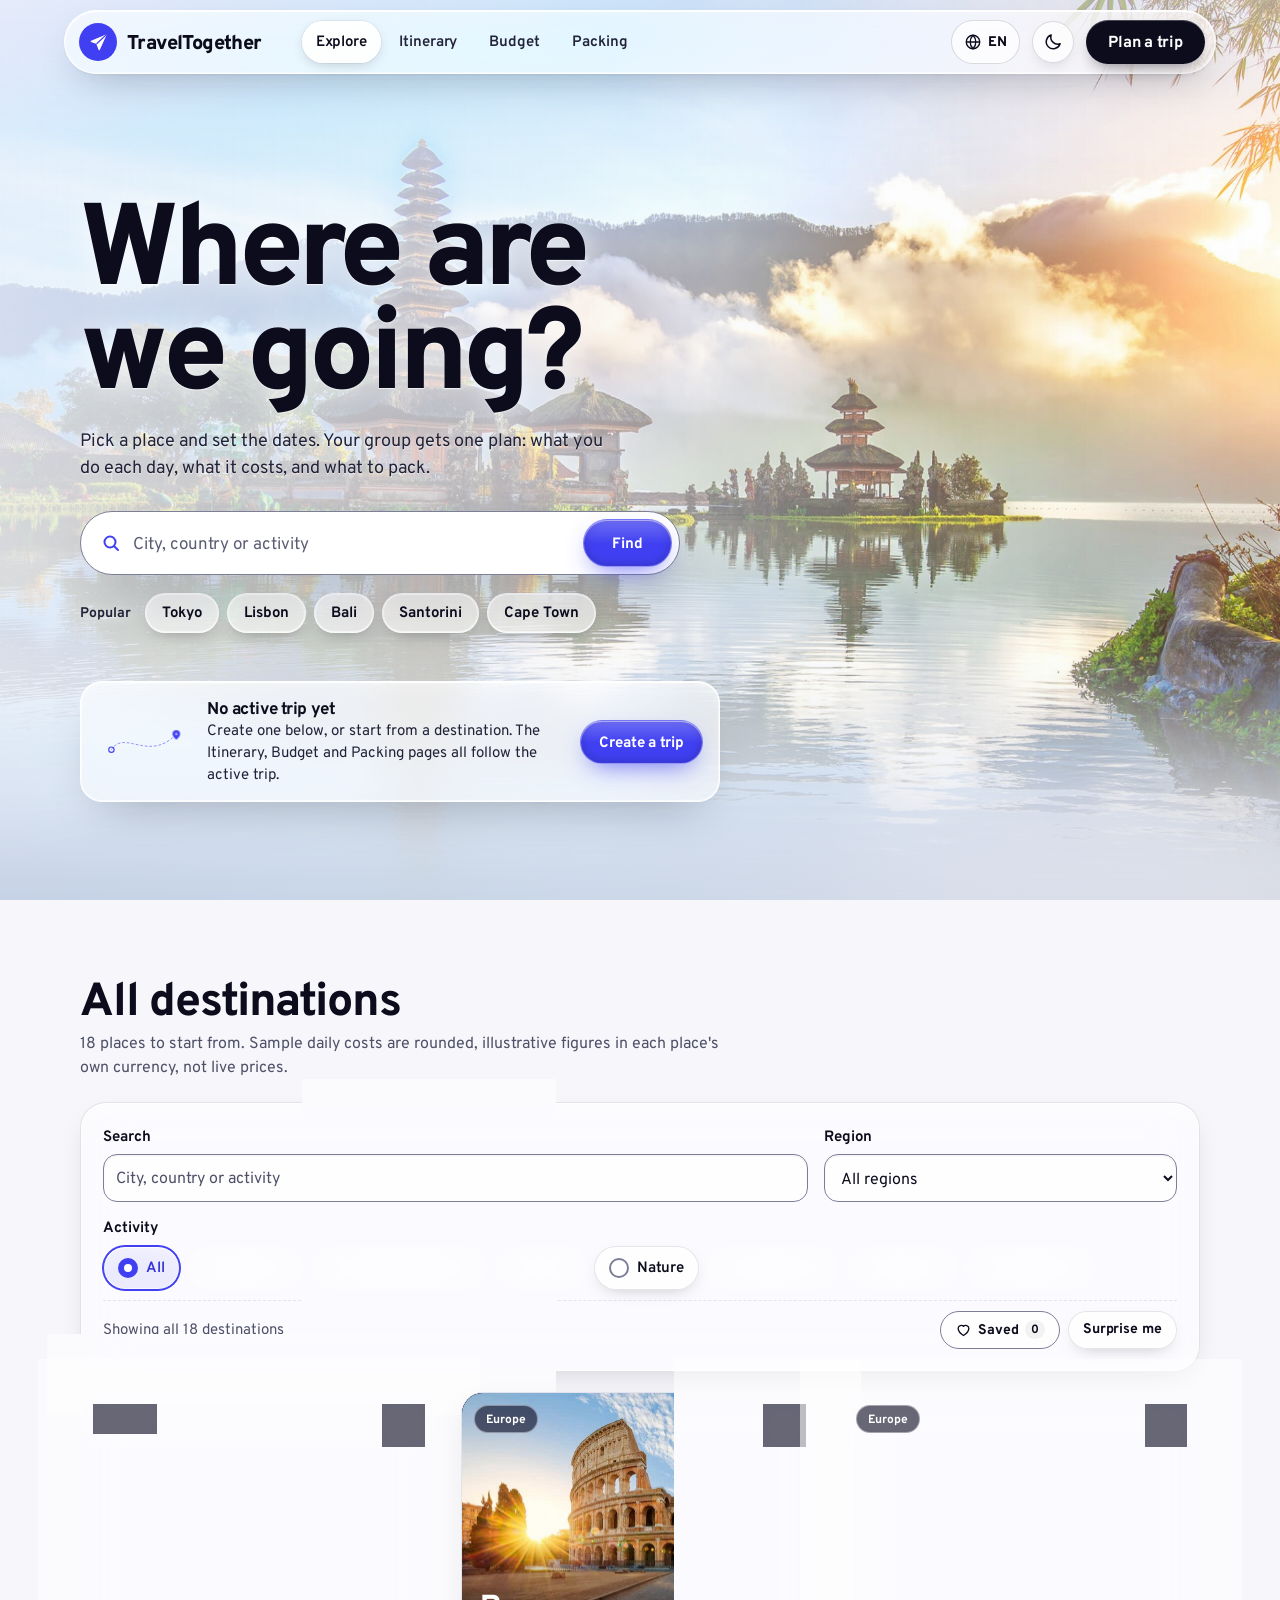
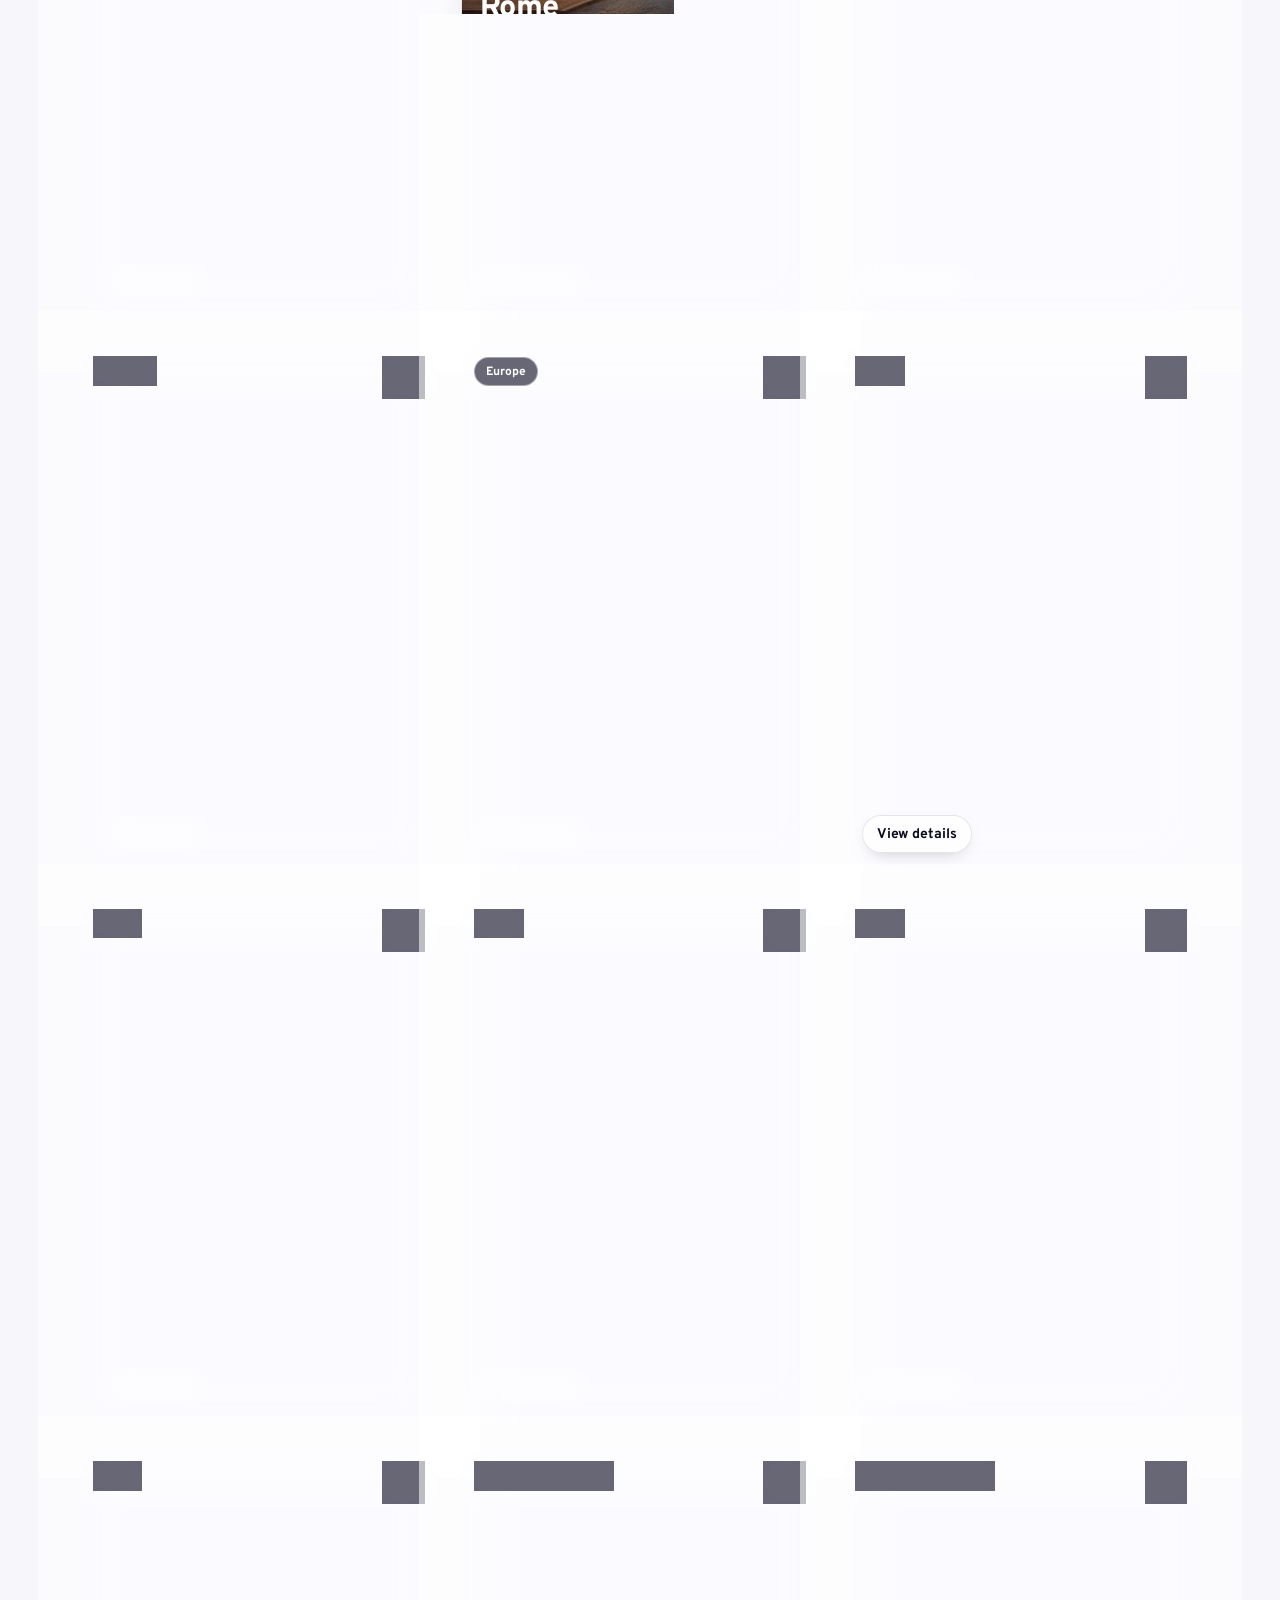
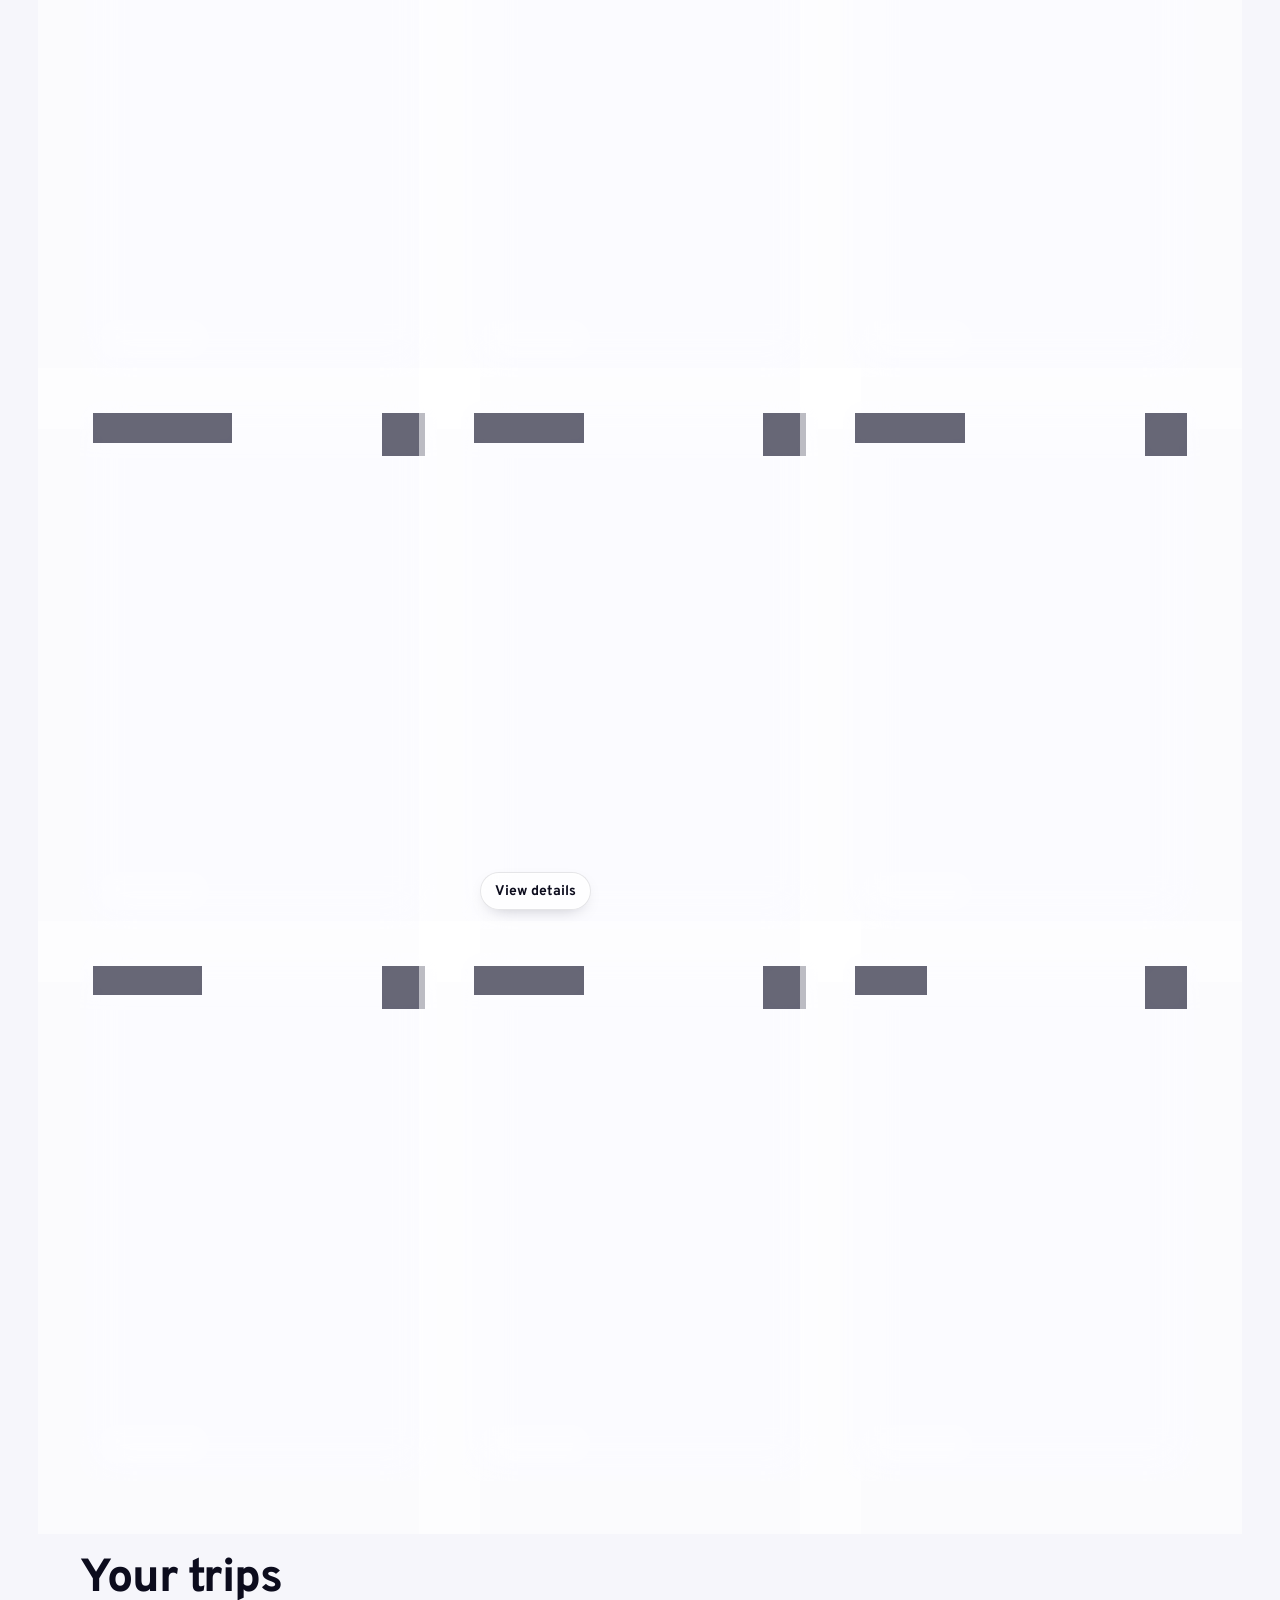
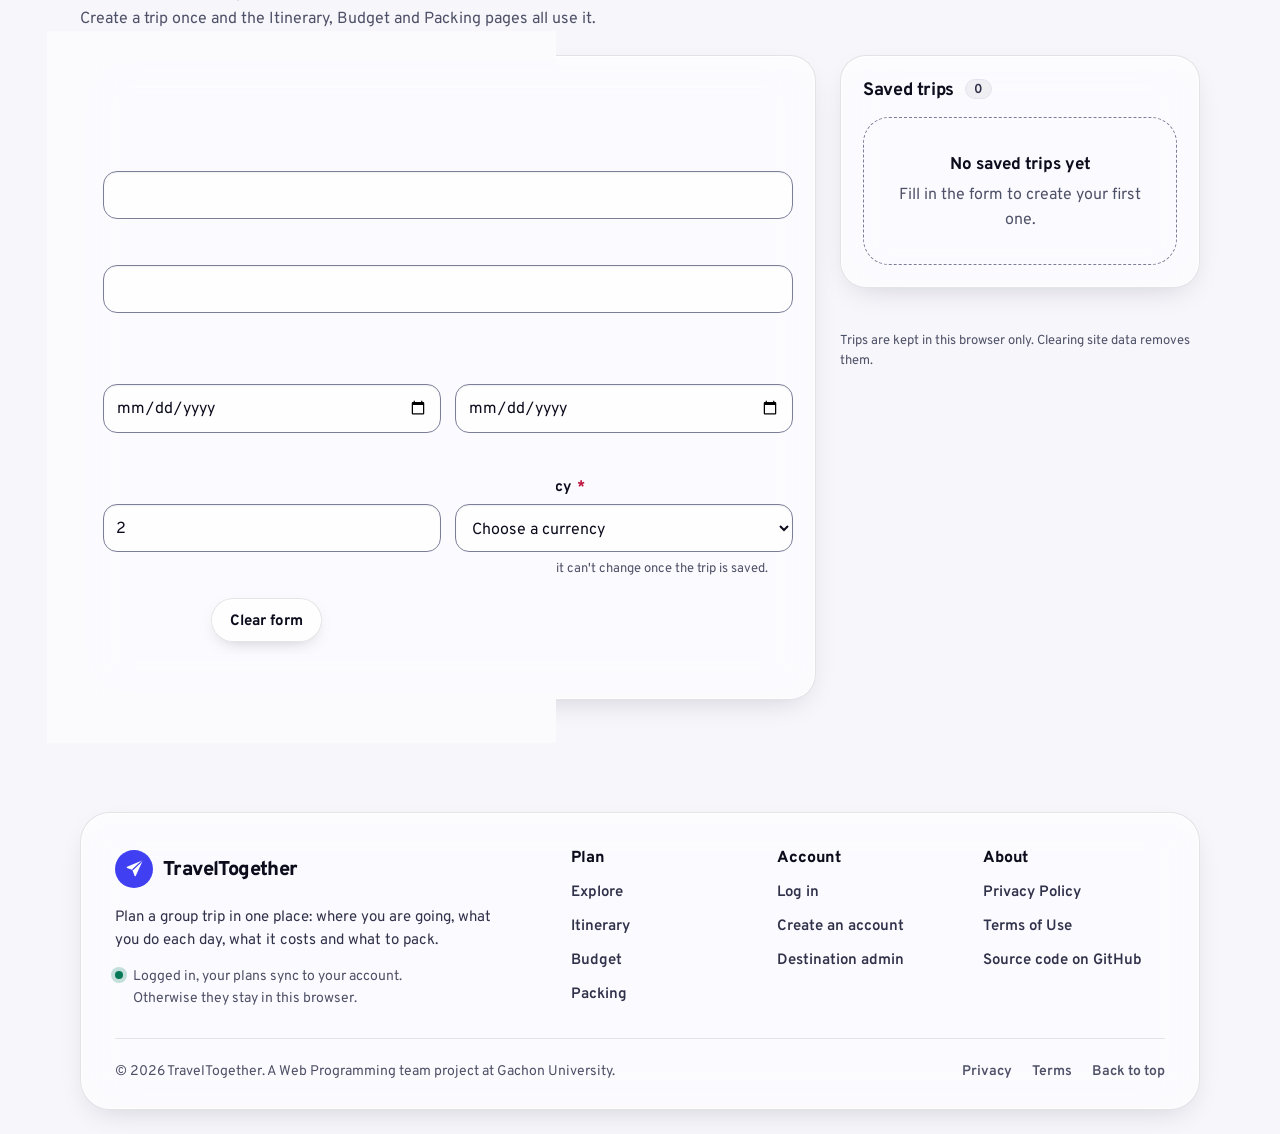
<file: index.html>
<!doctype html>
<html lang="en">
  <head>
    <meta charset="utf-8">
    <meta name="viewport" content="width=device-width, initial-scale=1">
    <meta name="color-scheme" content="light dark">
    <meta name="theme-color" content="#0b0b22">
    <meta name="description" content="Browse destinations with sample daily costs, then create the trip your itinerary, budget and packing list will share.">
    <title>Explore destinations · TravelTogether</title>
    <link rel="icon" type="image/svg+xml" href="./logo.svg">
    <link rel="preload" href="./fonts/overpass.woff" as="font" type="font/woff" crossorigin>
    <link rel="stylesheet" href="./destinations.css?v=c62054afd0">
    <script>(function () {
  window.TP_I18N_VERSION = {"ru": "45b945db4b", "ko": "9fbc0c7b79", "uz": "33340f5e07"};
  /* Some browsers ship without Uzbek date data and print "2027 M04 10". When that happens,
     Uzbek dates are built from the English parts with Uzbek month and day names, and
     numbers use the Uzbek separators (510 000,50). */
  function uzbekDates() {
    try { if (/yanvar/i.test(new Intl.DateTimeFormat("uz", { month: "long" }).format(new Date(2027, 0, 15)))) return; } catch (error) { return; }
    var DTF = Intl.DateTimeFormat, NF = Intl.NumberFormat;
    var M = ["yanvar", "fevral", "mart", "aprel", "may", "iyun", "iyul", "avgust", "sentabr", "oktabr", "noyabr", "dekabr"];
    var MS = ["yan", "fev", "mar", "apr", "may", "iyn", "iyl", "avg", "sen", "okt", "noy", "dek"];
    var W = ["yakshanba", "dushanba", "seshanba", "chorshanba", "payshanba", "juma", "shanba"];
    var WS = ["Yak", "Dush", "Sesh", "Chor", "Pay", "Jum", "Shan"];
    var uz = function (locales) { return /^uz/i.test(String(Array.isArray(locales) ? locales[0] : locales || "")); };
    function UzDate(locales, options) {
      if (!uz(locales)) return new DTF(locales, options);
      var inner = new DTF("en-GB", Object.assign({}, options, { hourCycle: "h23" }));
      var opt = inner.resolvedOptions();
      var word = function (part, date) {
        if (part.type === "month" && !/numeric|2-digit/.test(opt.month)) return Object.assign({}, part, { value: (opt.month === "long" ? M : MS)[date.getMonth()] });
        if (part.type === "weekday") return Object.assign({}, part, { value: (opt.weekday === "long" ? W : WS)[date.getDay()] });
        return part;
      };
      var join = function (parts) {
        var out = "";
        for (var i = 0; i < parts.length; i++) {
          var p = parts[i], next = parts[i + 2];
          if (p.type === "day" && parts[i + 1] && parts[i + 1].type === "literal" && next && next.type === "month" && isNaN(next.value)) { out += p.value + "-" + next.value; i += 2; continue; }
          out += p.value;
        }
        return out;
      };
      var self = Object.create(UzDate.prototype);
      self.formatToParts = function (date) { date = new Date(date === undefined ? Date.now() : date); return inner.formatToParts(date).map(function (p) { return word(p, date); }); };
      self.format = function (date) { return join(self.formatToParts(date)); };
      self.formatRangeToParts = function (a, b) { var A = new Date(a), B = new Date(b); return inner.formatRangeToParts(A, B).map(function (p) { return word(p, p.source === "endRange" ? B : A); }); };
      self.formatRange = function (a, b) { return join(self.formatRangeToParts(a, b)); };
      self.resolvedOptions = function () { return Object.assign({}, opt, { locale: "uz" }); };
      return self;
    }
    UzDate.supportedLocalesOf = DTF.supportedLocalesOf;
    function UzNumber(locales, options) { return new NF(uz(locales) ? "ru" : locales, options); }
    UzNumber.supportedLocalesOf = NF.supportedLocalesOf;
    Intl.DateTimeFormat = UzDate;
    Intl.NumberFormat = UzNumber;
  }
  var theme = null;
  try { theme = window.localStorage.getItem("tp:theme"); } catch (error) {}
  if (theme !== "light" && theme !== "dark") {
    theme = window.matchMedia && window.matchMedia("(prefers-color-scheme: dark)").matches ? "dark" : "light";
  }
  document.documentElement.setAttribute("data-theme", theme);
  var lang = null;
  try { lang = window.localStorage.getItem("tp:lang"); } catch (error) {}
  if (lang === "ru" || lang === "ko" || lang === "uz") {
    document.documentElement.setAttribute("data-lang", lang);
    if (lang === "uz") uzbekDates();
    document.documentElement.setAttribute("lang", lang === "uz" ? "uz-Latn" : lang);
    var dict = document.createElement("script");
    dict.src = "./i18n/" + lang + ".js?v=" + (window.TP_I18N_VERSION || {})[lang];
    dict.async = true;
    document.head.appendChild(dict);
  }
  var meta = document.querySelector('meta[name="theme-color"]');
  if (meta) meta.setAttribute("content", theme === "dark" ? "#060b18" : "#f8fafc");
})();</script>
    <script type="speculationrules">{"prefetch": [{"source": "document", "where": {"selector_matches": ".primary-nav a, .footer-links a, .header-cta, .brand"}, "eagerness": "moderate"}]}</script>
  </head>
  <body>
    <a class="skip-link" href="#main">Skip to main content</a>
    <header class="site-header">
      <div class="header-inner">
        <a class="brand" href="./index.html"><span class="brand-mark"><svg viewBox="0 0 24 24" aria-hidden="true" focusable="false"><path d="M21 3 3 10.6l7 2.6L12.8 21 21 3z"/><path d="M10 13.2 21 3"/></svg></span><span>TravelTogether</span></a>
        <nav class="primary-nav" aria-label="Primary">
          <a href="./index.html" aria-current="page">Explore</a>
          <a href="./itinerary.html">Itinerary</a>
          <a href="./budget.html">Budget</a>
          <a href="./packing.html">Packing</a>
        </nav>
        <div class="account" id="account" hidden></div>
        <details class="lang-menu" id="lang-menu">
          <summary class="lang-button" aria-label="Language" title="Language">
            <svg viewBox="0 0 24 24" aria-hidden="true" focusable="false"><circle cx="12" cy="12" r="9"/><path d="M3 12h18M12 3c2.5 2.6 3.8 5.6 3.8 9s-1.3 6.4-3.8 9c-2.5-2.6-3.8-5.6-3.8-9S9.5 5.6 12 3z"/></svg>
            <span class="lang-current" translate="no">EN</span>
          </summary>
          <div class="lang-list" role="group" aria-label="Language"></div>
        </details>
        <button class="theme-toggle" id="theme-toggle" type="button" aria-label="Switch theme" title="Switch theme">
          <svg class="icon-moon" viewBox="0 0 24 24" aria-hidden="true" focusable="false"><path d="M20.5 14.2A8.5 8.5 0 0 1 9.8 3.5a8.5 8.5 0 1 0 10.7 10.7z"/></svg>
          <svg class="icon-sun" viewBox="0 0 24 24" aria-hidden="true" focusable="false"><circle cx="12" cy="12" r="4.2"/><path d="M12 2.5v2.2M12 19.3v2.2M2.5 12h2.2M19.3 12h2.2M5.3 5.3l1.6 1.6M17.1 17.1l1.6 1.6M18.7 5.3l-1.6 1.6M6.9 17.1l-1.6 1.6"/></svg>
        </button>
        <a class="header-cta" href="./index.html#trip-form" data-i18n="header: Plan a trip">Plan a trip</a>
      </div>
    </header>
    <main id="main" class="page-shell" tabindex="-1">
      <div class="notice" id="notice" hidden>
        <p class="notice-text"></p>
        <button class="icon-button" id="notice-close" type="button" aria-label="Dismiss message"><svg viewBox="0 0 20 20" aria-hidden="true" focusable="false"><path d="M5 5l10 10M15 5L5 15"/></svg></button>
      </div>

      <noscript>
        <p class="notice" data-kind="warning"><span class="notice-text">TravelTogether needs JavaScript to browse destinations and save trips. Please turn it on and reload.</span></p>
      </noscript>

      <section class="hero" aria-labelledby="hero-title">
        <div class="hero-photo" aria-hidden="true"></div>
        <div class="hero-copy">
          <h1 id="hero-title">Where are we going?</h1>
          <p class="lede">Pick a place and set the dates. Your group gets one plan: what you do each day, what it costs, and what to pack.</p>
          <form class="hero-search" id="hero-search" role="search" aria-label="Find a destination">
            <svg viewBox="0 0 20 20" aria-hidden="true" focusable="false"><circle cx="9" cy="9" r="5.5"/><path d="M13.2 13.2 17 17"/></svg>
            <input id="hero-q" type="search" aria-label="Search places, countries or activities" placeholder="City, country or activity" autocomplete="off"
              role="combobox" aria-autocomplete="list" aria-expanded="false" aria-controls="hero-suggest" aria-haspopup="listbox">
            <button class="button button-primary" type="submit">Find</button>
            <div class="suggest" id="hero-suggest" role="listbox" aria-label="Suggestions" hidden></div>
            <p class="visually-hidden" id="suggest-status" role="status" aria-live="polite"></p>
          </form>
          <div class="hero-picks" id="hero-picks">
            <p id="picks-label">Popular</p>
            <ul aria-labelledby="picks-label">
              <li><button class="hero-pick" type="button" data-pick="tokyo">Tokyo</button></li>
              <li><button class="hero-pick" type="button" data-pick="lisbon">Lisbon</button></li>
              <li><button class="hero-pick" type="button" data-pick="bali">Bali</button></li>
              <li><button class="hero-pick" type="button" data-pick="santorini">Santorini</button></li>
              <li><button class="hero-pick" type="button" data-pick="cape-town">Cape Town</button></li>
            </ul>
          </div>
        </div>
        <div id="active-trip"></div>
      </section>

      <section class="section" id="destinations" aria-labelledby="destinations-title">
        <div class="section-head">
          <h2 id="destinations-title" tabindex="-1">All destinations</h2>
          <p class="lede" id="dest-lede">Places to start from. Sample daily costs are rounded, illustrative figures in each place's own currency, not live prices.</p>
        </div>

        <form class="filters panel" id="filters" role="search" aria-label="Filter destinations">
          <div class="filter-row">
            <div class="field">
              <label for="search">Search</label>
              <input id="search" type="search" placeholder="City, country or activity" autocomplete="off">
            </div>
            <div class="field">
              <label for="region">Region</label>
              <select id="region"><option value="all">All regions</option></select>
            </div>
          </div>
          <fieldset>
            <legend>Activity</legend>
            <div class="choice-group" id="activity-group"></div>
          </fieldset>
          <div class="results-bar">
            <p id="results-count" role="status"></p>
            <div class="results-tools">
              <button class="saved-toggle" type="button" id="saved-only" aria-pressed="false"><svg viewBox="0 0 24 24" aria-hidden="true" focusable="false"><path d="M12 20.5s-7.5-4.6-7.5-10.2A4.3 4.3 0 0 1 12 7.6a4.3 4.3 0 0 1 7.5 2.7c0 5.6-7.5 10.2-7.5 10.2z"/></svg>Saved <span id="saved-count">0</span></button>
              <button class="button button-secondary button-small" type="button" id="surprise">Surprise me</button>
              <button class="button button-text button-small" type="button" id="clear-filters" hidden>Clear filters</button>
            </div>
          </div>
        </form>

        <ul class="dest-grid" id="dest-grid" role="list" aria-label="Destinations"></ul>
        <div class="empty-state" id="dest-empty" hidden>
          <strong>No destinations match</strong>
          <span id="dest-empty-text">Try a different word, or clear the filters.</span>
          <button class="button button-secondary" type="button" id="dest-empty-clear">Clear filters</button>
        </div>
      </section>

      <section class="section" id="trips" aria-labelledby="trips-title">
        <div class="section-head">
          <h2 id="trips-title" tabindex="-1">Your trips</h2>
          <p class="lede">Create a trip once and the Itinerary, Budget and Packing pages all use it.</p>
        </div>

        <div class="content-grid">
          <div class="panel" id="trip-panel">
            <div class="panel-head">
              <div>
                <h3 id="form-title" tabindex="-1">Create a trip</h3>
                <p id="form-sub">Start from a destination above, or type your own.</p>
              </div>
            </div>

            <div class="form-success" id="form-success" role="status" tabindex="-1" hidden>
              <p id="form-success-text"></p>
              <div class="form-success-links" id="form-success-links">
                <a href="./itinerary.html">Plan the itinerary</a>
                <a href="./budget.html">Set a budget</a>
                <a href="./packing.html">Start packing</a>
                <button class="button button-secondary button-small" type="button" id="make-active" hidden>Make this the active trip</button>
              </div>
            </div>

            <form id="trip-form" novalidate autocomplete="off" aria-labelledby="form-title">
              <p class="form-error" id="form-error" role="alert" hidden></p>

              <div class="field">
                <label for="trip-title">Trip name <span class="req" aria-hidden="true">*</span></label>
                <input id="trip-title" name="title" type="text" maxlength="80" required aria-describedby="trip-title-error">
                <p class="field-error" id="trip-title-error" role="alert" hidden></p>
              </div>

              <div class="field">
                <label for="trip-destination">Destination <span class="req" aria-hidden="true">*</span></label>
                <input id="trip-destination" name="destination" type="text" maxlength="100" required list="destination-options" aria-describedby="trip-destination-hint trip-destination-error">
                <datalist id="destination-options"></datalist>
                <p class="field-hint" id="trip-destination-hint">Pick a suggestion or type any place.</p>
                <p class="field-error" id="trip-destination-error" role="alert" hidden></p>
              </div>

              <div class="form-row">
                <div class="field">
                  <label for="trip-start">Start date <span class="req" aria-hidden="true">*</span></label>
                  <input id="trip-start" name="startDate" type="date" min="1900-01-01" max="2100-12-31" required aria-describedby="trip-start-error">
                  <p class="field-error" id="trip-start-error" role="alert" hidden></p>
                </div>
                <div class="field">
                  <label for="trip-end">End date <span class="req" aria-hidden="true">*</span></label>
                  <input id="trip-end" name="endDate" type="date" min="1900-01-01" max="2100-12-31" required aria-describedby="trip-end-hint trip-end-error">
                  <p class="field-hint" id="trip-end-hint">Up to 90 days.</p>
                  <p class="field-error" id="trip-end-error" role="alert" hidden></p>
                </div>
              </div>

              <div class="form-row">
                <div class="field">
                  <label for="trip-travelers">Travelers <span class="req" aria-hidden="true">*</span></label>
                  <input id="trip-travelers" name="travelers" type="number" inputmode="numeric" min="1" max="20" step="1" value="2" required aria-describedby="trip-travelers-error">
                  <p class="field-error" id="trip-travelers-error" role="alert" hidden></p>
                </div>
                <div class="field">
                  <label for="trip-currency">Budget currency <span class="req" aria-hidden="true">*</span></label>
                  <select id="trip-currency" name="currency" aria-describedby="trip-currency-hint trip-currency-error"></select>
                  <p class="field-hint" id="trip-currency-hint">Choose carefully: it can't change once the trip is saved.</p>
                  <p class="field-error" id="trip-currency-error" role="alert" hidden></p>
                </div>
              </div>

              <p class="estimate" id="estimate" hidden></p>

              <div class="form-actions">
                <button class="button button-primary" id="save-trip" type="submit">Save trip</button>
                <button class="button button-secondary" id="reset-form" type="button">Clear form</button>
              </div>
              <p class="required-note"><span class="req" aria-hidden="true">*</span> Required</p>
            </form>
          </div>

          <div class="stack">
            <section class="panel" id="saved-trips" aria-labelledby="saved-title">
              <div class="panel-head">
                <h3 id="saved-title" tabindex="-1">Saved trips <span class="count-badge" id="trip-count">0</span></h3>
              </div>
              <ul class="trip-list" id="trip-list" role="list"></ul>
              <div class="empty-state" id="trip-empty">
                <strong>No saved trips yet</strong>
                <span>Fill in the form to create your first one.</span>
              </div>
            </section>
            <p class="storage-note">Trips are kept in this browser only. Clearing site data removes them.</p>
          </div>
        </div>
      </section>

      <dialog class="dialog dialog-wide" id="detail-dialog" aria-labelledby="detail-title">
        <div class="detail">
          <div class="detail-scene" id="detail-scene"></div>
          <a class="photo-credit" id="detail-credit" href="https://en.wikipedia.org/" target="_blank" rel="noopener" hidden>Photo: Wikipedia</a>
          <button class="icon-button detail-close" id="detail-close" type="button" aria-label="Close details"><svg viewBox="0 0 20 20" aria-hidden="true" focusable="false"><path d="M5 5l10 10M15 5L5 15"/></svg></button>
          <div class="detail-body">
            <header>
              <h2 id="detail-title"></h2>
              <p class="muted" id="detail-sub"></p>
            </header>
            <div class="detail-layout">
            <div class="detail-main">
            <p id="detail-blurb"></p>
            <div class="detail-columns">
              <section aria-labelledby="detail-hl-title">
                <h3 id="detail-hl-title">Highlights</h3>
                <ul class="check-list" id="detail-highlights" role="list"></ul>
              </section>
              <section aria-labelledby="detail-facts-title">
                <h3 id="detail-facts-title">Good to know</h3>
                <dl class="facts" id="detail-facts"></dl>
              </section>
            </div>
            <section aria-labelledby="detail-cost-title">
              <h3 id="detail-cost-title">Sample daily costs</h3>
              <p class="muted" id="detail-cost-note"></p>
              <table class="cost-table">
                <caption class="visually-hidden" id="detail-cost-caption"></caption>
                <thead><tr><th scope="col">Per person, per day</th><th scope="col">Sample amount</th></tr></thead>
                <tbody id="detail-cost-rows"></tbody>
                <tfoot><tr><th scope="row">Estimated total</th><td id="detail-cost-total"></td></tr></tfoot>
              </table>
            </section>
            </div>
            <aside class="price-box" aria-labelledby="price-title">
              <p class="price-kicker" id="price-title">Plans from</p>
              <div class="price-main">
                <p class="price-amount"><span id="price-from"></span> <small>per person</small></p>
                <p class="price-note" id="price-note"></p>
                <ul class="price-includes" id="price-includes" role="list"></ul>
                <button class="button button-primary price-cta" id="plans-open" type="button" aria-expanded="false" aria-controls="detail-plans">Other plans</button>
              </div>
            </aside>
            </div>
            <section class="plans" id="detail-plans" aria-labelledby="plans-title" hidden>
              <div class="plans-head">
                <h3 id="plans-title" tabindex="-1">Choose a plan</h3>
                <p class="muted">Cheapest first. Sample prices for planning, not live fares. Choosing a plan creates the trip with its itinerary and budget filled in.</p>
              </div>
              <ol class="plan-list" id="plan-list" aria-label="Plans, cheapest first"></ol>
              <form class="plan-book" id="plan-book" novalidate hidden aria-labelledby="book-title">
                <h4 id="book-title" tabindex="-1"></h4>
                <p class="muted" id="book-summary"></p>
                <div class="book-fields">
                  <div class="field">
                    <label for="book-start">Start date</label>
                    <input id="book-start" name="start" type="date" required aria-describedby="book-start-error">
                    <p class="field-error" id="book-start-error" hidden></p>
                  </div>
                  <div class="field">
                    <label for="book-travelers">Travelers</label>
                    <input id="book-travelers" name="travelers" type="number" min="1" max="20" step="1" inputmode="numeric" required aria-describedby="book-travelers-error">
                    <p class="field-error" id="book-travelers-error" hidden></p>
                  </div>
                </div>
                <p class="book-total" id="book-total" aria-live="polite"></p>
                <div class="book-actions">
                  <button class="button button-secondary" type="button" id="book-back">Back to plans</button>
                  <button class="button button-primary" type="submit" id="book-create">Create my trip</button>
                </div>
              </form>
              <div class="plan-done" id="plan-done" hidden>
                <h4 id="done-title" tabindex="-1"></h4>
                <p id="done-text"></p>
                <div class="done-links">
                  <a class="button button-primary" href="./itinerary.html">Open itinerary</a>
                  <a class="button button-secondary" href="./budget.html">Open budget</a>
                  <a class="button button-secondary" href="./packing.html">Packing list</a>
                </div>
              </div>
            </section>
            <div class="dialog-actions">
              <button class="button button-secondary" type="button" id="detail-dismiss">Close</button>
              <button class="button button-secondary" type="button" id="detail-plan">Plan a trip</button>
            </div>
          </div>
        </div>
      </dialog>
    </main>
    <div id="live" class="visually-hidden" role="status" aria-live="polite" aria-atomic="true"></div>
    <footer class="site-footer">
      <div class="footer-top">
        <div class="footer-brand">
          <a class="brand" href="./index.html"><span class="brand-mark"><svg viewBox="0 0 24 24" aria-hidden="true" focusable="false"><path d="M21 3 3 10.6l7 2.6L12.8 21 21 3z"/><path d="M10 13.2 21 3"/></svg></span><span>TravelTogether</span></a>
          <p>Plan a group trip in one place: where you are going, what you do each day, what it costs and what to pack.</p>
          <p class="footer-save"><span aria-hidden="true"></span>Logged in, your plans sync to your account. Otherwise they stay in this browser.</p>
        </div>
        <nav class="footer-links" aria-label="Footer">
          <div>
            <h2>Plan</h2>
            <ul>
              <li><a href="./index.html">Explore</a></li>
              <li><a href="./itinerary.html">Itinerary</a></li>
              <li><a href="./budget.html">Budget</a></li>
              <li><a href="./packing.html">Packing</a></li>
            </ul>
          </div>
          <div>
            <h2>Account</h2>
            <ul>
              <li><a href="./login.html">Log in</a></li>
              <li><a href="./login.html?mode=signup">Create an account</a></li>
              <li><a href="./admin.html">Destination admin</a></li>
            </ul>
          </div>
          <div>
            <h2>About</h2>
            <ul>
              <li><a href="./privacy.html">Privacy Policy</a></li>
              <li><a href="./terms.html">Terms of Use</a></li>
              <li><a href="https://github.com/muso081/Travel">Source code on GitHub</a></li>
            </ul>
          </div>
        </nav>
      </div>
      <div class="footer-bottom">
        <p>© 2026 TravelTogether. A Web Programming team project at Gachon University.</p>
        <p class="footer-legal"><a href="./privacy.html">Privacy</a><a href="./terms.html">Terms</a><a href="#main">Back to top</a></p>
      </div>
    </footer>
    <script src="./destinations.js?v=ecffdb1899"></script>
  </body>
</html>
</file>
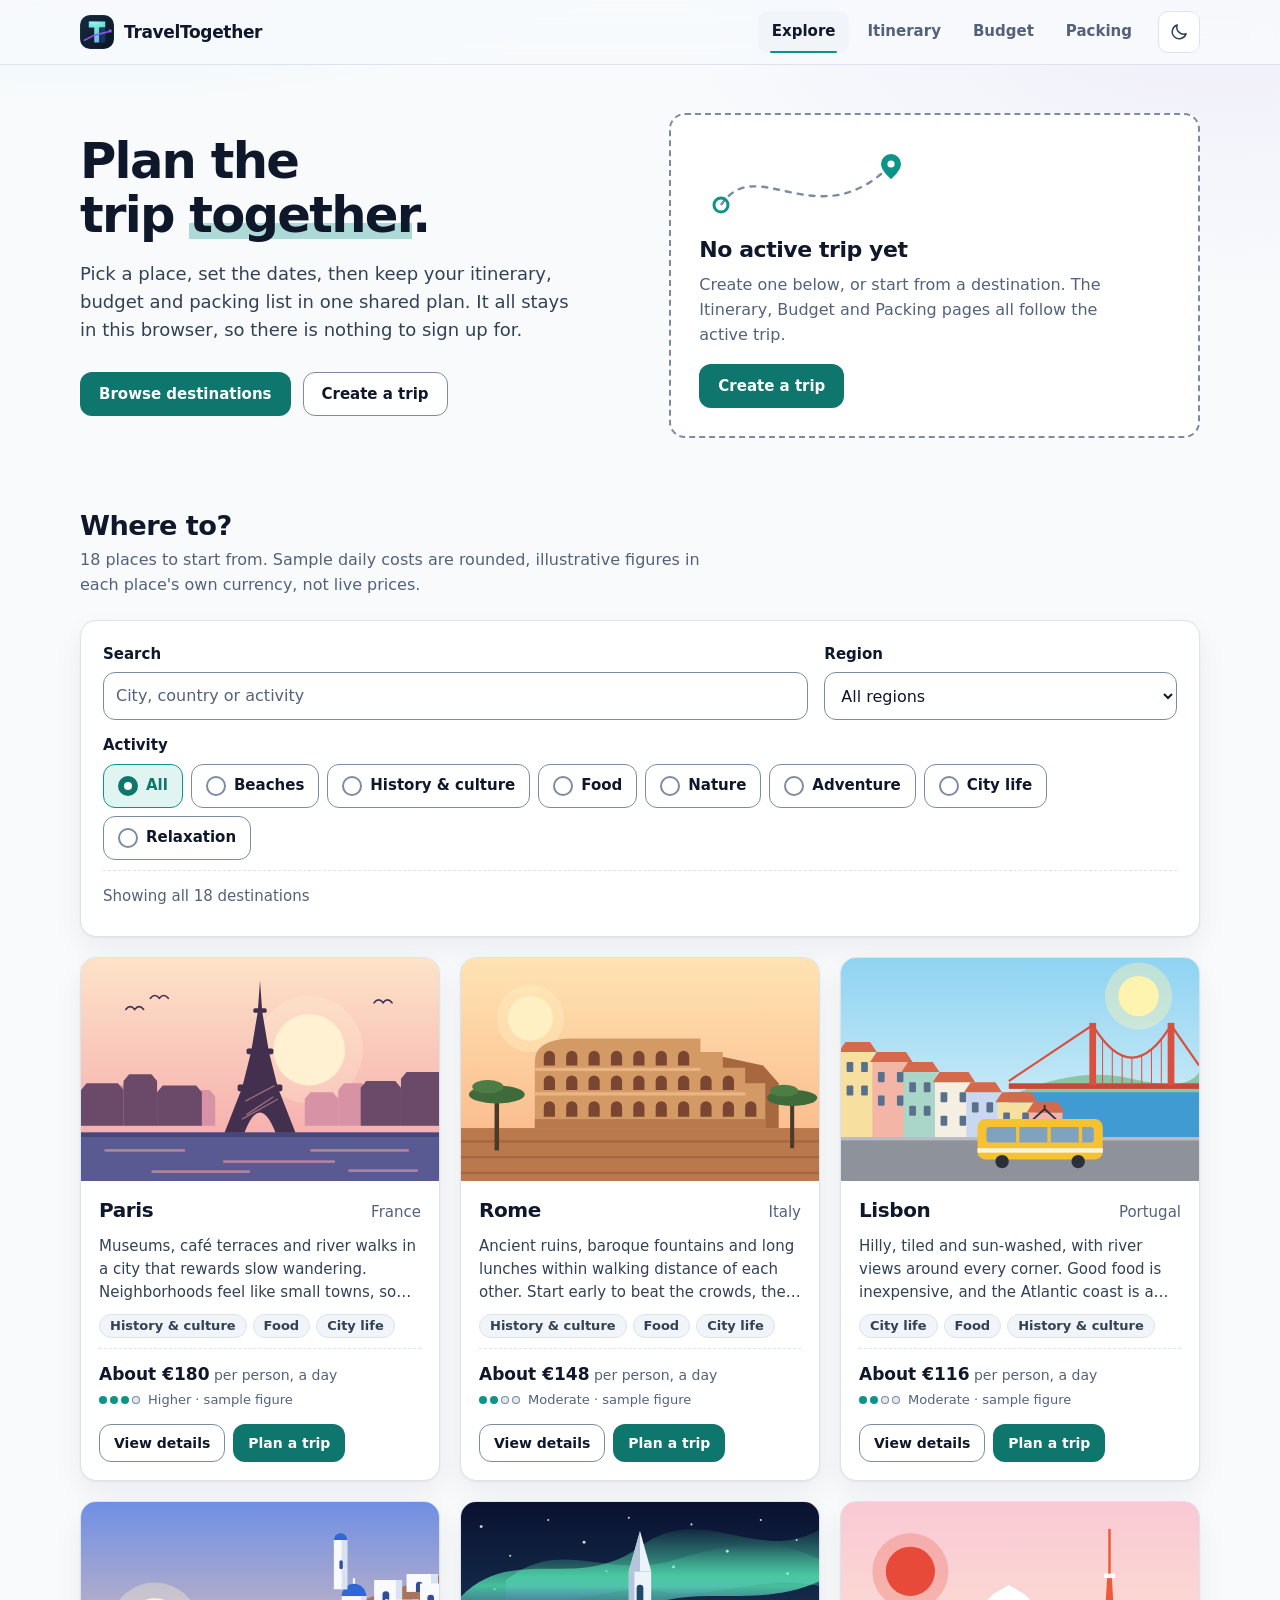
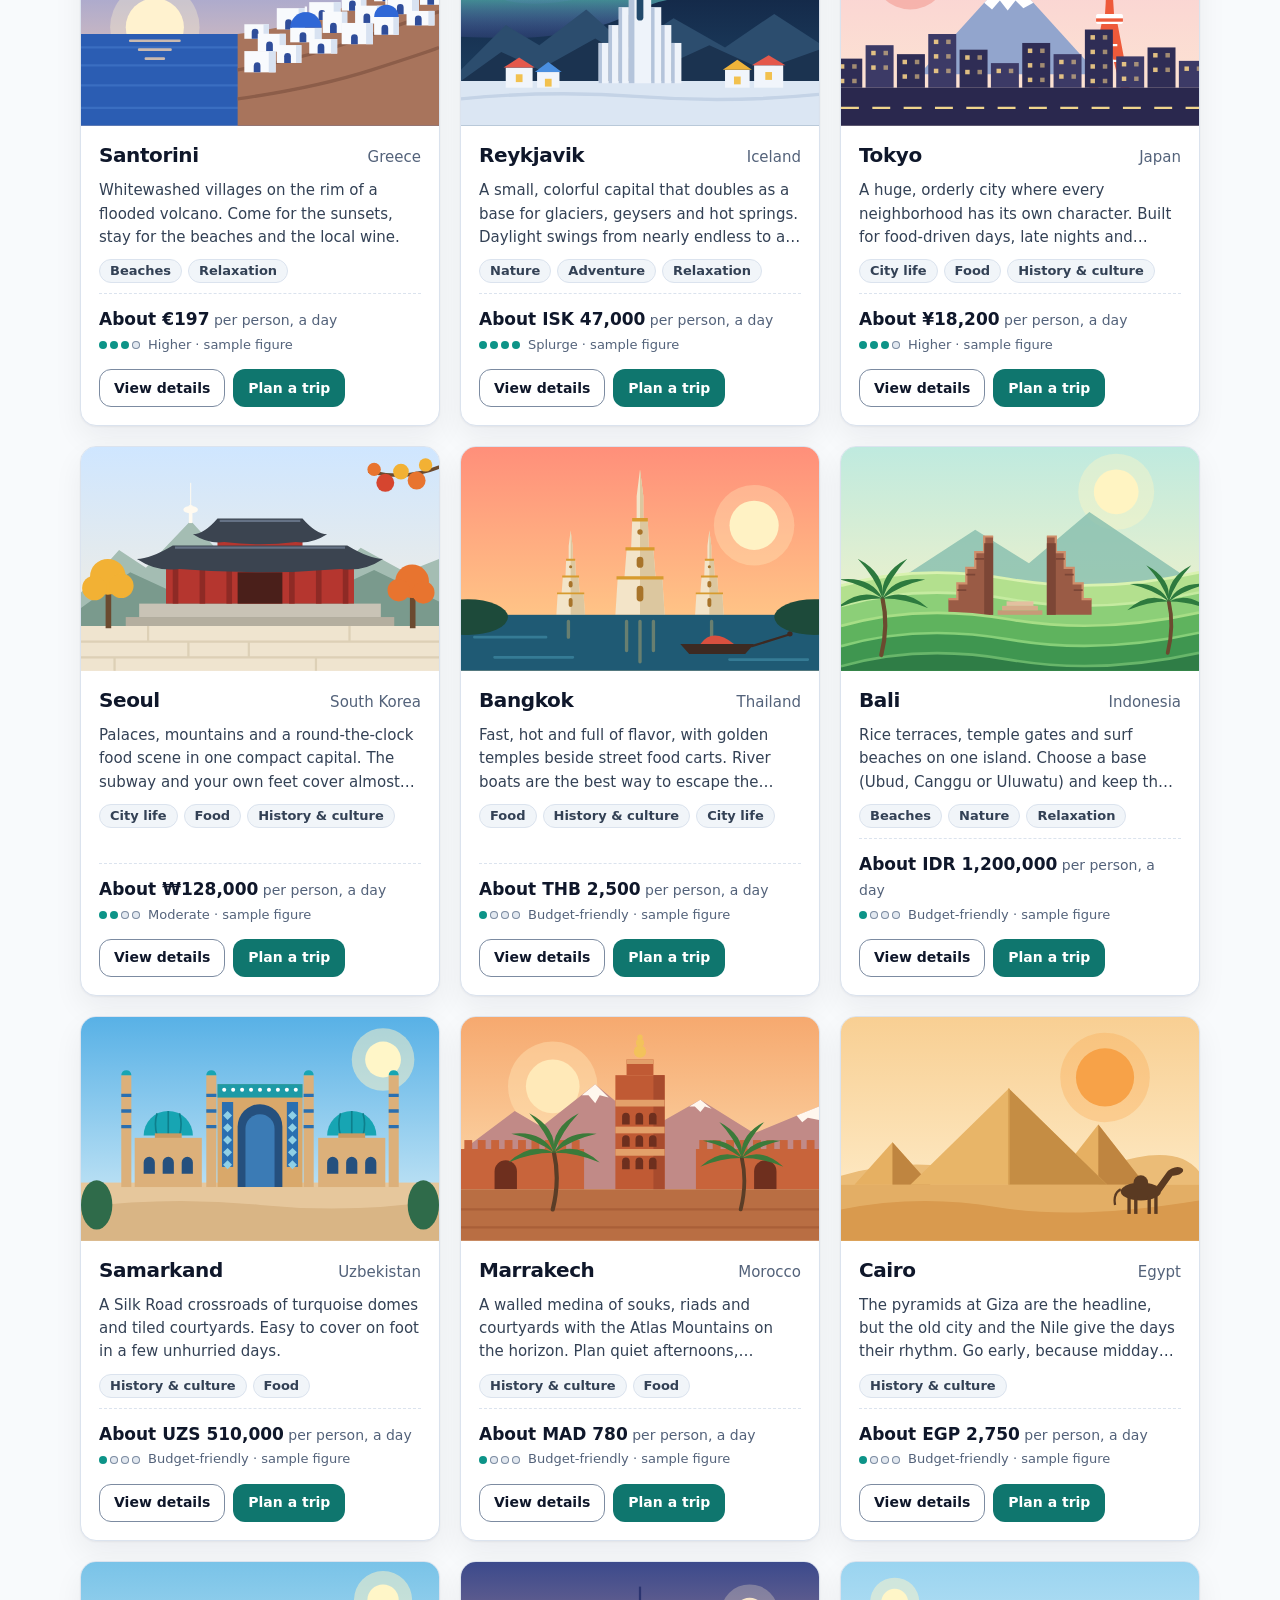
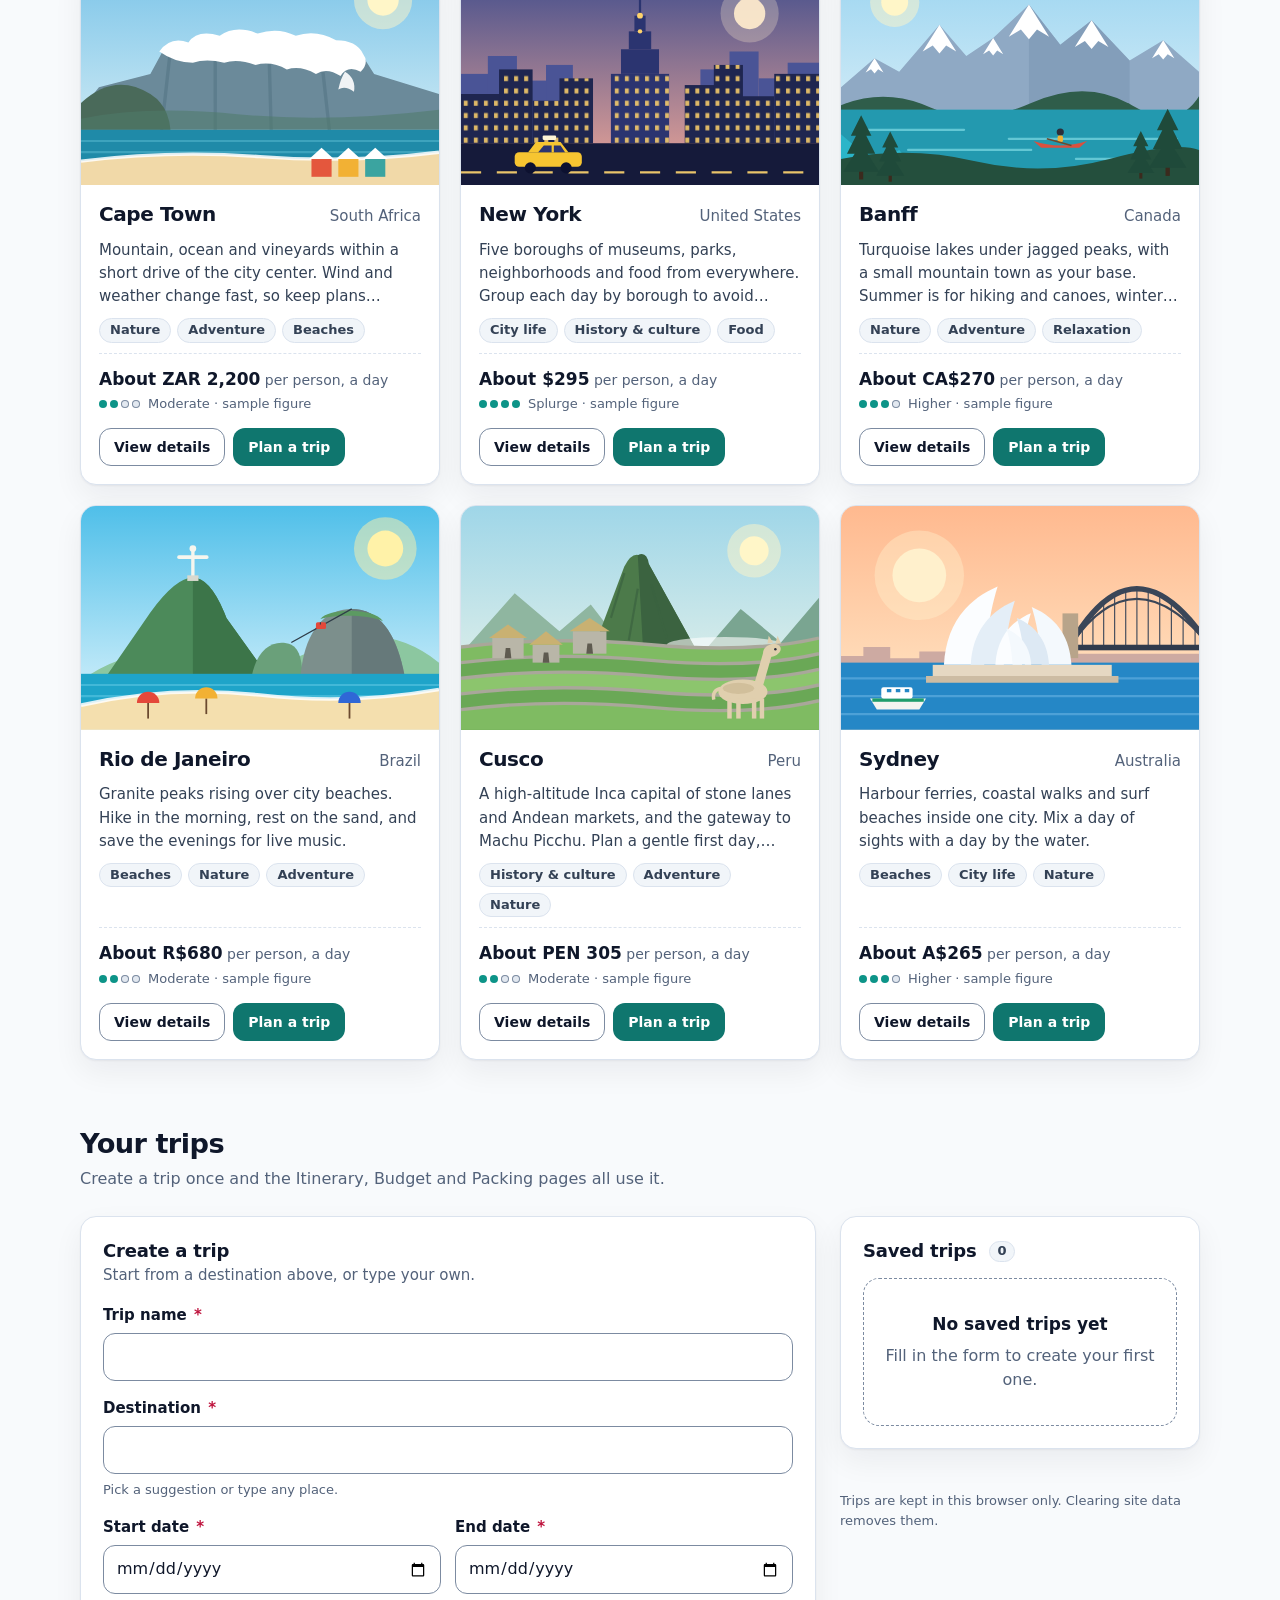
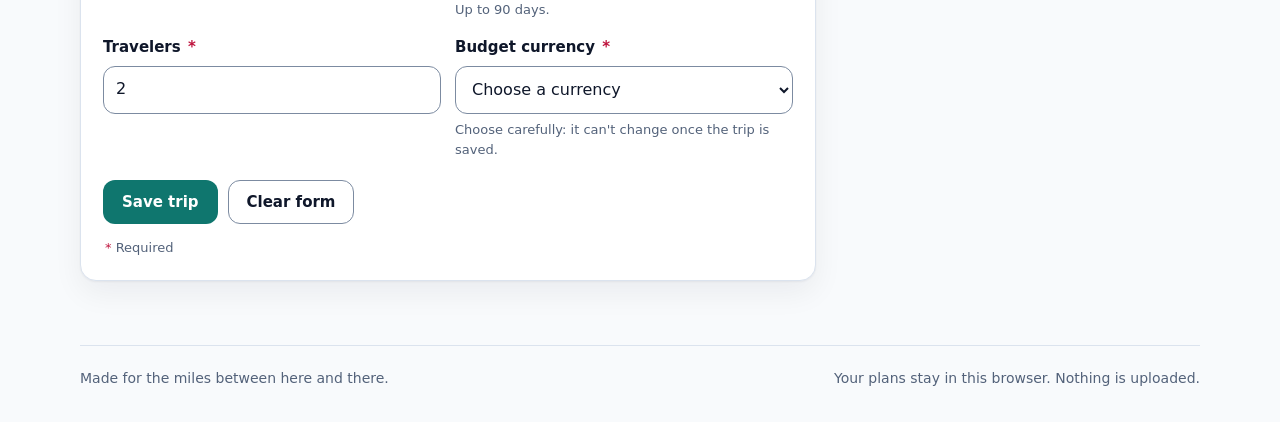
<file: TravelTogether-site-v3/index.html>
<!doctype html>
<html lang="en">
  <head>
    <meta charset="utf-8">
    <meta name="viewport" content="width=device-width, initial-scale=1">
    <meta name="color-scheme" content="light dark">
    <meta name="theme-color" content="#f8fafc">
    <meta name="description" content="Browse destinations with sample daily costs, then create the trip your itinerary, budget and packing list will share.">
    <title>Explore destinations · TravelTogether</title>
    <link rel="icon" type="image/svg+xml" href="./logo.svg">
    <link rel="stylesheet" href="./destinations.css">
    <script>(function () {
  var theme = null;
  try { theme = window.localStorage.getItem("tp:theme"); } catch (error) {}
  if (theme !== "light" && theme !== "dark") {
    theme = window.matchMedia && window.matchMedia("(prefers-color-scheme: dark)").matches ? "dark" : "light";
  }
  document.documentElement.setAttribute("data-theme", theme);
  var meta = document.querySelector('meta[name="theme-color"]');
  if (meta) meta.setAttribute("content", theme === "dark" ? "#060b18" : "#f8fafc");
})();</script>
  </head>
  <body>
    <a class="skip-link" href="#main">Skip to main content</a>
    <header class="site-header">
      <div class="header-inner">
        <a class="brand" href="./index.html"><img src="./logo.svg" alt="" width="34" height="34"><span>TravelTogether</span></a>
        <nav class="primary-nav" aria-label="Primary">
          <a href="./index.html" aria-current="page">Explore</a>
          <a href="./itinerary.html">Itinerary</a>
          <a href="./budget.html">Budget</a>
          <a href="./packing.html">Packing</a>
        </nav>
        <button class="theme-toggle" id="theme-toggle" type="button" aria-label="Switch theme" title="Switch theme">
          <svg class="icon-moon" viewBox="0 0 24 24" aria-hidden="true" focusable="false"><path d="M20.5 14.2A8.5 8.5 0 0 1 9.8 3.5a8.5 8.5 0 1 0 10.7 10.7z"/></svg>
          <svg class="icon-sun" viewBox="0 0 24 24" aria-hidden="true" focusable="false"><circle cx="12" cy="12" r="4.2"/><path d="M12 2.5v2.2M12 19.3v2.2M2.5 12h2.2M19.3 12h2.2M5.3 5.3l1.6 1.6M17.1 17.1l1.6 1.6M18.7 5.3l-1.6 1.6M6.9 17.1l-1.6 1.6"/></svg>
        </button>
      </div>
    </header>
    <main id="main" class="page-shell" tabindex="-1">
      <div class="notice" id="notice" hidden>
        <p class="notice-text"></p>
        <button class="icon-button" id="notice-close" type="button" aria-label="Dismiss message"><svg viewBox="0 0 20 20" aria-hidden="true" focusable="false"><path d="M5 5l10 10M15 5L5 15"/></svg></button>
      </div>

      <noscript>
        <p class="notice" data-kind="warning"><span class="notice-text">TravelTogether needs JavaScript to browse destinations and save trips. Please turn it on and reload.</span></p>
      </noscript>

      <section class="hero" aria-labelledby="hero-title">
        <div class="hero-copy">
          <h1 id="hero-title">Plan the trip <em>together</em>.</h1>
          <p class="lede">Pick a place, set the dates, then keep your itinerary, budget and packing list in one shared plan. It all stays in this browser, so there is nothing to sign up for.</p>
          <div class="hero-actions">
            <a class="button button-primary" href="#destinations" data-jump>Browse destinations</a>
            <a class="button button-secondary" href="#trip-form" data-jump>Create a trip</a>
          </div>
        </div>
        <div id="active-trip"></div>
      </section>

      <section class="section" id="destinations" aria-labelledby="destinations-title">
        <div class="section-head">
          <h2 id="destinations-title" tabindex="-1">Where to?</h2>
          <p class="lede" id="dest-lede">Places to start from. Sample daily costs are rounded, illustrative figures in each place's own currency, not live prices.</p>
        </div>

        <form class="filters panel" id="filters" role="search" aria-label="Filter destinations">
          <div class="filter-row">
            <div class="field">
              <label for="search">Search</label>
              <input id="search" type="search" placeholder="City, country or activity" autocomplete="off">
            </div>
            <div class="field">
              <label for="region">Region</label>
              <select id="region"><option value="all">All regions</option></select>
            </div>
          </div>
          <fieldset>
            <legend>Activity</legend>
            <div class="choice-group" id="activity-group"></div>
          </fieldset>
          <div class="results-bar">
            <p id="results-count" role="status"></p>
            <button class="button button-text button-small" type="button" id="clear-filters" hidden>Clear filters</button>
          </div>
        </form>

        <ul class="dest-grid" id="dest-grid" role="list" aria-label="Destinations"></ul>
        <div class="empty-state" id="dest-empty" hidden>
          <strong>No destinations match</strong>
          <span id="dest-empty-text">Try a different word, or clear the filters.</span>
          <button class="button button-secondary" type="button" id="dest-empty-clear">Clear filters</button>
        </div>
      </section>

      <section class="section" id="trips" aria-labelledby="trips-title">
        <div class="section-head">
          <h2 id="trips-title" tabindex="-1">Your trips</h2>
          <p class="lede">Create a trip once and the Itinerary, Budget and Packing pages all use it.</p>
        </div>

        <div class="content-grid">
          <div class="panel" id="trip-panel">
            <div class="panel-head">
              <div>
                <h3 id="form-title" tabindex="-1">Create a trip</h3>
                <p id="form-sub">Start from a destination above, or type your own.</p>
              </div>
            </div>

            <div class="form-success" id="form-success" role="status" tabindex="-1" hidden>
              <p id="form-success-text"></p>
              <div class="form-success-links" id="form-success-links">
                <a href="./itinerary.html">Plan the itinerary</a>
                <a href="./budget.html">Set a budget</a>
                <a href="./packing.html">Start packing</a>
                <button class="button button-secondary button-small" type="button" id="make-active" hidden>Make this the active trip</button>
              </div>
            </div>

            <form id="trip-form" novalidate autocomplete="off" aria-labelledby="form-title">
              <p class="form-error" id="form-error" role="alert" hidden></p>

              <div class="field">
                <label for="trip-title">Trip name <span class="req" aria-hidden="true">*</span></label>
                <input id="trip-title" name="title" type="text" maxlength="80" required aria-describedby="trip-title-error">
                <p class="field-error" id="trip-title-error" role="alert" hidden></p>
              </div>

              <div class="field">
                <label for="trip-destination">Destination <span class="req" aria-hidden="true">*</span></label>
                <input id="trip-destination" name="destination" type="text" maxlength="100" required list="destination-options" aria-describedby="trip-destination-hint trip-destination-error">
                <datalist id="destination-options"></datalist>
                <p class="field-hint" id="trip-destination-hint">Pick a suggestion or type any place.</p>
                <p class="field-error" id="trip-destination-error" role="alert" hidden></p>
              </div>

              <div class="form-row">
                <div class="field">
                  <label for="trip-start">Start date <span class="req" aria-hidden="true">*</span></label>
                  <input id="trip-start" name="startDate" type="date" min="1900-01-01" max="2100-12-31" required aria-describedby="trip-start-error">
                  <p class="field-error" id="trip-start-error" role="alert" hidden></p>
                </div>
                <div class="field">
                  <label for="trip-end">End date <span class="req" aria-hidden="true">*</span></label>
                  <input id="trip-end" name="endDate" type="date" min="1900-01-01" max="2100-12-31" required aria-describedby="trip-end-hint trip-end-error">
                  <p class="field-hint" id="trip-end-hint">Up to 90 days.</p>
                  <p class="field-error" id="trip-end-error" role="alert" hidden></p>
                </div>
              </div>

              <div class="form-row">
                <div class="field">
                  <label for="trip-travelers">Travelers <span class="req" aria-hidden="true">*</span></label>
                  <input id="trip-travelers" name="travelers" type="number" inputmode="numeric" min="1" max="20" step="1" value="2" required aria-describedby="trip-travelers-error">
                  <p class="field-error" id="trip-travelers-error" role="alert" hidden></p>
                </div>
                <div class="field">
                  <label for="trip-currency">Budget currency <span class="req" aria-hidden="true">*</span></label>
                  <select id="trip-currency" name="currency" aria-describedby="trip-currency-hint trip-currency-error"></select>
                  <p class="field-hint" id="trip-currency-hint">Choose carefully: it can't change once the trip is saved.</p>
                  <p class="field-error" id="trip-currency-error" role="alert" hidden></p>
                </div>
              </div>

              <p class="estimate" id="estimate" hidden></p>

              <div class="form-actions">
                <button class="button button-primary" id="save-trip" type="submit">Save trip</button>
                <button class="button button-secondary" id="reset-form" type="button">Clear form</button>
              </div>
              <p class="required-note"><span class="req" aria-hidden="true">*</span> Required</p>
            </form>
          </div>

          <div class="stack">
            <section class="panel" id="saved-trips" aria-labelledby="saved-title">
              <div class="panel-head">
                <h3 id="saved-title" tabindex="-1">Saved trips <span class="count-badge" id="trip-count">0</span></h3>
              </div>
              <ul class="trip-list" id="trip-list" role="list"></ul>
              <div class="empty-state" id="trip-empty">
                <strong>No saved trips yet</strong>
                <span>Fill in the form to create your first one.</span>
              </div>
            </section>
            <p class="storage-note">Trips are kept in this browser only. Clearing site data removes them.</p>
          </div>
        </div>
      </section>

      <dialog class="dialog dialog-wide" id="detail-dialog" aria-labelledby="detail-title">
        <div class="detail">
          <div class="detail-scene" id="detail-scene"></div>
          <button class="icon-button detail-close" id="detail-close" type="button" aria-label="Close details"><svg viewBox="0 0 20 20" aria-hidden="true" focusable="false"><path d="M5 5l10 10M15 5L5 15"/></svg></button>
          <div class="detail-body">
            <header>
              <h2 id="detail-title"></h2>
              <p class="muted" id="detail-sub"></p>
            </header>
            <p id="detail-blurb"></p>
            <div class="detail-columns">
              <section aria-labelledby="detail-hl-title">
                <h3 id="detail-hl-title">Highlights</h3>
                <ul class="check-list" id="detail-highlights" role="list"></ul>
              </section>
              <section aria-labelledby="detail-facts-title">
                <h3 id="detail-facts-title">Good to know</h3>
                <dl class="facts" id="detail-facts"></dl>
              </section>
            </div>
            <section aria-labelledby="detail-cost-title">
              <h3 id="detail-cost-title">Sample daily costs</h3>
              <p class="muted" id="detail-cost-note"></p>
              <table class="cost-table">
                <caption class="visually-hidden" id="detail-cost-caption"></caption>
                <thead><tr><th scope="col">Per person, per day</th><th scope="col">Sample amount</th></tr></thead>
                <tbody id="detail-cost-rows"></tbody>
                <tfoot><tr><th scope="row">Estimated total</th><td id="detail-cost-total"></td></tr></tfoot>
              </table>
            </section>
            <div class="dialog-actions">
              <button class="button button-secondary" type="button" id="detail-dismiss">Close</button>
              <button class="button button-primary" type="button" id="detail-plan">Plan a trip</button>
            </div>
          </div>
        </div>
      </dialog>
    </main>
    <div id="live" class="visually-hidden" role="status" aria-live="polite" aria-atomic="true"></div>
    <footer class="site-footer">
      <span>Made for the miles between here and there.</span>
      <span>Your plans stay in this browser. Nothing is uploaded.</span>
    </footer>
    <script src="./destinations.js"></script>
  </body>
</html>
</file>
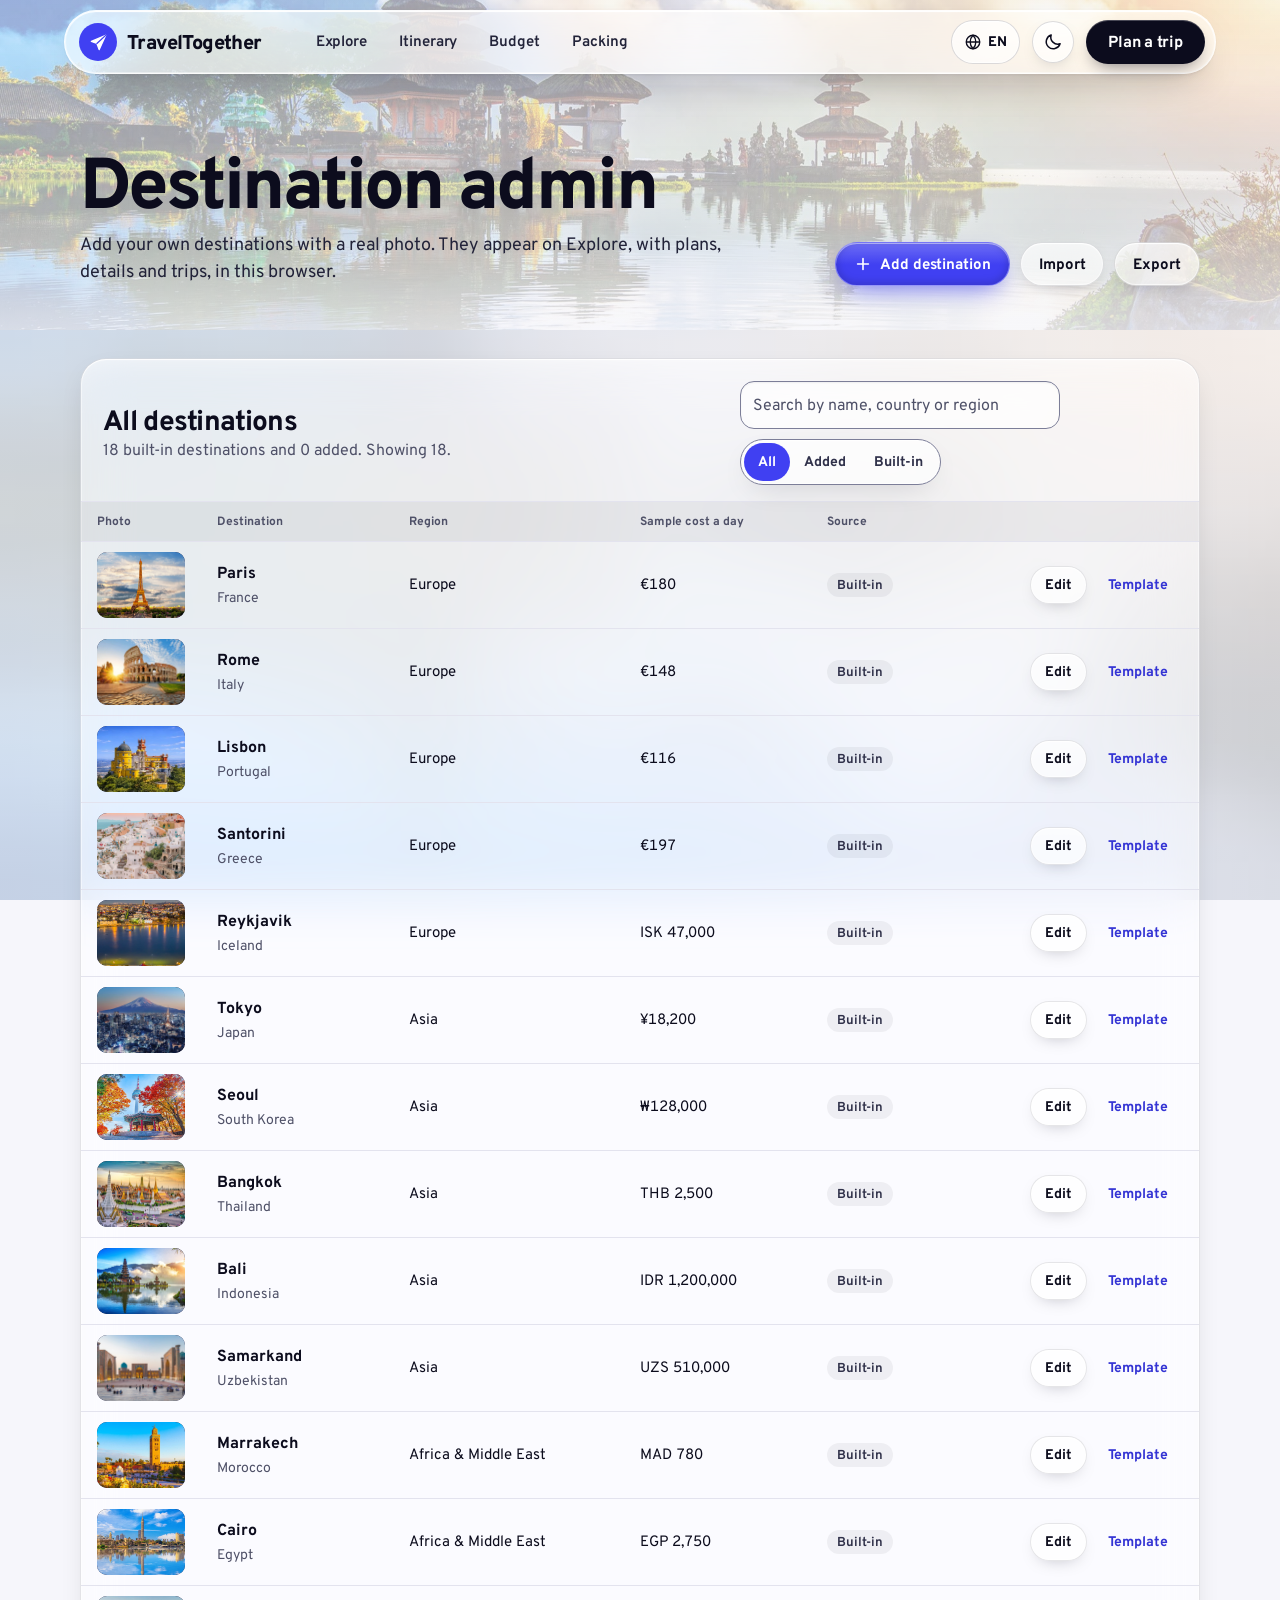
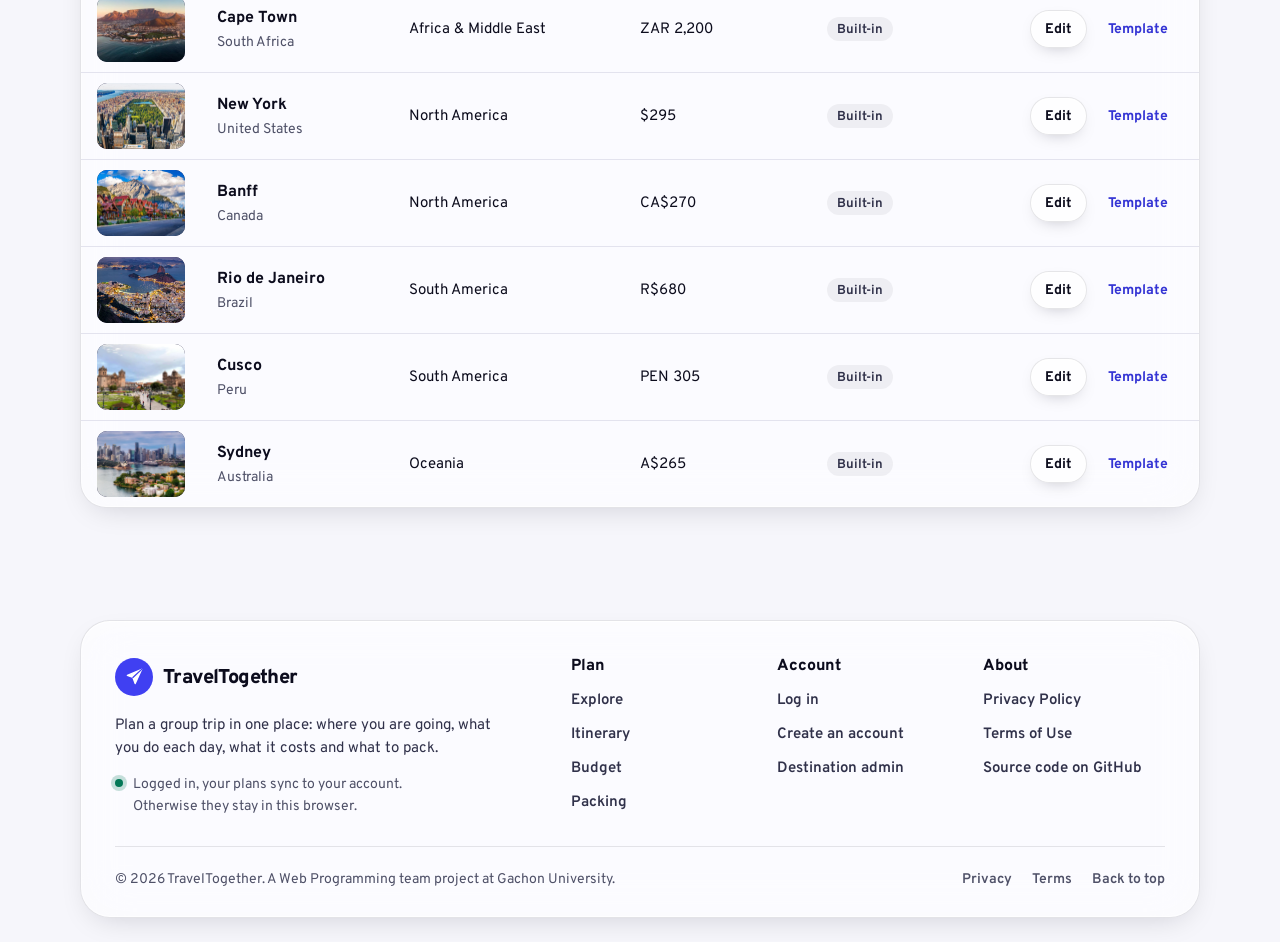
<file: admin.html>
<!doctype html>
<html lang="en">
  <head>
    <meta charset="utf-8">
    <meta name="viewport" content="width=device-width, initial-scale=1">
    <meta name="color-scheme" content="light dark">
    <meta name="theme-color" content="#0b0b22">
    <meta name="description" content="Add, edit and remove destinations with real photos. They appear on Explore in this browser.">
    <title>Destination admin · TravelTogether</title>
    <link rel="icon" type="image/svg+xml" href="./logo.svg">
    <link rel="preload" href="./fonts/overpass.woff" as="font" type="font/woff" crossorigin>
    <link rel="stylesheet" href="./admin.css?v=89dadc9aac">
    <script>(function () {
  window.TP_I18N_VERSION = {"ru": "45b945db4b", "ko": "9fbc0c7b79", "uz": "33340f5e07"};
  /* Some browsers ship without Uzbek date data and print "2027 M04 10". When that happens,
     Uzbek dates are built from the English parts with Uzbek month and day names, and
     numbers use the Uzbek separators (510 000,50). */
  function uzbekDates() {
    try { if (/yanvar/i.test(new Intl.DateTimeFormat("uz", { month: "long" }).format(new Date(2027, 0, 15)))) return; } catch (error) { return; }
    var DTF = Intl.DateTimeFormat, NF = Intl.NumberFormat;
    var M = ["yanvar", "fevral", "mart", "aprel", "may", "iyun", "iyul", "avgust", "sentabr", "oktabr", "noyabr", "dekabr"];
    var MS = ["yan", "fev", "mar", "apr", "may", "iyn", "iyl", "avg", "sen", "okt", "noy", "dek"];
    var W = ["yakshanba", "dushanba", "seshanba", "chorshanba", "payshanba", "juma", "shanba"];
    var WS = ["Yak", "Dush", "Sesh", "Chor", "Pay", "Jum", "Shan"];
    var uz = function (locales) { return /^uz/i.test(String(Array.isArray(locales) ? locales[0] : locales || "")); };
    function UzDate(locales, options) {
      if (!uz(locales)) return new DTF(locales, options);
      var inner = new DTF("en-GB", Object.assign({}, options, { hourCycle: "h23" }));
      var opt = inner.resolvedOptions();
      var word = function (part, date) {
        if (part.type === "month" && !/numeric|2-digit/.test(opt.month)) return Object.assign({}, part, { value: (opt.month === "long" ? M : MS)[date.getMonth()] });
        if (part.type === "weekday") return Object.assign({}, part, { value: (opt.weekday === "long" ? W : WS)[date.getDay()] });
        return part;
      };
      var join = function (parts) {
        var out = "";
        for (var i = 0; i < parts.length; i++) {
          var p = parts[i], next = parts[i + 2];
          if (p.type === "day" && parts[i + 1] && parts[i + 1].type === "literal" && next && next.type === "month" && isNaN(next.value)) { out += p.value + "-" + next.value; i += 2; continue; }
          out += p.value;
        }
        return out;
      };
      var self = Object.create(UzDate.prototype);
      self.formatToParts = function (date) { date = new Date(date === undefined ? Date.now() : date); return inner.formatToParts(date).map(function (p) { return word(p, date); }); };
      self.format = function (date) { return join(self.formatToParts(date)); };
      self.formatRangeToParts = function (a, b) { var A = new Date(a), B = new Date(b); return inner.formatRangeToParts(A, B).map(function (p) { return word(p, p.source === "endRange" ? B : A); }); };
      self.formatRange = function (a, b) { return join(self.formatRangeToParts(a, b)); };
      self.resolvedOptions = function () { return Object.assign({}, opt, { locale: "uz" }); };
      return self;
    }
    UzDate.supportedLocalesOf = DTF.supportedLocalesOf;
    function UzNumber(locales, options) { return new NF(uz(locales) ? "ru" : locales, options); }
    UzNumber.supportedLocalesOf = NF.supportedLocalesOf;
    Intl.DateTimeFormat = UzDate;
    Intl.NumberFormat = UzNumber;
  }
  var theme = null;
  try { theme = window.localStorage.getItem("tp:theme"); } catch (error) {}
  if (theme !== "light" && theme !== "dark") {
    theme = window.matchMedia && window.matchMedia("(prefers-color-scheme: dark)").matches ? "dark" : "light";
  }
  document.documentElement.setAttribute("data-theme", theme);
  var lang = null;
  try { lang = window.localStorage.getItem("tp:lang"); } catch (error) {}
  if (lang === "ru" || lang === "ko" || lang === "uz") {
    document.documentElement.setAttribute("data-lang", lang);
    if (lang === "uz") uzbekDates();
    document.documentElement.setAttribute("lang", lang === "uz" ? "uz-Latn" : lang);
    var dict = document.createElement("script");
    dict.src = "./i18n/" + lang + ".js?v=" + (window.TP_I18N_VERSION || {})[lang];
    dict.async = true;
    document.head.appendChild(dict);
  }
  var meta = document.querySelector('meta[name="theme-color"]');
  if (meta) meta.setAttribute("content", theme === "dark" ? "#060b18" : "#f8fafc");
})();</script>
    <script type="speculationrules">{"prefetch": [{"source": "document", "where": {"selector_matches": ".primary-nav a, .footer-links a, .header-cta, .brand"}, "eagerness": "moderate"}]}</script>
  </head>
  <body>
    <a class="skip-link" href="#main">Skip to main content</a>
    <header class="site-header">
      <div class="header-inner">
        <a class="brand" href="./index.html"><span class="brand-mark"><svg viewBox="0 0 24 24" aria-hidden="true" focusable="false"><path d="M21 3 3 10.6l7 2.6L12.8 21 21 3z"/><path d="M10 13.2 21 3"/></svg></span><span>TravelTogether</span></a>
        <nav class="primary-nav" aria-label="Primary">
          <a href="./index.html">Explore</a>
          <a href="./itinerary.html">Itinerary</a>
          <a href="./budget.html">Budget</a>
          <a href="./packing.html">Packing</a>
        </nav>
        <div class="account" id="account" hidden></div>
        <details class="lang-menu" id="lang-menu">
          <summary class="lang-button" aria-label="Language" title="Language">
            <svg viewBox="0 0 24 24" aria-hidden="true" focusable="false"><circle cx="12" cy="12" r="9"/><path d="M3 12h18M12 3c2.5 2.6 3.8 5.6 3.8 9s-1.3 6.4-3.8 9c-2.5-2.6-3.8-5.6-3.8-9S9.5 5.6 12 3z"/></svg>
            <span class="lang-current" translate="no">EN</span>
          </summary>
          <div class="lang-list" role="group" aria-label="Language"></div>
        </details>
        <button class="theme-toggle" id="theme-toggle" type="button" aria-label="Switch theme" title="Switch theme">
          <svg class="icon-moon" viewBox="0 0 24 24" aria-hidden="true" focusable="false"><path d="M20.5 14.2A8.5 8.5 0 0 1 9.8 3.5a8.5 8.5 0 1 0 10.7 10.7z"/></svg>
          <svg class="icon-sun" viewBox="0 0 24 24" aria-hidden="true" focusable="false"><circle cx="12" cy="12" r="4.2"/><path d="M12 2.5v2.2M12 19.3v2.2M2.5 12h2.2M19.3 12h2.2M5.3 5.3l1.6 1.6M17.1 17.1l1.6 1.6M18.7 5.3l-1.6 1.6M6.9 17.1l-1.6 1.6"/></svg>
        </button>
        <a class="header-cta" href="./index.html#trip-form" data-i18n="header: Plan a trip">Plan a trip</a>
      </div>
    </header>
    <main id="main" class="page-shell" tabindex="-1">
      <noscript>
        <p class="notice" data-kind="warning"><span class="notice-text">The admin page needs JavaScript. Please turn it on and reload.</span></p>
      </noscript>

      <div class="page-heading">
        <div>
          <h1 id="page-title">Destination admin</h1>
          <p class="lede">Add your own destinations with a real photo. They appear on Explore, with plans, details and trips, in this browser.</p>
        </div>
        <div class="toolbar" id="admin-toolbar" role="group" aria-label="Destination tools">
          <button class="button button-primary" type="button" id="add-dest"><svg viewBox="0 0 20 20" aria-hidden="true" focusable="false"><path d="M10 4v12M4 10h12"/></svg>Add destination</button>
          <button class="button button-secondary" type="button" id="import-button">Import</button>
          <input id="import-file" type="file" accept="application/json,.json" hidden>
          <button class="button button-secondary" type="button" id="export-button">Export</button>
        </div>
      </div>

      <div class="notice" id="notice" hidden>
        <p class="notice-text"></p>
        <button class="icon-button" id="notice-close" type="button" aria-label="Dismiss message"><svg viewBox="0 0 20 20" aria-hidden="true" focusable="false"><path d="M5 5l10 10M15 5L5 15"/></svg></button>
      </div>

      <section class="panel admin-gate" id="admin-gate" aria-labelledby="gate-title" hidden>
        <h2 id="gate-title">Admins only</h2>
        <p id="gate-text"></p>
        <a class="button button-primary" id="gate-link" href="./login.html?next=admin.html">Log in</a>
      </section>

      <section class="panel admin-panel" id="admin-panel" aria-labelledby="table-title">
        <div class="admin-head">
          <div>
            <h2 id="table-title">All destinations</h2>
            <p class="muted" id="admin-count"></p>
          </div>
          <div class="admin-tools">
            <input id="admin-search" type="search" aria-label="Search destinations" placeholder="Search by name, country or region" autocomplete="off">
            <div class="seg" role="group" aria-label="Show">
              <button type="button" class="seg-button" data-show="all" aria-pressed="true">All</button>
              <button type="button" class="seg-button" data-show="custom" aria-pressed="false">Added</button>
              <button type="button" class="seg-button" data-show="builtin" aria-pressed="false">Built-in</button>
            </div>
          </div>
        </div>
        <div class="table-wrap">
          <table class="admin-table">
            <caption class="visually-hidden">Destinations. Added ones can be edited or deleted; built-in ones can be copied as a starting point.</caption>
            <thead>
              <tr><th scope="col">Photo</th><th scope="col">Destination</th><th scope="col">Region</th><th scope="col">Sample cost a day</th><th scope="col">Source</th><th scope="col"><span class="visually-hidden">Actions</span></th></tr>
            </thead>
            <tbody id="admin-rows"></tbody>
          </table>
        </div>
        <p class="admin-empty muted" id="admin-empty" hidden>No destinations match.</p>
      </section>

      <dialog class="dialog dest-dialog" id="dest-dialog" aria-labelledby="form-title">
        <form class="dest-form" id="dest-form" novalidate>
          <div class="form-head">
            <h2 id="form-title">Add destination</h2>
            <button class="icon-button" type="button" id="form-close" aria-label="Close without saving"><svg viewBox="0 0 20 20" aria-hidden="true" focusable="false"><path d="M5 5l10 10M15 5L5 15"/></svg></button>
          </div>
          <p class="form-error" id="form-error" role="alert" hidden></p>
          <div class="form-grid">
            <div class="form-main">
              <div class="pair">
                <div class="field"><label for="f-name">Name <span class="req" aria-hidden="true">*</span></label><input id="f-name" maxlength="60" required aria-describedby="f-name-error"><p class="field-error" id="f-name-error" hidden></p></div>
                <div class="field"><label for="f-country">Country <span class="req" aria-hidden="true">*</span></label><input id="f-country" maxlength="60" required aria-describedby="f-country-error"><p class="field-error" id="f-country-error" hidden></p></div>
              </div>
              <div class="pair">
                <div class="field"><label for="f-region">Region <span class="req" aria-hidden="true">*</span></label><select id="f-region"></select></div>
                <div class="field"><label for="f-currency">Currency <span class="req" aria-hidden="true">*</span></label><select id="f-currency"></select></div>
              </div>
              <fieldset class="field" aria-describedby="f-activities-error">
                <legend>Good for <span class="req" aria-hidden="true">*</span></legend>
                <div class="choice-group" id="f-activities"></div>
                <p class="field-error" id="f-activities-error" hidden></p>
              </fieldset>
              <div class="field"><label for="f-blurb">Short description <span class="req" aria-hidden="true">*</span></label><textarea id="f-blurb" maxlength="400" rows="3" aria-describedby="f-blurb-error"></textarea><p class="field-error" id="f-blurb-error" hidden></p></div>
              <div class="field"><label for="f-highlights">Highlights <span class="req" aria-hidden="true">*</span></label><p class="hint" id="f-highlights-hint">One per line, up to 6. Plans use them as the days' sights.</p><textarea id="f-highlights" rows="4" aria-describedby="f-highlights-hint f-highlights-error"></textarea><p class="field-error" id="f-highlights-error" hidden></p></div>
              <div class="pair">
                <div class="field"><label for="f-best">Best time to go</label><input id="f-best" maxlength="100" placeholder="e.g. April to June"></div>
                <div class="field"><span class="label" id="f-stay-label">Ideal stay, days <span class="req" aria-hidden="true">*</span></span>
                  <div class="range" role="group" aria-labelledby="f-stay-label"><input id="f-stay-min" type="number" min="1" max="30" step="1" inputmode="numeric" aria-label="Shortest stay in days" aria-describedby="f-stay-error"><span aria-hidden="true">to</span><input id="f-stay-max" type="number" min="1" max="30" step="1" inputmode="numeric" aria-label="Longest stay in days" aria-describedby="f-stay-error"></div>
                  <p class="field-error" id="f-stay-error" hidden></p></div>
              </div>
              <fieldset class="field costs" aria-describedby="f-costs-hint f-costs-error">
                <legend>Sample costs per person <span class="req" aria-hidden="true">*</span></legend>
                <p class="hint" id="f-costs-hint">In the destination's currency. Plans and budgets are built from these.</p>
                <div class="cost-grid">
                  <div class="field"><label for="f-cost-stay">Hotel a night</label><input id="f-cost-stay" type="number" min="0" step="any" inputmode="decimal"></div>
                  <div class="field"><label for="f-cost-food">Food a day</label><input id="f-cost-food" type="number" min="0" step="any" inputmode="decimal"></div>
                  <div class="field"><label for="f-cost-transport">Transport a day</label><input id="f-cost-transport" type="number" min="0" step="any" inputmode="decimal"></div>
                  <div class="field"><label for="f-cost-activities">Activities a day</label><input id="f-cost-activities" type="number" min="0" step="any" inputmode="decimal"></div>
                </div>
                <div class="field"><label for="f-level">Price level</label><select id="f-level"></select></div>
                <p class="field-error" id="f-costs-error" hidden></p>
              </fieldset>
            </div>
            <aside class="form-photo" aria-labelledby="photo-title">
              <h3 id="photo-title">Photo</h3>
              <div class="photo-zone" id="photo-zone">
                <div class="photo-preview photo-frame no-photo" id="f-photo-preview" data-initials="?"></div>
                <p class="drop-hint" aria-hidden="true"><svg viewBox="0 0 24 24" focusable="false"><path d="M12 16V4M7 9l5-5 5 5M5 20h14"/></svg>Drop a photo here</p>
              </div>
              <p class="photo-status" id="f-photo-status" aria-live="polite">No photo yet. Drag one onto the frame, upload, find one on Wikipedia, or paste a link.</p>
              <button class="button button-primary" type="button" id="f-photo-find">Find a real photo</button>
              <label class="button button-secondary upload-button" for="f-photo-file">Upload a photo</label>
              <input id="f-photo-file" class="visually-hidden" type="file" accept="image/jpeg,image/png,image/webp">
              <div class="field"><label for="f-photo-url">Or paste an image link (https)</label><input id="f-photo-url" type="url" inputmode="url" placeholder="https://…"></div>
              <button class="button button-text button-small" type="button" id="f-photo-clear" hidden>Remove photo</button>
            </aside>
          </div>
          <div class="dialog-actions">
            <button class="button button-secondary" type="button" id="form-cancel">Cancel</button>
            <button class="button button-primary" type="submit" id="form-save">Save destination</button>
          </div>
        </form>
      </dialog>
    </main>
    <div id="live" class="visually-hidden" role="status" aria-live="polite" aria-atomic="true"></div>
    <footer class="site-footer">
      <div class="footer-top">
        <div class="footer-brand">
          <a class="brand" href="./index.html"><span class="brand-mark"><svg viewBox="0 0 24 24" aria-hidden="true" focusable="false"><path d="M21 3 3 10.6l7 2.6L12.8 21 21 3z"/><path d="M10 13.2 21 3"/></svg></span><span>TravelTogether</span></a>
          <p>Plan a group trip in one place: where you are going, what you do each day, what it costs and what to pack.</p>
          <p class="footer-save"><span aria-hidden="true"></span>Logged in, your plans sync to your account. Otherwise they stay in this browser.</p>
        </div>
        <nav class="footer-links" aria-label="Footer">
          <div>
            <h2>Plan</h2>
            <ul>
              <li><a href="./index.html">Explore</a></li>
              <li><a href="./itinerary.html">Itinerary</a></li>
              <li><a href="./budget.html">Budget</a></li>
              <li><a href="./packing.html">Packing</a></li>
            </ul>
          </div>
          <div>
            <h2>Account</h2>
            <ul>
              <li><a href="./login.html">Log in</a></li>
              <li><a href="./login.html?mode=signup">Create an account</a></li>
              <li><a href="./admin.html">Destination admin</a></li>
            </ul>
          </div>
          <div>
            <h2>About</h2>
            <ul>
              <li><a href="./privacy.html">Privacy Policy</a></li>
              <li><a href="./terms.html">Terms of Use</a></li>
              <li><a href="https://github.com/muso081/Travel">Source code on GitHub</a></li>
            </ul>
          </div>
        </nav>
      </div>
      <div class="footer-bottom">
        <p>© 2026 TravelTogether. A Web Programming team project at Gachon University.</p>
        <p class="footer-legal"><a href="./privacy.html">Privacy</a><a href="./terms.html">Terms</a><a href="#main">Back to top</a></p>
      </div>
    </footer>
    <script src="./admin.js?v=8c0f3a900d"></script>
  </body>
</html>
</file>
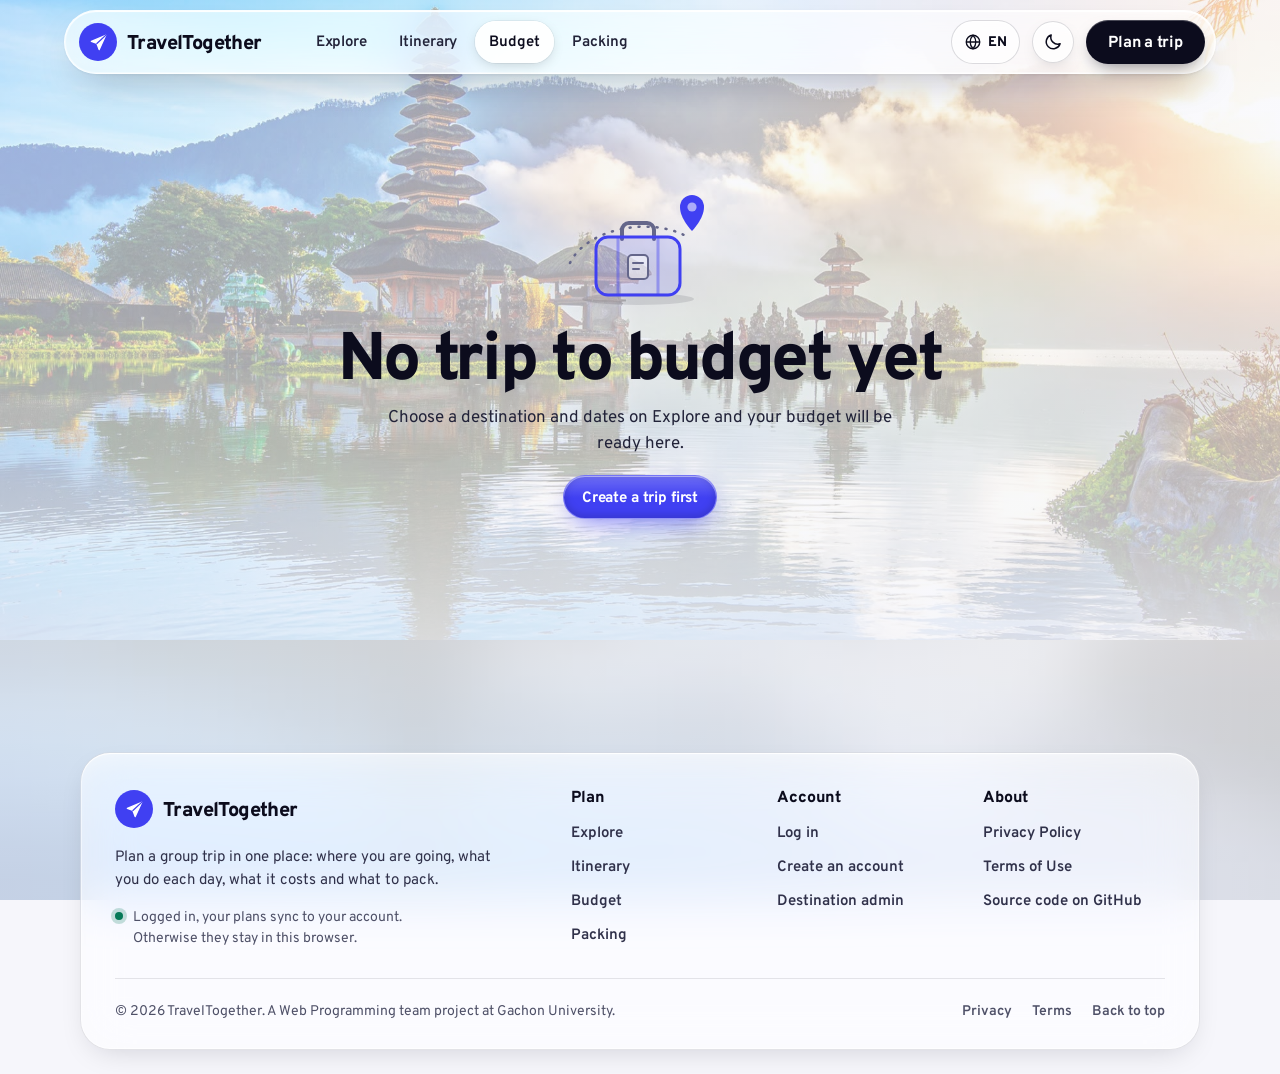
<file: budget.html>
<!doctype html>
<html lang="en">
  <head>
    <meta charset="utf-8">
    <meta name="viewport" content="width=device-width, initial-scale=1">
    <meta name="color-scheme" content="light dark">
    <meta name="theme-color" content="#0b0b22">
    <meta name="description" content="Track planned and paid expenses against a total budget, by category.">
    <title>Budget · TravelTogether</title>
    <link rel="icon" type="image/svg+xml" href="./logo.svg">
    <link rel="preload" href="./fonts/overpass.woff" as="font" type="font/woff" crossorigin>
    <link rel="stylesheet" href="./budget.css?v=4587fd9b92">
    <script>(function () {
  window.TP_I18N_VERSION = {"ru": "45b945db4b", "ko": "9fbc0c7b79", "uz": "33340f5e07"};
  /* Some browsers ship without Uzbek date data and print "2027 M04 10". When that happens,
     Uzbek dates are built from the English parts with Uzbek month and day names, and
     numbers use the Uzbek separators (510 000,50). */
  function uzbekDates() {
    try { if (/yanvar/i.test(new Intl.DateTimeFormat("uz", { month: "long" }).format(new Date(2027, 0, 15)))) return; } catch (error) { return; }
    var DTF = Intl.DateTimeFormat, NF = Intl.NumberFormat;
    var M = ["yanvar", "fevral", "mart", "aprel", "may", "iyun", "iyul", "avgust", "sentabr", "oktabr", "noyabr", "dekabr"];
    var MS = ["yan", "fev", "mar", "apr", "may", "iyn", "iyl", "avg", "sen", "okt", "noy", "dek"];
    var W = ["yakshanba", "dushanba", "seshanba", "chorshanba", "payshanba", "juma", "shanba"];
    var WS = ["Yak", "Dush", "Sesh", "Chor", "Pay", "Jum", "Shan"];
    var uz = function (locales) { return /^uz/i.test(String(Array.isArray(locales) ? locales[0] : locales || "")); };
    function UzDate(locales, options) {
      if (!uz(locales)) return new DTF(locales, options);
      var inner = new DTF("en-GB", Object.assign({}, options, { hourCycle: "h23" }));
      var opt = inner.resolvedOptions();
      var word = function (part, date) {
        if (part.type === "month" && !/numeric|2-digit/.test(opt.month)) return Object.assign({}, part, { value: (opt.month === "long" ? M : MS)[date.getMonth()] });
        if (part.type === "weekday") return Object.assign({}, part, { value: (opt.weekday === "long" ? W : WS)[date.getDay()] });
        return part;
      };
      var join = function (parts) {
        var out = "";
        for (var i = 0; i < parts.length; i++) {
          var p = parts[i], next = parts[i + 2];
          if (p.type === "day" && parts[i + 1] && parts[i + 1].type === "literal" && next && next.type === "month" && isNaN(next.value)) { out += p.value + "-" + next.value; i += 2; continue; }
          out += p.value;
        }
        return out;
      };
      var self = Object.create(UzDate.prototype);
      self.formatToParts = function (date) { date = new Date(date === undefined ? Date.now() : date); return inner.formatToParts(date).map(function (p) { return word(p, date); }); };
      self.format = function (date) { return join(self.formatToParts(date)); };
      self.formatRangeToParts = function (a, b) { var A = new Date(a), B = new Date(b); return inner.formatRangeToParts(A, B).map(function (p) { return word(p, p.source === "endRange" ? B : A); }); };
      self.formatRange = function (a, b) { return join(self.formatRangeToParts(a, b)); };
      self.resolvedOptions = function () { return Object.assign({}, opt, { locale: "uz" }); };
      return self;
    }
    UzDate.supportedLocalesOf = DTF.supportedLocalesOf;
    function UzNumber(locales, options) { return new NF(uz(locales) ? "ru" : locales, options); }
    UzNumber.supportedLocalesOf = NF.supportedLocalesOf;
    Intl.DateTimeFormat = UzDate;
    Intl.NumberFormat = UzNumber;
  }
  var theme = null;
  try { theme = window.localStorage.getItem("tp:theme"); } catch (error) {}
  if (theme !== "light" && theme !== "dark") {
    theme = window.matchMedia && window.matchMedia("(prefers-color-scheme: dark)").matches ? "dark" : "light";
  }
  document.documentElement.setAttribute("data-theme", theme);
  var lang = null;
  try { lang = window.localStorage.getItem("tp:lang"); } catch (error) {}
  if (lang === "ru" || lang === "ko" || lang === "uz") {
    document.documentElement.setAttribute("data-lang", lang);
    if (lang === "uz") uzbekDates();
    document.documentElement.setAttribute("lang", lang === "uz" ? "uz-Latn" : lang);
    var dict = document.createElement("script");
    dict.src = "./i18n/" + lang + ".js?v=" + (window.TP_I18N_VERSION || {})[lang];
    dict.async = true;
    document.head.appendChild(dict);
  }
  var meta = document.querySelector('meta[name="theme-color"]');
  if (meta) meta.setAttribute("content", theme === "dark" ? "#060b18" : "#f8fafc");
})();</script>
    <script type="speculationrules">{"prefetch": [{"source": "document", "where": {"selector_matches": ".primary-nav a, .footer-links a, .header-cta, .brand"}, "eagerness": "moderate"}]}</script>
  </head>
  <body>
    <a class="skip-link" href="#main">Skip to main content</a>
    <header class="site-header">
      <div class="header-inner">
        <a class="brand" href="./index.html"><span class="brand-mark"><svg viewBox="0 0 24 24" aria-hidden="true" focusable="false"><path d="M21 3 3 10.6l7 2.6L12.8 21 21 3z"/><path d="M10 13.2 21 3"/></svg></span><span>TravelTogether</span></a>
        <nav class="primary-nav" aria-label="Primary">
          <a href="./index.html">Explore</a>
          <a href="./itinerary.html">Itinerary</a>
          <a href="./budget.html" aria-current="page">Budget</a>
          <a href="./packing.html">Packing</a>
        </nav>
        <div class="account" id="account" hidden></div>
        <details class="lang-menu" id="lang-menu">
          <summary class="lang-button" aria-label="Language" title="Language">
            <svg viewBox="0 0 24 24" aria-hidden="true" focusable="false"><circle cx="12" cy="12" r="9"/><path d="M3 12h18M12 3c2.5 2.6 3.8 5.6 3.8 9s-1.3 6.4-3.8 9c-2.5-2.6-3.8-5.6-3.8-9S9.5 5.6 12 3z"/></svg>
            <span class="lang-current" translate="no">EN</span>
          </summary>
          <div class="lang-list" role="group" aria-label="Language"></div>
        </details>
        <button class="theme-toggle" id="theme-toggle" type="button" aria-label="Switch theme" title="Switch theme">
          <svg class="icon-moon" viewBox="0 0 24 24" aria-hidden="true" focusable="false"><path d="M20.5 14.2A8.5 8.5 0 0 1 9.8 3.5a8.5 8.5 0 1 0 10.7 10.7z"/></svg>
          <svg class="icon-sun" viewBox="0 0 24 24" aria-hidden="true" focusable="false"><circle cx="12" cy="12" r="4.2"/><path d="M12 2.5v2.2M12 19.3v2.2M2.5 12h2.2M19.3 12h2.2M5.3 5.3l1.6 1.6M17.1 17.1l1.6 1.6M18.7 5.3l-1.6 1.6M6.9 17.1l-1.6 1.6"/></svg>
        </button>
        <a class="header-cta" href="./index.html#trip-form" data-i18n="header: Plan a trip">Plan a trip</a>
      </div>
    </header>
    <main id="main" class="page-shell" tabindex="-1">
      <div class="notice" id="notice" hidden>
        <p class="notice-text"></p>
        <button class="icon-button" id="notice-close" type="button" aria-label="Dismiss message"><svg viewBox="0 0 20 20" aria-hidden="true" focusable="false"><path d="M5 5l10 10M15 5L5 15"/></svg></button>
      </div>

      <noscript>
        <p class="notice" data-kind="warning"><span class="notice-text">The budget needs JavaScript to load and save your numbers. Please turn it on and reload.</span></p>
      </noscript>

      <section id="no-trip" class="empty-trip" aria-labelledby="no-trip-title" hidden>
        <svg viewBox="0 0 168 120" aria-hidden="true" focusable="false">
        <ellipse cx="82" cy="110" rx="56" ry="6" style="fill:var(--surface-3)"/>
        <path d="M14 74C30 40 92 28 128 46" style="fill:none;stroke:var(--line-strong);stroke-width:2.5;stroke-linecap:round;stroke-dasharray:1 8"/>
        <path d="M148 18c0 12-12 24-12 24s-12-12-12-24a12 12 0 0 1 24 0z" style="fill:var(--teal)"/>
        <circle cx="136" cy="18" r="4.6" style="fill:var(--surface)"/>
        <path d="M66 50v-9a7 7 0 0 1 7-7h18a7 7 0 0 1 7 7v9" style="fill:none;stroke:var(--line-strong);stroke-width:4;stroke-linecap:round"/>
        <rect x="40" y="48" width="84" height="58" rx="12" style="fill:var(--teal-soft);stroke:var(--teal);stroke-width:3"/>
        <path d="M62 48v58M102 48v58" style="fill:none;stroke:var(--teal);stroke-width:3;opacity:.4"/>
        <rect x="72" y="66" width="20" height="24" rx="4" style="fill:var(--surface);stroke:var(--line-strong);stroke-width:2"/>
        <path d="M77 74h10M77 80h6" style="fill:none;stroke:var(--line-strong);stroke-width:2;stroke-linecap:round"/>
      </svg>
        <h1 id="no-trip-title">No trip to budget yet</h1>
        <p id="no-trip-text">Choose a destination and dates on Explore and your budget will be ready here.</p>
        <a class="button button-primary" href="./index.html">Create a trip first</a>
      </section>

      <div id="budget-app" hidden>
        <div class="page-heading">
          <div>
            <h1 id="page-title">Budget</h1>
            <p class="lede">Set a limit, log what you plan to spend and what you have already paid, and see where the money goes.</p>
          </div>
          <div class="toolbar" role="group" aria-label="Budget tools">
            <button class="button button-primary" type="button" id="jump-add"><svg viewBox="0 0 20 20" aria-hidden="true" focusable="false"><path d="M10 4v12M4 10h12"/></svg>Add expense</button>
            <button class="button button-secondary" type="button" id="import-button"><svg viewBox="0 0 20 20" aria-hidden="true" focusable="false"><path d="M10 13V3M6.5 6.5L10 3l3.5 3.5M4 12.5v3h12v-3"/></svg>Import</button>
            <input id="import-file" type="file" accept="application/json,.json" hidden>
            <button class="button button-secondary" type="button" id="export-button"><svg viewBox="0 0 20 20" aria-hidden="true" focusable="false"><path d="M10 3v10M6.5 9.5L10 13l3.5-3.5M4 12.5v3h12v-3"/></svg>Export</button>
          </div>
        </div>

        <section class="trip-strip" aria-label="Active trip">
          <dl class="trip-facts">
            <div class="trip-detail"><dt>Trip</dt><dd data-trip="title"></dd><dd data-trip="destination"></dd></div>
            <div class="trip-detail"><dt>Dates</dt><dd data-trip="dates"></dd><dd><span data-trip="length"></span> <span class="badge trip-when" data-trip="when"></span></dd></div>
            <div class="trip-detail"><dt>Travelers</dt><dd data-trip="travelers"></dd><dd data-trip="currency"></dd></div>
          </dl>
          <div class="trip-strip-action"><a class="button button-text button-small" href="./index.html#trips">Change trip</a></div>
        </section>

        <section class="panel overview" aria-labelledby="overview-title">
          <div class="overview-top">
            <form class="budget-form" id="budget-form" novalidate autocomplete="off">
              <h2 id="overview-title">Total budget</h2>
              <div class="field">
                <label for="total-budget">Spending limit for the whole trip (<span id="budget-currency">EUR</span>)</label>
                <div class="money-row">
                  <div class="money-input">
                    <span class="money-prefix" id="currency-prefix" aria-hidden="true"></span>
                    <input id="total-budget" type="number" min="0" step="0.01" inputmode="decimal" placeholder="0.00" aria-describedby="budget-hint budget-error">
                  </div>
                  <button class="button button-primary" id="save-budget" type="submit">Save budget</button>
                </div>
                <p class="field-hint" id="budget-hint">Leave it empty to track spending without a limit.</p>
                <p class="field-error" id="budget-error" role="alert" hidden></p>
              </div>
              <p class="form-status" id="budget-status" role="status"></p>
            </form>

            <div class="meter-block" id="meter-block" data-state="none">
              <p class="meter-text" id="meter-text"></p>
              <div class="budget-meter" id="budget-meter" aria-hidden="true"><span class="meter-paid" id="meter-paid"></span><span class="meter-planned" id="meter-planned"></span></div>
              <ul class="meter-key" aria-hidden="true">
                <li><span class="key key-paid"></span>Paid</li>
                <li><span class="key key-planned"></span>Planned</li>
                <li><span class="key key-free"></span>Still free</li>
              </ul>
            </div>
          </div>

          <dl class="stats" aria-label="Budget summary">
            <div class="stat stat-remaining" id="remaining-card" data-state="none">
              <dt>Remaining</dt>
              <dd id="remaining-total">–</dd>
              <dd class="stat-note" id="remaining-caption"></dd>
            </div>
            <div class="stat"><dt>Planned</dt><dd id="planned-total">–</dd><dd class="stat-note">Not marked as paid</dd></div>
            <div class="stat"><dt>Paid</dt><dd id="paid-total">–</dd><dd class="stat-note">Already paid</dd></div>
            <div class="stat"><dt>Per traveler</dt><dd id="traveler-total">–</dd><dd class="stat-note" id="traveler-caption"></dd></div>
          </dl>
        </section>

        <div class="content-grid">
          <div class="stack">
            <section class="panel" aria-labelledby="chart-title">
              <div class="panel-head">
                <div>
                  <h2 id="chart-title">Where it goes</h2>
                  <p>Planned and paid expenses together, by category.</p>
                </div>
                <p class="panel-total" id="chart-total"></p>
              </div>
              <ul class="category-chart" id="category-chart" aria-label="Spending by category"></ul>
              <p class="chart-empty" id="chart-empty" hidden>Category totals appear here as soon as you add an expense.</p>
            </section>

            <section class="panel" aria-labelledby="days-title">
              <div class="panel-head">
                <div>
                  <h2 id="days-title">When it's spent</h2>
                  <p>Planned and paid expenses together, by date.</p>
                </div>
                <p class="panel-total" id="days-average"></p>
              </div>
              <ol class="day-chart" id="day-chart" aria-label="Spending by date"></ol>
              <p class="chart-empty" id="days-empty" hidden>Daily totals appear here as soon as you add an expense.</p>
            </section>

            <section class="panel" aria-labelledby="expenses-title">
              <div class="panel-head">
                <div>
                  <h2 id="expenses-title" tabindex="-1">Expenses <span class="count-badge" id="expense-count">0</span></h2>
                  <p>Newest first. Mark an expense as paid when the money has left your account.</p>
                </div>
                <div class="filters" role="group" aria-label="Filter expenses">
                  <div class="field">
                    <label for="filter-status">Status</label>
                    <select id="filter-status">
                      <option value="all">All statuses</option>
                      <option value="planned">Planned</option>
                      <option value="paid">Paid</option>
                    </select>
                  </div>
                  <div class="field">
                    <label for="filter-category">Category</label>
                    <select id="filter-category">
                      <option value="all">All categories</option>
                      <option value="transport">Transport</option>
                      <option value="accommodation">Accommodation</option>
                      <option value="food">Food</option>
                      <option value="activities">Activities</option>
                      <option value="shopping">Shopping</option>
                      <option value="other">Other</option>
                    </select>
                  </div>
                </div>
              </div>
              <div class="results-bar">
                <p id="results-line" role="status"></p>
                <button class="button button-text button-small" type="button" id="clear-filters" hidden>Clear filters</button>
              </div>
              <ul class="expense-list" id="expense-list" aria-label="Expenses"></ul>
              <div class="empty-state" id="expense-empty" hidden>
                <strong id="empty-title">No expenses yet</strong>
                <span id="empty-text">Add your first cost to see how the budget takes shape.</span>
                <button class="button button-secondary" type="button" id="empty-action">Add an expense</button>
              </div>
            </section>
          </div>

          <aside class="editor-column" aria-labelledby="form-title">
            <div class="panel">
              <div class="panel-head">
                <div>
                  <h2 id="form-title" tabindex="-1">Add an expense</h2>
                  <p id="form-sub">Everything you add counts against the budget.</p>
                </div>
              </div>
              <form id="expense-form" novalidate autocomplete="off" aria-labelledby="form-title">
                <p class="form-error" id="form-error" role="alert" hidden></p>
                <div class="field">
                  <label for="description">Description <span class="req" aria-hidden="true">*</span></label>
                  <input id="description" type="text" maxlength="100" required placeholder="Train to the coast" aria-describedby="description-error">
                  <p class="field-error" id="description-error" role="alert" hidden></p>
                </div>
                <div class="form-row">
                  <div class="field">
                    <label for="amount">Amount (<span id="currency-label">EUR</span>) <span class="req" aria-hidden="true">*</span></label>
                    <input id="amount" type="number" min="0.01" step="0.01" inputmode="decimal" required placeholder="0.00" aria-describedby="amount-error">
                    <p class="field-error" id="amount-error" role="alert" hidden></p>
                  </div>
                  <div class="field">
                    <label for="category">Category <span class="req" aria-hidden="true">*</span></label>
                    <select id="category" required>
                      <option value="transport">Transport</option>
                      <option value="accommodation">Accommodation</option>
                      <option value="food">Food</option>
                      <option value="activities">Activities</option>
                      <option value="shopping">Shopping</option>
                      <option value="other">Other</option>
                    </select>
                  </div>
                </div>
                <div class="field">
                  <label for="expense-date">Date <span class="req" aria-hidden="true">*</span></label>
                  <input id="expense-date" type="date" required aria-describedby="expense-date-error">
                  <p class="field-error" id="expense-date-error" role="alert" hidden></p>
                </div>
                <fieldset>
                  <legend>Payment status</legend>
                  <div class="choice-group">
                    <label class="choice"><input type="radio" name="status" value="planned" checked><span>Planned</span></label>
                    <label class="choice"><input type="radio" name="status" value="paid"><span>Paid</span></label>
                  </div>
                </fieldset>
                <div class="form-actions">
                  <button class="button button-primary" id="save-expense" type="submit">Add expense</button>
                  <button class="button button-secondary" id="cancel-edit" type="button" hidden>Cancel editing</button>
                </div>
                <p class="required-note"><span class="req" aria-hidden="true">*</span> Required</p>
                <p class="form-status" id="form-status" role="status"></p>
              </form>
            </div>
          </aside>
        </div>

        <p class="storage-note" id="storage-note">Changes save automatically in this browser.</p>
      </div>
    </main>
    <div id="live" class="visually-hidden" role="status" aria-live="polite" aria-atomic="true"></div>
    <footer class="site-footer">
      <div class="footer-top">
        <div class="footer-brand">
          <a class="brand" href="./index.html"><span class="brand-mark"><svg viewBox="0 0 24 24" aria-hidden="true" focusable="false"><path d="M21 3 3 10.6l7 2.6L12.8 21 21 3z"/><path d="M10 13.2 21 3"/></svg></span><span>TravelTogether</span></a>
          <p>Plan a group trip in one place: where you are going, what you do each day, what it costs and what to pack.</p>
          <p class="footer-save"><span aria-hidden="true"></span>Logged in, your plans sync to your account. Otherwise they stay in this browser.</p>
        </div>
        <nav class="footer-links" aria-label="Footer">
          <div>
            <h2>Plan</h2>
            <ul>
              <li><a href="./index.html">Explore</a></li>
              <li><a href="./itinerary.html">Itinerary</a></li>
              <li><a href="./budget.html">Budget</a></li>
              <li><a href="./packing.html">Packing</a></li>
            </ul>
          </div>
          <div>
            <h2>Account</h2>
            <ul>
              <li><a href="./login.html">Log in</a></li>
              <li><a href="./login.html?mode=signup">Create an account</a></li>
              <li><a href="./admin.html">Destination admin</a></li>
            </ul>
          </div>
          <div>
            <h2>About</h2>
            <ul>
              <li><a href="./privacy.html">Privacy Policy</a></li>
              <li><a href="./terms.html">Terms of Use</a></li>
              <li><a href="https://github.com/muso081/Travel">Source code on GitHub</a></li>
            </ul>
          </div>
        </nav>
      </div>
      <div class="footer-bottom">
        <p>© 2026 TravelTogether. A Web Programming team project at Gachon University.</p>
        <p class="footer-legal"><a href="./privacy.html">Privacy</a><a href="./terms.html">Terms</a><a href="#main">Back to top</a></p>
      </div>
    </footer>
    <script src="./budget.js?v=85dbdd8d9a"></script>
  </body>
</html>
</file>
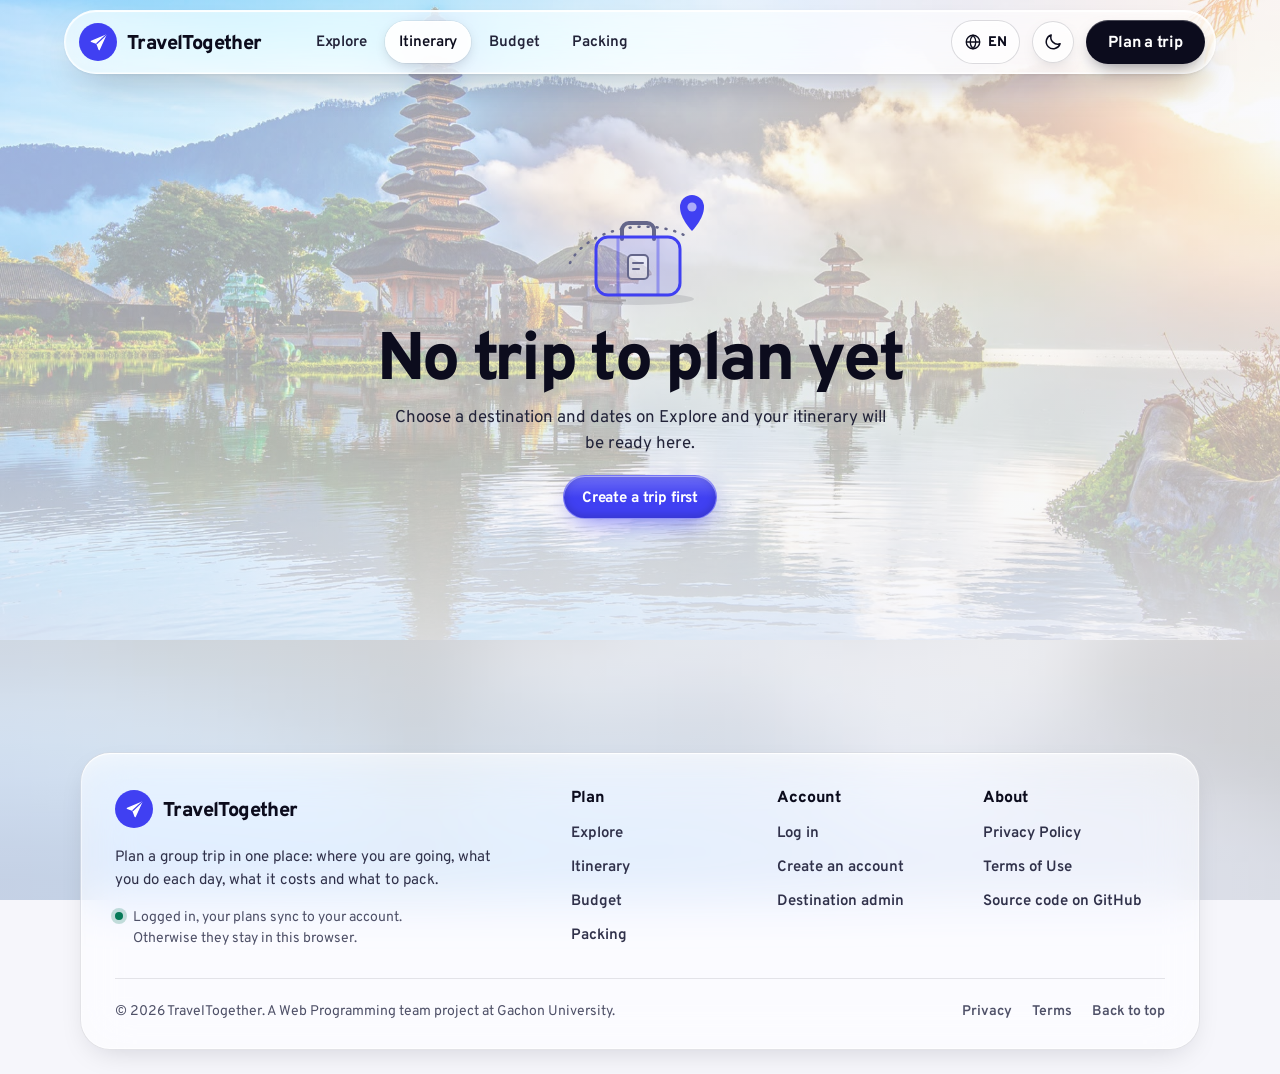
<file: itinerary.html>
<!doctype html>
<html lang="en">
  <head>
    <meta charset="utf-8">
    <meta name="viewport" content="width=device-width, initial-scale=1">
    <meta name="color-scheme" content="light dark">
    <meta name="theme-color" content="#0b0b22">
    <meta name="description" content="Plan each day of your trip with a timeline, overlap warnings and printable schedule.">
    <title>Itinerary · TravelTogether</title>
    <link rel="icon" type="image/svg+xml" href="./logo.svg">
    <link rel="preload" href="./fonts/overpass.woff" as="font" type="font/woff" crossorigin>
    <link rel="stylesheet" href="./itinerary.css?v=16ce742a02">
    <script>(function () {
  window.TP_I18N_VERSION = {"ru": "45b945db4b", "ko": "9fbc0c7b79", "uz": "33340f5e07"};
  /* Some browsers ship without Uzbek date data and print "2027 M04 10". When that happens,
     Uzbek dates are built from the English parts with Uzbek month and day names, and
     numbers use the Uzbek separators (510 000,50). */
  function uzbekDates() {
    try { if (/yanvar/i.test(new Intl.DateTimeFormat("uz", { month: "long" }).format(new Date(2027, 0, 15)))) return; } catch (error) { return; }
    var DTF = Intl.DateTimeFormat, NF = Intl.NumberFormat;
    var M = ["yanvar", "fevral", "mart", "aprel", "may", "iyun", "iyul", "avgust", "sentabr", "oktabr", "noyabr", "dekabr"];
    var MS = ["yan", "fev", "mar", "apr", "may", "iyn", "iyl", "avg", "sen", "okt", "noy", "dek"];
    var W = ["yakshanba", "dushanba", "seshanba", "chorshanba", "payshanba", "juma", "shanba"];
    var WS = ["Yak", "Dush", "Sesh", "Chor", "Pay", "Jum", "Shan"];
    var uz = function (locales) { return /^uz/i.test(String(Array.isArray(locales) ? locales[0] : locales || "")); };
    function UzDate(locales, options) {
      if (!uz(locales)) return new DTF(locales, options);
      var inner = new DTF("en-GB", Object.assign({}, options, { hourCycle: "h23" }));
      var opt = inner.resolvedOptions();
      var word = function (part, date) {
        if (part.type === "month" && !/numeric|2-digit/.test(opt.month)) return Object.assign({}, part, { value: (opt.month === "long" ? M : MS)[date.getMonth()] });
        if (part.type === "weekday") return Object.assign({}, part, { value: (opt.weekday === "long" ? W : WS)[date.getDay()] });
        return part;
      };
      var join = function (parts) {
        var out = "";
        for (var i = 0; i < parts.length; i++) {
          var p = parts[i], next = parts[i + 2];
          if (p.type === "day" && parts[i + 1] && parts[i + 1].type === "literal" && next && next.type === "month" && isNaN(next.value)) { out += p.value + "-" + next.value; i += 2; continue; }
          out += p.value;
        }
        return out;
      };
      var self = Object.create(UzDate.prototype);
      self.formatToParts = function (date) { date = new Date(date === undefined ? Date.now() : date); return inner.formatToParts(date).map(function (p) { return word(p, date); }); };
      self.format = function (date) { return join(self.formatToParts(date)); };
      self.formatRangeToParts = function (a, b) { var A = new Date(a), B = new Date(b); return inner.formatRangeToParts(A, B).map(function (p) { return word(p, p.source === "endRange" ? B : A); }); };
      self.formatRange = function (a, b) { return join(self.formatRangeToParts(a, b)); };
      self.resolvedOptions = function () { return Object.assign({}, opt, { locale: "uz" }); };
      return self;
    }
    UzDate.supportedLocalesOf = DTF.supportedLocalesOf;
    function UzNumber(locales, options) { return new NF(uz(locales) ? "ru" : locales, options); }
    UzNumber.supportedLocalesOf = NF.supportedLocalesOf;
    Intl.DateTimeFormat = UzDate;
    Intl.NumberFormat = UzNumber;
  }
  var theme = null;
  try { theme = window.localStorage.getItem("tp:theme"); } catch (error) {}
  if (theme !== "light" && theme !== "dark") {
    theme = window.matchMedia && window.matchMedia("(prefers-color-scheme: dark)").matches ? "dark" : "light";
  }
  document.documentElement.setAttribute("data-theme", theme);
  var lang = null;
  try { lang = window.localStorage.getItem("tp:lang"); } catch (error) {}
  if (lang === "ru" || lang === "ko" || lang === "uz") {
    document.documentElement.setAttribute("data-lang", lang);
    if (lang === "uz") uzbekDates();
    document.documentElement.setAttribute("lang", lang === "uz" ? "uz-Latn" : lang);
    var dict = document.createElement("script");
    dict.src = "./i18n/" + lang + ".js?v=" + (window.TP_I18N_VERSION || {})[lang];
    dict.async = true;
    document.head.appendChild(dict);
  }
  var meta = document.querySelector('meta[name="theme-color"]');
  if (meta) meta.setAttribute("content", theme === "dark" ? "#060b18" : "#f8fafc");
})();</script>
    <script type="speculationrules">{"prefetch": [{"source": "document", "where": {"selector_matches": ".primary-nav a, .footer-links a, .header-cta, .brand"}, "eagerness": "moderate"}]}</script>
  </head>
  <body>
    <a class="skip-link" href="#main">Skip to main content</a>
    <header class="site-header">
      <div class="header-inner">
        <a class="brand" href="./index.html"><span class="brand-mark"><svg viewBox="0 0 24 24" aria-hidden="true" focusable="false"><path d="M21 3 3 10.6l7 2.6L12.8 21 21 3z"/><path d="M10 13.2 21 3"/></svg></span><span>TravelTogether</span></a>
        <nav class="primary-nav" aria-label="Primary">
          <a href="./index.html">Explore</a>
          <a href="./itinerary.html" aria-current="page">Itinerary</a>
          <a href="./budget.html">Budget</a>
          <a href="./packing.html">Packing</a>
        </nav>
        <div class="account" id="account" hidden></div>
        <details class="lang-menu" id="lang-menu">
          <summary class="lang-button" aria-label="Language" title="Language">
            <svg viewBox="0 0 24 24" aria-hidden="true" focusable="false"><circle cx="12" cy="12" r="9"/><path d="M3 12h18M12 3c2.5 2.6 3.8 5.6 3.8 9s-1.3 6.4-3.8 9c-2.5-2.6-3.8-5.6-3.8-9S9.5 5.6 12 3z"/></svg>
            <span class="lang-current" translate="no">EN</span>
          </summary>
          <div class="lang-list" role="group" aria-label="Language"></div>
        </details>
        <button class="theme-toggle" id="theme-toggle" type="button" aria-label="Switch theme" title="Switch theme">
          <svg class="icon-moon" viewBox="0 0 24 24" aria-hidden="true" focusable="false"><path d="M20.5 14.2A8.5 8.5 0 0 1 9.8 3.5a8.5 8.5 0 1 0 10.7 10.7z"/></svg>
          <svg class="icon-sun" viewBox="0 0 24 24" aria-hidden="true" focusable="false"><circle cx="12" cy="12" r="4.2"/><path d="M12 2.5v2.2M12 19.3v2.2M2.5 12h2.2M19.3 12h2.2M5.3 5.3l1.6 1.6M17.1 17.1l1.6 1.6M18.7 5.3l-1.6 1.6M6.9 17.1l-1.6 1.6"/></svg>
        </button>
        <a class="header-cta" href="./index.html#trip-form" data-i18n="header: Plan a trip">Plan a trip</a>
      </div>
    </header>
    <main id="main" class="page-shell" tabindex="-1">
      <div class="notice" id="notice" hidden>
        <p class="notice-text"></p>
        <button class="icon-button" id="notice-close" type="button" aria-label="Dismiss message"><svg viewBox="0 0 20 20" aria-hidden="true" focusable="false"><path d="M5 5l10 10M15 5L5 15"/></svg></button>
      </div>

      <noscript>
        <p class="notice" data-kind="warning"><span class="notice-text">The itinerary needs JavaScript to load and save your plan. Please turn it on and reload.</span></p>
      </noscript>

      <section id="no-trip" class="empty-trip" aria-labelledby="no-trip-title" hidden>
        <svg viewBox="0 0 168 120" aria-hidden="true" focusable="false">
        <ellipse cx="82" cy="110" rx="56" ry="6" style="fill:var(--surface-3)"/>
        <path d="M14 74C30 40 92 28 128 46" style="fill:none;stroke:var(--line-strong);stroke-width:2.5;stroke-linecap:round;stroke-dasharray:1 8"/>
        <path d="M148 18c0 12-12 24-12 24s-12-12-12-24a12 12 0 0 1 24 0z" style="fill:var(--teal)"/>
        <circle cx="136" cy="18" r="4.6" style="fill:var(--surface)"/>
        <path d="M66 50v-9a7 7 0 0 1 7-7h18a7 7 0 0 1 7 7v9" style="fill:none;stroke:var(--line-strong);stroke-width:4;stroke-linecap:round"/>
        <rect x="40" y="48" width="84" height="58" rx="12" style="fill:var(--teal-soft);stroke:var(--teal);stroke-width:3"/>
        <path d="M62 48v58M102 48v58" style="fill:none;stroke:var(--teal);stroke-width:3;opacity:.4"/>
        <rect x="72" y="66" width="20" height="24" rx="4" style="fill:var(--surface);stroke:var(--line-strong);stroke-width:2"/>
        <path d="M77 74h10M77 80h6" style="fill:none;stroke:var(--line-strong);stroke-width:2;stroke-linecap:round"/>
      </svg>
        <h1 id="no-trip-title">No trip to plan yet</h1>
        <p id="no-trip-text">Choose a destination and dates on Explore and your itinerary will be ready here.</p>
        <a class="button button-primary" href="./index.html">Create a trip first</a>
      </section>

      <div id="itinerary-app" hidden>
        <div class="page-heading">
          <div>
            <h1 id="page-title">Itinerary</h1>
            <p class="lede">Plan each day, spot clashes before they happen, and print a copy for the trip.</p>
          </div>
          <div class="toolbar" role="group" aria-label="Itinerary tools">
            <button class="button button-primary" type="button" id="jump-add"><svg viewBox="0 0 20 20" aria-hidden="true" focusable="false"><path d="M10 4v12M4 10h12"/></svg>Add activity</button>
            <button class="button button-secondary" type="button" id="import-button"><svg viewBox="0 0 20 20" aria-hidden="true" focusable="false"><path d="M10 13V3M6.5 6.5L10 3l3.5 3.5M4 12.5v3h12v-3"/></svg>Import</button>
            <input id="import-file" type="file" accept="application/json,.json" hidden>
            <button class="button button-secondary" type="button" id="export-button"><svg viewBox="0 0 20 20" aria-hidden="true" focusable="false"><path d="M10 3v10M6.5 9.5L10 13l3.5-3.5M4 12.5v3h12v-3"/></svg>Export</button>
            <button class="button button-secondary" type="button" id="print-button"><svg viewBox="0 0 20 20" aria-hidden="true" focusable="false"><path d="M5 7V3h10v4M5 14H3V8h14v6h-2M5 11h10v6H5z"/></svg>Print</button>
          </div>
        </div>

        <section class="trip-strip" aria-label="Active trip">
          <dl class="trip-facts">
            <div class="trip-detail"><dt>Trip</dt><dd data-trip="title"></dd><dd data-trip="destination"></dd></div>
            <div class="trip-detail"><dt>Dates</dt><dd data-trip="dates"></dd><dd><span data-trip="length"></span> <span class="badge trip-when" data-trip="when"></span></dd></div>
            <div class="trip-detail"><dt>Travelers</dt><dd data-trip="travelers"></dd><dd data-trip="currency"></dd></div>
          </dl>
          <div class="trip-strip-action"><a class="button button-text button-small" href="./index.html#trips">Change trip</a></div>
        </section>

        <div class="content-grid">
          <div class="stack">
            <section class="panel" aria-labelledby="schedule-title">
              <div class="panel-head">
                <div>
                  <h2 id="schedule-title">Daily schedule</h2>
                  <p id="trip-total"></p>
                </div>
              </div>
              <div class="day-tabs" id="day-tabs" role="tablist" aria-label="Trip days"></div>
              <div class="day-panel" id="day-panel" role="tabpanel" tabindex="0">
                <div class="day-head">
                  <div>
                    <p class="day-kicker" id="selected-day-label"></p>
                    <h3 id="selected-day-date" tabindex="-1"></h3>
                  </div>
                  <p class="day-summary" id="day-summary"></p>
                </div>
                <div class="day-tools" id="day-tools" hidden>
                  <button class="button button-ghost button-small" type="button" id="sort-day">Sort this day by start time</button>
                </div>
                <div class="day-ribbon" id="day-ribbon" aria-hidden="true" hidden></div>
                <ol class="activity-list" id="activity-list" aria-label="Activities for the selected day"></ol>
                <div class="empty-state" id="empty-day" hidden>
                  <strong>Nothing planned for this day yet</strong>
                  <span>Add an activity to give it a starting point.</span>
                  <button class="button button-secondary" type="button" id="empty-add">Add an activity</button>
                </div>
              </div>
            </section>

            <section class="panel outside-panel" id="outside-section" aria-labelledby="outside-title" hidden>
              <div class="panel-head">
                <div>
                  <h2 id="outside-title" tabindex="-1">Outside the trip dates <span class="count-badge" id="outside-count">0</span></h2>
                  <p>These are still saved. Edit one to move it to a day of the trip, or delete it.</p>
                </div>
              </div>
              <ol class="activity-list" id="outside-list" aria-label="Activities outside the trip dates"></ol>
            </section>
          </div>

          <aside class="editor-column" aria-labelledby="form-title">
            <div class="panel">
              <div class="panel-head">
                <div>
                  <h2 id="form-title" tabindex="-1">Add an activity</h2>
                  <p id="form-sub">It joins the selected day in time order.</p>
                </div>
              </div>
              <form id="activity-form" novalidate autocomplete="off" aria-labelledby="form-title">
                <p class="form-error" id="form-error" role="alert" hidden></p>
                <div class="field">
                  <label for="activity-title">Activity <span class="req" aria-hidden="true">*</span></label>
                  <input id="activity-title" type="text" maxlength="100" required placeholder="Visit the old town" aria-describedby="activity-title-error">
                  <p class="field-error" id="activity-title-error" role="alert" hidden></p>
                </div>
                <div class="form-row">
                  <div class="field">
                    <label for="activity-date">Day <span class="req" aria-hidden="true">*</span></label>
                    <select id="activity-date" required aria-describedby="activity-date-error"></select>
                    <p class="field-error" id="activity-date-error" role="alert" hidden></p>
                  </div>
                  <div class="field">
                    <label for="activity-time">Start time <span class="req" aria-hidden="true">*</span></label>
                    <input id="activity-time" type="time" required aria-describedby="activity-time-error">
                    <p class="field-error" id="activity-time-error" role="alert" hidden></p>
                  </div>
                </div>
                <div class="form-row">
                  <div class="field">
                    <label for="activity-duration">Duration in hours <span class="req" aria-hidden="true">*</span></label>
                    <input id="activity-duration" type="number" min="0.25" max="24" step="0.25" inputmode="decimal" required placeholder="1.5" aria-describedby="activity-duration-hint activity-duration-error">
                    <p class="field-hint" id="activity-duration-hint">1.5 = 1 hour 30 min</p>
                    <p class="field-error" id="activity-duration-error" role="alert" hidden></p>
                  </div>
                  <div class="field">
                    <label for="activity-location">Location</label>
                    <input id="activity-location" type="text" maxlength="120" placeholder="Optional" aria-describedby="activity-location-error">
                    <p class="field-error" id="activity-location-error" role="alert" hidden></p>
                  </div>
                </div>
                <div class="field">
                  <label for="activity-notes">Notes</label>
                  <textarea id="activity-notes" rows="3" maxlength="1000" placeholder="Reservations, reminders, details" aria-describedby="activity-notes-error"></textarea>
                  <p class="field-error" id="activity-notes-error" role="alert" hidden></p>
                </div>
                <div class="form-actions">
                  <button class="button button-primary" id="save-activity" type="submit">Add activity</button>
                  <button class="button button-secondary" id="cancel-edit" type="button" hidden>Cancel editing</button>
                </div>
                <p class="required-note"><span class="req" aria-hidden="true">*</span> Required</p>
                <p class="form-status" id="form-status" role="status"></p>
              </form>
            </div>
          </aside>
        </div>

        <section class="print-itinerary" id="print-itinerary" aria-label="Printable itinerary"></section>
        <p class="storage-note" id="storage-note">Changes save automatically in this browser.</p>
      </div>
    </main>
    <div id="live" class="visually-hidden" role="status" aria-live="polite" aria-atomic="true"></div>
    <footer class="site-footer">
      <div class="footer-top">
        <div class="footer-brand">
          <a class="brand" href="./index.html"><span class="brand-mark"><svg viewBox="0 0 24 24" aria-hidden="true" focusable="false"><path d="M21 3 3 10.6l7 2.6L12.8 21 21 3z"/><path d="M10 13.2 21 3"/></svg></span><span>TravelTogether</span></a>
          <p>Plan a group trip in one place: where you are going, what you do each day, what it costs and what to pack.</p>
          <p class="footer-save"><span aria-hidden="true"></span>Logged in, your plans sync to your account. Otherwise they stay in this browser.</p>
        </div>
        <nav class="footer-links" aria-label="Footer">
          <div>
            <h2>Plan</h2>
            <ul>
              <li><a href="./index.html">Explore</a></li>
              <li><a href="./itinerary.html">Itinerary</a></li>
              <li><a href="./budget.html">Budget</a></li>
              <li><a href="./packing.html">Packing</a></li>
            </ul>
          </div>
          <div>
            <h2>Account</h2>
            <ul>
              <li><a href="./login.html">Log in</a></li>
              <li><a href="./login.html?mode=signup">Create an account</a></li>
              <li><a href="./admin.html">Destination admin</a></li>
            </ul>
          </div>
          <div>
            <h2>About</h2>
            <ul>
              <li><a href="./privacy.html">Privacy Policy</a></li>
              <li><a href="./terms.html">Terms of Use</a></li>
              <li><a href="https://github.com/muso081/Travel">Source code on GitHub</a></li>
            </ul>
          </div>
        </nav>
      </div>
      <div class="footer-bottom">
        <p>© 2026 TravelTogether. A Web Programming team project at Gachon University.</p>
        <p class="footer-legal"><a href="./privacy.html">Privacy</a><a href="./terms.html">Terms</a><a href="#main">Back to top</a></p>
      </div>
    </footer>
    <script src="./itinerary.js?v=319c4439a7"></script>
  </body>
</html>
</file>
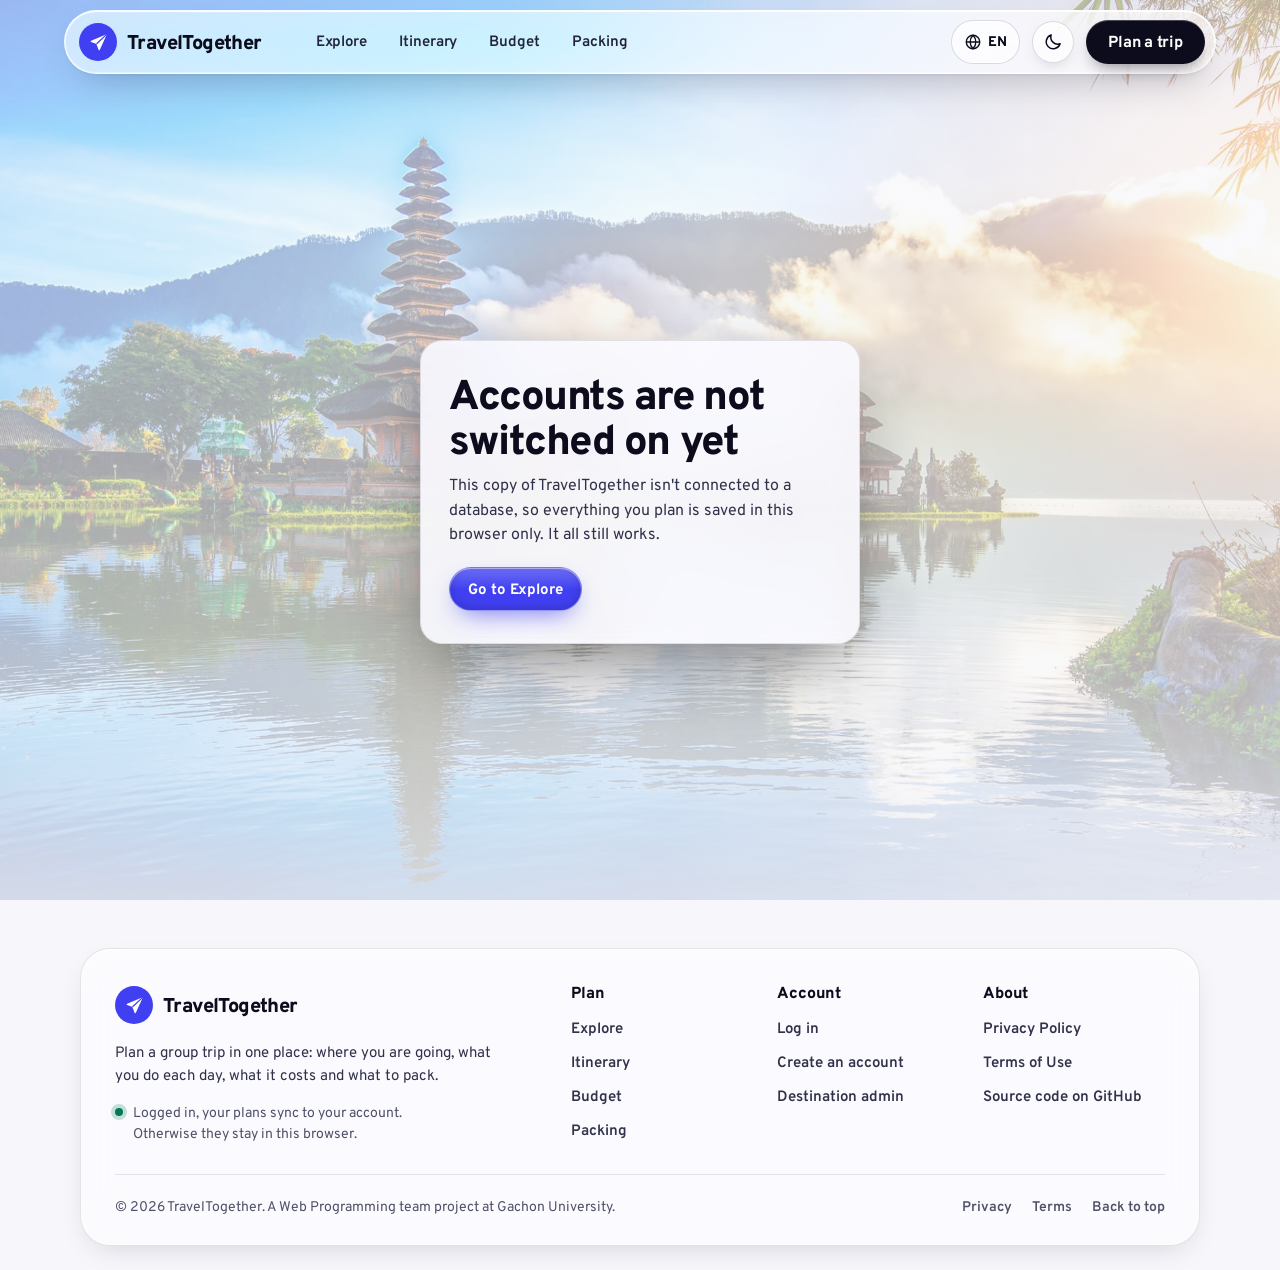
<file: login.html>
<!doctype html>
<html lang="en">
  <head>
    <meta charset="utf-8">
    <meta name="viewport" content="width=device-width, initial-scale=1">
    <meta name="color-scheme" content="light dark">
    <meta name="theme-color" content="#0b0b22">
    <meta name="description" content="Log in or create an account to keep your trips, plans and packing lists in your account.">
    <title>Log in · TravelTogether</title>
    <link rel="icon" type="image/svg+xml" href="./logo.svg">
    <link rel="preload" href="./fonts/overpass.woff" as="font" type="font/woff" crossorigin>
    <link rel="stylesheet" href="./login.css?v=e39ad489f8">
    <script>(function () {
  window.TP_I18N_VERSION = {"ru": "45b945db4b", "ko": "9fbc0c7b79", "uz": "33340f5e07"};
  /* Some browsers ship without Uzbek date data and print "2027 M04 10". When that happens,
     Uzbek dates are built from the English parts with Uzbek month and day names, and
     numbers use the Uzbek separators (510 000,50). */
  function uzbekDates() {
    try { if (/yanvar/i.test(new Intl.DateTimeFormat("uz", { month: "long" }).format(new Date(2027, 0, 15)))) return; } catch (error) { return; }
    var DTF = Intl.DateTimeFormat, NF = Intl.NumberFormat;
    var M = ["yanvar", "fevral", "mart", "aprel", "may", "iyun", "iyul", "avgust", "sentabr", "oktabr", "noyabr", "dekabr"];
    var MS = ["yan", "fev", "mar", "apr", "may", "iyn", "iyl", "avg", "sen", "okt", "noy", "dek"];
    var W = ["yakshanba", "dushanba", "seshanba", "chorshanba", "payshanba", "juma", "shanba"];
    var WS = ["Yak", "Dush", "Sesh", "Chor", "Pay", "Jum", "Shan"];
    var uz = function (locales) { return /^uz/i.test(String(Array.isArray(locales) ? locales[0] : locales || "")); };
    function UzDate(locales, options) {
      if (!uz(locales)) return new DTF(locales, options);
      var inner = new DTF("en-GB", Object.assign({}, options, { hourCycle: "h23" }));
      var opt = inner.resolvedOptions();
      var word = function (part, date) {
        if (part.type === "month" && !/numeric|2-digit/.test(opt.month)) return Object.assign({}, part, { value: (opt.month === "long" ? M : MS)[date.getMonth()] });
        if (part.type === "weekday") return Object.assign({}, part, { value: (opt.weekday === "long" ? W : WS)[date.getDay()] });
        return part;
      };
      var join = function (parts) {
        var out = "";
        for (var i = 0; i < parts.length; i++) {
          var p = parts[i], next = parts[i + 2];
          if (p.type === "day" && parts[i + 1] && parts[i + 1].type === "literal" && next && next.type === "month" && isNaN(next.value)) { out += p.value + "-" + next.value; i += 2; continue; }
          out += p.value;
        }
        return out;
      };
      var self = Object.create(UzDate.prototype);
      self.formatToParts = function (date) { date = new Date(date === undefined ? Date.now() : date); return inner.formatToParts(date).map(function (p) { return word(p, date); }); };
      self.format = function (date) { return join(self.formatToParts(date)); };
      self.formatRangeToParts = function (a, b) { var A = new Date(a), B = new Date(b); return inner.formatRangeToParts(A, B).map(function (p) { return word(p, p.source === "endRange" ? B : A); }); };
      self.formatRange = function (a, b) { return join(self.formatRangeToParts(a, b)); };
      self.resolvedOptions = function () { return Object.assign({}, opt, { locale: "uz" }); };
      return self;
    }
    UzDate.supportedLocalesOf = DTF.supportedLocalesOf;
    function UzNumber(locales, options) { return new NF(uz(locales) ? "ru" : locales, options); }
    UzNumber.supportedLocalesOf = NF.supportedLocalesOf;
    Intl.DateTimeFormat = UzDate;
    Intl.NumberFormat = UzNumber;
  }
  var theme = null;
  try { theme = window.localStorage.getItem("tp:theme"); } catch (error) {}
  if (theme !== "light" && theme !== "dark") {
    theme = window.matchMedia && window.matchMedia("(prefers-color-scheme: dark)").matches ? "dark" : "light";
  }
  document.documentElement.setAttribute("data-theme", theme);
  var lang = null;
  try { lang = window.localStorage.getItem("tp:lang"); } catch (error) {}
  if (lang === "ru" || lang === "ko" || lang === "uz") {
    document.documentElement.setAttribute("data-lang", lang);
    if (lang === "uz") uzbekDates();
    document.documentElement.setAttribute("lang", lang === "uz" ? "uz-Latn" : lang);
    var dict = document.createElement("script");
    dict.src = "./i18n/" + lang + ".js?v=" + (window.TP_I18N_VERSION || {})[lang];
    dict.async = true;
    document.head.appendChild(dict);
  }
  var meta = document.querySelector('meta[name="theme-color"]');
  if (meta) meta.setAttribute("content", theme === "dark" ? "#060b18" : "#f8fafc");
})();</script>
    <script type="speculationrules">{"prefetch": [{"source": "document", "where": {"selector_matches": ".primary-nav a, .footer-links a, .header-cta, .brand"}, "eagerness": "moderate"}]}</script>
  </head>
  <body>
    <a class="skip-link" href="#main">Skip to main content</a>
    <header class="site-header">
      <div class="header-inner">
        <a class="brand" href="./index.html"><span class="brand-mark"><svg viewBox="0 0 24 24" aria-hidden="true" focusable="false"><path d="M21 3 3 10.6l7 2.6L12.8 21 21 3z"/><path d="M10 13.2 21 3"/></svg></span><span>TravelTogether</span></a>
        <nav class="primary-nav" aria-label="Primary">
          <a href="./index.html">Explore</a>
          <a href="./itinerary.html">Itinerary</a>
          <a href="./budget.html">Budget</a>
          <a href="./packing.html">Packing</a>
        </nav>
        <div class="account" id="account" hidden></div>
        <details class="lang-menu" id="lang-menu">
          <summary class="lang-button" aria-label="Language" title="Language">
            <svg viewBox="0 0 24 24" aria-hidden="true" focusable="false"><circle cx="12" cy="12" r="9"/><path d="M3 12h18M12 3c2.5 2.6 3.8 5.6 3.8 9s-1.3 6.4-3.8 9c-2.5-2.6-3.8-5.6-3.8-9S9.5 5.6 12 3z"/></svg>
            <span class="lang-current" translate="no">EN</span>
          </summary>
          <div class="lang-list" role="group" aria-label="Language"></div>
        </details>
        <button class="theme-toggle" id="theme-toggle" type="button" aria-label="Switch theme" title="Switch theme">
          <svg class="icon-moon" viewBox="0 0 24 24" aria-hidden="true" focusable="false"><path d="M20.5 14.2A8.5 8.5 0 0 1 9.8 3.5a8.5 8.5 0 1 0 10.7 10.7z"/></svg>
          <svg class="icon-sun" viewBox="0 0 24 24" aria-hidden="true" focusable="false"><circle cx="12" cy="12" r="4.2"/><path d="M12 2.5v2.2M12 19.3v2.2M2.5 12h2.2M19.3 12h2.2M5.3 5.3l1.6 1.6M17.1 17.1l1.6 1.6M18.7 5.3l-1.6 1.6M6.9 17.1l-1.6 1.6"/></svg>
        </button>
        <a class="header-cta" href="./index.html#trip-form" data-i18n="header: Plan a trip">Plan a trip</a>
      </div>
    </header>
    <main id="main" class="page-shell" tabindex="-1">
      <div class="login-wrap">
        <section class="login-card" id="login-card" aria-labelledby="login-title" hidden>
          <h1 id="login-title">Welcome back</h1>
          <p class="login-lede" id="login-lede">Log in to see your trips, plans and packing lists on any device.</p>
          <div class="seg login-tabs" role="group" aria-label="Choose">
            <button type="button" class="seg-button" data-mode="login" aria-pressed="true">Log in</button>
            <button type="button" class="seg-button" data-mode="signup" aria-pressed="false">Create account</button>
          </div>
          <p class="login-message" id="login-message" role="alert" hidden></p>
          <form id="login-form" novalidate>
            <div class="field" id="name-field" hidden>
              <label for="login-name">Your name</label>
              <input id="login-name" autocomplete="name" maxlength="60" aria-describedby="login-name-error">
              <p class="field-error" id="login-name-error" hidden></p>
            </div>
            <div class="field">
              <label for="login-email">Email</label>
              <input id="login-email" type="email" autocomplete="email" inputmode="email" maxlength="200" aria-describedby="login-email-error">
              <p class="field-error" id="login-email-error" hidden></p>
            </div>
            <div class="field">
              <label for="login-password">Password</label>
              <input id="login-password" type="password" autocomplete="current-password" maxlength="72" aria-describedby="login-password-hint login-password-error">
              <p class="hint" id="login-password-hint">At least 6 characters.</p>
              <p class="field-error" id="login-password-error" hidden></p>
            </div>
            <button class="button button-primary login-submit" type="submit" id="login-submit">Log in</button>
          </form>
          <p class="login-foot">Your trips made before logging in are added to your account.</p>
        </section>

        <section class="login-card" id="login-done" aria-labelledby="done-title" hidden>
          <span class="login-avatar" id="done-avatar" aria-hidden="true"></span>
          <h1 id="done-title">You're logged in</h1>
          <p class="login-lede" id="done-text"></p>
          <div class="login-actions">
            <a class="button button-primary" href="./index.html">Go to Explore</a>
            <button class="button button-secondary" type="button" id="done-logout">Log out</button>
          </div>
        </section>

        <section class="login-card" id="login-off" aria-labelledby="off-title" hidden>
          <h1 id="off-title">Accounts are not switched on yet</h1>
          <p class="login-lede">This copy of TravelTogether isn't connected to a database, so everything you plan is saved in this browser only. It all still works.</p>
          <div class="login-actions"><a class="button button-primary" href="./index.html">Go to Explore</a></div>
        </section>
      </div>
    </main>
    <div id="live" class="visually-hidden" role="status" aria-live="polite" aria-atomic="true"></div>
    <footer class="site-footer">
      <div class="footer-top">
        <div class="footer-brand">
          <a class="brand" href="./index.html"><span class="brand-mark"><svg viewBox="0 0 24 24" aria-hidden="true" focusable="false"><path d="M21 3 3 10.6l7 2.6L12.8 21 21 3z"/><path d="M10 13.2 21 3"/></svg></span><span>TravelTogether</span></a>
          <p>Plan a group trip in one place: where you are going, what you do each day, what it costs and what to pack.</p>
          <p class="footer-save"><span aria-hidden="true"></span>Logged in, your plans sync to your account. Otherwise they stay in this browser.</p>
        </div>
        <nav class="footer-links" aria-label="Footer">
          <div>
            <h2>Plan</h2>
            <ul>
              <li><a href="./index.html">Explore</a></li>
              <li><a href="./itinerary.html">Itinerary</a></li>
              <li><a href="./budget.html">Budget</a></li>
              <li><a href="./packing.html">Packing</a></li>
            </ul>
          </div>
          <div>
            <h2>Account</h2>
            <ul>
              <li><a href="./login.html">Log in</a></li>
              <li><a href="./login.html?mode=signup">Create an account</a></li>
              <li><a href="./admin.html">Destination admin</a></li>
            </ul>
          </div>
          <div>
            <h2>About</h2>
            <ul>
              <li><a href="./privacy.html">Privacy Policy</a></li>
              <li><a href="./terms.html">Terms of Use</a></li>
              <li><a href="https://github.com/muso081/Travel">Source code on GitHub</a></li>
            </ul>
          </div>
        </nav>
      </div>
      <div class="footer-bottom">
        <p>© 2026 TravelTogether. A Web Programming team project at Gachon University.</p>
        <p class="footer-legal"><a href="./privacy.html">Privacy</a><a href="./terms.html">Terms</a><a href="#main">Back to top</a></p>
      </div>
    </footer>
    <script src="./login.js?v=963f856541"></script>
  </body>
</html>
</file>
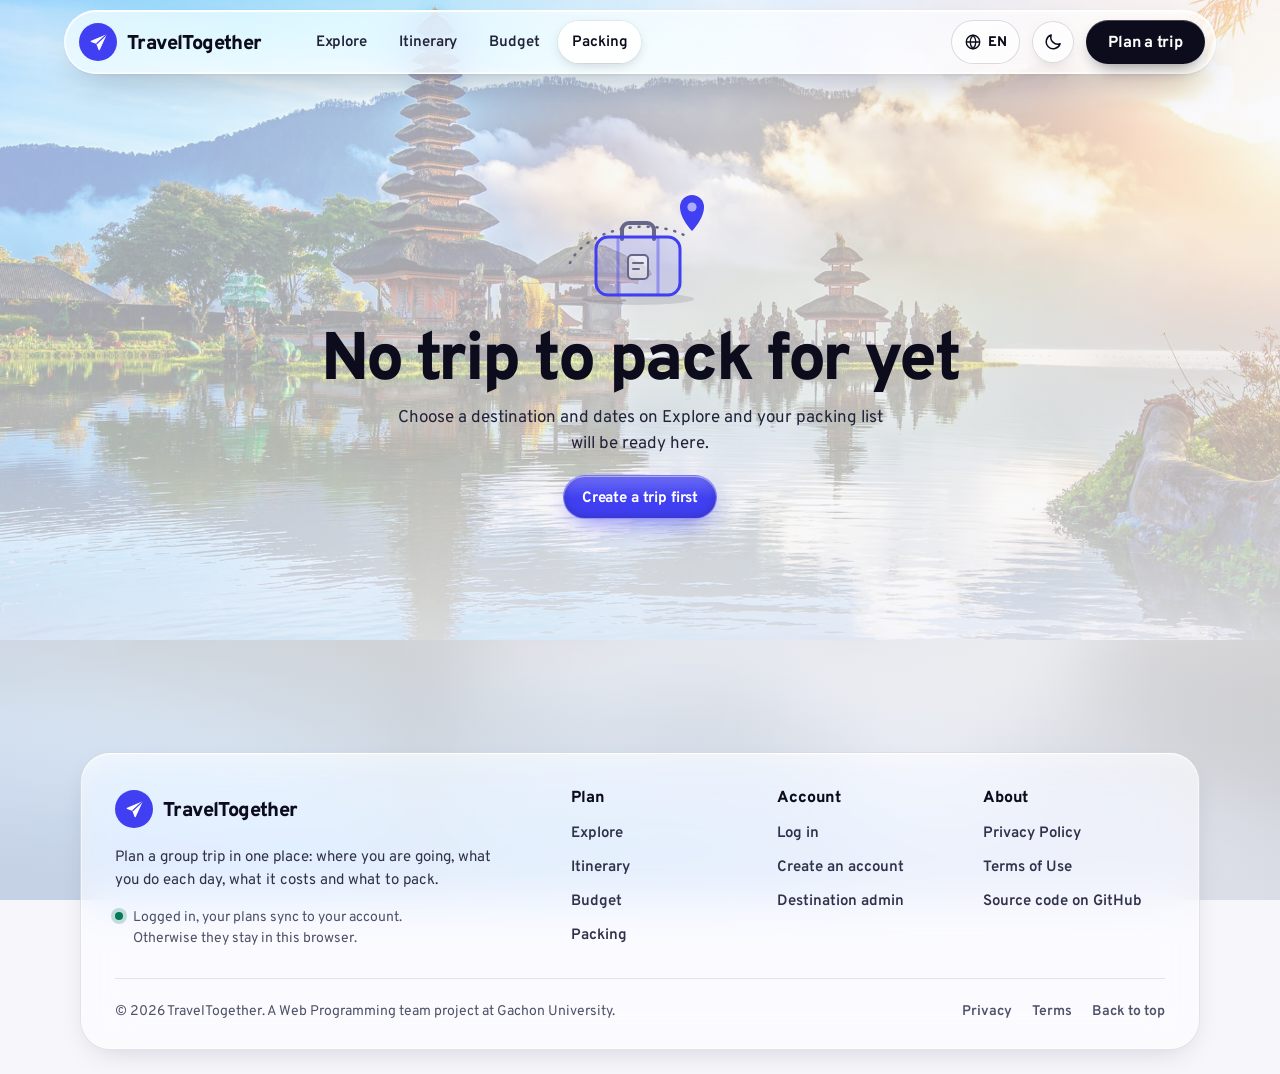
<file: packing.html>
<!doctype html>
<html lang="en">
  <head>
    <meta charset="utf-8">
    <meta name="viewport" content="width=device-width, initial-scale=1">
    <meta name="color-scheme" content="light dark">
    <meta name="theme-color" content="#0b0b22">
    <meta name="description" content="Build a packing list for every traveler and watch the progress.">
    <title>Packing · TravelTogether</title>
    <link rel="icon" type="image/svg+xml" href="./logo.svg">
    <link rel="preload" href="./fonts/overpass.woff" as="font" type="font/woff" crossorigin>
    <link rel="stylesheet" href="./packing.css?v=d5511aa7ef">
    <script>(function () {
  window.TP_I18N_VERSION = {"ru": "45b945db4b", "ko": "9fbc0c7b79", "uz": "33340f5e07"};
  /* Some browsers ship without Uzbek date data and print "2027 M04 10". When that happens,
     Uzbek dates are built from the English parts with Uzbek month and day names, and
     numbers use the Uzbek separators (510 000,50). */
  function uzbekDates() {
    try { if (/yanvar/i.test(new Intl.DateTimeFormat("uz", { month: "long" }).format(new Date(2027, 0, 15)))) return; } catch (error) { return; }
    var DTF = Intl.DateTimeFormat, NF = Intl.NumberFormat;
    var M = ["yanvar", "fevral", "mart", "aprel", "may", "iyun", "iyul", "avgust", "sentabr", "oktabr", "noyabr", "dekabr"];
    var MS = ["yan", "fev", "mar", "apr", "may", "iyn", "iyl", "avg", "sen", "okt", "noy", "dek"];
    var W = ["yakshanba", "dushanba", "seshanba", "chorshanba", "payshanba", "juma", "shanba"];
    var WS = ["Yak", "Dush", "Sesh", "Chor", "Pay", "Jum", "Shan"];
    var uz = function (locales) { return /^uz/i.test(String(Array.isArray(locales) ? locales[0] : locales || "")); };
    function UzDate(locales, options) {
      if (!uz(locales)) return new DTF(locales, options);
      var inner = new DTF("en-GB", Object.assign({}, options, { hourCycle: "h23" }));
      var opt = inner.resolvedOptions();
      var word = function (part, date) {
        if (part.type === "month" && !/numeric|2-digit/.test(opt.month)) return Object.assign({}, part, { value: (opt.month === "long" ? M : MS)[date.getMonth()] });
        if (part.type === "weekday") return Object.assign({}, part, { value: (opt.weekday === "long" ? W : WS)[date.getDay()] });
        return part;
      };
      var join = function (parts) {
        var out = "";
        for (var i = 0; i < parts.length; i++) {
          var p = parts[i], next = parts[i + 2];
          if (p.type === "day" && parts[i + 1] && parts[i + 1].type === "literal" && next && next.type === "month" && isNaN(next.value)) { out += p.value + "-" + next.value; i += 2; continue; }
          out += p.value;
        }
        return out;
      };
      var self = Object.create(UzDate.prototype);
      self.formatToParts = function (date) { date = new Date(date === undefined ? Date.now() : date); return inner.formatToParts(date).map(function (p) { return word(p, date); }); };
      self.format = function (date) { return join(self.formatToParts(date)); };
      self.formatRangeToParts = function (a, b) { var A = new Date(a), B = new Date(b); return inner.formatRangeToParts(A, B).map(function (p) { return word(p, p.source === "endRange" ? B : A); }); };
      self.formatRange = function (a, b) { return join(self.formatRangeToParts(a, b)); };
      self.resolvedOptions = function () { return Object.assign({}, opt, { locale: "uz" }); };
      return self;
    }
    UzDate.supportedLocalesOf = DTF.supportedLocalesOf;
    function UzNumber(locales, options) { return new NF(uz(locales) ? "ru" : locales, options); }
    UzNumber.supportedLocalesOf = NF.supportedLocalesOf;
    Intl.DateTimeFormat = UzDate;
    Intl.NumberFormat = UzNumber;
  }
  var theme = null;
  try { theme = window.localStorage.getItem("tp:theme"); } catch (error) {}
  if (theme !== "light" && theme !== "dark") {
    theme = window.matchMedia && window.matchMedia("(prefers-color-scheme: dark)").matches ? "dark" : "light";
  }
  document.documentElement.setAttribute("data-theme", theme);
  var lang = null;
  try { lang = window.localStorage.getItem("tp:lang"); } catch (error) {}
  if (lang === "ru" || lang === "ko" || lang === "uz") {
    document.documentElement.setAttribute("data-lang", lang);
    if (lang === "uz") uzbekDates();
    document.documentElement.setAttribute("lang", lang === "uz" ? "uz-Latn" : lang);
    var dict = document.createElement("script");
    dict.src = "./i18n/" + lang + ".js?v=" + (window.TP_I18N_VERSION || {})[lang];
    dict.async = true;
    document.head.appendChild(dict);
  }
  var meta = document.querySelector('meta[name="theme-color"]');
  if (meta) meta.setAttribute("content", theme === "dark" ? "#060b18" : "#f8fafc");
})();</script>
    <script type="speculationrules">{"prefetch": [{"source": "document", "where": {"selector_matches": ".primary-nav a, .footer-links a, .header-cta, .brand"}, "eagerness": "moderate"}]}</script>
  </head>
  <body>
    <a class="skip-link" href="#main">Skip to main content</a>
    <header class="site-header">
      <div class="header-inner">
        <a class="brand" href="./index.html"><span class="brand-mark"><svg viewBox="0 0 24 24" aria-hidden="true" focusable="false"><path d="M21 3 3 10.6l7 2.6L12.8 21 21 3z"/><path d="M10 13.2 21 3"/></svg></span><span>TravelTogether</span></a>
        <nav class="primary-nav" aria-label="Primary">
          <a href="./index.html">Explore</a>
          <a href="./itinerary.html">Itinerary</a>
          <a href="./budget.html">Budget</a>
          <a href="./packing.html" aria-current="page">Packing</a>
        </nav>
        <div class="account" id="account" hidden></div>
        <details class="lang-menu" id="lang-menu">
          <summary class="lang-button" aria-label="Language" title="Language">
            <svg viewBox="0 0 24 24" aria-hidden="true" focusable="false"><circle cx="12" cy="12" r="9"/><path d="M3 12h18M12 3c2.5 2.6 3.8 5.6 3.8 9s-1.3 6.4-3.8 9c-2.5-2.6-3.8-5.6-3.8-9S9.5 5.6 12 3z"/></svg>
            <span class="lang-current" translate="no">EN</span>
          </summary>
          <div class="lang-list" role="group" aria-label="Language"></div>
        </details>
        <button class="theme-toggle" id="theme-toggle" type="button" aria-label="Switch theme" title="Switch theme">
          <svg class="icon-moon" viewBox="0 0 24 24" aria-hidden="true" focusable="false"><path d="M20.5 14.2A8.5 8.5 0 0 1 9.8 3.5a8.5 8.5 0 1 0 10.7 10.7z"/></svg>
          <svg class="icon-sun" viewBox="0 0 24 24" aria-hidden="true" focusable="false"><circle cx="12" cy="12" r="4.2"/><path d="M12 2.5v2.2M12 19.3v2.2M2.5 12h2.2M19.3 12h2.2M5.3 5.3l1.6 1.6M17.1 17.1l1.6 1.6M18.7 5.3l-1.6 1.6M6.9 17.1l-1.6 1.6"/></svg>
        </button>
        <a class="header-cta" href="./index.html#trip-form" data-i18n="header: Plan a trip">Plan a trip</a>
      </div>
    </header>
    <main id="main" class="page-shell" tabindex="-1">
      <div class="notice" id="notice" hidden>
        <p class="notice-text"></p>
        <button class="icon-button" id="notice-close" type="button" aria-label="Dismiss message"><svg viewBox="0 0 20 20" aria-hidden="true" focusable="false"><path d="M5 5l10 10M15 5L5 15"/></svg></button>
      </div>

      <noscript>
        <p class="notice" data-kind="warning"><span class="notice-text">The packing list needs JavaScript to load and save your items. Please turn it on and reload.</span></p>
      </noscript>

      <section id="no-trip" class="empty-trip" aria-labelledby="no-trip-title" hidden>
        <svg viewBox="0 0 168 120" aria-hidden="true" focusable="false">
        <ellipse cx="82" cy="110" rx="56" ry="6" style="fill:var(--surface-3)"/>
        <path d="M14 74C30 40 92 28 128 46" style="fill:none;stroke:var(--line-strong);stroke-width:2.5;stroke-linecap:round;stroke-dasharray:1 8"/>
        <path d="M148 18c0 12-12 24-12 24s-12-12-12-24a12 12 0 0 1 24 0z" style="fill:var(--teal)"/>
        <circle cx="136" cy="18" r="4.6" style="fill:var(--surface)"/>
        <path d="M66 50v-9a7 7 0 0 1 7-7h18a7 7 0 0 1 7 7v9" style="fill:none;stroke:var(--line-strong);stroke-width:4;stroke-linecap:round"/>
        <rect x="40" y="48" width="84" height="58" rx="12" style="fill:var(--teal-soft);stroke:var(--teal);stroke-width:3"/>
        <path d="M62 48v58M102 48v58" style="fill:none;stroke:var(--teal);stroke-width:3;opacity:.4"/>
        <rect x="72" y="66" width="20" height="24" rx="4" style="fill:var(--surface);stroke:var(--line-strong);stroke-width:2"/>
        <path d="M77 74h10M77 80h6" style="fill:none;stroke:var(--line-strong);stroke-width:2;stroke-linecap:round"/>
      </svg>
        <h1 id="no-trip-title">No trip to pack for yet</h1>
        <p id="no-trip-text">Choose a destination and dates on Explore and your packing list will be ready here.</p>
        <a class="button button-primary" href="./index.html">Create a trip first</a>
      </section>

      <div id="packing-app" hidden>
        <div class="page-heading">
          <div>
            <h1 id="page-title">Packing</h1>
            <p class="lede">Build one checklist for the whole group, tick things off as they go into the bag, and see who is ready.</p>
          </div>
          <div class="toolbar" role="group" aria-label="Packing tools">
            <button class="button button-primary" type="button" id="jump-add"><svg viewBox="0 0 20 20" aria-hidden="true" focusable="false"><path d="M10 4v12M4 10h12"/></svg>Add item</button>
            <button class="button button-secondary" type="button" id="import-button"><svg viewBox="0 0 20 20" aria-hidden="true" focusable="false"><path d="M10 13V3M6.5 6.5L10 3l3.5 3.5M4 12.5v3h12v-3"/></svg>Import</button>
            <input id="import-file" type="file" accept="application/json,.json" hidden>
            <button class="button button-secondary" type="button" id="export-button"><svg viewBox="0 0 20 20" aria-hidden="true" focusable="false"><path d="M10 3v10M6.5 9.5L10 13l3.5-3.5M4 12.5v3h12v-3"/></svg>Export</button>
            <button class="button button-secondary" type="button" id="print-button"><svg viewBox="0 0 20 20" aria-hidden="true" focusable="false"><path d="M5 7V3h10v4M5 14H3V8h14v6h-2M5 11h10v6H5z"/></svg>Print</button>
          </div>
        </div>

        <section class="trip-strip" aria-label="Active trip">
          <dl class="trip-facts">
            <div class="trip-detail"><dt>Trip</dt><dd data-trip="title"></dd><dd data-trip="destination"></dd></div>
            <div class="trip-detail"><dt>Dates</dt><dd data-trip="dates"></dd><dd><span data-trip="length"></span> <span class="badge trip-when" data-trip="when"></span></dd></div>
            <div class="trip-detail"><dt>Travelers</dt><dd data-trip="travelers"></dd><dd data-trip="currency"></dd></div>
          </dl>
          <div class="trip-strip-action"><a class="button button-text button-small" href="./index.html#trips">Change trip</a></div>
        </section>

        <section class="panel overview" aria-labelledby="overview-title">
          <div class="progress-block" id="overall-block" data-state="empty">
            <h2 id="overview-title">Packing progress</h2>
            <p class="progress-figure"><strong class="progress-percent" id="overall-percent">0%</strong><span id="overall-caption">No items yet</span></p>
            <div class="bar bar-large" id="overall-bar" role="progressbar" aria-labelledby="overview-title" aria-valuemin="0" aria-valuemax="100" aria-valuenow="0" aria-valuetext="No items yet"><span id="overall-fill"></span></div>
            <p class="progress-message" id="overall-message"></p>
          </div>
          <dl class="stats" aria-label="Packing totals">
            <div class="stat"><dt>Total items</dt><dd id="total-items">0</dd></div>
            <div class="stat"><dt>Packed</dt><dd id="packed-items">0</dd></div>
            <div class="stat"><dt>Still to pack</dt><dd id="remaining-items">0</dd></div>
          </dl>
          <ul class="cat-progress" id="category-progress" aria-label="Progress by category. Choose one to show only that category in the checklist." hidden></ul>
        </section>

        <div class="content-grid">
          <div class="stack">
            <section class="panel" aria-labelledby="travelers-title">
              <div class="panel-head">
                <div>
                  <h2 id="travelers-title">Who is packed?</h2>
                  <p>Progress for each traveler. Items count once, whatever the quantity.</p>
                </div>
              </div>
              <ul class="traveler-list" id="traveler-progress" aria-label="Progress by traveler"></ul>
              <details class="rename" id="rename-details">
                <summary>Rename travelers</summary>
                <form id="names-form" novalidate autocomplete="off" aria-label="Traveler names">
                  <p class="field-hint">Give each traveler a name. Their items follow the new name.</p>
                  <div class="names-fields" id="names-fields"></div>
                  <p class="form-error" id="names-error" role="alert" hidden></p>
                  <div class="form-actions">
                    <button class="button button-primary button-small" type="submit" id="save-names">Save names</button>
                    <button class="button button-secondary button-small" type="button" id="names-cancel">Cancel</button>
                  </div>
                  <p class="form-status" id="names-status" role="status"></p>
                </form>
              </details>
            </section>

            <section class="panel" aria-labelledby="templates-title">
              <div class="panel-head">
                <div>
                  <h2 id="templates-title">Quick-start templates</h2>
                  <p>Add a ready-made list. Personal things are added for every traveler, shared things once, and anything you already have is skipped.</p>
                </div>
              </div>
              <div class="template-grid" role="group" aria-label="Templates">
                <button class="template-button" type="button" data-template="city"><strong>City</strong><span>Sightseeing and short breaks</span></button>
                <button class="template-button" type="button" data-template="beach"><strong>Beach</strong><span>Sun, sand and swimming</span></button>
                <button class="template-button" type="button" data-template="hiking"><strong>Hiking</strong><span>Trails and mountain weather</span></button>
                <button class="template-button" type="button" data-template="winter"><strong>Winter</strong><span>Cold days and snow</span></button>
              </div>
              <p class="form-status" id="template-status" role="status"></p>
            </section>

            <section class="panel" aria-labelledby="items-title">
              <div class="panel-head">
                <div>
                  <h2 id="items-title" tabindex="-1">Checklist <span class="count-badge" id="item-count">0</span></h2>
                  <p>Tick an item when it is in the bag.</p>
                </div>
                <button class="button button-ghost button-small" type="button" id="clear-button">Clear checklist</button>
              </div>
              <div class="filters" role="group" aria-label="Search and filter the checklist">
                <div class="field field-search">
                  <label for="search-items">Search</label>
                  <input id="search-items" type="search" placeholder="Item or traveler" autocomplete="off">
                </div>
                <div class="field">
                  <label for="filter-traveler">Traveler</label>
                  <select id="filter-traveler"><option value="all">All travelers</option></select>
                </div>
                <div class="field">
                  <label for="filter-category">Category</label>
                  <select id="filter-category">
                    <option value="all">All categories</option>
                    <option value="documents">Documents</option>
                    <option value="clothing">Clothing</option>
                    <option value="toiletries">Toiletries</option>
                    <option value="electronics">Electronics</option>
                    <option value="health">Health</option>
                    <option value="other">Other</option>
                  </select>
                </div>
                <div class="field">
                  <label for="filter-packed">Status</label>
                  <select id="filter-packed">
                    <option value="all">All statuses</option>
                    <option value="unpacked">Not packed</option>
                    <option value="packed">Packed</option>
                  </select>
                </div>
              </div>
              <div class="results-bar">
                <p id="results-line" role="status"></p>
                <button class="button button-text button-small" type="button" id="clear-filters" hidden>Clear filters</button>
              </div>
              <div class="packing-list" id="packing-list"></div>
              <div class="empty-state" id="list-empty" hidden>
                <strong id="empty-title">Nothing on the list yet</strong>
                <span id="empty-text">Add your first item, or start from a template above.</span>
                <button class="button button-secondary" type="button" id="empty-action">Add an item</button>
              </div>
            </section>
          </div>

          <aside class="editor-column" aria-labelledby="form-title">
            <div class="panel">
              <div class="panel-head">
                <div>
                  <h2 id="form-title" tabindex="-1">Add an item</h2>
                  <p id="form-sub">One line per thing and per traveler.</p>
                </div>
              </div>
              <form id="packing-form" novalidate autocomplete="off" aria-labelledby="form-title">
                <p class="form-error" id="form-error" role="alert" hidden></p>
                <div class="field">
                  <label for="item-name">Item <span class="req" aria-hidden="true">*</span></label>
                  <input id="item-name" type="text" maxlength="120" required placeholder="Passport" aria-describedby="item-name-error">
                  <p class="field-error" id="item-name-error" role="alert" hidden></p>
                </div>
                <div class="form-row">
                  <div class="field">
                    <label for="item-category">Category <span class="req" aria-hidden="true">*</span></label>
                    <select id="item-category" required>
                      <option value="documents">Documents</option>
                      <option value="clothing">Clothing</option>
                      <option value="toiletries">Toiletries</option>
                      <option value="electronics">Electronics</option>
                      <option value="health">Health</option>
                      <option value="other">Other</option>
                    </select>
                  </div>
                  <div class="field">
                    <label for="item-quantity">Quantity <span class="req" aria-hidden="true">*</span></label>
                    <input id="item-quantity" type="number" min="1" max="999" step="1" inputmode="numeric" value="1" required aria-describedby="item-quantity-error">
                    <p class="field-error" id="item-quantity-error" role="alert" hidden></p>
                  </div>
                </div>
                <div class="field">
                  <label for="item-traveler">For traveler <span class="req" aria-hidden="true">*</span></label>
                  <select id="item-traveler" required aria-describedby="item-traveler-hint"></select>
                  <p class="field-hint" id="item-traveler-hint"></p>
                </div>
                <div class="field" id="everyone-field">
                  <label class="choice"><input type="checkbox" id="item-everyone"><span>Add one for every traveler</span></label>
                </div>
                <div class="field">
                  <label class="choice"><input type="checkbox" id="item-packed"><span>Already packed</span></label>
                </div>
                <div class="form-actions">
                  <button class="button button-primary" id="save-item" type="submit">Add item</button>
                  <button class="button button-secondary" id="cancel-edit" type="button" hidden>Cancel editing</button>
                </div>
                <p class="required-note"><span class="req" aria-hidden="true">*</span> Required</p>
                <p class="form-status" id="form-status" role="status"></p>
              </form>
            </div>
          </aside>
        </div>

        <section class="print-packing" id="print-packing" aria-label="Printable checklist"></section>
        <p class="storage-note" id="storage-note">Changes save automatically in this browser.</p>
      </div>
    </main>
    <div id="live" class="visually-hidden" role="status" aria-live="polite" aria-atomic="true"></div>
    <footer class="site-footer">
      <div class="footer-top">
        <div class="footer-brand">
          <a class="brand" href="./index.html"><span class="brand-mark"><svg viewBox="0 0 24 24" aria-hidden="true" focusable="false"><path d="M21 3 3 10.6l7 2.6L12.8 21 21 3z"/><path d="M10 13.2 21 3"/></svg></span><span>TravelTogether</span></a>
          <p>Plan a group trip in one place: where you are going, what you do each day, what it costs and what to pack.</p>
          <p class="footer-save"><span aria-hidden="true"></span>Logged in, your plans sync to your account. Otherwise they stay in this browser.</p>
        </div>
        <nav class="footer-links" aria-label="Footer">
          <div>
            <h2>Plan</h2>
            <ul>
              <li><a href="./index.html">Explore</a></li>
              <li><a href="./itinerary.html">Itinerary</a></li>
              <li><a href="./budget.html">Budget</a></li>
              <li><a href="./packing.html">Packing</a></li>
            </ul>
          </div>
          <div>
            <h2>Account</h2>
            <ul>
              <li><a href="./login.html">Log in</a></li>
              <li><a href="./login.html?mode=signup">Create an account</a></li>
              <li><a href="./admin.html">Destination admin</a></li>
            </ul>
          </div>
          <div>
            <h2>About</h2>
            <ul>
              <li><a href="./privacy.html">Privacy Policy</a></li>
              <li><a href="./terms.html">Terms of Use</a></li>
              <li><a href="https://github.com/muso081/Travel">Source code on GitHub</a></li>
            </ul>
          </div>
        </nav>
      </div>
      <div class="footer-bottom">
        <p>© 2026 TravelTogether. A Web Programming team project at Gachon University.</p>
        <p class="footer-legal"><a href="./privacy.html">Privacy</a><a href="./terms.html">Terms</a><a href="#main">Back to top</a></p>
      </div>
    </footer>
    <script src="./packing.js?v=a25eaa9f7f"></script>
  </body>
</html>
</file>
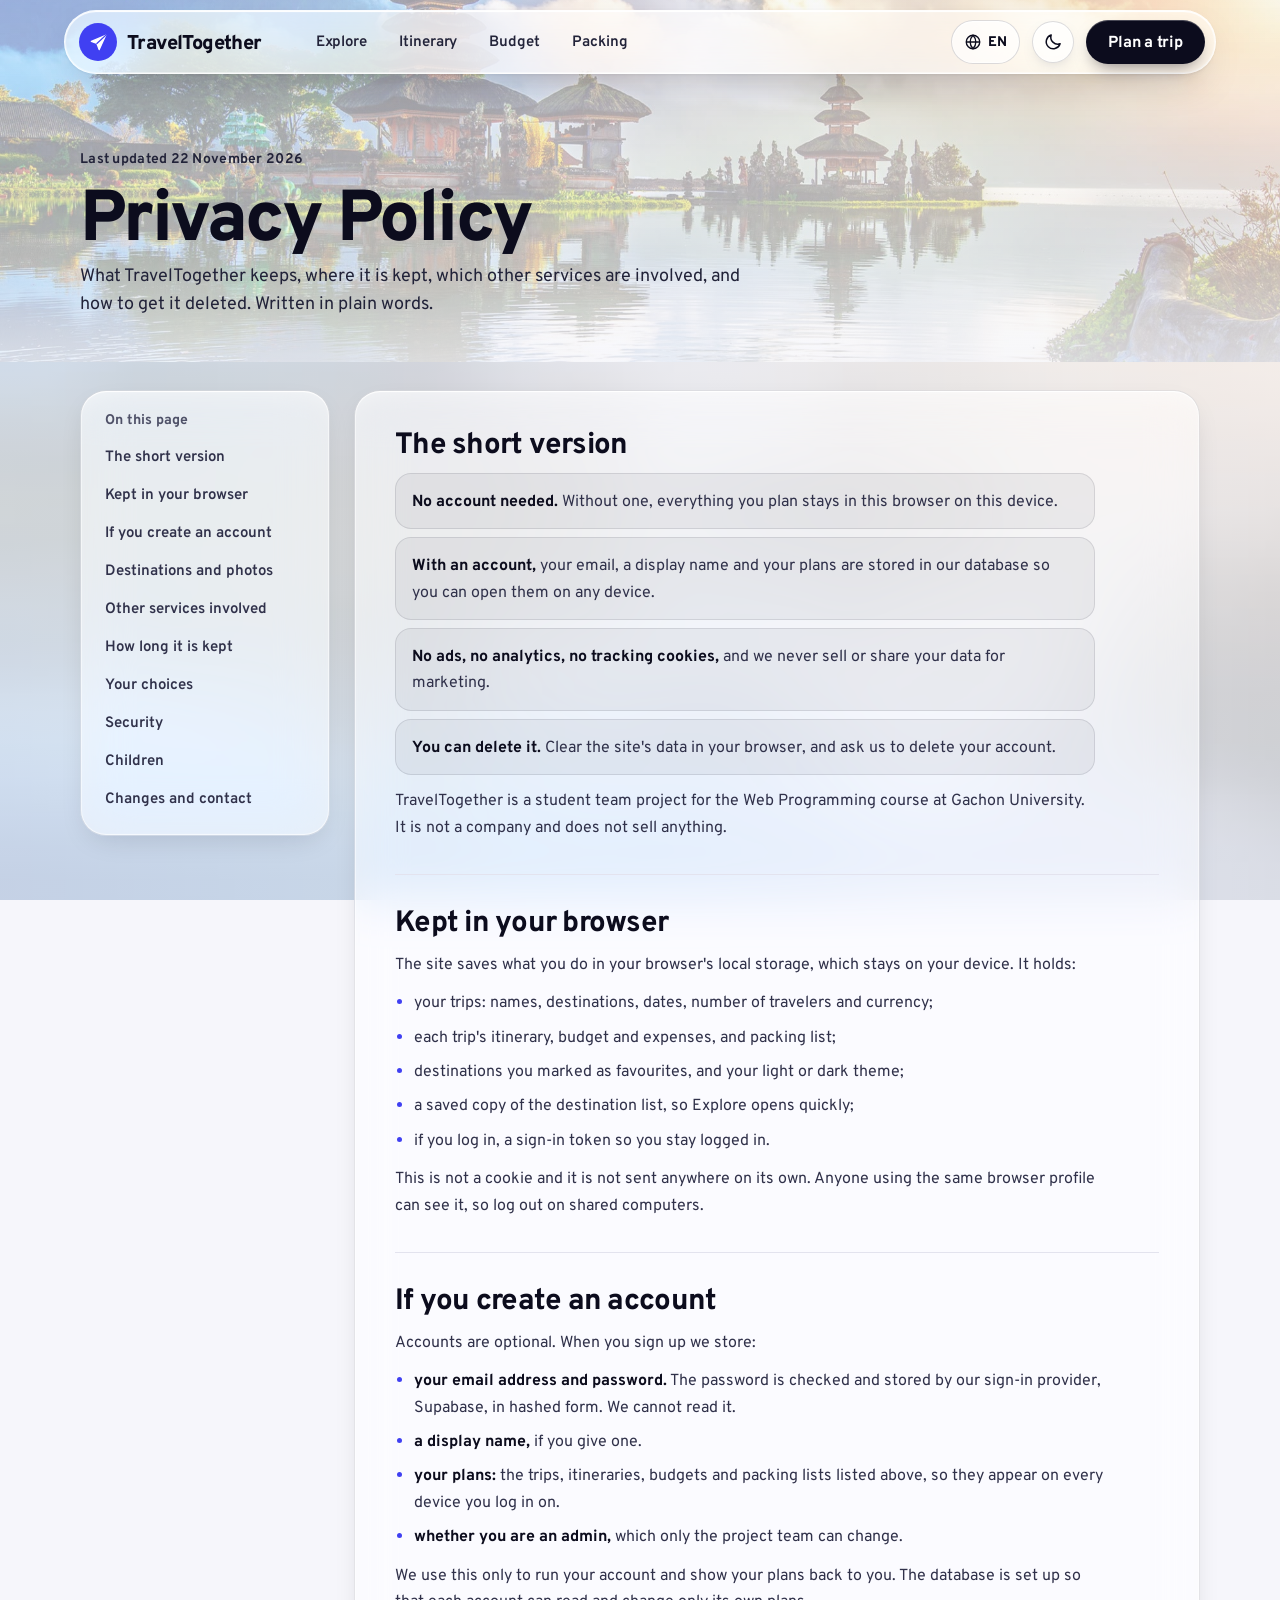
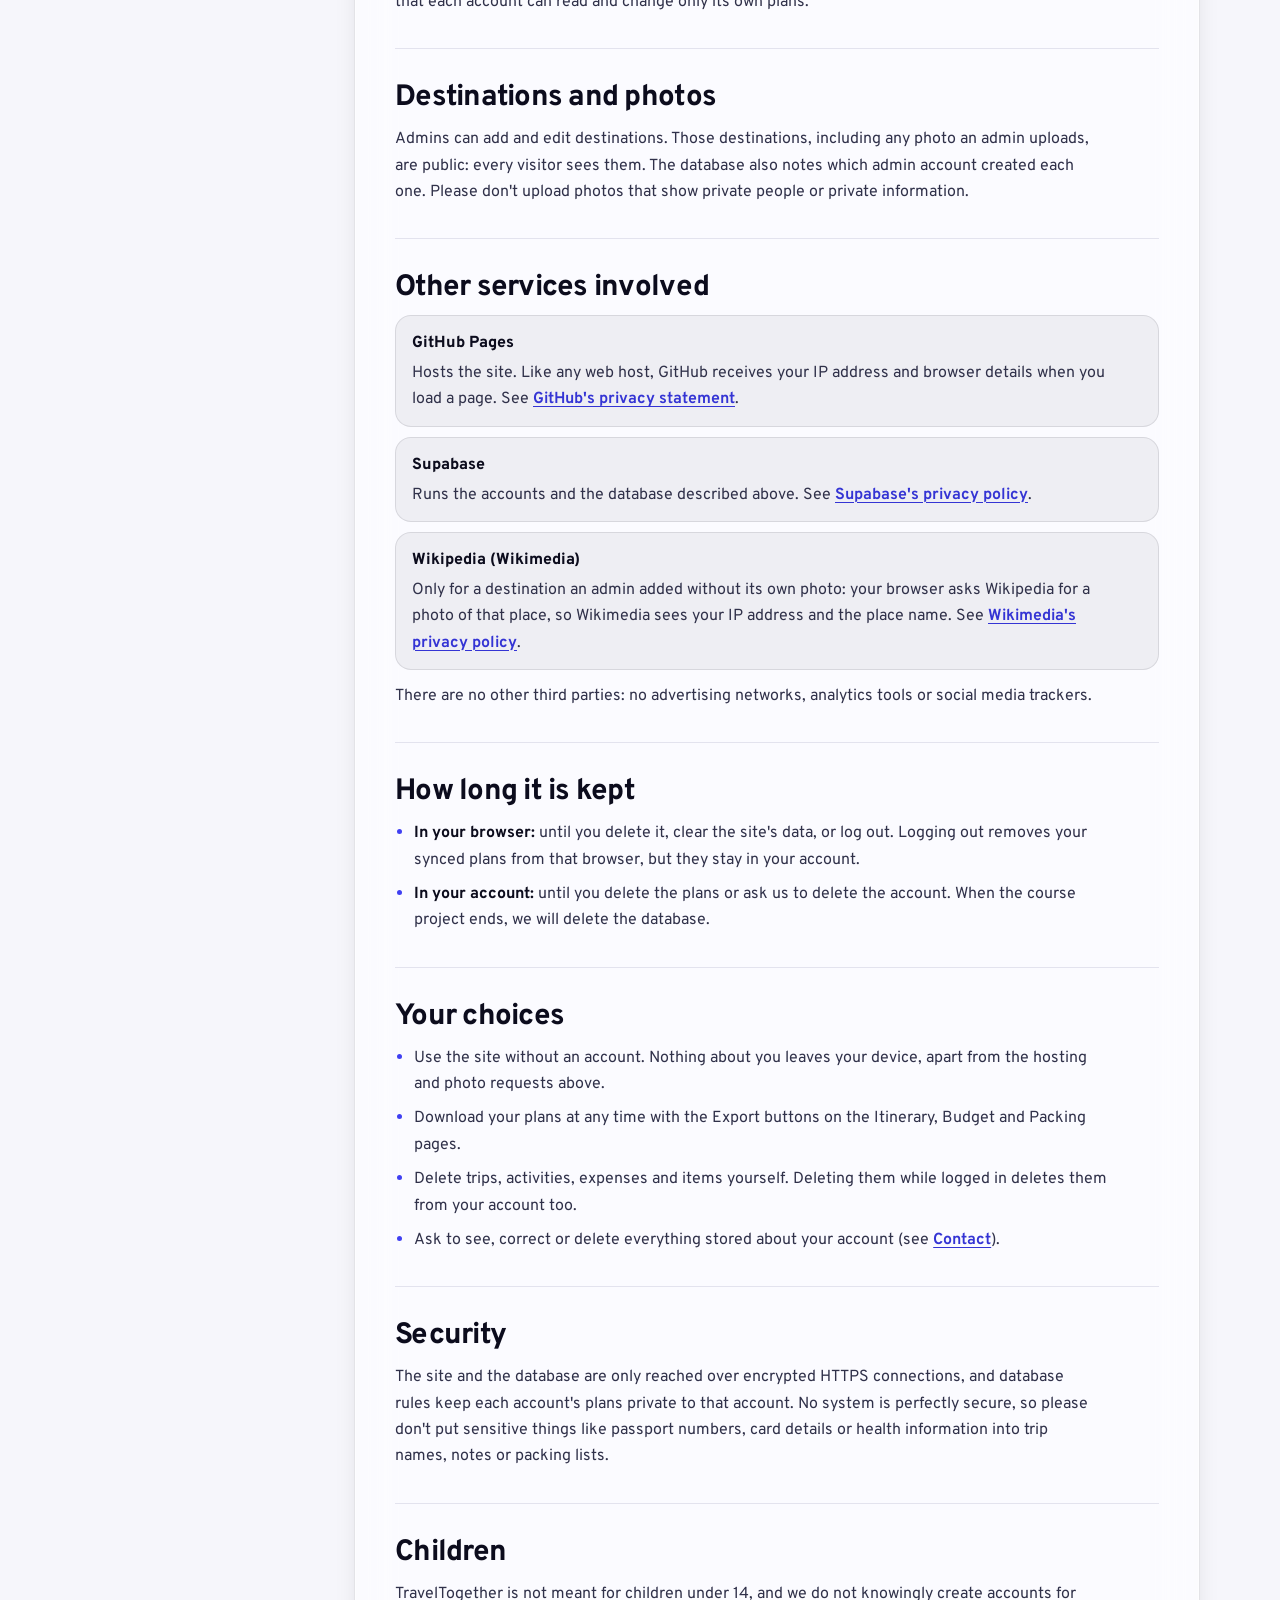
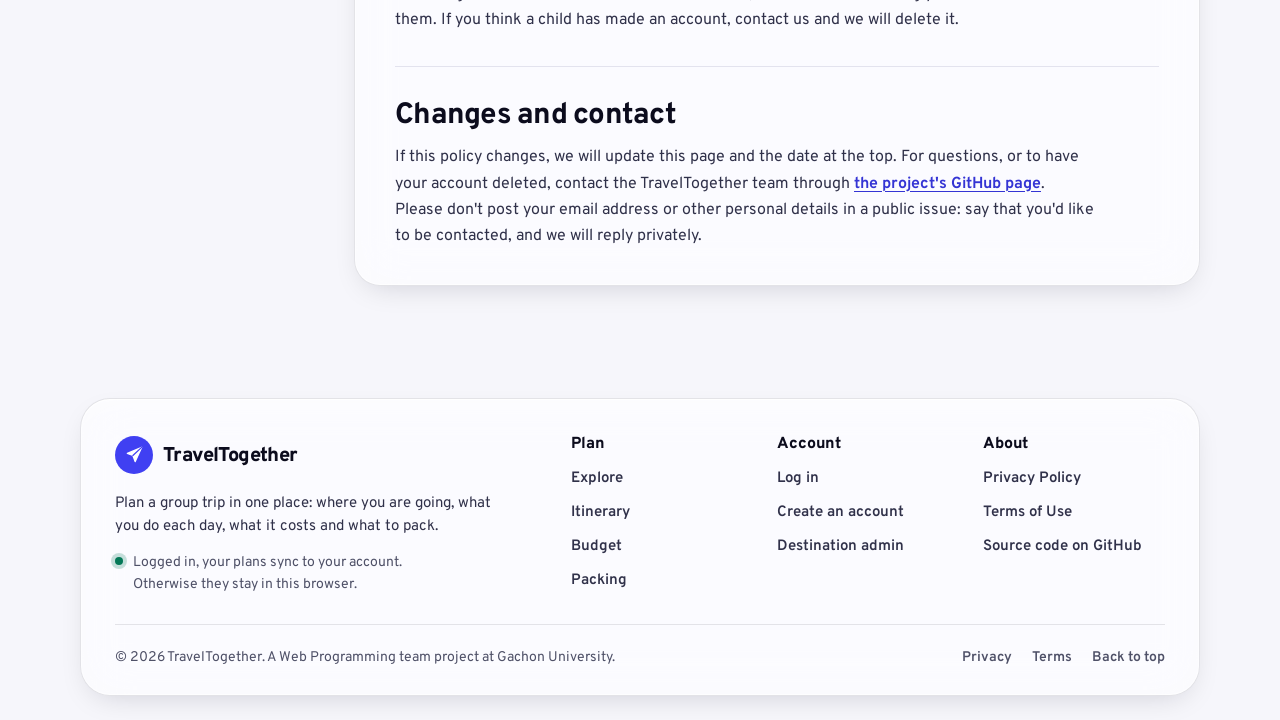
<file: privacy.html>
<!doctype html>
<html lang="en">
  <head>
    <meta charset="utf-8">
    <meta name="viewport" content="width=device-width, initial-scale=1">
    <meta name="color-scheme" content="light dark">
    <meta name="theme-color" content="#0b0b22">
    <meta name="description" content="What TravelTogether stores, where it is kept, who else is involved, and how to delete it.">
    <title>Privacy Policy · TravelTogether</title>
    <link rel="icon" type="image/svg+xml" href="./logo.svg">
    <link rel="preload" href="./fonts/overpass.woff" as="font" type="font/woff" crossorigin>
    <link rel="stylesheet" href="./legal.css?v=5e4d6b09d0">
    <script>(function () {
  window.TP_I18N_VERSION = {"ru": "45b945db4b", "ko": "9fbc0c7b79", "uz": "33340f5e07"};
  /* Some browsers ship without Uzbek date data and print "2027 M04 10". When that happens,
     Uzbek dates are built from the English parts with Uzbek month and day names, and
     numbers use the Uzbek separators (510 000,50). */
  function uzbekDates() {
    try { if (/yanvar/i.test(new Intl.DateTimeFormat("uz", { month: "long" }).format(new Date(2027, 0, 15)))) return; } catch (error) { return; }
    var DTF = Intl.DateTimeFormat, NF = Intl.NumberFormat;
    var M = ["yanvar", "fevral", "mart", "aprel", "may", "iyun", "iyul", "avgust", "sentabr", "oktabr", "noyabr", "dekabr"];
    var MS = ["yan", "fev", "mar", "apr", "may", "iyn", "iyl", "avg", "sen", "okt", "noy", "dek"];
    var W = ["yakshanba", "dushanba", "seshanba", "chorshanba", "payshanba", "juma", "shanba"];
    var WS = ["Yak", "Dush", "Sesh", "Chor", "Pay", "Jum", "Shan"];
    var uz = function (locales) { return /^uz/i.test(String(Array.isArray(locales) ? locales[0] : locales || "")); };
    function UzDate(locales, options) {
      if (!uz(locales)) return new DTF(locales, options);
      var inner = new DTF("en-GB", Object.assign({}, options, { hourCycle: "h23" }));
      var opt = inner.resolvedOptions();
      var word = function (part, date) {
        if (part.type === "month" && !/numeric|2-digit/.test(opt.month)) return Object.assign({}, part, { value: (opt.month === "long" ? M : MS)[date.getMonth()] });
        if (part.type === "weekday") return Object.assign({}, part, { value: (opt.weekday === "long" ? W : WS)[date.getDay()] });
        return part;
      };
      var join = function (parts) {
        var out = "";
        for (var i = 0; i < parts.length; i++) {
          var p = parts[i], next = parts[i + 2];
          if (p.type === "day" && parts[i + 1] && parts[i + 1].type === "literal" && next && next.type === "month" && isNaN(next.value)) { out += p.value + "-" + next.value; i += 2; continue; }
          out += p.value;
        }
        return out;
      };
      var self = Object.create(UzDate.prototype);
      self.formatToParts = function (date) { date = new Date(date === undefined ? Date.now() : date); return inner.formatToParts(date).map(function (p) { return word(p, date); }); };
      self.format = function (date) { return join(self.formatToParts(date)); };
      self.formatRangeToParts = function (a, b) { var A = new Date(a), B = new Date(b); return inner.formatRangeToParts(A, B).map(function (p) { return word(p, p.source === "endRange" ? B : A); }); };
      self.formatRange = function (a, b) { return join(self.formatRangeToParts(a, b)); };
      self.resolvedOptions = function () { return Object.assign({}, opt, { locale: "uz" }); };
      return self;
    }
    UzDate.supportedLocalesOf = DTF.supportedLocalesOf;
    function UzNumber(locales, options) { return new NF(uz(locales) ? "ru" : locales, options); }
    UzNumber.supportedLocalesOf = NF.supportedLocalesOf;
    Intl.DateTimeFormat = UzDate;
    Intl.NumberFormat = UzNumber;
  }
  var theme = null;
  try { theme = window.localStorage.getItem("tp:theme"); } catch (error) {}
  if (theme !== "light" && theme !== "dark") {
    theme = window.matchMedia && window.matchMedia("(prefers-color-scheme: dark)").matches ? "dark" : "light";
  }
  document.documentElement.setAttribute("data-theme", theme);
  var lang = null;
  try { lang = window.localStorage.getItem("tp:lang"); } catch (error) {}
  if (lang === "ru" || lang === "ko" || lang === "uz") {
    document.documentElement.setAttribute("data-lang", lang);
    if (lang === "uz") uzbekDates();
    document.documentElement.setAttribute("lang", lang === "uz" ? "uz-Latn" : lang);
    var dict = document.createElement("script");
    dict.src = "./i18n/" + lang + ".js?v=" + (window.TP_I18N_VERSION || {})[lang];
    dict.async = true;
    document.head.appendChild(dict);
  }
  var meta = document.querySelector('meta[name="theme-color"]');
  if (meta) meta.setAttribute("content", theme === "dark" ? "#060b18" : "#f8fafc");
})();</script>
    <script type="speculationrules">{"prefetch": [{"source": "document", "where": {"selector_matches": ".primary-nav a, .footer-links a, .header-cta, .brand"}, "eagerness": "moderate"}]}</script>
  </head>
  <body>
    <a class="skip-link" href="#main">Skip to main content</a>
    <header class="site-header">
      <div class="header-inner">
        <a class="brand" href="./index.html"><span class="brand-mark"><svg viewBox="0 0 24 24" aria-hidden="true" focusable="false"><path d="M21 3 3 10.6l7 2.6L12.8 21 21 3z"/><path d="M10 13.2 21 3"/></svg></span><span>TravelTogether</span></a>
        <nav class="primary-nav" aria-label="Primary">
          <a href="./index.html">Explore</a>
          <a href="./itinerary.html">Itinerary</a>
          <a href="./budget.html">Budget</a>
          <a href="./packing.html">Packing</a>
        </nav>
        <div class="account" id="account" hidden></div>
        <details class="lang-menu" id="lang-menu">
          <summary class="lang-button" aria-label="Language" title="Language">
            <svg viewBox="0 0 24 24" aria-hidden="true" focusable="false"><circle cx="12" cy="12" r="9"/><path d="M3 12h18M12 3c2.5 2.6 3.8 5.6 3.8 9s-1.3 6.4-3.8 9c-2.5-2.6-3.8-5.6-3.8-9S9.5 5.6 12 3z"/></svg>
            <span class="lang-current" translate="no">EN</span>
          </summary>
          <div class="lang-list" role="group" aria-label="Language"></div>
        </details>
        <button class="theme-toggle" id="theme-toggle" type="button" aria-label="Switch theme" title="Switch theme">
          <svg class="icon-moon" viewBox="0 0 24 24" aria-hidden="true" focusable="false"><path d="M20.5 14.2A8.5 8.5 0 0 1 9.8 3.5a8.5 8.5 0 1 0 10.7 10.7z"/></svg>
          <svg class="icon-sun" viewBox="0 0 24 24" aria-hidden="true" focusable="false"><circle cx="12" cy="12" r="4.2"/><path d="M12 2.5v2.2M12 19.3v2.2M2.5 12h2.2M19.3 12h2.2M5.3 5.3l1.6 1.6M17.1 17.1l1.6 1.6M18.7 5.3l-1.6 1.6M6.9 17.1l-1.6 1.6"/></svg>
        </button>
        <a class="header-cta" href="./index.html#trip-form" data-i18n="header: Plan a trip">Plan a trip</a>
      </div>
    </header>
    <main id="main" class="page-shell" tabindex="-1">
      <div class="page-heading legal-heading">
        <div>
          <p class="legal-kicker">Last updated 22 November 2026</p>
          <h1>Privacy Policy</h1>
          <p class="lede">What TravelTogether keeps, where it is kept, which other services are involved, and how to get it deleted. Written in plain words.</p>
        </div>
      </div>

      <div class="legal-layout">
        <nav class="legal-toc panel" aria-label="On this page">
          <p class="legal-toc-title">On this page</p>
          <ol>
            <li><a href="#summary">The short version</a></li>
            <li><a href="#browser">Kept in your browser</a></li>
            <li><a href="#with-account">If you create an account</a></li>
            <li><a href="#destinations">Destinations and photos</a></li>
            <li><a href="#services">Other services involved</a></li>
            <li><a href="#keep">How long it is kept</a></li>
            <li><a href="#choices">Your choices</a></li>
            <li><a href="#security">Security</a></li>
            <li><a href="#children">Children</a></li>
            <li><a href="#contact">Changes and contact</a></li>
          </ol>
        </nav>

        <article class="legal-body panel">
          <section id="summary" aria-labelledby="summary-title">
            <h2 id="summary-title">The short version</h2>
            <ul class="legal-points">
              <li><strong>No account needed.</strong> Without one, everything you plan stays in this browser on this device.</li>
              <li><strong>With an account,</strong> your email, a display name and your plans are stored in our database so you can open them on any device.</li>
              <li><strong>No ads, no analytics, no tracking cookies,</strong> and we never sell or share your data for marketing.</li>
              <li><strong>You can delete it.</strong> Clear the site's data in your browser, and ask us to delete your account.</li>
            </ul>
            <p>TravelTogether is a student team project for the Web Programming course at Gachon University. It is not a company and does not sell anything.</p>
          </section>

          <section id="browser" aria-labelledby="browser-title">
            <h2 id="browser-title">Kept in your browser</h2>
            <p>The site saves what you do in your browser's local storage, which stays on your device. It holds:</p>
            <ul>
              <li>your trips: names, destinations, dates, number of travelers and currency;</li>
              <li>each trip's itinerary, budget and expenses, and packing list;</li>
              <li>destinations you marked as favourites, and your light or dark theme;</li>
              <li>a saved copy of the destination list, so Explore opens quickly;</li>
              <li>if you log in, a sign-in token so you stay logged in.</li>
            </ul>
            <p>This is not a cookie and it is not sent anywhere on its own. Anyone using the same browser profile can see it, so log out on shared computers.</p>
          </section>

          <section id="with-account" aria-labelledby="account-title">
            <h2 id="account-title">If you create an account</h2>
            <p>Accounts are optional. When you sign up we store:</p>
            <ul>
              <li><strong>your email address and password.</strong> The password is checked and stored by our sign-in provider, Supabase, in hashed form. We cannot read it.</li>
              <li><strong>a display name,</strong> if you give one.</li>
              <li><strong>your plans:</strong> the trips, itineraries, budgets and packing lists listed above, so they appear on every device you log in on.</li>
              <li><strong>whether you are an admin,</strong> which only the project team can change.</li>
            </ul>
            <p>We use this only to run your account and show your plans back to you. The database is set up so that each account can read and change only its own plans.</p>
          </section>

          <section id="destinations" aria-labelledby="destinations-title">
            <h2 id="destinations-title">Destinations and photos</h2>
            <p>Admins can add and edit destinations. Those destinations, including any photo an admin uploads, are public: every visitor sees them. The database also notes which admin account created each one. Please don't upload photos that show private people or private information.</p>
          </section>

          <section id="services" aria-labelledby="services-title">
            <h2 id="services-title">Other services involved</h2>
            <dl class="legal-services">
              <div><dt>GitHub Pages</dt><dd>Hosts the site. Like any web host, GitHub receives your IP address and browser details when you load a page. See <a href="https://docs.github.com/en/site-policy/privacy-policies/github-general-privacy-statement">GitHub's privacy statement</a>.</dd></div>
              <div><dt>Supabase</dt><dd>Runs the accounts and the database described above. See <a href="https://supabase.com/privacy">Supabase's privacy policy</a>.</dd></div>
              <div><dt>Wikipedia (Wikimedia)</dt><dd>Only for a destination an admin added without its own photo: your browser asks Wikipedia for a photo of that place, so Wikimedia sees your IP address and the place name. See <a href="https://foundation.wikimedia.org/wiki/Policy:Privacy_policy">Wikimedia's privacy policy</a>.</dd></div>
            </dl>
            <p>There are no other third parties: no advertising networks, analytics tools or social media trackers.</p>
          </section>

          <section id="keep" aria-labelledby="keep-title">
            <h2 id="keep-title">How long it is kept</h2>
            <ul>
              <li><strong>In your browser:</strong> until you delete it, clear the site's data, or log out. Logging out removes your synced plans from that browser, but they stay in your account.</li>
              <li><strong>In your account:</strong> until you delete the plans or ask us to delete the account. When the course project ends, we will delete the database.</li>
            </ul>
          </section>

          <section id="choices" aria-labelledby="choices-title">
            <h2 id="choices-title">Your choices</h2>
            <ul>
              <li>Use the site without an account. Nothing about you leaves your device, apart from the hosting and photo requests above.</li>
              <li>Download your plans at any time with the Export buttons on the Itinerary, Budget and Packing pages.</li>
              <li>Delete trips, activities, expenses and items yourself. Deleting them while logged in deletes them from your account too.</li>
              <li>Ask to see, correct or delete everything stored about your account (see <a href="#contact">Contact</a>).</li>
            </ul>
          </section>

          <section id="security" aria-labelledby="security-title">
            <h2 id="security-title">Security</h2>
            <p>The site and the database are only reached over encrypted HTTPS connections, and database rules keep each account's plans private to that account. No system is perfectly secure, so please don't put sensitive things like passport numbers, card details or health information into trip names, notes or packing lists.</p>
          </section>

          <section id="children" aria-labelledby="children-title">
            <h2 id="children-title">Children</h2>
            <p>TravelTogether is not meant for children under 14, and we do not knowingly create accounts for them. If you think a child has made an account, contact us and we will delete it.</p>
          </section>

          <section id="contact" aria-labelledby="contact-title">
            <h2 id="contact-title">Changes and contact</h2>
            <p>If this policy changes, we will update this page and the date at the top. For questions, or to have your account deleted, contact the TravelTogether team through <a href="https://github.com/muso081/Travel/issues">the project's GitHub page</a>. Please don't post your email address or other personal details in a public issue: say that you'd like to be contacted, and we will reply privately.</p>
          </section>
        </article>
      </div>
    </main>
    <div id="live" class="visually-hidden" role="status" aria-live="polite" aria-atomic="true"></div>
    <footer class="site-footer">
      <div class="footer-top">
        <div class="footer-brand">
          <a class="brand" href="./index.html"><span class="brand-mark"><svg viewBox="0 0 24 24" aria-hidden="true" focusable="false"><path d="M21 3 3 10.6l7 2.6L12.8 21 21 3z"/><path d="M10 13.2 21 3"/></svg></span><span>TravelTogether</span></a>
          <p>Plan a group trip in one place: where you are going, what you do each day, what it costs and what to pack.</p>
          <p class="footer-save"><span aria-hidden="true"></span>Logged in, your plans sync to your account. Otherwise they stay in this browser.</p>
        </div>
        <nav class="footer-links" aria-label="Footer">
          <div>
            <h2>Plan</h2>
            <ul>
              <li><a href="./index.html">Explore</a></li>
              <li><a href="./itinerary.html">Itinerary</a></li>
              <li><a href="./budget.html">Budget</a></li>
              <li><a href="./packing.html">Packing</a></li>
            </ul>
          </div>
          <div>
            <h2>Account</h2>
            <ul>
              <li><a href="./login.html">Log in</a></li>
              <li><a href="./login.html?mode=signup">Create an account</a></li>
              <li><a href="./admin.html">Destination admin</a></li>
            </ul>
          </div>
          <div>
            <h2>About</h2>
            <ul>
              <li><a href="./privacy.html">Privacy Policy</a></li>
              <li><a href="./terms.html">Terms of Use</a></li>
              <li><a href="https://github.com/muso081/Travel">Source code on GitHub</a></li>
            </ul>
          </div>
        </nav>
      </div>
      <div class="footer-bottom">
        <p>© 2026 TravelTogether. A Web Programming team project at Gachon University.</p>
        <p class="footer-legal"><a href="./privacy.html">Privacy</a><a href="./terms.html">Terms</a><a href="#main">Back to top</a></p>
      </div>
    </footer>
    <script src="./legal.js?v=5337c0699b"></script>
  </body>
</html>
</file>
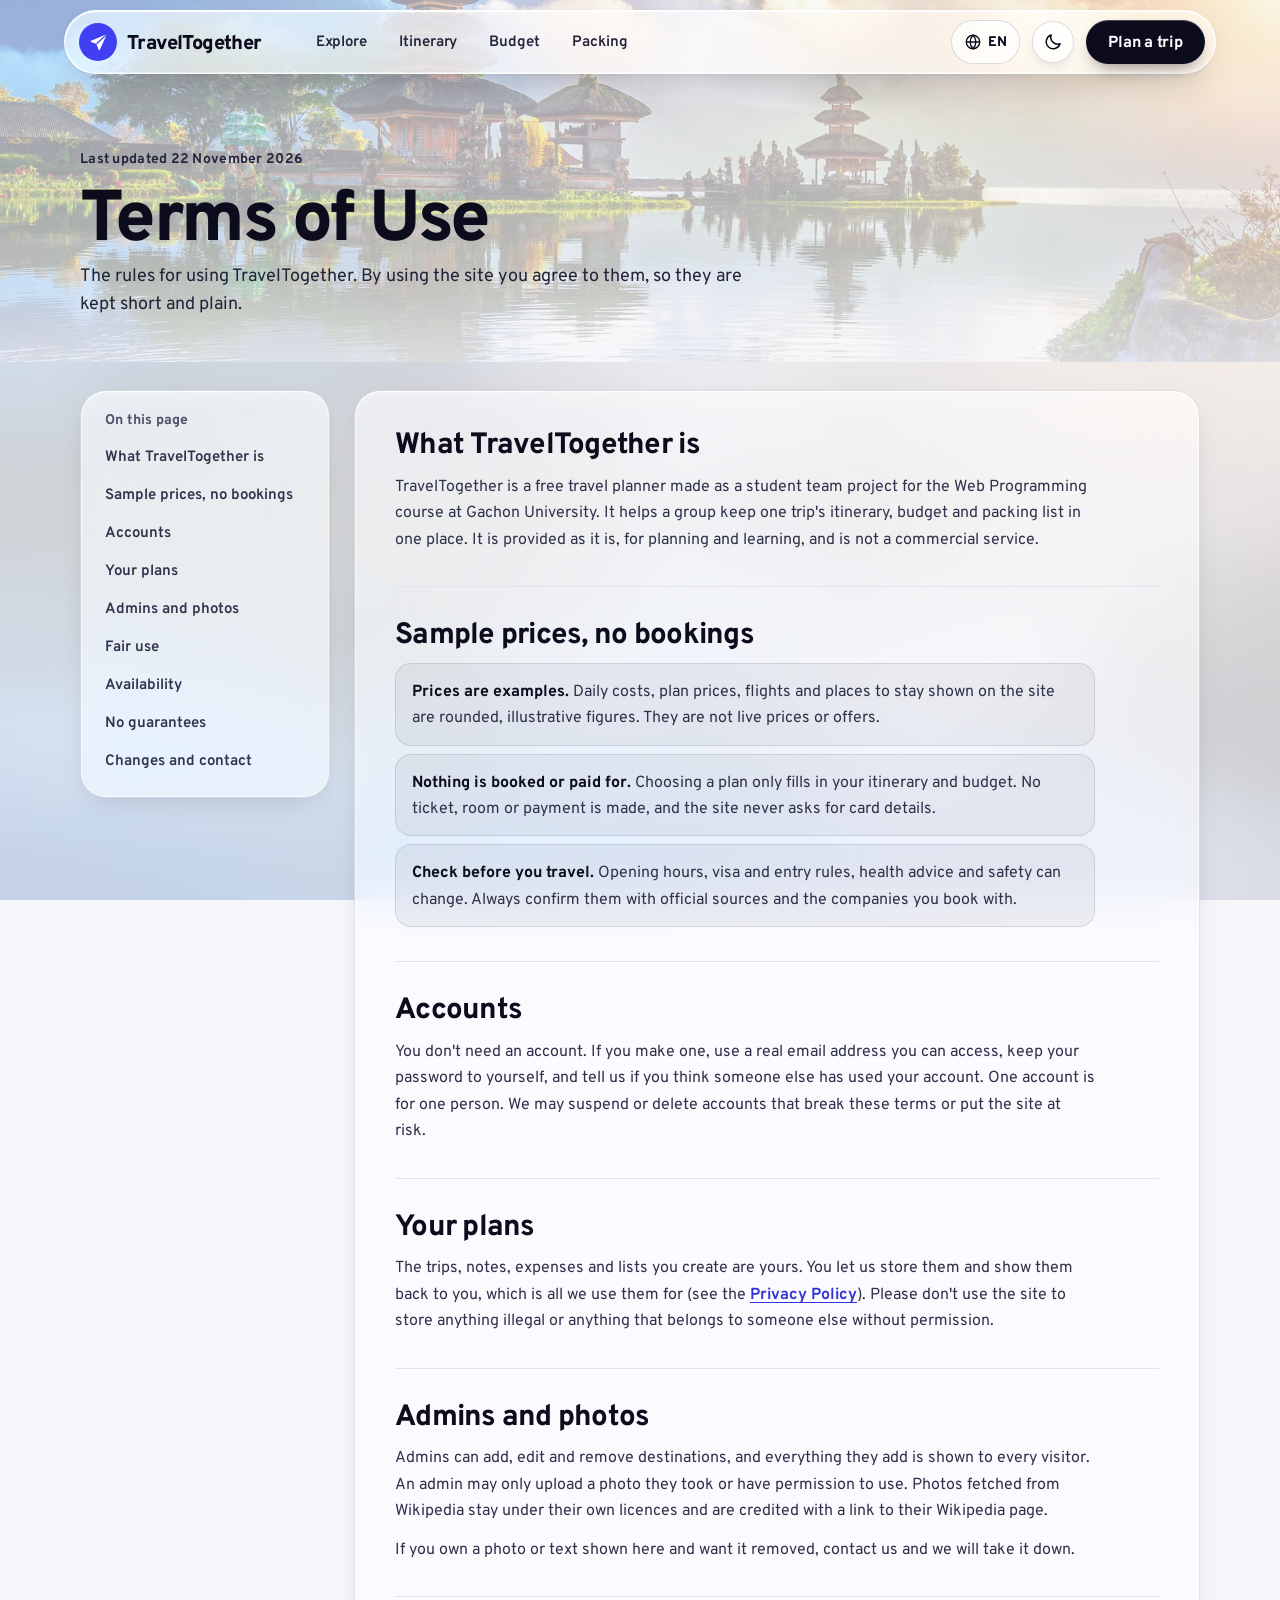
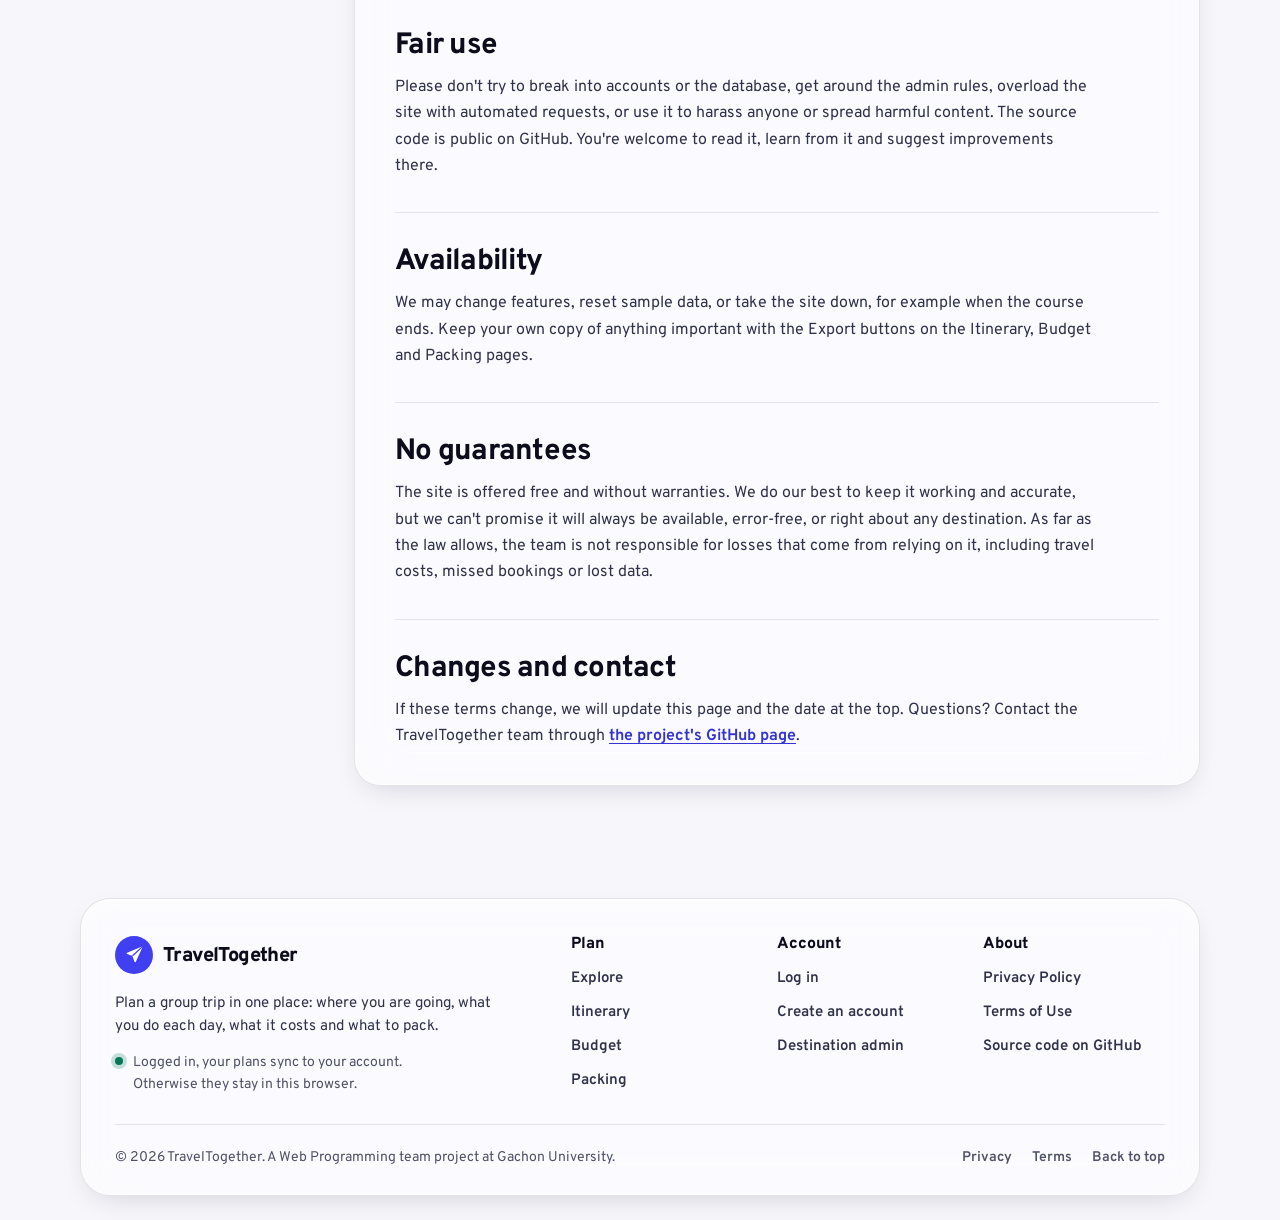
<file: terms.html>
<!doctype html>
<html lang="en">
  <head>
    <meta charset="utf-8">
    <meta name="viewport" content="width=device-width, initial-scale=1">
    <meta name="color-scheme" content="light dark">
    <meta name="theme-color" content="#0b0b22">
    <meta name="description" content="The rules for using TravelTogether: sample prices, your content, accounts and limits.">
    <title>Terms of Use · TravelTogether</title>
    <link rel="icon" type="image/svg+xml" href="./logo.svg">
    <link rel="preload" href="./fonts/overpass.woff" as="font" type="font/woff" crossorigin>
    <link rel="stylesheet" href="./legal.css?v=5e4d6b09d0">
    <script>(function () {
  window.TP_I18N_VERSION = {"ru": "45b945db4b", "ko": "9fbc0c7b79", "uz": "33340f5e07"};
  /* Some browsers ship without Uzbek date data and print "2027 M04 10". When that happens,
     Uzbek dates are built from the English parts with Uzbek month and day names, and
     numbers use the Uzbek separators (510 000,50). */
  function uzbekDates() {
    try { if (/yanvar/i.test(new Intl.DateTimeFormat("uz", { month: "long" }).format(new Date(2027, 0, 15)))) return; } catch (error) { return; }
    var DTF = Intl.DateTimeFormat, NF = Intl.NumberFormat;
    var M = ["yanvar", "fevral", "mart", "aprel", "may", "iyun", "iyul", "avgust", "sentabr", "oktabr", "noyabr", "dekabr"];
    var MS = ["yan", "fev", "mar", "apr", "may", "iyn", "iyl", "avg", "sen", "okt", "noy", "dek"];
    var W = ["yakshanba", "dushanba", "seshanba", "chorshanba", "payshanba", "juma", "shanba"];
    var WS = ["Yak", "Dush", "Sesh", "Chor", "Pay", "Jum", "Shan"];
    var uz = function (locales) { return /^uz/i.test(String(Array.isArray(locales) ? locales[0] : locales || "")); };
    function UzDate(locales, options) {
      if (!uz(locales)) return new DTF(locales, options);
      var inner = new DTF("en-GB", Object.assign({}, options, { hourCycle: "h23" }));
      var opt = inner.resolvedOptions();
      var word = function (part, date) {
        if (part.type === "month" && !/numeric|2-digit/.test(opt.month)) return Object.assign({}, part, { value: (opt.month === "long" ? M : MS)[date.getMonth()] });
        if (part.type === "weekday") return Object.assign({}, part, { value: (opt.weekday === "long" ? W : WS)[date.getDay()] });
        return part;
      };
      var join = function (parts) {
        var out = "";
        for (var i = 0; i < parts.length; i++) {
          var p = parts[i], next = parts[i + 2];
          if (p.type === "day" && parts[i + 1] && parts[i + 1].type === "literal" && next && next.type === "month" && isNaN(next.value)) { out += p.value + "-" + next.value; i += 2; continue; }
          out += p.value;
        }
        return out;
      };
      var self = Object.create(UzDate.prototype);
      self.formatToParts = function (date) { date = new Date(date === undefined ? Date.now() : date); return inner.formatToParts(date).map(function (p) { return word(p, date); }); };
      self.format = function (date) { return join(self.formatToParts(date)); };
      self.formatRangeToParts = function (a, b) { var A = new Date(a), B = new Date(b); return inner.formatRangeToParts(A, B).map(function (p) { return word(p, p.source === "endRange" ? B : A); }); };
      self.formatRange = function (a, b) { return join(self.formatRangeToParts(a, b)); };
      self.resolvedOptions = function () { return Object.assign({}, opt, { locale: "uz" }); };
      return self;
    }
    UzDate.supportedLocalesOf = DTF.supportedLocalesOf;
    function UzNumber(locales, options) { return new NF(uz(locales) ? "ru" : locales, options); }
    UzNumber.supportedLocalesOf = NF.supportedLocalesOf;
    Intl.DateTimeFormat = UzDate;
    Intl.NumberFormat = UzNumber;
  }
  var theme = null;
  try { theme = window.localStorage.getItem("tp:theme"); } catch (error) {}
  if (theme !== "light" && theme !== "dark") {
    theme = window.matchMedia && window.matchMedia("(prefers-color-scheme: dark)").matches ? "dark" : "light";
  }
  document.documentElement.setAttribute("data-theme", theme);
  var lang = null;
  try { lang = window.localStorage.getItem("tp:lang"); } catch (error) {}
  if (lang === "ru" || lang === "ko" || lang === "uz") {
    document.documentElement.setAttribute("data-lang", lang);
    if (lang === "uz") uzbekDates();
    document.documentElement.setAttribute("lang", lang === "uz" ? "uz-Latn" : lang);
    var dict = document.createElement("script");
    dict.src = "./i18n/" + lang + ".js?v=" + (window.TP_I18N_VERSION || {})[lang];
    dict.async = true;
    document.head.appendChild(dict);
  }
  var meta = document.querySelector('meta[name="theme-color"]');
  if (meta) meta.setAttribute("content", theme === "dark" ? "#060b18" : "#f8fafc");
})();</script>
    <script type="speculationrules">{"prefetch": [{"source": "document", "where": {"selector_matches": ".primary-nav a, .footer-links a, .header-cta, .brand"}, "eagerness": "moderate"}]}</script>
  </head>
  <body>
    <a class="skip-link" href="#main">Skip to main content</a>
    <header class="site-header">
      <div class="header-inner">
        <a class="brand" href="./index.html"><span class="brand-mark"><svg viewBox="0 0 24 24" aria-hidden="true" focusable="false"><path d="M21 3 3 10.6l7 2.6L12.8 21 21 3z"/><path d="M10 13.2 21 3"/></svg></span><span>TravelTogether</span></a>
        <nav class="primary-nav" aria-label="Primary">
          <a href="./index.html">Explore</a>
          <a href="./itinerary.html">Itinerary</a>
          <a href="./budget.html">Budget</a>
          <a href="./packing.html">Packing</a>
        </nav>
        <div class="account" id="account" hidden></div>
        <details class="lang-menu" id="lang-menu">
          <summary class="lang-button" aria-label="Language" title="Language">
            <svg viewBox="0 0 24 24" aria-hidden="true" focusable="false"><circle cx="12" cy="12" r="9"/><path d="M3 12h18M12 3c2.5 2.6 3.8 5.6 3.8 9s-1.3 6.4-3.8 9c-2.5-2.6-3.8-5.6-3.8-9S9.5 5.6 12 3z"/></svg>
            <span class="lang-current" translate="no">EN</span>
          </summary>
          <div class="lang-list" role="group" aria-label="Language"></div>
        </details>
        <button class="theme-toggle" id="theme-toggle" type="button" aria-label="Switch theme" title="Switch theme">
          <svg class="icon-moon" viewBox="0 0 24 24" aria-hidden="true" focusable="false"><path d="M20.5 14.2A8.5 8.5 0 0 1 9.8 3.5a8.5 8.5 0 1 0 10.7 10.7z"/></svg>
          <svg class="icon-sun" viewBox="0 0 24 24" aria-hidden="true" focusable="false"><circle cx="12" cy="12" r="4.2"/><path d="M12 2.5v2.2M12 19.3v2.2M2.5 12h2.2M19.3 12h2.2M5.3 5.3l1.6 1.6M17.1 17.1l1.6 1.6M18.7 5.3l-1.6 1.6M6.9 17.1l-1.6 1.6"/></svg>
        </button>
        <a class="header-cta" href="./index.html#trip-form" data-i18n="header: Plan a trip">Plan a trip</a>
      </div>
    </header>
    <main id="main" class="page-shell" tabindex="-1">
      <div class="page-heading legal-heading">
        <div>
          <p class="legal-kicker">Last updated 22 November 2026</p>
          <h1>Terms of Use</h1>
          <p class="lede">The rules for using TravelTogether. By using the site you agree to them, so they are kept short and plain.</p>
        </div>
      </div>

      <div class="legal-layout">
        <nav class="legal-toc panel" aria-label="On this page">
          <p class="legal-toc-title">On this page</p>
          <ol>
            <li><a href="#about">What TravelTogether is</a></li>
            <li><a href="#prices">Sample prices, no bookings</a></li>
            <li><a href="#accounts">Accounts</a></li>
            <li><a href="#content">Your plans</a></li>
            <li><a href="#admins">Admins and photos</a></li>
            <li><a href="#use">Fair use</a></li>
            <li><a href="#availability">Availability</a></li>
            <li><a href="#liability">No guarantees</a></li>
            <li><a href="#changes">Changes and contact</a></li>
          </ol>
        </nav>

        <article class="legal-body panel">
          <section id="about" aria-labelledby="about-title">
            <h2 id="about-title">What TravelTogether is</h2>
            <p>TravelTogether is a free travel planner made as a student team project for the Web Programming course at Gachon University. It helps a group keep one trip's itinerary, budget and packing list in one place. It is provided as it is, for planning and learning, and is not a commercial service.</p>
          </section>

          <section id="prices" aria-labelledby="prices-title">
            <h2 id="prices-title">Sample prices, no bookings</h2>
            <ul class="legal-points">
              <li><strong>Prices are examples.</strong> Daily costs, plan prices, flights and places to stay shown on the site are rounded, illustrative figures. They are not live prices or offers.</li>
              <li><strong>Nothing is booked or paid for.</strong> Choosing a plan only fills in your itinerary and budget. No ticket, room or payment is made, and the site never asks for card details.</li>
              <li><strong>Check before you travel.</strong> Opening hours, visa and entry rules, health advice and safety can change. Always confirm them with official sources and the companies you book with.</li>
            </ul>
          </section>

          <section id="accounts" aria-labelledby="accounts-title">
            <h2 id="accounts-title">Accounts</h2>
            <p>You don't need an account. If you make one, use a real email address you can access, keep your password to yourself, and tell us if you think someone else has used your account. One account is for one person. We may suspend or delete accounts that break these terms or put the site at risk.</p>
          </section>

          <section id="content" aria-labelledby="content-title">
            <h2 id="content-title">Your plans</h2>
            <p>The trips, notes, expenses and lists you create are yours. You let us store them and show them back to you, which is all we use them for (see the <a href="./privacy.html">Privacy Policy</a>). Please don't use the site to store anything illegal or anything that belongs to someone else without permission.</p>
          </section>

          <section id="admins" aria-labelledby="admins-title">
            <h2 id="admins-title">Admins and photos</h2>
            <p>Admins can add, edit and remove destinations, and everything they add is shown to every visitor. An admin may only upload a photo they took or have permission to use. Photos fetched from Wikipedia stay under their own licences and are credited with a link to their Wikipedia page.</p>
            <p>If you own a photo or text shown here and want it removed, contact us and we will take it down.</p>
          </section>

          <section id="use" aria-labelledby="use-title">
            <h2 id="use-title">Fair use</h2>
            <p>Please don't try to break into accounts or the database, get around the admin rules, overload the site with automated requests, or use it to harass anyone or spread harmful content. The source code is public on GitHub. You're welcome to read it, learn from it and suggest improvements there.</p>
          </section>

          <section id="availability" aria-labelledby="availability-title">
            <h2 id="availability-title">Availability</h2>
            <p>We may change features, reset sample data, or take the site down, for example when the course ends. Keep your own copy of anything important with the Export buttons on the Itinerary, Budget and Packing pages.</p>
          </section>

          <section id="liability" aria-labelledby="liability-title">
            <h2 id="liability-title">No guarantees</h2>
            <p>The site is offered free and without warranties. We do our best to keep it working and accurate, but we can't promise it will always be available, error-free, or right about any destination. As far as the law allows, the team is not responsible for losses that come from relying on it, including travel costs, missed bookings or lost data.</p>
          </section>

          <section id="changes" aria-labelledby="changes-title">
            <h2 id="changes-title">Changes and contact</h2>
            <p>If these terms change, we will update this page and the date at the top. Questions? Contact the TravelTogether team through <a href="https://github.com/muso081/Travel/issues">the project's GitHub page</a>.</p>
          </section>
        </article>
      </div>
    </main>
    <div id="live" class="visually-hidden" role="status" aria-live="polite" aria-atomic="true"></div>
    <footer class="site-footer">
      <div class="footer-top">
        <div class="footer-brand">
          <a class="brand" href="./index.html"><span class="brand-mark"><svg viewBox="0 0 24 24" aria-hidden="true" focusable="false"><path d="M21 3 3 10.6l7 2.6L12.8 21 21 3z"/><path d="M10 13.2 21 3"/></svg></span><span>TravelTogether</span></a>
          <p>Plan a group trip in one place: where you are going, what you do each day, what it costs and what to pack.</p>
          <p class="footer-save"><span aria-hidden="true"></span>Logged in, your plans sync to your account. Otherwise they stay in this browser.</p>
        </div>
        <nav class="footer-links" aria-label="Footer">
          <div>
            <h2>Plan</h2>
            <ul>
              <li><a href="./index.html">Explore</a></li>
              <li><a href="./itinerary.html">Itinerary</a></li>
              <li><a href="./budget.html">Budget</a></li>
              <li><a href="./packing.html">Packing</a></li>
            </ul>
          </div>
          <div>
            <h2>Account</h2>
            <ul>
              <li><a href="./login.html">Log in</a></li>
              <li><a href="./login.html?mode=signup">Create an account</a></li>
              <li><a href="./admin.html">Destination admin</a></li>
            </ul>
          </div>
          <div>
            <h2>About</h2>
            <ul>
              <li><a href="./privacy.html">Privacy Policy</a></li>
              <li><a href="./terms.html">Terms of Use</a></li>
              <li><a href="https://github.com/muso081/Travel">Source code on GitHub</a></li>
            </ul>
          </div>
        </nav>
      </div>
      <div class="footer-bottom">
        <p>© 2026 TravelTogether. A Web Programming team project at Gachon University.</p>
        <p class="footer-legal"><a href="./privacy.html">Privacy</a><a href="./terms.html">Terms</a><a href="#main">Back to top</a></p>
      </div>
    </footer>
    <script src="./legal.js?v=5337c0699b"></script>
  </body>
</html>
</file>
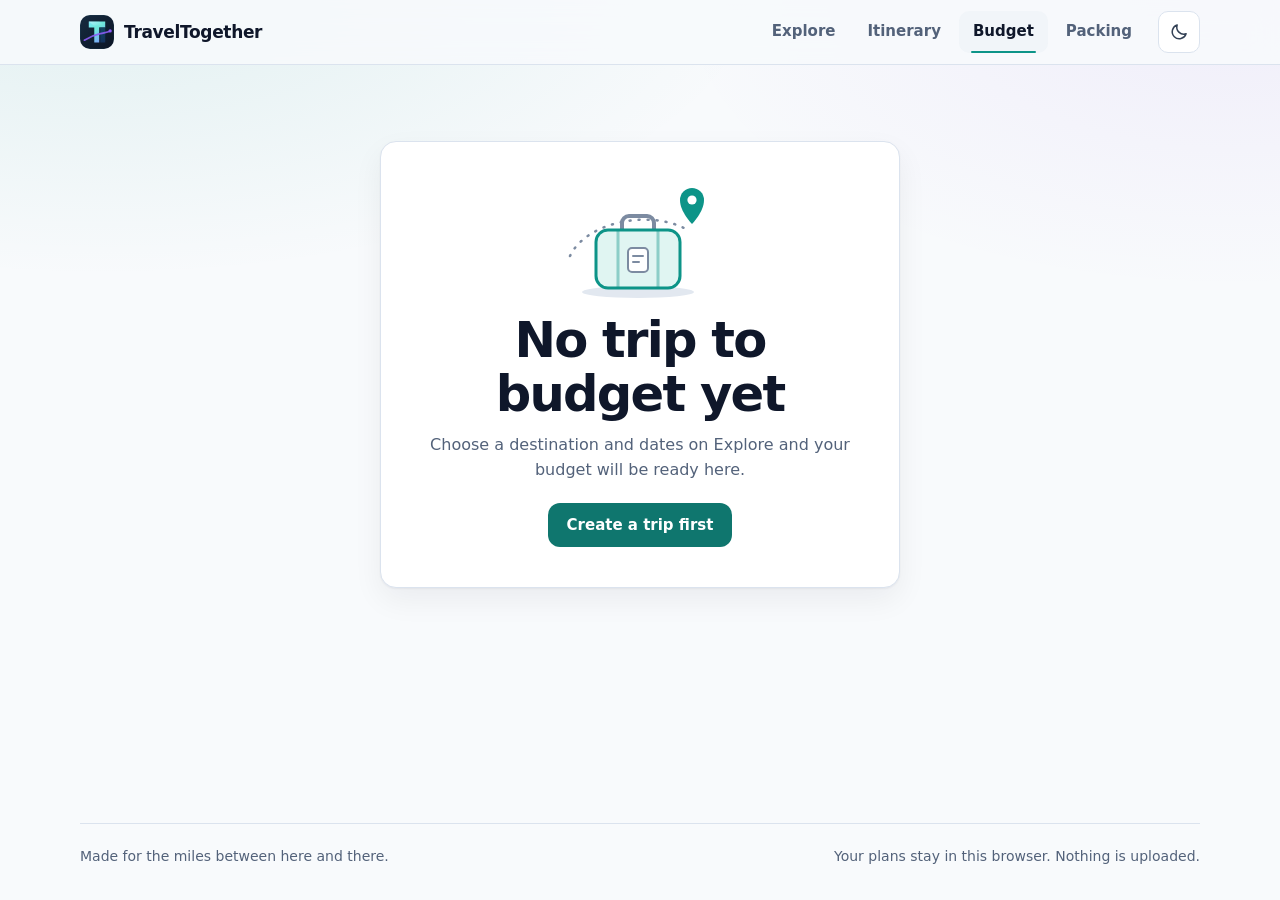
<file: TravelTogether-site-v3/budget.html>
<!doctype html>
<html lang="en">
  <head>
    <meta charset="utf-8">
    <meta name="viewport" content="width=device-width, initial-scale=1">
    <meta name="color-scheme" content="light dark">
    <meta name="theme-color" content="#f8fafc">
    <meta name="description" content="Track planned and paid expenses against a total budget, by category.">
    <title>Budget · TravelTogether</title>
    <link rel="icon" type="image/svg+xml" href="./logo.svg">
    <link rel="stylesheet" href="./budget.css">
    <script>(function () {
  var theme = null;
  try { theme = window.localStorage.getItem("tp:theme"); } catch (error) {}
  if (theme !== "light" && theme !== "dark") {
    theme = window.matchMedia && window.matchMedia("(prefers-color-scheme: dark)").matches ? "dark" : "light";
  }
  document.documentElement.setAttribute("data-theme", theme);
  var meta = document.querySelector('meta[name="theme-color"]');
  if (meta) meta.setAttribute("content", theme === "dark" ? "#060b18" : "#f8fafc");
})();</script>
  </head>
  <body>
    <a class="skip-link" href="#main">Skip to main content</a>
    <header class="site-header">
      <div class="header-inner">
        <a class="brand" href="./index.html"><img src="./logo.svg" alt="" width="34" height="34"><span>TravelTogether</span></a>
        <nav class="primary-nav" aria-label="Primary">
          <a href="./index.html">Explore</a>
          <a href="./itinerary.html">Itinerary</a>
          <a href="./budget.html" aria-current="page">Budget</a>
          <a href="./packing.html">Packing</a>
        </nav>
        <button class="theme-toggle" id="theme-toggle" type="button" aria-label="Switch theme" title="Switch theme">
          <svg class="icon-moon" viewBox="0 0 24 24" aria-hidden="true" focusable="false"><path d="M20.5 14.2A8.5 8.5 0 0 1 9.8 3.5a8.5 8.5 0 1 0 10.7 10.7z"/></svg>
          <svg class="icon-sun" viewBox="0 0 24 24" aria-hidden="true" focusable="false"><circle cx="12" cy="12" r="4.2"/><path d="M12 2.5v2.2M12 19.3v2.2M2.5 12h2.2M19.3 12h2.2M5.3 5.3l1.6 1.6M17.1 17.1l1.6 1.6M18.7 5.3l-1.6 1.6M6.9 17.1l-1.6 1.6"/></svg>
        </button>
      </div>
    </header>
    <main id="main" class="page-shell" tabindex="-1">
      <div class="notice" id="notice" hidden>
        <p class="notice-text"></p>
        <button class="icon-button" id="notice-close" type="button" aria-label="Dismiss message"><svg viewBox="0 0 20 20" aria-hidden="true" focusable="false"><path d="M5 5l10 10M15 5L5 15"/></svg></button>
      </div>

      <noscript>
        <p class="notice" data-kind="warning"><span class="notice-text">The budget needs JavaScript to load and save your numbers. Please turn it on and reload.</span></p>
      </noscript>

      <section id="no-trip" class="empty-trip" aria-labelledby="no-trip-title" hidden>
        <svg viewBox="0 0 168 120" aria-hidden="true" focusable="false">
        <ellipse cx="82" cy="110" rx="56" ry="6" style="fill:var(--surface-3)"/>
        <path d="M14 74C30 40 92 28 128 46" style="fill:none;stroke:var(--line-strong);stroke-width:2.5;stroke-linecap:round;stroke-dasharray:1 8"/>
        <path d="M148 18c0 12-12 24-12 24s-12-12-12-24a12 12 0 0 1 24 0z" style="fill:var(--teal)"/>
        <circle cx="136" cy="18" r="4.6" style="fill:var(--surface)"/>
        <path d="M66 50v-9a7 7 0 0 1 7-7h18a7 7 0 0 1 7 7v9" style="fill:none;stroke:var(--line-strong);stroke-width:4;stroke-linecap:round"/>
        <rect x="40" y="48" width="84" height="58" rx="12" style="fill:var(--teal-soft);stroke:var(--teal);stroke-width:3"/>
        <path d="M62 48v58M102 48v58" style="fill:none;stroke:var(--teal);stroke-width:3;opacity:.4"/>
        <rect x="72" y="66" width="20" height="24" rx="4" style="fill:var(--surface);stroke:var(--line-strong);stroke-width:2"/>
        <path d="M77 74h10M77 80h6" style="fill:none;stroke:var(--line-strong);stroke-width:2;stroke-linecap:round"/>
      </svg>
        <h1 id="no-trip-title">No trip to budget yet</h1>
        <p id="no-trip-text">Choose a destination and dates on Explore and your budget will be ready here.</p>
        <a class="button button-primary" href="./index.html">Create a trip first</a>
      </section>

      <div id="budget-app" hidden>
        <div class="page-heading">
          <div>
            <h1 id="page-title">Budget</h1>
            <p class="lede">Set a limit, log what you plan to spend and what you have already paid, and see where the money goes.</p>
          </div>
          <div class="toolbar" role="group" aria-label="Budget tools">
            <button class="button button-primary" type="button" id="jump-add"><svg viewBox="0 0 20 20" aria-hidden="true" focusable="false"><path d="M10 4v12M4 10h12"/></svg>Add expense</button>
            <button class="button button-secondary" type="button" id="import-button"><svg viewBox="0 0 20 20" aria-hidden="true" focusable="false"><path d="M10 13V3M6.5 6.5L10 3l3.5 3.5M4 12.5v3h12v-3"/></svg>Import</button>
            <input id="import-file" type="file" accept="application/json,.json" hidden>
            <button class="button button-secondary" type="button" id="export-button"><svg viewBox="0 0 20 20" aria-hidden="true" focusable="false"><path d="M10 3v10M6.5 9.5L10 13l3.5-3.5M4 12.5v3h12v-3"/></svg>Export</button>
          </div>
        </div>

        <section class="trip-strip" aria-label="Active trip">
          <dl class="trip-facts">
            <div class="trip-detail"><dt>Trip</dt><dd data-trip="title"></dd><dd data-trip="destination"></dd></div>
            <div class="trip-detail"><dt>Dates</dt><dd data-trip="dates"></dd><dd><span data-trip="length"></span> <span class="badge trip-when" data-trip="when"></span></dd></div>
            <div class="trip-detail"><dt>Travelers</dt><dd data-trip="travelers"></dd><dd data-trip="currency"></dd></div>
          </dl>
          <div class="trip-strip-action"><a class="button button-text button-small" href="./index.html#trips">Change trip</a></div>
        </section>

        <section class="panel overview" aria-labelledby="overview-title">
          <div class="overview-top">
            <form class="budget-form" id="budget-form" novalidate autocomplete="off">
              <h2 id="overview-title">Total budget</h2>
              <div class="field">
                <label for="total-budget">Spending limit for the whole trip (<span id="budget-currency">EUR</span>)</label>
                <div class="money-row">
                  <div class="money-input">
                    <span class="money-prefix" id="currency-prefix" aria-hidden="true"></span>
                    <input id="total-budget" type="number" min="0" step="0.01" inputmode="decimal" placeholder="0.00" aria-describedby="budget-hint budget-error">
                  </div>
                  <button class="button button-primary" id="save-budget" type="submit">Save budget</button>
                </div>
                <p class="field-hint" id="budget-hint">Leave it empty to track spending without a limit.</p>
                <p class="field-error" id="budget-error" role="alert" hidden></p>
              </div>
              <p class="form-status" id="budget-status" role="status"></p>
            </form>

            <div class="meter-block" id="meter-block" data-state="none">
              <p class="meter-text" id="meter-text"></p>
              <div class="budget-meter" id="budget-meter" aria-hidden="true"><span class="meter-paid" id="meter-paid"></span><span class="meter-planned" id="meter-planned"></span></div>
              <ul class="meter-key" aria-hidden="true">
                <li><span class="key key-paid"></span>Paid</li>
                <li><span class="key key-planned"></span>Planned</li>
                <li><span class="key key-free"></span>Still free</li>
              </ul>
            </div>
          </div>

          <dl class="stats" aria-label="Budget summary">
            <div class="stat stat-remaining" id="remaining-card" data-state="none">
              <dt>Remaining</dt>
              <dd id="remaining-total">–</dd>
              <dd class="stat-note" id="remaining-caption"></dd>
            </div>
            <div class="stat"><dt>Planned</dt><dd id="planned-total">–</dd><dd class="stat-note">Not marked as paid</dd></div>
            <div class="stat"><dt>Paid</dt><dd id="paid-total">–</dd><dd class="stat-note">Already paid</dd></div>
            <div class="stat"><dt>Per traveler</dt><dd id="traveler-total">–</dd><dd class="stat-note" id="traveler-caption"></dd></div>
          </dl>
        </section>

        <div class="content-grid">
          <div class="stack">
            <section class="panel" aria-labelledby="chart-title">
              <div class="panel-head">
                <div>
                  <h2 id="chart-title">Where it goes</h2>
                  <p>Planned and paid expenses together, by category.</p>
                </div>
                <p class="panel-total" id="chart-total"></p>
              </div>
              <ul class="category-chart" id="category-chart" aria-label="Spending by category"></ul>
              <p class="chart-empty" id="chart-empty" hidden>Category totals appear here as soon as you add an expense.</p>
            </section>

            <section class="panel" aria-labelledby="days-title">
              <div class="panel-head">
                <div>
                  <h2 id="days-title">When it's spent</h2>
                  <p>Planned and paid expenses together, by date.</p>
                </div>
                <p class="panel-total" id="days-average"></p>
              </div>
              <ol class="day-chart" id="day-chart" aria-label="Spending by date"></ol>
              <p class="chart-empty" id="days-empty" hidden>Daily totals appear here as soon as you add an expense.</p>
            </section>

            <section class="panel" aria-labelledby="expenses-title">
              <div class="panel-head">
                <div>
                  <h2 id="expenses-title" tabindex="-1">Expenses <span class="count-badge" id="expense-count">0</span></h2>
                  <p>Newest first. Mark an expense as paid when the money has left your account.</p>
                </div>
                <div class="filters" role="group" aria-label="Filter expenses">
                  <div class="field">
                    <label for="filter-status">Status</label>
                    <select id="filter-status">
                      <option value="all">All statuses</option>
                      <option value="planned">Planned</option>
                      <option value="paid">Paid</option>
                    </select>
                  </div>
                  <div class="field">
                    <label for="filter-category">Category</label>
                    <select id="filter-category">
                      <option value="all">All categories</option>
                      <option value="transport">Transport</option>
                      <option value="accommodation">Accommodation</option>
                      <option value="food">Food</option>
                      <option value="activities">Activities</option>
                      <option value="shopping">Shopping</option>
                      <option value="other">Other</option>
                    </select>
                  </div>
                </div>
              </div>
              <div class="results-bar">
                <p id="results-line" role="status"></p>
                <button class="button button-text button-small" type="button" id="clear-filters" hidden>Clear filters</button>
              </div>
              <ul class="expense-list" id="expense-list" aria-label="Expenses"></ul>
              <div class="empty-state" id="expense-empty" hidden>
                <strong id="empty-title">No expenses yet</strong>
                <span id="empty-text">Add your first cost to see how the budget takes shape.</span>
                <button class="button button-secondary" type="button" id="empty-action">Add an expense</button>
              </div>
            </section>
          </div>

          <aside class="editor-column" aria-labelledby="form-title">
            <div class="panel">
              <div class="panel-head">
                <div>
                  <h2 id="form-title" tabindex="-1">Add an expense</h2>
                  <p id="form-sub">Everything you add counts against the budget.</p>
                </div>
              </div>
              <form id="expense-form" novalidate autocomplete="off" aria-labelledby="form-title">
                <p class="form-error" id="form-error" role="alert" hidden></p>
                <div class="field">
                  <label for="description">Description <span class="req" aria-hidden="true">*</span></label>
                  <input id="description" type="text" maxlength="100" required placeholder="Train to the coast" aria-describedby="description-error">
                  <p class="field-error" id="description-error" role="alert" hidden></p>
                </div>
                <div class="form-row">
                  <div class="field">
                    <label for="amount">Amount (<span id="currency-label">EUR</span>) <span class="req" aria-hidden="true">*</span></label>
                    <input id="amount" type="number" min="0.01" step="0.01" inputmode="decimal" required placeholder="0.00" aria-describedby="amount-error">
                    <p class="field-error" id="amount-error" role="alert" hidden></p>
                  </div>
                  <div class="field">
                    <label for="category">Category <span class="req" aria-hidden="true">*</span></label>
                    <select id="category" required>
                      <option value="transport">Transport</option>
                      <option value="accommodation">Accommodation</option>
                      <option value="food">Food</option>
                      <option value="activities">Activities</option>
                      <option value="shopping">Shopping</option>
                      <option value="other">Other</option>
                    </select>
                  </div>
                </div>
                <div class="field">
                  <label for="expense-date">Date <span class="req" aria-hidden="true">*</span></label>
                  <input id="expense-date" type="date" required aria-describedby="expense-date-error">
                  <p class="field-error" id="expense-date-error" role="alert" hidden></p>
                </div>
                <fieldset>
                  <legend>Payment status</legend>
                  <div class="choice-group">
                    <label class="choice"><input type="radio" name="status" value="planned" checked><span>Planned</span></label>
                    <label class="choice"><input type="radio" name="status" value="paid"><span>Paid</span></label>
                  </div>
                </fieldset>
                <div class="form-actions">
                  <button class="button button-primary" id="save-expense" type="submit">Add expense</button>
                  <button class="button button-secondary" id="cancel-edit" type="button" hidden>Cancel editing</button>
                </div>
                <p class="required-note"><span class="req" aria-hidden="true">*</span> Required</p>
                <p class="form-status" id="form-status" role="status"></p>
              </form>
            </div>
          </aside>
        </div>

        <p class="storage-note" id="storage-note">Changes save automatically in this browser.</p>
      </div>
    </main>
    <div id="live" class="visually-hidden" role="status" aria-live="polite" aria-atomic="true"></div>
    <footer class="site-footer">
      <span>Made for the miles between here and there.</span>
      <span>Your plans stay in this browser. Nothing is uploaded.</span>
    </footer>
    <script src="./budget.js"></script>
  </body>
</html>
</file>
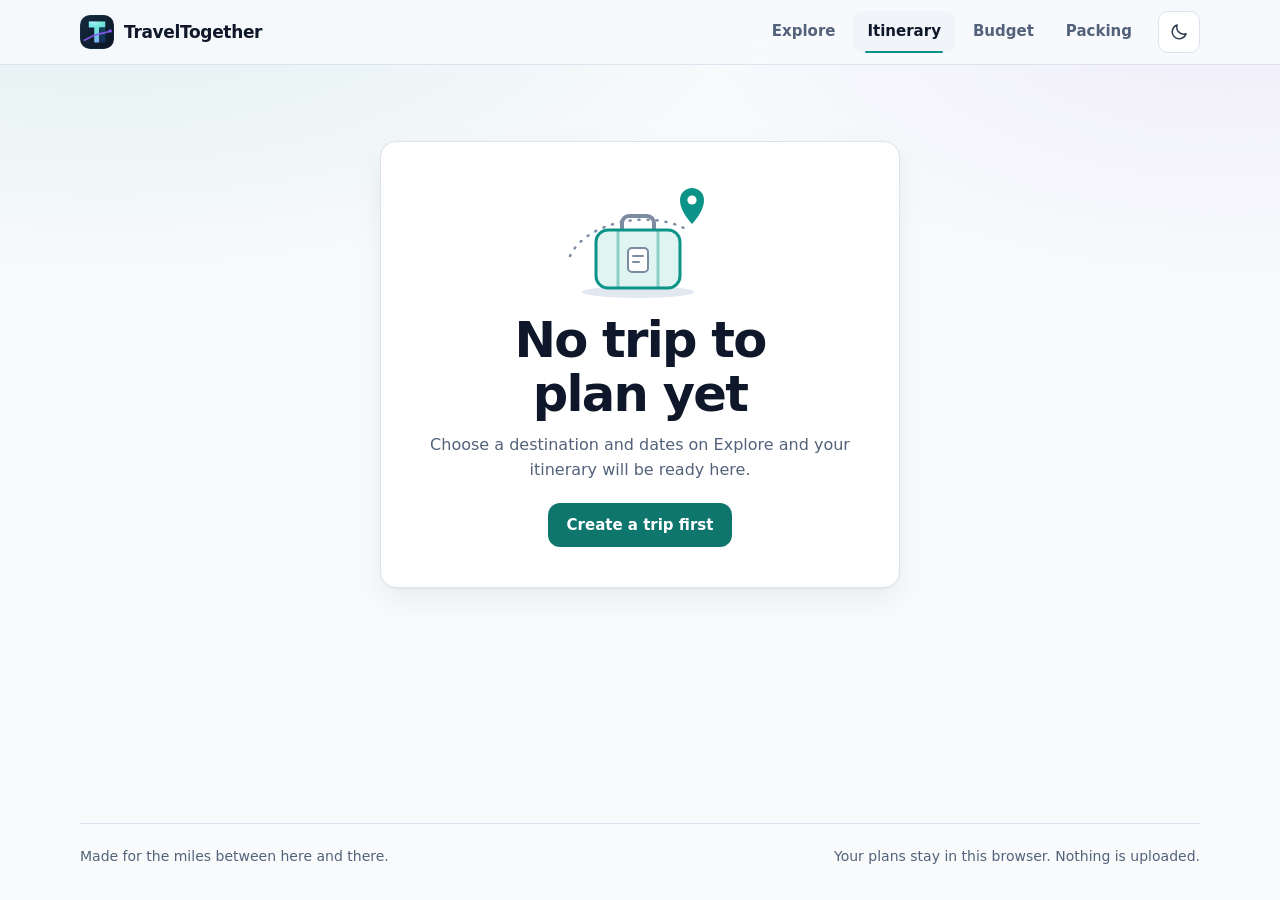
<file: TravelTogether-site-v3/itinerary.html>
<!doctype html>
<html lang="en">
  <head>
    <meta charset="utf-8">
    <meta name="viewport" content="width=device-width, initial-scale=1">
    <meta name="color-scheme" content="light dark">
    <meta name="theme-color" content="#f8fafc">
    <meta name="description" content="Plan each day of your trip with a timeline, overlap warnings and printable schedule.">
    <title>Itinerary · TravelTogether</title>
    <link rel="icon" type="image/svg+xml" href="./logo.svg">
    <link rel="stylesheet" href="./itinerary.css">
    <script>(function () {
  var theme = null;
  try { theme = window.localStorage.getItem("tp:theme"); } catch (error) {}
  if (theme !== "light" && theme !== "dark") {
    theme = window.matchMedia && window.matchMedia("(prefers-color-scheme: dark)").matches ? "dark" : "light";
  }
  document.documentElement.setAttribute("data-theme", theme);
  var meta = document.querySelector('meta[name="theme-color"]');
  if (meta) meta.setAttribute("content", theme === "dark" ? "#060b18" : "#f8fafc");
})();</script>
  </head>
  <body>
    <a class="skip-link" href="#main">Skip to main content</a>
    <header class="site-header">
      <div class="header-inner">
        <a class="brand" href="./index.html"><img src="./logo.svg" alt="" width="34" height="34"><span>TravelTogether</span></a>
        <nav class="primary-nav" aria-label="Primary">
          <a href="./index.html">Explore</a>
          <a href="./itinerary.html" aria-current="page">Itinerary</a>
          <a href="./budget.html">Budget</a>
          <a href="./packing.html">Packing</a>
        </nav>
        <button class="theme-toggle" id="theme-toggle" type="button" aria-label="Switch theme" title="Switch theme">
          <svg class="icon-moon" viewBox="0 0 24 24" aria-hidden="true" focusable="false"><path d="M20.5 14.2A8.5 8.5 0 0 1 9.8 3.5a8.5 8.5 0 1 0 10.7 10.7z"/></svg>
          <svg class="icon-sun" viewBox="0 0 24 24" aria-hidden="true" focusable="false"><circle cx="12" cy="12" r="4.2"/><path d="M12 2.5v2.2M12 19.3v2.2M2.5 12h2.2M19.3 12h2.2M5.3 5.3l1.6 1.6M17.1 17.1l1.6 1.6M18.7 5.3l-1.6 1.6M6.9 17.1l-1.6 1.6"/></svg>
        </button>
      </div>
    </header>
    <main id="main" class="page-shell" tabindex="-1">
      <div class="notice" id="notice" hidden>
        <p class="notice-text"></p>
        <button class="icon-button" id="notice-close" type="button" aria-label="Dismiss message"><svg viewBox="0 0 20 20" aria-hidden="true" focusable="false"><path d="M5 5l10 10M15 5L5 15"/></svg></button>
      </div>

      <noscript>
        <p class="notice" data-kind="warning"><span class="notice-text">The itinerary needs JavaScript to load and save your plan. Please turn it on and reload.</span></p>
      </noscript>

      <section id="no-trip" class="empty-trip" aria-labelledby="no-trip-title" hidden>
        <svg viewBox="0 0 168 120" aria-hidden="true" focusable="false">
        <ellipse cx="82" cy="110" rx="56" ry="6" style="fill:var(--surface-3)"/>
        <path d="M14 74C30 40 92 28 128 46" style="fill:none;stroke:var(--line-strong);stroke-width:2.5;stroke-linecap:round;stroke-dasharray:1 8"/>
        <path d="M148 18c0 12-12 24-12 24s-12-12-12-24a12 12 0 0 1 24 0z" style="fill:var(--teal)"/>
        <circle cx="136" cy="18" r="4.6" style="fill:var(--surface)"/>
        <path d="M66 50v-9a7 7 0 0 1 7-7h18a7 7 0 0 1 7 7v9" style="fill:none;stroke:var(--line-strong);stroke-width:4;stroke-linecap:round"/>
        <rect x="40" y="48" width="84" height="58" rx="12" style="fill:var(--teal-soft);stroke:var(--teal);stroke-width:3"/>
        <path d="M62 48v58M102 48v58" style="fill:none;stroke:var(--teal);stroke-width:3;opacity:.4"/>
        <rect x="72" y="66" width="20" height="24" rx="4" style="fill:var(--surface);stroke:var(--line-strong);stroke-width:2"/>
        <path d="M77 74h10M77 80h6" style="fill:none;stroke:var(--line-strong);stroke-width:2;stroke-linecap:round"/>
      </svg>
        <h1 id="no-trip-title">No trip to plan yet</h1>
        <p id="no-trip-text">Choose a destination and dates on Explore and your itinerary will be ready here.</p>
        <a class="button button-primary" href="./index.html">Create a trip first</a>
      </section>

      <div id="itinerary-app" hidden>
        <div class="page-heading">
          <div>
            <h1 id="page-title">Itinerary</h1>
            <p class="lede">Plan each day, spot clashes before they happen, and print a copy for the trip.</p>
          </div>
          <div class="toolbar" role="group" aria-label="Itinerary tools">
            <button class="button button-primary" type="button" id="jump-add"><svg viewBox="0 0 20 20" aria-hidden="true" focusable="false"><path d="M10 4v12M4 10h12"/></svg>Add activity</button>
            <button class="button button-secondary" type="button" id="import-button"><svg viewBox="0 0 20 20" aria-hidden="true" focusable="false"><path d="M10 13V3M6.5 6.5L10 3l3.5 3.5M4 12.5v3h12v-3"/></svg>Import</button>
            <input id="import-file" type="file" accept="application/json,.json" hidden>
            <button class="button button-secondary" type="button" id="export-button"><svg viewBox="0 0 20 20" aria-hidden="true" focusable="false"><path d="M10 3v10M6.5 9.5L10 13l3.5-3.5M4 12.5v3h12v-3"/></svg>Export</button>
            <button class="button button-secondary" type="button" id="print-button"><svg viewBox="0 0 20 20" aria-hidden="true" focusable="false"><path d="M5 7V3h10v4M5 14H3V8h14v6h-2M5 11h10v6H5z"/></svg>Print</button>
          </div>
        </div>

        <section class="trip-strip" aria-label="Active trip">
          <dl class="trip-facts">
            <div class="trip-detail"><dt>Trip</dt><dd data-trip="title"></dd><dd data-trip="destination"></dd></div>
            <div class="trip-detail"><dt>Dates</dt><dd data-trip="dates"></dd><dd><span data-trip="length"></span> <span class="badge trip-when" data-trip="when"></span></dd></div>
            <div class="trip-detail"><dt>Travelers</dt><dd data-trip="travelers"></dd><dd data-trip="currency"></dd></div>
          </dl>
          <div class="trip-strip-action"><a class="button button-text button-small" href="./index.html#trips">Change trip</a></div>
        </section>

        <div class="content-grid">
          <div class="stack">
            <section class="panel" aria-labelledby="schedule-title">
              <div class="panel-head">
                <div>
                  <h2 id="schedule-title">Daily schedule</h2>
                  <p id="trip-total"></p>
                </div>
              </div>
              <div class="day-tabs" id="day-tabs" role="tablist" aria-label="Trip days"></div>
              <div class="day-panel" id="day-panel" role="tabpanel" tabindex="0">
                <div class="day-head">
                  <div>
                    <p class="day-kicker" id="selected-day-label"></p>
                    <h3 id="selected-day-date" tabindex="-1"></h3>
                  </div>
                  <p class="day-summary" id="day-summary"></p>
                </div>
                <div class="day-tools" id="day-tools" hidden>
                  <button class="button button-ghost button-small" type="button" id="sort-day">Sort this day by start time</button>
                </div>
                <div class="day-ribbon" id="day-ribbon" aria-hidden="true" hidden></div>
                <ol class="activity-list" id="activity-list" aria-label="Activities for the selected day"></ol>
                <div class="empty-state" id="empty-day" hidden>
                  <strong>Nothing planned for this day yet</strong>
                  <span>Add an activity to give it a starting point.</span>
                  <button class="button button-secondary" type="button" id="empty-add">Add an activity</button>
                </div>
              </div>
            </section>

            <section class="panel outside-panel" id="outside-section" aria-labelledby="outside-title" hidden>
              <div class="panel-head">
                <div>
                  <h2 id="outside-title" tabindex="-1">Outside the trip dates <span class="count-badge" id="outside-count">0</span></h2>
                  <p>These are still saved. Edit one to move it to a day of the trip, or delete it.</p>
                </div>
              </div>
              <ol class="activity-list" id="outside-list" aria-label="Activities outside the trip dates"></ol>
            </section>
          </div>

          <aside class="editor-column" aria-labelledby="form-title">
            <div class="panel">
              <div class="panel-head">
                <div>
                  <h2 id="form-title" tabindex="-1">Add an activity</h2>
                  <p id="form-sub">It joins the selected day in time order.</p>
                </div>
              </div>
              <form id="activity-form" novalidate autocomplete="off" aria-labelledby="form-title">
                <p class="form-error" id="form-error" role="alert" hidden></p>
                <div class="field">
                  <label for="activity-title">Activity <span class="req" aria-hidden="true">*</span></label>
                  <input id="activity-title" type="text" maxlength="100" required placeholder="Visit the old town" aria-describedby="activity-title-error">
                  <p class="field-error" id="activity-title-error" role="alert" hidden></p>
                </div>
                <div class="form-row">
                  <div class="field">
                    <label for="activity-date">Day <span class="req" aria-hidden="true">*</span></label>
                    <select id="activity-date" required aria-describedby="activity-date-error"></select>
                    <p class="field-error" id="activity-date-error" role="alert" hidden></p>
                  </div>
                  <div class="field">
                    <label for="activity-time">Start time <span class="req" aria-hidden="true">*</span></label>
                    <input id="activity-time" type="time" required aria-describedby="activity-time-error">
                    <p class="field-error" id="activity-time-error" role="alert" hidden></p>
                  </div>
                </div>
                <div class="form-row">
                  <div class="field">
                    <label for="activity-duration">Duration in hours <span class="req" aria-hidden="true">*</span></label>
                    <input id="activity-duration" type="number" min="0.25" max="24" step="0.25" inputmode="decimal" required placeholder="1.5" aria-describedby="activity-duration-hint activity-duration-error">
                    <p class="field-hint" id="activity-duration-hint">1.5 = 1 hour 30 min</p>
                    <p class="field-error" id="activity-duration-error" role="alert" hidden></p>
                  </div>
                  <div class="field">
                    <label for="activity-location">Location</label>
                    <input id="activity-location" type="text" maxlength="120" placeholder="Optional" aria-describedby="activity-location-error">
                    <p class="field-error" id="activity-location-error" role="alert" hidden></p>
                  </div>
                </div>
                <div class="field">
                  <label for="activity-notes">Notes</label>
                  <textarea id="activity-notes" rows="3" maxlength="1000" placeholder="Reservations, reminders, details" aria-describedby="activity-notes-error"></textarea>
                  <p class="field-error" id="activity-notes-error" role="alert" hidden></p>
                </div>
                <div class="form-actions">
                  <button class="button button-primary" id="save-activity" type="submit">Add activity</button>
                  <button class="button button-secondary" id="cancel-edit" type="button" hidden>Cancel editing</button>
                </div>
                <p class="required-note"><span class="req" aria-hidden="true">*</span> Required</p>
                <p class="form-status" id="form-status" role="status"></p>
              </form>
            </div>
          </aside>
        </div>

        <section class="print-itinerary" id="print-itinerary" aria-label="Printable itinerary"></section>
        <p class="storage-note" id="storage-note">Changes save automatically in this browser.</p>
      </div>
    </main>
    <div id="live" class="visually-hidden" role="status" aria-live="polite" aria-atomic="true"></div>
    <footer class="site-footer">
      <span>Made for the miles between here and there.</span>
      <span>Your plans stay in this browser. Nothing is uploaded.</span>
    </footer>
    <script src="./itinerary.js"></script>
  </body>
</html>
</file>
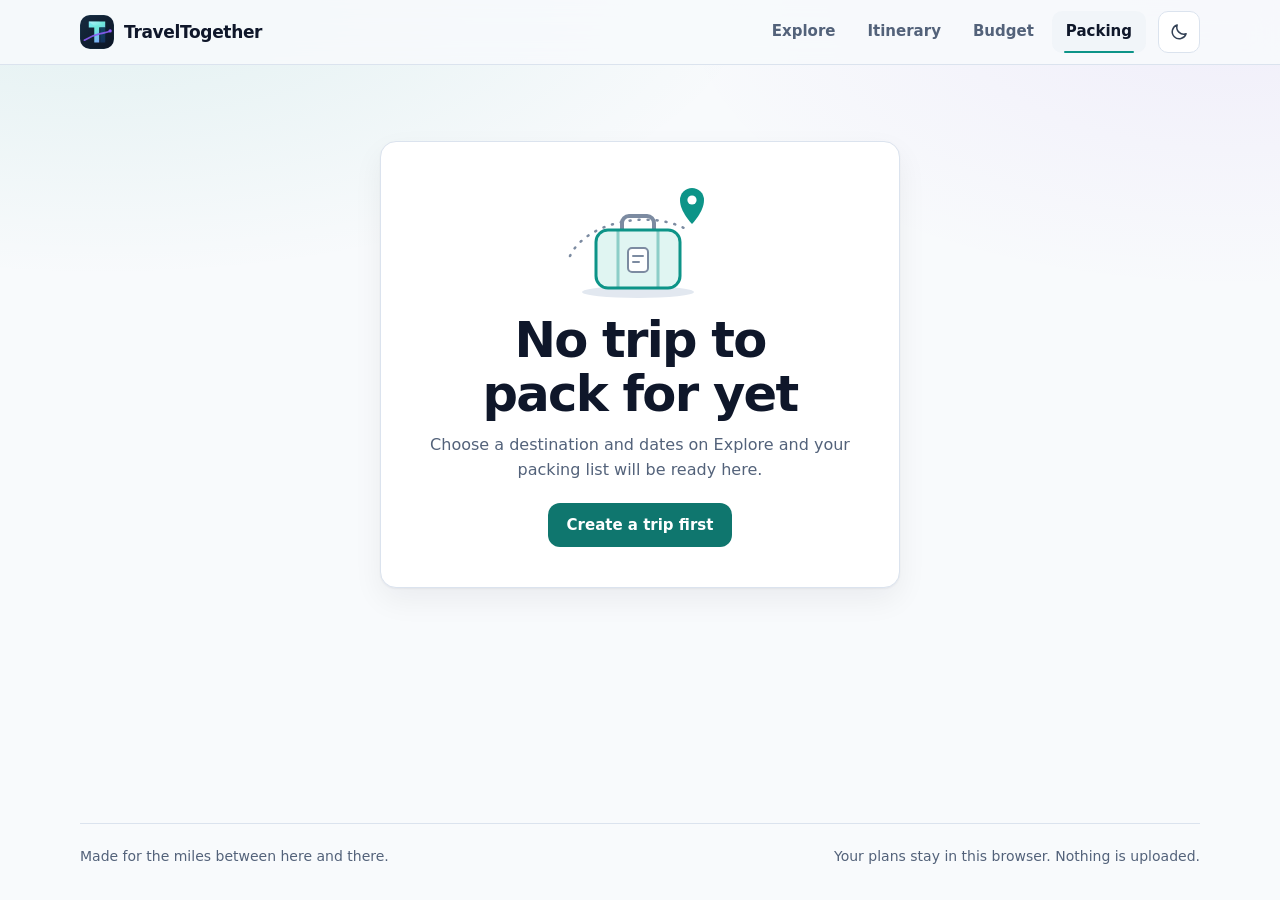
<file: TravelTogether-site-v3/packing.html>
<!doctype html>
<html lang="en">
  <head>
    <meta charset="utf-8">
    <meta name="viewport" content="width=device-width, initial-scale=1">
    <meta name="color-scheme" content="light dark">
    <meta name="theme-color" content="#f8fafc">
    <meta name="description" content="Build a packing list for every traveler and watch the progress.">
    <title>Packing · TravelTogether</title>
    <link rel="icon" type="image/svg+xml" href="./logo.svg">
    <link rel="stylesheet" href="./packing.css">
    <script>(function () {
  var theme = null;
  try { theme = window.localStorage.getItem("tp:theme"); } catch (error) {}
  if (theme !== "light" && theme !== "dark") {
    theme = window.matchMedia && window.matchMedia("(prefers-color-scheme: dark)").matches ? "dark" : "light";
  }
  document.documentElement.setAttribute("data-theme", theme);
  var meta = document.querySelector('meta[name="theme-color"]');
  if (meta) meta.setAttribute("content", theme === "dark" ? "#060b18" : "#f8fafc");
})();</script>
  </head>
  <body>
    <a class="skip-link" href="#main">Skip to main content</a>
    <header class="site-header">
      <div class="header-inner">
        <a class="brand" href="./index.html"><img src="./logo.svg" alt="" width="34" height="34"><span>TravelTogether</span></a>
        <nav class="primary-nav" aria-label="Primary">
          <a href="./index.html">Explore</a>
          <a href="./itinerary.html">Itinerary</a>
          <a href="./budget.html">Budget</a>
          <a href="./packing.html" aria-current="page">Packing</a>
        </nav>
        <button class="theme-toggle" id="theme-toggle" type="button" aria-label="Switch theme" title="Switch theme">
          <svg class="icon-moon" viewBox="0 0 24 24" aria-hidden="true" focusable="false"><path d="M20.5 14.2A8.5 8.5 0 0 1 9.8 3.5a8.5 8.5 0 1 0 10.7 10.7z"/></svg>
          <svg class="icon-sun" viewBox="0 0 24 24" aria-hidden="true" focusable="false"><circle cx="12" cy="12" r="4.2"/><path d="M12 2.5v2.2M12 19.3v2.2M2.5 12h2.2M19.3 12h2.2M5.3 5.3l1.6 1.6M17.1 17.1l1.6 1.6M18.7 5.3l-1.6 1.6M6.9 17.1l-1.6 1.6"/></svg>
        </button>
      </div>
    </header>
    <main id="main" class="page-shell" tabindex="-1">
      <div class="notice" id="notice" hidden>
        <p class="notice-text"></p>
        <button class="icon-button" id="notice-close" type="button" aria-label="Dismiss message"><svg viewBox="0 0 20 20" aria-hidden="true" focusable="false"><path d="M5 5l10 10M15 5L5 15"/></svg></button>
      </div>

      <noscript>
        <p class="notice" data-kind="warning"><span class="notice-text">The packing list needs JavaScript to load and save your items. Please turn it on and reload.</span></p>
      </noscript>

      <section id="no-trip" class="empty-trip" aria-labelledby="no-trip-title" hidden>
        <svg viewBox="0 0 168 120" aria-hidden="true" focusable="false">
        <ellipse cx="82" cy="110" rx="56" ry="6" style="fill:var(--surface-3)"/>
        <path d="M14 74C30 40 92 28 128 46" style="fill:none;stroke:var(--line-strong);stroke-width:2.5;stroke-linecap:round;stroke-dasharray:1 8"/>
        <path d="M148 18c0 12-12 24-12 24s-12-12-12-24a12 12 0 0 1 24 0z" style="fill:var(--teal)"/>
        <circle cx="136" cy="18" r="4.6" style="fill:var(--surface)"/>
        <path d="M66 50v-9a7 7 0 0 1 7-7h18a7 7 0 0 1 7 7v9" style="fill:none;stroke:var(--line-strong);stroke-width:4;stroke-linecap:round"/>
        <rect x="40" y="48" width="84" height="58" rx="12" style="fill:var(--teal-soft);stroke:var(--teal);stroke-width:3"/>
        <path d="M62 48v58M102 48v58" style="fill:none;stroke:var(--teal);stroke-width:3;opacity:.4"/>
        <rect x="72" y="66" width="20" height="24" rx="4" style="fill:var(--surface);stroke:var(--line-strong);stroke-width:2"/>
        <path d="M77 74h10M77 80h6" style="fill:none;stroke:var(--line-strong);stroke-width:2;stroke-linecap:round"/>
      </svg>
        <h1 id="no-trip-title">No trip to pack for yet</h1>
        <p id="no-trip-text">Choose a destination and dates on Explore and your packing list will be ready here.</p>
        <a class="button button-primary" href="./index.html">Create a trip first</a>
      </section>

      <div id="packing-app" hidden>
        <div class="page-heading">
          <div>
            <h1 id="page-title">Packing</h1>
            <p class="lede">Build one checklist for the whole group, tick things off as they go into the bag, and see who is ready.</p>
          </div>
          <div class="toolbar" role="group" aria-label="Packing tools">
            <button class="button button-primary" type="button" id="jump-add"><svg viewBox="0 0 20 20" aria-hidden="true" focusable="false"><path d="M10 4v12M4 10h12"/></svg>Add item</button>
            <button class="button button-secondary" type="button" id="import-button"><svg viewBox="0 0 20 20" aria-hidden="true" focusable="false"><path d="M10 13V3M6.5 6.5L10 3l3.5 3.5M4 12.5v3h12v-3"/></svg>Import</button>
            <input id="import-file" type="file" accept="application/json,.json" hidden>
            <button class="button button-secondary" type="button" id="export-button"><svg viewBox="0 0 20 20" aria-hidden="true" focusable="false"><path d="M10 3v10M6.5 9.5L10 13l3.5-3.5M4 12.5v3h12v-3"/></svg>Export</button>
            <button class="button button-secondary" type="button" id="print-button"><svg viewBox="0 0 20 20" aria-hidden="true" focusable="false"><path d="M5 7V3h10v4M5 14H3V8h14v6h-2M5 11h10v6H5z"/></svg>Print</button>
          </div>
        </div>

        <section class="trip-strip" aria-label="Active trip">
          <dl class="trip-facts">
            <div class="trip-detail"><dt>Trip</dt><dd data-trip="title"></dd><dd data-trip="destination"></dd></div>
            <div class="trip-detail"><dt>Dates</dt><dd data-trip="dates"></dd><dd><span data-trip="length"></span> <span class="badge trip-when" data-trip="when"></span></dd></div>
            <div class="trip-detail"><dt>Travelers</dt><dd data-trip="travelers"></dd><dd data-trip="currency"></dd></div>
          </dl>
          <div class="trip-strip-action"><a class="button button-text button-small" href="./index.html#trips">Change trip</a></div>
        </section>

        <section class="panel overview" aria-labelledby="overview-title">
          <div class="progress-block" id="overall-block" data-state="empty">
            <h2 id="overview-title">Packing progress</h2>
            <p class="progress-figure"><strong class="progress-percent" id="overall-percent">0%</strong><span id="overall-caption">No items yet</span></p>
            <div class="bar bar-large" id="overall-bar" role="progressbar" aria-labelledby="overview-title" aria-valuemin="0" aria-valuemax="100" aria-valuenow="0" aria-valuetext="No items yet"><span id="overall-fill"></span></div>
            <p class="progress-message" id="overall-message"></p>
          </div>
          <dl class="stats" aria-label="Packing totals">
            <div class="stat"><dt>Total items</dt><dd id="total-items">0</dd></div>
            <div class="stat"><dt>Packed</dt><dd id="packed-items">0</dd></div>
            <div class="stat"><dt>Still to pack</dt><dd id="remaining-items">0</dd></div>
          </dl>
          <ul class="cat-progress" id="category-progress" aria-label="Progress by category. Choose one to show only that category in the checklist." hidden></ul>
        </section>

        <div class="content-grid">
          <div class="stack">
            <section class="panel" aria-labelledby="travelers-title">
              <div class="panel-head">
                <div>
                  <h2 id="travelers-title">Who is packed?</h2>
                  <p>Progress for each traveler. Items count once, whatever the quantity.</p>
                </div>
              </div>
              <ul class="traveler-list" id="traveler-progress" aria-label="Progress by traveler"></ul>
              <details class="rename" id="rename-details">
                <summary>Rename travelers</summary>
                <form id="names-form" novalidate autocomplete="off" aria-label="Traveler names">
                  <p class="field-hint">Give each traveler a name. Their items follow the new name.</p>
                  <div class="names-fields" id="names-fields"></div>
                  <p class="form-error" id="names-error" role="alert" hidden></p>
                  <div class="form-actions">
                    <button class="button button-primary button-small" type="submit" id="save-names">Save names</button>
                    <button class="button button-secondary button-small" type="button" id="names-cancel">Cancel</button>
                  </div>
                  <p class="form-status" id="names-status" role="status"></p>
                </form>
              </details>
            </section>

            <section class="panel" aria-labelledby="templates-title">
              <div class="panel-head">
                <div>
                  <h2 id="templates-title">Quick-start templates</h2>
                  <p>Add a ready-made list. Personal things are added for every traveler, shared things once, and anything you already have is skipped.</p>
                </div>
              </div>
              <div class="template-grid" role="group" aria-label="Templates">
                <button class="template-button" type="button" data-template="city"><strong>City</strong><span>Sightseeing and short breaks</span></button>
                <button class="template-button" type="button" data-template="beach"><strong>Beach</strong><span>Sun, sand and swimming</span></button>
                <button class="template-button" type="button" data-template="hiking"><strong>Hiking</strong><span>Trails and mountain weather</span></button>
                <button class="template-button" type="button" data-template="winter"><strong>Winter</strong><span>Cold days and snow</span></button>
              </div>
              <p class="form-status" id="template-status" role="status"></p>
            </section>

            <section class="panel" aria-labelledby="items-title">
              <div class="panel-head">
                <div>
                  <h2 id="items-title" tabindex="-1">Checklist <span class="count-badge" id="item-count">0</span></h2>
                  <p>Tick an item when it is in the bag.</p>
                </div>
                <button class="button button-ghost button-small" type="button" id="clear-button">Clear checklist</button>
              </div>
              <div class="filters" role="group" aria-label="Search and filter the checklist">
                <div class="field field-search">
                  <label for="search-items">Search</label>
                  <input id="search-items" type="search" placeholder="Item or traveler" autocomplete="off">
                </div>
                <div class="field">
                  <label for="filter-traveler">Traveler</label>
                  <select id="filter-traveler"><option value="all">All travelers</option></select>
                </div>
                <div class="field">
                  <label for="filter-category">Category</label>
                  <select id="filter-category">
                    <option value="all">All categories</option>
                    <option value="documents">Documents</option>
                    <option value="clothing">Clothing</option>
                    <option value="toiletries">Toiletries</option>
                    <option value="electronics">Electronics</option>
                    <option value="health">Health</option>
                    <option value="other">Other</option>
                  </select>
                </div>
                <div class="field">
                  <label for="filter-packed">Status</label>
                  <select id="filter-packed">
                    <option value="all">All statuses</option>
                    <option value="unpacked">Not packed</option>
                    <option value="packed">Packed</option>
                  </select>
                </div>
              </div>
              <div class="results-bar">
                <p id="results-line" role="status"></p>
                <button class="button button-text button-small" type="button" id="clear-filters" hidden>Clear filters</button>
              </div>
              <div class="packing-list" id="packing-list"></div>
              <div class="empty-state" id="list-empty" hidden>
                <strong id="empty-title">Nothing on the list yet</strong>
                <span id="empty-text">Add your first item, or start from a template above.</span>
                <button class="button button-secondary" type="button" id="empty-action">Add an item</button>
              </div>
            </section>
          </div>

          <aside class="editor-column" aria-labelledby="form-title">
            <div class="panel">
              <div class="panel-head">
                <div>
                  <h2 id="form-title" tabindex="-1">Add an item</h2>
                  <p id="form-sub">One line per thing and per traveler.</p>
                </div>
              </div>
              <form id="packing-form" novalidate autocomplete="off" aria-labelledby="form-title">
                <p class="form-error" id="form-error" role="alert" hidden></p>
                <div class="field">
                  <label for="item-name">Item <span class="req" aria-hidden="true">*</span></label>
                  <input id="item-name" type="text" maxlength="120" required placeholder="Passport" aria-describedby="item-name-error">
                  <p class="field-error" id="item-name-error" role="alert" hidden></p>
                </div>
                <div class="form-row">
                  <div class="field">
                    <label for="item-category">Category <span class="req" aria-hidden="true">*</span></label>
                    <select id="item-category" required>
                      <option value="documents">Documents</option>
                      <option value="clothing">Clothing</option>
                      <option value="toiletries">Toiletries</option>
                      <option value="electronics">Electronics</option>
                      <option value="health">Health</option>
                      <option value="other">Other</option>
                    </select>
                  </div>
                  <div class="field">
                    <label for="item-quantity">Quantity <span class="req" aria-hidden="true">*</span></label>
                    <input id="item-quantity" type="number" min="1" max="999" step="1" inputmode="numeric" value="1" required aria-describedby="item-quantity-error">
                    <p class="field-error" id="item-quantity-error" role="alert" hidden></p>
                  </div>
                </div>
                <div class="field">
                  <label for="item-traveler">For traveler <span class="req" aria-hidden="true">*</span></label>
                  <select id="item-traveler" required aria-describedby="item-traveler-hint"></select>
                  <p class="field-hint" id="item-traveler-hint"></p>
                </div>
                <div class="field" id="everyone-field">
                  <label class="choice"><input type="checkbox" id="item-everyone"><span>Add one for every traveler</span></label>
                </div>
                <div class="field">
                  <label class="choice"><input type="checkbox" id="item-packed"><span>Already packed</span></label>
                </div>
                <div class="form-actions">
                  <button class="button button-primary" id="save-item" type="submit">Add item</button>
                  <button class="button button-secondary" id="cancel-edit" type="button" hidden>Cancel editing</button>
                </div>
                <p class="required-note"><span class="req" aria-hidden="true">*</span> Required</p>
                <p class="form-status" id="form-status" role="status"></p>
              </form>
            </div>
          </aside>
        </div>

        <section class="print-packing" id="print-packing" aria-label="Printable checklist"></section>
        <p class="storage-note" id="storage-note">Changes save automatically in this browser.</p>
      </div>
    </main>
    <div id="live" class="visually-hidden" role="status" aria-live="polite" aria-atomic="true"></div>
    <footer class="site-footer">
      <span>Made for the miles between here and there.</span>
      <span>Your plans stay in this browser. Nothing is uploaded.</span>
    </footer>
    <script src="./packing.js"></script>
  </body>
</html>
</file>
<file: destinations.css>
/* TravelTogether: Explore styles.
   The "shared foundation" block that follows is the same in every page's stylesheet, so each page stays
   self-contained. This page's own rules start at the heading comment with its name further down.
   If you change a shared colour or component, change it in all four stylesheets. See README.md. */
/* ==========================================================================
   TravelTogether: shared foundation
   This block is repeated at the top of every page's stylesheet so each page
   stays self-contained (no shared files between modules).
   Light = the original spec palette (#f8fafc / #0f172a / teal #0d9488).
   Dark  = the dark "command center" look the team moved to.
   The theme follows the visitor's system setting and can be switched with the
   header button; the choice is remembered under localStorage["tp:theme"].
   ========================================================================== */
:root {
  color-scheme: light;
  --bg: #f8fafc;
  --glow-1: rgba(13, 148, 136, 0.10);
  --glow-2: rgba(109, 40, 217, 0.06);
  --surface: #ffffff;
  --surface-2: #f1f5f9;
  --surface-3: #e2e8f0;
  --ink: #0f172a;
  --ink-2: #334155;
  --muted: #53627a;
  --line: #dbe3ee;
  --line-strong: #7c8ba1;
  --teal: #0d9488;
  --teal-ink: #0f766e;
  --teal-soft: #e0f5f2;
  --btn-bg: #0f766e;
  --btn-bg-hover: #115e59;
  --btn-fg: #ffffff;
  --violet: #6d28d9;
  --violet-soft: #ede9fe;
  --amber: #92400e;
  --amber-soft: #fef3c7;
  --danger: #be123c;
  --danger-soft: #ffe4e6;
  --ok: #047857;
  --ok-soft: #d1fae5;
  --info: #0369a1;
  --info-soft: #e0f2fe;
  --focus: #0f766e;
  --header-bg: rgba(248, 250, 252, 0.88);
  --shadow: 0 1px 2px rgba(15, 23, 42, 0.05), 0 12px 30px rgba(15, 23, 42, 0.06);
  --backdrop: rgba(15, 23, 42, 0.55);
  --cat-transport: #0369a1;
  --cat-accommodation: #6d28d9;
  --cat-food: #c2410c;
  --cat-activities: #0f766e;
  --cat-shopping: #be185d;
  --cat-other: #475569;
  --radius: 16px;
  --radius-md: 12px;
  --radius-sm: 8px;
  --font: system-ui, -apple-system, "Segoe UI", Roboto, "Helvetica Neue", Arial, sans-serif;
  --page: 1120px;
}

:root[data-theme="dark"] {
  color-scheme: dark;
  --bg: #060b18;
  --glow-1: rgba(45, 212, 191, 0.10);
  --glow-2: rgba(139, 92, 246, 0.13);
  --surface: #0e1627;
  --surface-2: #141f36;
  --surface-3: #1c2a47;
  --ink: #e8f0fb;
  --ink-2: #c5d2e6;
  --muted: #9fb0cb;
  --line: #25324c;
  --line-strong: #5f7092;
  --teal: #2dd4bf;
  --teal-ink: #5eead4;
  --teal-soft: #0c2b2b;
  --btn-bg: #2dd4bf;
  --btn-bg-hover: #5eead4;
  --btn-fg: #03211d;
  --violet: #c4b5fd;
  --violet-soft: #241a45;
  --amber: #fcd34d;
  --amber-soft: #3a2a08;
  --danger: #fda4af;
  --danger-soft: #3b1020;
  --ok: #6ee7b7;
  --ok-soft: #0b2e24;
  --info: #7dd3fc;
  --info-soft: #0b2a3d;
  --focus: #5eead4;
  --header-bg: rgba(6, 11, 24, 0.82);
  --shadow: none;
  --backdrop: rgba(2, 6, 17, 0.72);
  --cat-transport: #38bdf8;
  --cat-accommodation: #a78bfa;
  --cat-food: #fb923c;
  --cat-activities: #2dd4bf;
  --cat-shopping: #f472b6;
  --cat-other: #94a3b8;
}

*, *::before, *::after { box-sizing: border-box; }
html { -webkit-text-size-adjust: 100%; scroll-padding-top: 88px; }
body {
  min-width: 320px;
  min-height: 100vh;
  margin: 0;
  display: flex;
  flex-direction: column;
  color: var(--ink);
  background:
    radial-gradient(ellipse 60rem 28rem at 8% -4%, var(--glow-1), transparent 70%),
    radial-gradient(ellipse 50rem 26rem at 96% 0%, var(--glow-2), transparent 70%),
    var(--bg);
  font-family: var(--font);
  font-size: 1rem;
  line-height: 1.55;
  font-synthesis: none;
  text-rendering: optimizeLegibility;
}
[hidden] { display: none !important; }
h1, h2, h3, h4, p, ul, ol, dl, dd, figure { margin: 0; }
ul, ol { padding: 0; list-style: none; }
img, svg { display: block; max-width: 100%; }
button, input, select, textarea { font: inherit; color: inherit; }
a { color: var(--teal-ink); text-underline-offset: 3px; }
a:hover { text-decoration-thickness: 2px; }
h1, h2, h3 { text-wrap: balance; }
h1 { font-size: clamp(2rem, 1.2rem + 3vw, 3.1rem); font-weight: 800; line-height: 1.08; letter-spacing: -0.035em; }
h2 { font-size: clamp(1.3rem, 1.05rem + 0.9vw, 1.7rem); font-weight: 750; line-height: 1.2; letter-spacing: -0.02em; }
h3 { font-size: 1.125rem; font-weight: 700; line-height: 1.3; letter-spacing: -0.01em; }
small { font-size: 0.875rem; }
.muted { color: var(--muted); }
.tnum { font-variant-numeric: tabular-nums; }

:focus-visible { outline: 3px solid var(--focus); outline-offset: 2px; }
.visually-hidden {
  position: absolute !important; width: 1px; height: 1px; margin: -1px; padding: 0;
  overflow: hidden; clip: rect(0 0 0 0); clip-path: inset(50%); white-space: nowrap; border: 0;
}
.skip-link {
  position: absolute; left: 16px; top: -64px; z-index: 100;
  padding: 10px 16px; border-radius: var(--radius-md);
  background: var(--btn-bg); color: var(--btn-fg); font-weight: 700; text-decoration: none;
}
.skip-link:focus { top: 12px; }
main:focus { outline: none; }

/* ---------- header ---------- */
.site-header {
  position: sticky; top: 0; z-index: 40;
  background: var(--header-bg);
  -webkit-backdrop-filter: saturate(1.4) blur(14px);
  backdrop-filter: saturate(1.4) blur(14px);
  border-bottom: 1px solid var(--line);
}
.header-inner {
  width: min(var(--page), calc(100% - 48px));
  min-height: 64px; margin-inline: auto;
  display: flex; align-items: center; gap: 12px;
}
.brand {
  display: inline-flex; align-items: center; gap: 10px;
  color: var(--ink); font-size: 1.0625rem; font-weight: 800; letter-spacing: -0.02em; text-decoration: none;
}
.brand img { width: 34px; height: 34px; border-radius: 10px; }
.primary-nav { display: flex; gap: 4px; margin-left: auto; }
.primary-nav a {
  padding: 9px 14px; border-radius: 10px;
  color: var(--muted); font-size: 0.9375rem; font-weight: 650; text-decoration: none;
}
.primary-nav a:hover { color: var(--ink); background: var(--surface-2); }
.primary-nav a { position: relative; }
.primary-nav a[aria-current="page"] { color: var(--ink); background: var(--surface-2); }
.primary-nav a[aria-current="page"]::after {
  content: ""; position: absolute; left: 12px; right: 12px; bottom: 0; height: 2px; border-radius: 2px;
  background: var(--teal); view-transition-name: nav-mark;
}
.theme-toggle {
  display: grid; place-items: center; width: 42px; height: 42px; flex: none;
  border: 1px solid var(--line); border-radius: 10px; background: var(--surface); cursor: pointer; color: var(--ink-2);
}
.theme-toggle:hover { background: var(--surface-2); color: var(--ink); }
.theme-toggle svg { width: 20px; height: 20px; fill: none; stroke: currentColor; stroke-width: 1.8; stroke-linecap: round; stroke-linejoin: round; }
.theme-toggle .icon-sun { display: none; }
:root[data-theme="dark"] .theme-toggle .icon-sun { display: block; }
:root[data-theme="dark"] .theme-toggle .icon-moon { display: none; }

/* ---------- layout ---------- */
.page-shell {
  width: min(var(--page), calc(100% - 48px));
  margin-inline: auto; flex: 1 0 auto;
  padding-block: 36px 64px;
}
.site-footer {
  width: min(var(--page), calc(100% - 48px)); margin: 0 auto;
  padding: 22px 0 32px; border-top: 1px solid var(--line);
  display: flex; flex-wrap: wrap; justify-content: space-between; gap: 8px 24px;
  color: var(--muted); font-size: 0.875rem;
}
.page-heading {
  display: flex; align-items: flex-end; justify-content: space-between; flex-wrap: wrap; gap: 16px 24px;
  margin-bottom: 20px;
}
.page-heading .lede { margin-top: 6px; color: var(--muted); font-size: 1.0625rem; max-width: 60ch; }
.toolbar { display: flex; flex-wrap: wrap; gap: 8px; }
.content-grid { display: grid; grid-template-columns: minmax(0, 1fr) 360px; gap: 24px; align-items: start; margin-top: 24px; }
.editor-column { min-width: 0; }
.stack { display: grid; grid-template-columns: minmax(0, 1fr); gap: 24px; min-width: 0; }
.stack > * { min-width: 0; }
/* Only pin the side form when the whole of it fits on screen; otherwise its bottom would be unreachable. */
@media (min-width: 961px) and (min-height: 820px) {
  .editor-column { position: sticky; top: 88px; }
}

/* ---------- surfaces ---------- */
.panel {
  background: var(--surface); border: 1px solid var(--line); border-radius: var(--radius);
  box-shadow: var(--shadow); padding: 22px;
}
.panel-head { display: flex; align-items: flex-start; justify-content: space-between; flex-wrap: wrap; gap: 8px 16px; margin-bottom: 16px; }
.panel-head p { color: var(--muted); font-size: 0.9375rem; margin-top: 2px; }
.count-badge {
  display: inline-block; min-width: 1.75em; padding: 1px 8px; margin-left: 6px; vertical-align: 2px;
  border-radius: 999px; background: var(--surface-2); border: 1px solid var(--line);
  color: var(--ink-2); font-size: 0.8125rem; font-weight: 700; text-align: center;
}
.badge {
  display: inline-flex; align-items: center; gap: 6px; padding: 2px 10px; border-radius: 999px;
  background: var(--surface-2); color: var(--ink-2); font-size: 0.8125rem; font-weight: 650; line-height: 1.6;
}
.badge-teal { background: var(--teal-soft); color: var(--teal-ink); }
.badge-amber { background: var(--amber-soft); color: var(--amber); }
.badge-danger { background: var(--danger-soft); color: var(--danger); }
.badge-ok { background: var(--ok-soft); color: var(--ok); }
.badge-violet { background: var(--violet-soft); color: var(--violet); }
.trip-when { margin-left: 4px; }
.trip-when:empty { display: none; }
.trip-when[data-phase="upcoming"] { background: var(--teal-soft); color: var(--teal-ink); }
.trip-when[data-phase="now"] { background: var(--ok-soft); color: var(--ok); }

/* trip strip: the same summary of the active trip on every planning page */
.trip-strip {
  display: flex; align-items: stretch; background: var(--surface);
  border: 1px solid var(--line); border-radius: var(--radius); box-shadow: var(--shadow);
}
.trip-facts { display: grid; grid-template-columns: 1.35fr 1.35fr 0.9fr; flex: 1; min-width: 0; }
.trip-detail { padding: 14px 20px; min-width: 0; }
.trip-detail + .trip-detail { border-left: 2px dashed var(--line); }
.trip-detail dt { color: var(--muted); font-size: 0.8125rem; }
.trip-detail dd { font-weight: 700; font-size: 1.0625rem; overflow-wrap: anywhere; }
.trip-detail dd + dd { margin-top: 0; color: var(--muted); font-weight: 500; font-size: 0.875rem; }
.trip-strip-action { display: flex; align-items: center; padding: 12px 16px; border-left: 2px dashed var(--line); }

/* ---------- buttons ---------- */
.button {
  display: inline-flex; align-items: center; justify-content: center; gap: 8px;
  min-height: 44px; padding: 0 18px; border: 1px solid transparent; border-radius: var(--radius-md);
  font-size: 0.9375rem; font-weight: 650; line-height: 1.2; text-decoration: none; cursor: pointer;
  transition: background-color 0.15s ease, border-color 0.15s ease, color 0.15s ease;
}
.button svg { width: 18px; height: 18px; flex: none; fill: none; stroke: currentColor; stroke-width: 1.8; stroke-linecap: round; stroke-linejoin: round; }
.button-primary { background: var(--btn-bg); color: var(--btn-fg); }
.button-primary:hover { background: var(--btn-bg-hover); }
.button-secondary { background: var(--surface); color: var(--ink); border-color: var(--line-strong); }
.button-secondary:hover { background: var(--surface-2); }
.button-ghost { background: transparent; color: var(--ink-2); border-color: var(--line); }
.button-ghost:hover { background: var(--surface-2); color: var(--ink); }
.button-danger { background: transparent; color: var(--danger); border-color: var(--danger); }
.button-danger:hover { background: var(--danger-soft); }
.button-text { background: transparent; color: var(--teal-ink); padding-inline: 10px; }
.button-text:hover { background: var(--surface-2); }
.button-small { min-height: 38px; padding: 0 14px; font-size: 0.875rem; }
.button:disabled, .icon-button:disabled { opacity: 0.45; cursor: not-allowed; }
.icon-button {
  display: inline-grid; place-items: center; width: 40px; height: 40px; flex: none;
  border: 1px solid transparent; border-radius: 10px; background: transparent; color: var(--ink-2); cursor: pointer;
}
.icon-button:hover:not(:disabled) { background: var(--surface-2); color: var(--ink); border-color: var(--line); }
.icon-button.delete:hover:not(:disabled) { background: var(--danger-soft); color: var(--danger); border-color: transparent; }
.icon-button svg { width: 20px; height: 20px; fill: none; stroke: currentColor; stroke-width: 1.7; stroke-linecap: round; stroke-linejoin: round; }

/* ---------- forms ---------- */
.field { display: grid; gap: 6px; align-content: start; min-width: 0; margin-bottom: 16px; }
.field > label, fieldset > legend { font-size: 0.9375rem; font-weight: 650; padding: 0; }
.field .req, .req { color: var(--danger); margin-left: 2px; }
.form-row { display: grid; grid-template-columns: repeat(2, minmax(0, 1fr)); gap: 0 14px; align-items: start; }
input, select, textarea {
  width: 100%; min-height: 48px; padding: 10px 12px;
  border: 1px solid var(--line-strong); border-radius: var(--radius-md);
  background: var(--surface); color: var(--ink);
}
:root[data-theme="dark"] input, :root[data-theme="dark"] select, :root[data-theme="dark"] textarea { background: var(--surface-2); }
textarea { min-height: 96px; resize: vertical; line-height: 1.45; }
input::placeholder, textarea::placeholder { color: var(--muted); opacity: 1; }
input:focus-visible, select:focus-visible, textarea:focus-visible { outline: 3px solid var(--focus); outline-offset: 1px; border-color: var(--focus); }
input[aria-invalid="true"], select[aria-invalid="true"], textarea[aria-invalid="true"] { border-color: var(--danger); border-width: 2px; padding: 9px 11px; }
input:disabled, select:disabled { opacity: 0.65; cursor: not-allowed; background: var(--surface-2); }
input[type="checkbox"], input[type="radio"] {
  -webkit-appearance: none; appearance: none;
  display: inline-grid; place-content: center; flex: none;
  width: 20px; height: 20px; min-height: 0; margin: 0; padding: 0; cursor: pointer;
  border: 2px solid var(--line-strong); background: var(--surface);
}
:root[data-theme="dark"] input[type="checkbox"], :root[data-theme="dark"] input[type="radio"] { background: var(--surface-2); }
input[type="radio"] { border-radius: 50%; }
input[type="checkbox"] { border-radius: 6px; }
input[type="radio"]::before { content: ""; width: 8px; height: 8px; border-radius: 50%; background: var(--btn-fg); transform: scale(0); transition: transform 0.12s ease; }
input[type="checkbox"]::before { content: ""; width: 10px; height: 5px; margin-top: -2px; border-left: 2.5px solid var(--btn-fg); border-bottom: 2.5px solid var(--btn-fg); transform: rotate(-45deg) scale(0); transition: transform 0.12s ease; }
input[type="radio"]:checked, input[type="checkbox"]:checked { background: var(--btn-bg); border-color: var(--btn-bg); }
:root[data-theme="dark"] input[type="radio"]:checked, :root[data-theme="dark"] input[type="checkbox"]:checked { background: var(--btn-bg); border-color: var(--btn-bg); }
input[type="radio"]:checked::before { transform: scale(1); }
input[type="checkbox"]:checked::before { transform: rotate(-45deg) scale(1); }
input[type="radio"]:disabled, input[type="checkbox"]:disabled { opacity: 0.5; cursor: not-allowed; }
.field-hint { color: var(--muted); font-size: 0.8125rem; }
.field-error { color: var(--danger); font-size: 0.875rem; font-weight: 600; }
.form-error {
  margin: 0 0 14px; padding: 10px 14px; border-radius: var(--radius-md);
  background: var(--danger-soft); color: var(--danger); font-size: 0.9375rem; font-weight: 600;
}
.form-actions { display: flex; flex-wrap: wrap; gap: 10px; margin-top: 4px; }
.required-note { margin-top: 14px; color: var(--muted); font-size: 0.8125rem; }
fieldset { min-width: 0; margin: 0 0 16px; padding: 0; border: 0; }
.choice-group { display: flex; flex-wrap: wrap; gap: 8px; margin-top: 6px; }
.choice {
  display: inline-flex; align-items: center; gap: 8px; min-height: 44px; padding: 0 14px;
  border: 1px solid var(--line-strong); border-radius: var(--radius-md); background: var(--surface); cursor: pointer; font-weight: 600; font-size: 0.9375rem;
}
.choice:hover { background: var(--surface-2); }
.choice:has(input:checked) { background: var(--teal-soft); border-color: var(--teal); color: var(--teal-ink); }
.choice:has(input:focus-visible) { outline: 3px solid var(--focus); outline-offset: 2px; }

/* ---------- notices, empty states ---------- */
.notice {
  display: flex; align-items: flex-start; gap: 12px; margin-bottom: 18px; padding: 12px 14px;
  border: 1px solid var(--line); border-left: 4px solid var(--info); border-radius: var(--radius-md);
  background: var(--info-soft); color: var(--info); font-weight: 600; font-size: 0.9375rem;
}
.notice[data-kind="success"] { border-left-color: var(--ok); background: var(--ok-soft); color: var(--ok); }
.notice[data-kind="warning"] { border-left-color: var(--amber); background: var(--amber-soft); color: var(--amber); }
.notice .notice-text { flex: 1; padding-top: 6px; }
.notice .icon-button { width: 34px; height: 34px; margin: -2px -4px -2px 0; color: inherit; }
.empty-state {
  display: grid; justify-items: center; gap: 6px; padding: 32px 20px; text-align: center;
  border: 1px dashed var(--line-strong); border-radius: var(--radius); color: var(--muted);
}
.empty-state strong { color: var(--ink); font-size: 1.0625rem; }
.empty-state .button { margin-top: 10px; }
.empty-trip {
  display: grid; justify-items: center; gap: 12px; max-width: 520px; margin: 40px auto 0; padding: 40px 24px; text-align: center;
  background: var(--surface); border: 1px solid var(--line); border-radius: var(--radius); box-shadow: var(--shadow);
}
.empty-trip p { color: var(--muted); }
.empty-trip svg { width: 168px; height: auto; }
.empty-trip .button { margin-top: 8px; }
/* user-written text (an expense or activity name, a trip title) can end up in these; never let it widen the page */
.form-status, .notice .notice-text, .field-error, .form-error, .dialog-body p, .dialog-body h2, .empty-state, .storage-note { overflow-wrap: anywhere; }
.storage-note { margin-top: 18px; color: var(--muted); font-size: 0.8125rem; }

/* ---------- meters ---------- */
.meter { height: 10px; border-radius: 999px; background: var(--surface-3); overflow: hidden; }
.meter > span { display: block; height: 100%; border-radius: inherit; background: var(--teal); min-width: 0; }

/* ---------- dialogs (confirm / prompt / details) ---------- */
.dialog {
  width: calc(100% - 32px); max-width: 480px; padding: 0;
  border: 1px solid var(--line); border-radius: var(--radius);
  background: var(--surface); color: var(--ink);
  box-shadow: 0 28px 70px rgba(2, 6, 23, 0.4);
}
.dialog::backdrop { background: var(--backdrop); -webkit-backdrop-filter: blur(3px); backdrop-filter: blur(3px); }
.dialog-body { padding: 24px; }
.dialog-body h2 { font-size: 1.25rem; }
.dialog-body p { margin-top: 8px; color: var(--ink-2); }
.dialog-body .field { margin: 14px 0 0; }
.dialog-actions { display: flex; flex-wrap: wrap; justify-content: flex-end; gap: 10px; margin-top: 22px; }

@media (max-width: 960px) {
  .content-grid { grid-template-columns: minmax(0, 1fr); }
}
@media (max-width: 720px) {
  .header-inner, .page-shell, .site-footer { width: calc(100% - 32px); }
  .header-inner { flex-wrap: wrap; padding-block: 8px; row-gap: 6px; }
  .theme-toggle { margin-left: auto; }
  /* four equal tabs; with larger text they wrap onto a second row instead of widening the page */
  .primary-nav { order: 3; width: 100%; margin-left: 0; flex-wrap: wrap; }
  .primary-nav a { flex: 1 1 0; min-width: max-content; text-align: center; padding-inline: 6px; }
  .page-shell { padding-block: 24px 48px; }
  .panel { padding: 18px; }
  .trip-strip { flex-direction: column; }
  .trip-facts { grid-template-columns: repeat(2, minmax(0, 1fr)); }
  .trip-detail:nth-child(3) { grid-column: 1 / -1; border-left: 0; border-top: 2px dashed var(--line); }
  .trip-strip-action { border-left: 0; border-top: 2px dashed var(--line); }
  .form-row { grid-template-columns: 1fr; }
}
/* ---------- motion between pages and on theme switch (extra polish where the browser supports it) ---------- */
@view-transition { navigation: auto; }
::view-transition-group(nav-mark) { animation-duration: 0.34s; animation-timing-function: cubic-bezier(0.3, 0.7, 0.2, 1); }
html.theme-reveal::view-transition-old(root),
html.theme-reveal::view-transition-new(root) { animation: none; mix-blend-mode: normal; }
html.theme-reveal::view-transition-new(root) { animation: theme-reveal 0.55s cubic-bezier(0.4, 0, 0.2, 1) both; }
html.theme-reveal .primary-nav a[aria-current="page"]::after { view-transition-name: none; }
html.theme-reveal *, html.theme-reveal *::before, html.theme-reveal *::after { transition: none !important; }
@keyframes theme-reveal {
  from { clip-path: circle(0px at var(--reveal-x, 50%) var(--reveal-y, 0px)); }
  to { clip-path: circle(var(--reveal-r, 150vmax) at var(--reveal-x, 50%) var(--reveal-y, 0px)); }
}
@media (prefers-reduced-motion: reduce) {
  @view-transition { navigation: none; }
  *, *::before, *::after { animation-duration: 0.01ms !important; animation-iteration-count: 1 !important; transition-duration: 0.01ms !important; scroll-behavior: auto !important; }
}
@media (forced-colors: active) {
  input[type="checkbox"], input[type="radio"] { -webkit-appearance: auto; appearance: auto; }
  .button, .icon-button, .panel, .choice, input:not([type="checkbox"]):not([type="radio"]), select, textarea { border: 1px solid CanvasText; }
  .primary-nav a[aria-current="page"] { outline: 2px solid Highlight; }
}
@media print {
  .site-header, .site-footer, .skip-link, .toolbar, .notice { display: none !important; }
  body { background: #fff !important; color: #000 !important; display: block; }
  .page-shell { width: 100%; padding: 0; }
}

/* ==========================================================================
   Look: deep-navy hero bands, electric blue (#4040f2), serif display type.
   (Later rules here override the defaults above.)
   ========================================================================== */
:root {
  --bg: #f6f6fb; --glow-1: transparent; --glow-2: transparent;
  --surface: #ffffff; --surface-2: #f0f0f8; --surface-3: #e4e4f0;
  --ink: #0c0c1d; --ink-2: #30314a; --muted: #5b5d75;
  --line: #e3e3ee; --line-strong: #7c7e98;
  --teal: #4040f2; --teal-ink: #3434d4; --teal-soft: #ecebfe;
  --btn-bg: #4040f2; --btn-bg-hover: #3030d8; --btn-fg: #ffffff;
  --focus: #4040f2;
  --shadow: 0 1px 2px rgba(12, 12, 29, 0.04), 0 10px 28px rgba(12, 12, 29, 0.06);
  --radius: 20px; --radius-md: 12px; --radius-sm: 8px;
  --serif: "Iowan Old Style", "Palatino Linotype", "Book Antiqua", Palatino, "Noto Serif", Georgia, serif;
  --band-color: #0b0b22;
  --band:
    radial-gradient(55% 75% at 88% -5%, rgba(64, 64, 242, 0.55), transparent 62%),
    radial-gradient(45% 70% at -5% 105%, rgba(124, 58, 237, 0.32), transparent 62%),
    url("data:image/svg+xml,%3Csvg xmlns='http://www.w3.org/2000/svg' viewBox='0 0 1440 320' preserveAspectRatio='none'%3E%3Cpath d='M0 210 L190 130 L330 190 L540 80 L720 180 L900 110 L1090 200 L1270 120 L1440 180 V320 H0Z' fill='%23ffffff' fill-opacity='.022'/%3E%3Cpath d='M0 262 L230 188 L430 250 L650 168 L870 240 L1090 178 L1310 250 L1440 214 V320 H0Z' fill='%23ffffff' fill-opacity='.035'/%3E%3C/svg%3E") bottom / 100% 58% no-repeat,
    #0b0b22;
}
:root[data-theme="dark"] {
  --bg: #07071a; --surface: #0f0f2a; --surface-2: #16163a; --surface-3: #1f1f4c;
  --ink: #f1f1fb; --ink-2: #cfd0ea; --muted: #a4a6c8;
  --line: #23234d; --line-strong: #6a6c9e;
  --teal: #9a9aff; --teal-ink: #b0b0ff; --teal-soft: #1c1c4e;
  --btn-bg: #5a5af8; --btn-bg-hover: #4646e6; --btn-fg: #ffffff;
  --focus: #b0b0ff; --shadow: none;
}
body { overflow-x: clip; }

/* dark areas: the header and the top band of every page */
.site-header, .hero, .page-heading, .empty-trip {
  color-scheme: dark;
  --surface: #15153a; --surface-2: #1d1d4a; --surface-3: #27275c;
  --ink: #ffffff; --ink-2: #dcdcf5; --muted: #adafd4;
  --line: #2c2c62; --line-strong: #6d6fa8;
  --teal: #9a9aff; --teal-ink: #b8b8ff; --teal-soft: #23235e;
  --btn-bg: #4040f2; --btn-bg-hover: #3030d8; --btn-fg: #ffffff;
  --violet: #c4b5fd; --violet-soft: #2a1f55; --amber: #fcd34d; --amber-soft: #3a2a08;
  --danger: #fda4af; --danger-soft: #3b1020; --ok: #6ee7b7; --ok-soft: #0b2e24;
  --info: #7dd3fc; --info-soft: #0b2a3d; --focus: #b8b8ff; --shadow: none;
  color: var(--ink);
}
h1, h2 { font-family: var(--serif); font-weight: 400; letter-spacing: -0.015em; }
h2 { font-weight: 500; }

/* header: dark glass bar */
.site-header { background: #0b0b22; border-bottom: 1px solid rgba(255, 255, 255, 0.07); }
.header-inner { min-height: 72px; }
.brand { color: #ffffff; font-size: 1.25rem; font-weight: 800; letter-spacing: -0.03em; }
.brand-mark { display: grid; place-items: center; width: 38px; height: 38px; border-radius: 50%; background: #ffffff; }
.brand-mark svg { width: 19px; height: 19px; fill: #4040f2; stroke: #4040f2; stroke-width: 1.6; stroke-linejoin: round; stroke-linecap: round; }
.brand-mark svg path + path { fill: none; stroke: #ffffff; }
.primary-nav { margin-left: 28px; }
.primary-nav a { isolation: isolate; border-radius: 999px; color: var(--ink-2); font-weight: 600; }
.primary-nav a:hover { color: #ffffff; background: rgba(255, 255, 255, 0.07); }
.primary-nav a[aria-current="page"] { color: #ffffff; background: transparent; }
.primary-nav a[aria-current="page"]::after { inset: 0; height: auto; border-radius: 999px; background: rgba(255, 255, 255, 0.15); z-index: -1; }
.theme-toggle { margin-left: auto; border-radius: 50%; border-color: rgba(255, 255, 255, 0.22); background: transparent; color: #ffffff; }
.theme-toggle:hover { background: rgba(255, 255, 255, 0.1); color: #ffffff; }
.header-cta {
  display: inline-flex; align-items: center; gap: 12px; flex: none; min-height: 44px; padding: 4px 4px 4px 18px;
  border-radius: 999px; background: #ffffff; color: #0c0c1d; font-weight: 700; text-decoration: none;
}
.header-cta:hover { background: #ececfe; }
.header-cta-arrow { display: grid; place-items: center; width: 36px; height: 36px; border-radius: 50%; background: #0c0c1d; }
.header-cta svg { width: 16px; height: 16px; fill: none; stroke: #ffffff; stroke-width: 2; stroke-linecap: round; stroke-linejoin: round; }
.site-header :focus-visible { outline-color: #b8b8ff; }

/* bands run edge to edge; their content stays in the page column */
.page-shell { padding-top: 0; }
.page-shell > .notice { margin-top: 20px; }
.hero, .page-heading, .empty-trip {
  margin-inline: calc(50% - 50vw); padding-inline: calc(50vw - 50%);
  background: var(--band); border: 0; border-radius: 0; box-shadow: none;
}
.page-heading { padding-block: 64px 44px; margin-bottom: 28px; }
.page-heading h1 { font-size: clamp(2.6rem, 1.5rem + 4vw, 4.4rem); line-height: 1.02; }
.page-heading .lede { color: var(--ink-2); margin-top: 12px; }
.page-heading .button-secondary { background: rgba(255, 255, 255, 0.06); border-color: rgba(255, 255, 255, 0.3); }
.page-heading .button-secondary:hover { background: rgba(255, 255, 255, 0.12); }
.empty-trip { max-width: none; margin-top: 0; padding-block: 96px 112px; min-height: min(640px, calc(100vh - 72px)); align-content: center; }
.empty-trip h1 { font-size: clamp(2.4rem, 1.4rem + 4vw, 4.2rem); line-height: 1.04; }
.empty-trip p { color: var(--ink-2); max-width: 46ch; font-size: 1.0625rem; }
.empty-trip svg { color: var(--teal); }

/* surfaces and controls */
.panel, .trip-strip { border-color: var(--line); }
.button { border-radius: 8px; font-weight: 700; }
.badge, .count-badge { font-weight: 650; }
.site-footer { border-top-color: var(--line); }
@media (max-width: 860px) { .header-cta { display: none; } }
@media (max-width: 720px) {
  .primary-nav { margin-left: 0; }
  .page-heading { padding-block: 44px 32px; }
  .empty-trip { padding-block: 64px 72px; }
}
@media print {
  .hero, .page-heading, .empty-trip { background: none; color: #000; margin-inline: 0; padding-inline: 0; }
  .header-cta { display: none !important; }
}
.site-footer a { display: inline-flex; align-items: center; min-height: 32px; color: var(--teal-ink); font-weight: 650; }

/* ---------- account (only shown when the database is switched on) ---------- */
.account { display: flex; align-items: center; margin-left: auto; }
.account[hidden] { display: none; }
.account:not([hidden]) + .theme-toggle { margin-left: 8px; }
.account-login {
  display: inline-flex; align-items: center; min-height: 42px; padding: 0 18px; border: 1px solid rgba(255, 255, 255, 0.35);
  border-radius: 999px; color: #ffffff; font-weight: 700; text-decoration: none;
}
.account-login:hover { background: rgba(255, 255, 255, 0.1); }
.account-menu { position: relative; }
.account-button {
  display: flex; align-items: center; gap: 9px; min-height: 44px; padding: 3px 14px 3px 3px; list-style: none; cursor: pointer;
  border: 1px solid rgba(255, 255, 255, 0.28); border-radius: 999px; color: #ffffff; font-weight: 650;
}
.account-button::-webkit-details-marker { display: none; }
.account-button:hover { background: rgba(255, 255, 255, 0.08); }
.account-avatar { display: grid; place-items: center; width: 36px; height: 36px; border-radius: 50%; background: linear-gradient(135deg, #4040f2, #a855f7); color: #ffffff; font-size: 0.8125rem; font-weight: 800; }
.account-name { max-width: 14ch; overflow: hidden; text-overflow: ellipsis; white-space: nowrap; }
.account-panel {
  position: absolute; right: 0; top: calc(100% + 10px); z-index: 40; display: grid; gap: 4px; width: 270px; padding: 14px;
  border-radius: 14px; background: #ffffff; color: #0c0c1d; box-shadow: 0 24px 60px rgba(0, 0, 0, 0.35);
}
.account-who { font-weight: 800; overflow-wrap: anywhere; }
.account-email { color: #5b5d75; font-size: 0.875rem; overflow-wrap: anywhere; }
.account-sync { margin: 6px 0; color: #047857; font-size: 0.8125rem; font-weight: 600; }
.account-sync[data-state="saving"] { color: #5b5d75; }
.account-sync[data-state="error"] { color: #be123c; }
.account-item {
  display: flex; align-items: center; width: 100%; min-height: 42px; padding: 0 10px; border: 0; border-radius: 8px;
  background: transparent; color: #0c0c1d; font: inherit; font-weight: 650; text-align: left; text-decoration: none; cursor: pointer;
}
.account-item:hover { background: #f0f0f8; }
.account-out { color: #be123c; }
.account-panel :focus-visible { outline: 3px solid #4040f2; outline-offset: 2px; }
@media (max-width: 720px) { .account-name { display: none; } .account-button { padding-right: 3px; } }
@media print { .account { display: none !important; } }

/* ==========================================================================
   Liquid Glass (iOS style): a soft blurred wallpaper behind everything, and
   see-through frosted surfaces, pill buttons and a floating glass header on top.
   ========================================================================== */
:root {
  --wallpaper: linear-gradient(rgba(244, 244, 251, 0.8), rgba(244, 244, 251, 0.8)), url("./backdrop.jpg") center / cover no-repeat, #f4f4fb;
  --surface: rgba(255, 255, 255, 0.64); --surface-2: rgba(12, 12, 29, 0.05); --surface-3: rgba(12, 12, 29, 0.1);
  --glass-edge: rgba(12, 12, 29, 0.1);
  --glass-shine: inset 0 1px 0 rgba(255, 255, 255, 0.95), inset 0 -1px 0 rgba(12, 12, 29, 0.03);
  --glass-drop: 0 10px 30px -12px rgba(12, 12, 29, 0.18);
  --glass-blur: blur(22px) saturate(180%);
  --radius: 26px; --radius-md: 16px;
  --dialog-bg: rgba(250, 250, 255, 0.9);
}
:root[data-theme="dark"] {
  --wallpaper: linear-gradient(rgba(6, 6, 24, 0.8), rgba(6, 6, 24, 0.8)), url("./backdrop.jpg") center / cover no-repeat, #07071a;
  --surface: rgba(255, 255, 255, 0.065); --surface-2: rgba(255, 255, 255, 0.09); --surface-3: rgba(255, 255, 255, 0.15);
  --dialog-bg: rgba(22, 22, 52, 0.9);
}
:root[data-theme="dark"], .site-header, .hero, .page-heading, .empty-trip {
  --glass-edge: rgba(255, 255, 255, 0.17);
  --glass-shine: inset 0 1px 0 rgba(255, 255, 255, 0.24), inset 0 -1px 0 rgba(255, 255, 255, 0.05);
  --glass-drop: 0 14px 36px -14px rgba(0, 0, 0, 0.6);
}
.site-header, .hero, .page-heading, .empty-trip { --surface: rgba(255, 255, 255, 0.08); --surface-2: rgba(255, 255, 255, 0.12); --surface-3: rgba(255, 255, 255, 0.18); }

/* the wallpaper: fixed, so frosted things always have colour behind them */
body { background: var(--bg); }
body::before { content: ""; position: fixed; inset: 0; z-index: -1; pointer-events: none; background: var(--wallpaper); }

/* top bands show the hero photo too, under a dark wash */
:root { --band: linear-gradient(180deg, rgba(7, 7, 28, 0.78), rgba(7, 7, 28, 0.86)), url("./hero.jpg") center 58% / cover no-repeat, #0b0b22; }

/* frosted surfaces */
.panel, .trip-strip, .dest-card, .ticket-main, .ticket-stub, .price-box, .plan-card, .plan-book, .plan-done, .seg,
.login-card, .time-length, .hero-empty {
  border-color: var(--glass-edge);
  box-shadow: var(--glass-shine), var(--glass-drop);
  -webkit-backdrop-filter: var(--glass-blur); backdrop-filter: var(--glass-blur);
}
.ticket { filter: none; }

/* pill buttons */
.button, .header-cta, .account-login { border-radius: 999px; }
.button { transition: background-color 0.2s ease, border-color 0.2s ease, color 0.2s ease, transform 0.2s cubic-bezier(0.3, 1.4, 0.5, 1), box-shadow 0.2s ease; }
.button:active:not(:disabled), .icon-button:active:not(:disabled), .theme-toggle:active, .choice:active { transform: scale(0.96); }
.button-primary {
  background-color: var(--btn-bg);
  background-image: linear-gradient(180deg, rgba(255, 255, 255, 0.24), rgba(255, 255, 255, 0) 52%);
  border-color: rgba(255, 255, 255, 0.28);
  box-shadow: inset 0 1px 0 rgba(255, 255, 255, 0.45), inset 0 -2px 8px rgba(0, 0, 0, 0.18), 0 10px 26px -10px rgba(64, 64, 242, 0.8);
}
.button-primary:hover { background-color: var(--btn-bg-hover); }
.button-secondary, .button-ghost, .button-danger, .theme-toggle, .choice, .account-button, .account-login, .detail-close {
  background-color: var(--surface);
  border-color: var(--glass-edge);
  box-shadow: var(--glass-shine), 0 6px 18px -10px rgba(12, 12, 29, 0.35);
  -webkit-backdrop-filter: var(--glass-blur); backdrop-filter: var(--glass-blur);
}
.button-danger { border-color: color-mix(in srgb, var(--danger) 55%, transparent); }
.button-secondary:hover, .button-ghost:hover, .theme-toggle:hover, .choice:hover, .account-button:hover, .account-login:hover { background-color: var(--surface-3); }
.theme-toggle, .icon-button { border-radius: 50%; }
.icon-button:hover:not(:disabled) { border-color: var(--glass-edge); box-shadow: var(--glass-shine); }
.choice { border-radius: 999px; }
.choice:has(input:checked) { background-color: var(--teal-soft); border-color: var(--teal); box-shadow: var(--glass-shine), 0 0 0 1px var(--teal); }

/* fields: frosted wells */
input:not([type="checkbox"]):not([type="radio"]), select, textarea {
  background-color: var(--surface); border-radius: 14px;
  -webkit-backdrop-filter: var(--glass-blur); backdrop-filter: var(--glass-blur);
  box-shadow: inset 0 1px 2px rgba(12, 12, 29, 0.06);
}
:root[data-theme="dark"] input:not([type="checkbox"]):not([type="radio"]), :root[data-theme="dark"] select, :root[data-theme="dark"] textarea { background-color: var(--surface-2); }
.hero-search input[type="search"] { background: transparent !important; box-shadow: none; -webkit-backdrop-filter: none; backdrop-filter: none; }

/* floating glass header */
.site-header { background: transparent; border-bottom: 0; padding-top: 10px; -webkit-backdrop-filter: none; backdrop-filter: none; transition: background-color 0.3s ease; }
.header-inner {
  width: min(calc(var(--page) + 32px), calc(100% - 20px)); min-height: 64px; margin-bottom: 10px; padding: 0 10px 0 14px;
  border: 1px solid rgba(255, 255, 255, 0.16); border-radius: 999px;
  background: rgba(14, 14, 40, 0.68);
  -webkit-backdrop-filter: blur(26px) saturate(190%); backdrop-filter: blur(26px) saturate(190%);
  box-shadow: inset 0 1px 0 rgba(255, 255, 255, 0.2), 0 16px 40px -16px rgba(0, 0, 0, 0.55);
}
.primary-nav a[aria-current="page"]::after { background: rgba(255, 255, 255, 0.16); box-shadow: inset 0 1px 0 rgba(255, 255, 255, 0.25); }
.header-cta { box-shadow: inset 0 1px 0 #ffffff, 0 6px 16px -8px rgba(0, 0, 0, 0.6); }
@media (max-width: 720px) {
  .header-inner { border-radius: 26px; padding: 6px 8px 6px 12px; }
}

/* dialogs and menus: thick glass */
.dialog, .account-panel {
  background: var(--dialog-bg); border-color: var(--glass-edge);
  -webkit-backdrop-filter: blur(30px) saturate(180%); backdrop-filter: blur(30px) saturate(180%);
}
.dialog { border-radius: 28px; box-shadow: var(--glass-shine), 0 40px 90px -20px rgba(2, 6, 23, 0.6); }
.dialog::backdrop { background: rgba(6, 6, 24, 0.42); -webkit-backdrop-filter: blur(10px); backdrop-filter: blur(10px); }
.account-panel { border: 1px solid rgba(255, 255, 255, 0.6); border-radius: 22px; background: rgba(255, 255, 255, 0.9); }

/* the curve under the Explore hero shows the same wallpaper */
.hero::after { background: var(--wallpaper); background-attachment: fixed; }

@supports not ((backdrop-filter: blur(1px)) or (-webkit-backdrop-filter: blur(1px))) {
  :root { --surface: #ffffff; --surface-2: #f0f0f8; --surface-3: #e4e4f0; }
  :root[data-theme="dark"] { --surface: #0f0f2a; --surface-2: #16163a; --surface-3: #1f1f4c; }
  .header-inner { background: #0e0e28; }
}
@media (prefers-reduced-transparency: reduce) {
  :root { --surface: #ffffff; --surface-2: #f0f0f8; --surface-3: #e4e4f0; --dialog-bg: #ffffff; }
  :root[data-theme="dark"] { --surface: #0f0f2a; --surface-2: #16163a; --surface-3: #1f1f4c; --dialog-bg: #16163a; }
  .site-header, .hero, .page-heading, .empty-trip { --surface: #15153a; --surface-2: #1d1d4a; --surface-3: #27275c; }
  .header-inner { background: #0e0e28; }
}
@media (forced-colors: active) { body::before { display: none; } }
@media print { body::before { display: none; } }
/* glass needs slightly brighter control edges in dark mode */
:root[data-theme="dark"] { --line-strong: #8789bc; }
.site-header, .hero, .page-heading, .empty-trip { --line-strong: #8a8cc0; }
:root[data-theme="dark"] input[type="checkbox"]:checked, :root[data-theme="dark"] input[type="radio"]:checked { border-color: var(--teal-ink); }

/* the header floats over the photo: no strip behind it, the first band runs up underneath */
:root { --header-h: 84px; }
.site-header { margin-bottom: calc(-1 * var(--header-h)); background: transparent !important; }
.page-heading { padding-top: calc(64px + var(--header-h)); }
.empty-trip { padding-top: calc(96px + var(--header-h)); }
@media (max-width: 720px) {
  .page-heading { padding-top: calc(44px + var(--header-h)); }
  .empty-trip { padding-top: calc(64px + var(--header-h)); }
}
.scrolled .header-inner { background: rgba(14, 14, 40, 0.74); }
/* messages at the top of a page show as a floating glass note under the header */
.page-shell > .notice {
  position: fixed; z-index: 45; top: calc(var(--header-h) + 4px); left: 50%; transform: translateX(-50%);
  width: min(var(--page), calc(100% - 32px)); margin: 0;
  box-shadow: 0 18px 44px -16px rgba(0, 0, 0, 0.5);
  -webkit-backdrop-filter: blur(20px) saturate(170%); backdrop-filter: blur(20px) saturate(170%);
}
@media print { .site-header { margin-bottom: 0; } .page-heading, .empty-trip { padding-top: 24px; } .page-shell > .notice { position: static; transform: none; } }

/* ---------- footer: a glass panel with links, legal and credits ---------- */
.site-footer {
  display: block; width: min(var(--page), calc(100% - 32px)); margin: 48px auto 24px; padding: 34px 34px 22px;
  border: 1px solid var(--glass-edge); border-radius: 30px; background: var(--surface); color: var(--muted); font-size: 0.9375rem;
  box-shadow: var(--glass-shine), var(--glass-drop);
  -webkit-backdrop-filter: var(--glass-blur); backdrop-filter: var(--glass-blur);
}
.footer-top { display: grid; grid-template-columns: minmax(0, 1.1fr) minmax(0, 1.6fr); gap: 32px 48px; }
.footer-brand .brand { color: var(--ink); }
.footer-brand .brand-mark { background: #4040f2; }
.footer-brand .brand-mark svg { fill: #ffffff; stroke: #ffffff; }
.footer-brand .brand-mark svg path + path { stroke: #4040f2; }
.footer-brand p { max-width: 38ch; margin-top: 14px; color: var(--ink-2); }
.footer-save { display: flex; gap: 10px; align-items: baseline; font-size: 0.875rem; color: var(--muted) !important; }
.footer-save span { flex: none; width: 8px; height: 8px; border-radius: 50%; background: var(--ok); box-shadow: 0 0 0 4px color-mix(in srgb, var(--ok) 22%, transparent); transform: translateY(-1px); }
.footer-links { display: grid; grid-template-columns: repeat(3, minmax(0, 1fr)); gap: 24px; }
.footer-links h2 { margin-bottom: 10px; color: var(--ink); font-family: var(--font); font-size: 0.8125rem; font-weight: 750; letter-spacing: 0.08em; text-transform: uppercase; }
.footer-links ul { display: grid; gap: 2px; margin: 0; padding: 0; list-style: none; }
.site-footer a { display: inline-flex; align-items: center; min-height: 32px; color: var(--ink-2); font-weight: 600; text-decoration: none; }
.site-footer a:hover { color: var(--teal-ink); text-decoration: underline; text-underline-offset: 4px; }
.footer-brand a.brand { min-height: 44px; color: var(--ink); font-weight: 800; }
.footer-brand a.brand:hover { text-decoration: none; }
.footer-bottom {
  display: flex; flex-wrap: wrap; align-items: center; justify-content: space-between; gap: 8px 24px;
  margin-top: 28px; padding-top: 16px; border-top: 1px solid var(--glass-edge); font-size: 0.875rem;
}
.footer-legal { display: flex; flex-wrap: wrap; gap: 4px 20px; }
.footer-legal a { color: var(--muted); font-weight: 600; }
@media (max-width: 860px) { .footer-top { grid-template-columns: minmax(0, 1fr); } }
@media (max-width: 520px) {
  .site-footer { padding: 26px 22px 18px; border-radius: 26px; }
  .footer-links { grid-template-columns: repeat(2, minmax(0, 1fr)); }
}
@media print { .site-footer { display: none; } }

/* ---------- dropdowns: glass list instead of the browser's plain one ----------
   Uses the browser's customizable <select> (Chrome and Edge 135+). It is still a real
   <select>, so keyboard, screen readers and phone pickers keep working; browsers without
   support show their own list. */
@supports (appearance: base-select) {
  select, ::picker(select) { appearance: base-select; }
  select { display: flex; align-items: center; gap: 10px; min-width: 0; max-width: 100%; padding-inline: 14px 12px; overflow: hidden; white-space: nowrap; text-overflow: ellipsis; cursor: pointer; }
  ::picker(select) { max-width: min(420px, calc(100vw - 24px)); }
  select option { white-space: normal; overflow-wrap: anywhere; }
  select:hover:not(:disabled) { border-color: var(--teal); }
  select::picker-icon {
    content: ""; flex: none; width: 18px; height: 18px; margin-left: auto; background: var(--muted);
    -webkit-mask: url("data:image/svg+xml,%3Csvg xmlns='http://www.w3.org/2000/svg' viewBox='0 0 20 20' fill='none' stroke='%23000' stroke-width='2' stroke-linecap='round' stroke-linejoin='round'%3E%3Cpath d='M5 8l5 5 5-5'/%3E%3C/svg%3E") center / contain no-repeat;
    mask: url("data:image/svg+xml,%3Csvg xmlns='http://www.w3.org/2000/svg' viewBox='0 0 20 20' fill='none' stroke='%23000' stroke-width='2' stroke-linecap='round' stroke-linejoin='round'%3E%3Cpath d='M5 8l5 5 5-5'/%3E%3C/svg%3E") center / contain no-repeat;
    transition: rotate 0.2s ease;
  }
  select:open::picker-icon { rotate: 180deg; background: var(--teal); }
  select:open { border-color: var(--teal); }
  ::picker(select) {
    margin-block: 8px; padding: 6px; max-height: min(360px, 60vh); overflow-y: auto;
    border: 1px solid var(--glass-edge); border-radius: 18px;
    background: var(--dialog-bg); color: var(--ink);
    -webkit-backdrop-filter: blur(30px) saturate(180%); backdrop-filter: blur(30px) saturate(180%);
    box-shadow: var(--glass-shine), 0 24px 60px -18px rgba(2, 6, 23, 0.55);
    opacity: 1; translate: 0 0;
    transition: opacity 0.16s ease, translate 0.16s ease, overlay 0.16s allow-discrete, display 0.16s allow-discrete;
  }
  @starting-style { select:open::picker(select) { opacity: 0; translate: 0 -6px; } }
  select option {
    display: flex; align-items: center; gap: 10px; min-height: 40px; padding: 8px 12px; border-radius: 12px;
    color: var(--ink); font-weight: 550; cursor: pointer;
  }
  select option:hover, select option:focus-visible { background: var(--surface-3); outline: none; }
  select option:checked { background: var(--teal-soft); color: var(--teal-ink); font-weight: 700; }
  select option::checkmark {
    order: 1; margin-left: auto; content: ""; width: 16px; height: 16px; background: currentColor;
    -webkit-mask: url("data:image/svg+xml,%3Csvg xmlns='http://www.w3.org/2000/svg' viewBox='0 0 20 20' fill='none' stroke='%23000' stroke-width='2.4' stroke-linecap='round' stroke-linejoin='round'%3E%3Cpath d='M4.5 10.5l3.5 3.5 7.5-8'/%3E%3C/svg%3E") center / contain no-repeat;
    mask: url("data:image/svg+xml,%3Csvg xmlns='http://www.w3.org/2000/svg' viewBox='0 0 20 20' fill='none' stroke='%23000' stroke-width='2.4' stroke-linecap='round' stroke-linejoin='round'%3E%3Cpath d='M4.5 10.5l3.5 3.5 7.5-8'/%3E%3C/svg%3E") center / contain no-repeat;
  }
  select option:disabled { color: var(--muted); cursor: default; }
  select optgroup { padding: 4px 0; }
  select optgroup legend { padding: 6px 12px 2px; color: var(--muted); font-size: 0.75rem; font-weight: 750; letter-spacing: 0.06em; text-transform: uppercase; }
}

/* ---------- iPhone-style tab press: liquid glass bubble, then the page loads ---------- */
.primary-nav { position: relative; isolation: isolate; }
.primary-nav a { z-index: 1; transition: transform 0.18s cubic-bezier(0.3, 1.4, 0.5, 1), color 0.2s ease; }
.primary-nav a.is-pressed { transform: scale(0.92); }
.primary-nav a[aria-current="page"].is-pressed::after { background: rgba(255, 255, 255, 0.24); }
.nav-lens {
  position: absolute; z-index: 0; pointer-events: none; border-radius: 999px;
  background: rgba(255, 255, 255, 0.2);
  box-shadow: inset 0 1px 0 rgba(255, 255, 255, 0.5), inset 0 -1px 0 rgba(255, 255, 255, 0.1), 0 8px 22px -8px rgba(0, 0, 0, 0.55);
  -webkit-backdrop-filter: blur(4px) saturate(170%) brightness(1.15); backdrop-filter: blur(4px) saturate(170%) brightness(1.15);
}
.lens-arrived .primary-nav a[aria-current="page"]::after { view-transition-name: none; }
.primary-nav.lens-moving a[aria-current="page"]::after { opacity: 0; view-transition-name: none; }
.primary-nav.lens-moving a[aria-current="page"] { color: var(--ink-2); }
.primary-nav a.is-target { color: #ffffff; }
/* loading: a light sweeps along the header bar, and the bubble breathes, until the next page shows */
.header-inner { position: relative; }
.header-inner::after {
  content: ""; position: absolute; left: 28px; right: 28px; bottom: -1px; height: 2px; border-radius: 2px; pointer-events: none;
  background: linear-gradient(90deg, transparent, #b8b8ff 45%, #ffffff 50%, #b8b8ff 55%, transparent) 0 0 / 40% 100% no-repeat;
  opacity: 0; transition: opacity 0.2s ease;
}
.is-navigating .header-inner::after { opacity: 1; animation: nav-loading 1.1s cubic-bezier(0.45, 0, 0.55, 1) infinite; }
.is-navigating .nav-lens { animation: lens-breathe 1.1s ease-in-out 0.42s infinite; }
@keyframes nav-loading { from { background-position: -60% 0; } to { background-position: 160% 0; } }
@keyframes lens-breathe { 50% { background-color: rgba(255, 255, 255, 0.3); box-shadow: inset 0 1px 0 rgba(255, 255, 255, 0.6), inset 0 -1px 0 rgba(255, 255, 255, 0.12), 0 0 18px -2px rgba(184, 184, 255, 0.55); } }
@media (forced-colors: active) { .nav-lens { outline: 2px solid Highlight; } }

/* ==========================================================================
   Light theme: the photo bands and the header turn light as well (bright, airy
   glass), instead of staying dark in both themes.
   ========================================================================== */
:root:not([data-theme="dark"]) {
  --muted: #4f5168;   /* a touch darker so it stays readable over the brightest part of the wallpaper */
  --band:
    linear-gradient(180deg, rgba(246, 246, 251, 0.62) 0%, rgba(246, 246, 251, 0.68) 70%, rgba(246, 246, 251, 0.86) 100%),
    url("./hero.jpg") center 58% / cover no-repeat, #eceef8;
}
:root:not([data-theme="dark"]) :is(.site-header, .hero, .page-heading, .empty-trip) {
  color-scheme: light;
  --surface: rgba(255, 255, 255, 0.56); --surface-2: rgba(12, 12, 29, 0.06); --surface-3: rgba(12, 12, 29, 0.11);
  --ink: #0c0c1d; --ink-2: #222339; --muted: #2e3047;
  --line: rgba(12, 12, 29, 0.12); --line-strong: #64668a;
  --teal: #4040f2; --teal-ink: #2f2fc4; --teal-soft: rgba(64, 64, 242, 0.13);
  --btn-bg: #4040f2; --btn-bg-hover: #3030d8; --btn-fg: #ffffff;
  --violet: #6d28d9; --violet-soft: #ede9fe; --amber: #92400e; --amber-soft: #fef3c7;
  --danger: #be123c; --danger-soft: #ffe4e6; --ok: #047857; --ok-soft: #d1fae5;
  --info: #0369a1; --info-soft: #e0f2fe; --focus: #4040f2;
  --glass-edge: rgba(12, 12, 29, 0.1);
  --glass-shine: inset 0 1px 1px rgba(255, 255, 255, 0.95), inset 0 -1px 1px rgba(255, 255, 255, 0.4), inset 0 0 0 1px rgba(255, 255, 255, 0.4), inset 0 18px 30px -24px rgba(255, 255, 255, 0.8);
  --glass-drop: 0 14px 34px -14px rgba(12, 12, 29, 0.24);
}
:root:not([data-theme="dark"]) .empty-trip p { color: var(--ink-2); }
:root:not([data-theme="dark"]) .page-heading .button-secondary { background-color: var(--surface); border-color: var(--glass-edge); }
:root:not([data-theme="dark"]) .page-heading .button-secondary:hover { background-color: rgba(255, 255, 255, 0.8); }

/* the header capsule: white glass */
:root:not([data-theme="dark"]) .header-inner {
  background: rgba(255, 255, 255, 0.6); border-color: rgba(255, 255, 255, 0.85);
  box-shadow: inset 0 1px 1px #ffffff, inset 0 0 0 1px rgba(255, 255, 255, 0.4), 0 16px 40px -18px rgba(12, 12, 29, 0.35), 0 1px 3px rgba(12, 12, 29, 0.06);
}
:root:not([data-theme="dark"]).scrolled .header-inner { background: rgba(255, 255, 255, 0.76); }
:root:not([data-theme="dark"]) .brand { color: var(--ink); }
:root:not([data-theme="dark"]) .site-header .brand-mark { background: #4040f2; }
:root:not([data-theme="dark"]) .site-header .brand-mark svg { fill: #ffffff; stroke: #ffffff; }
:root:not([data-theme="dark"]) .site-header .brand-mark svg path + path { stroke: #4040f2; }
:root:not([data-theme="dark"]) .primary-nav a:hover { color: var(--ink); background: rgba(12, 12, 29, 0.05); }
:root:not([data-theme="dark"]) .primary-nav a[aria-current="page"],
:root:not([data-theme="dark"]) .primary-nav a.is-target { color: var(--ink); }
:root:not([data-theme="dark"]) .primary-nav.lens-moving a[aria-current="page"] { color: var(--ink-2); }
:root:not([data-theme="dark"]) .primary-nav a[aria-current="page"]::after,
:root:not([data-theme="dark"]) .nav-lens {
  background: rgba(255, 255, 255, 0.92);
  box-shadow: inset 0 1px 0 #ffffff, 0 0 0 1px rgba(12, 12, 29, 0.05), 0 4px 14px -4px rgba(12, 12, 29, 0.22);
}
:root:not([data-theme="dark"]) .theme-toggle { color: var(--ink); border-color: rgba(12, 12, 29, 0.14); }
:root:not([data-theme="dark"]) .theme-toggle:hover { color: var(--ink); background-color: rgba(255, 255, 255, 0.85); }
:root:not([data-theme="dark"]) .account-login, :root:not([data-theme="dark"]) .account-button { color: var(--ink); border-color: rgba(12, 12, 29, 0.14); }
:root:not([data-theme="dark"]) .account-login:hover, :root:not([data-theme="dark"]) .account-button:hover { background-color: rgba(255, 255, 255, 0.85); }
:root:not([data-theme="dark"]) .header-cta { background: #0c0c1d; color: #ffffff; box-shadow: inset 0 1px 0 rgba(255, 255, 255, 0.25), 0 8px 18px -8px rgba(12, 12, 29, 0.6); }
:root:not([data-theme="dark"]) .header-cta:hover { background: #26273d; }
:root:not([data-theme="dark"]) .header-cta-arrow { background: #ffffff; }
:root:not([data-theme="dark"]) .header-cta svg { stroke: #0c0c1d; }
:root:not([data-theme="dark"]) .site-header :focus-visible { outline-color: #4040f2; }
:root:not([data-theme="dark"]) .header-inner::after { background-image: linear-gradient(90deg, transparent, #8f8fff 45%, #4040f2 50%, #8f8fff 55%, transparent); }

/* ==========================================================================
   Deeper Liquid Glass: light catches every glass edge, a soft inner glow sits
   under the top edge, and a highlight follows the cursor across glass.
   ========================================================================== */
:root {
  --surface: rgba(255, 255, 255, 0.56);
  --glass-blur: blur(24px) saturate(200%);
  --glass-shine: inset 0 1px 1px rgba(255, 255, 255, 0.95), inset 0 -1px 1px rgba(255, 255, 255, 0.4), inset 0 0 0 1px rgba(255, 255, 255, 0.4), inset 0 18px 30px -24px rgba(255, 255, 255, 0.8);
}
:root[data-theme="dark"], :root[data-theme="dark"] :is(.site-header, .hero, .page-heading, .empty-trip) {
  --glass-shine: inset 0 1px 1px rgba(255, 255, 255, 0.3), inset 0 -1px 1px rgba(255, 255, 255, 0.08), inset 0 0 0 1px rgba(255, 255, 255, 0.05), inset 0 18px 30px -24px rgba(255, 255, 255, 0.18);
}
/* the cursor highlight (set by script on mouse devices only) */
.glint { --glint-layer: radial-gradient(240px circle at var(--gx, 50%) var(--gy, 50%), rgba(255, 255, 255, 0.2), rgba(255, 255, 255, 0.06) 40%, transparent 70%); }
:root[data-theme="dark"] .glint { --glint-layer: radial-gradient(240px circle at var(--gx, 50%) var(--gy, 50%), rgba(255, 255, 255, 0.11), rgba(255, 255, 255, 0.03) 40%, transparent 70%); }
:root .glint:not(.button-primary):not(.hero-search) { background-image: var(--glint-layer) !important; }
:root .button-primary.glint { background-image: var(--glint-layer), linear-gradient(180deg, rgba(255, 255, 255, 0.24), rgba(255, 255, 255, 0) 52%) !important; }
@media (prefers-reduced-transparency: reduce) { :root .glint:not(.button-primary):not(.hero-search) { background-image: none !important; } }

/* ==========================================================================
   Wayfinding type. One family, Overpass: an open-source interpretation of the
   lettering on North American highway signs. Weight and size do the work, so
   no labels in capitals and no second display face.
   ========================================================================== */
@font-face {
  font-family: "Overpass"; src: url("./fonts/overpass.woff") format("woff");
  font-weight: 100 900; font-style: normal; font-display: swap;
  ascent-override: 96%; descent-override: 26%; line-gap-override: 0%;   /* centres capitals inside pills and buttons */
}
@font-face {   /* Russian: downloaded only when Cyrillic letters are on the page */
  font-family: "Overpass"; src: url("./fonts/overpass-cyrillic.woff") format("woff");
  font-weight: 100 900; font-style: normal; font-display: swap; unicode-range: U+0400-052F, U+2116;
  ascent-override: 96%; descent-override: 26%; line-gap-override: 0%;
}
:root {
  --font: "Overpass", system-ui, -apple-system, "Segoe UI", Roboto, sans-serif;
  --serif: var(--font);
  /* classic 16px scale: 14 16 18 21 24 36 48 60 72 */
  --t-sm: 0.875rem; --t-base: 1rem; --t-md: 1.125rem; --t-lg: 1.3125rem; --t-xl: 1.5rem;
  --t-2xl: 2.25rem; --t-3xl: 3rem; --t-4xl: 3.75rem; --t-5xl: 4.5rem;
}
body { font-family: var(--font); line-height: 1.55; font-kerning: normal; }
h1, h2, h3 { font-family: var(--font); }
h1 { font-weight: 800; letter-spacing: -0.035em; }
h2 { font-weight: 750; letter-spacing: -0.025em; }
h3 { font-weight: 700; letter-spacing: -0.015em; }
.page-heading h1 { font-size: clamp(2.6rem, 1.5rem + 3.8vw, var(--t-5xl)); line-height: 0.98; }
.page-heading .lede { font-size: var(--t-md); max-width: 54ch; }
.button, .choice, .primary-nav a, .header-cta, label { letter-spacing: -0.005em; }

/* footer and dropdown group labels: sentence case */
.footer-links h2 { font-size: var(--t-base); font-weight: 750; letter-spacing: -0.01em; text-transform: none; }
@supports (appearance: base-select) { select optgroup legend { font-size: var(--t-sm); letter-spacing: 0; text-transform: none; } }

/* the header button, without the arrow badge */
.header-cta { padding: 4px 22px; }
/* heavy display words can be wider than a phone at large text sizes: hyphenate only when a word cannot fit */
h1, h2, h3 { overflow-wrap: anywhere; hyphens: auto; }

/* ---------- account: a round profile picture, not a pill (which read as a switch) ---------- */
.account-button {
  display: grid; place-items: center; width: 44px; height: 44px; min-height: 0; padding: 0; gap: 0;
  border: 0; border-radius: 50%; background: none !important; box-shadow: none; cursor: pointer;
  -webkit-backdrop-filter: none; backdrop-filter: none;
}
.account-button .account-name {   /* still read out by screen readers, and the menu shows it */
  position: absolute; width: 1px; height: 1px; overflow: hidden; clip-path: inset(50%); white-space: nowrap;
}
.account-avatar {
  width: 40px; height: 40px; font-size: 0.875rem; letter-spacing: 0.02em;
  box-shadow: 0 0 0 2px rgba(255, 255, 255, 0.55), 0 6px 16px -6px rgba(64, 64, 242, 0.8);
  transition: box-shadow 0.2s ease, transform 0.2s cubic-bezier(0.3, 1.4, 0.5, 1);
}
.account-button:hover .account-avatar { box-shadow: 0 0 0 3px rgba(255, 255, 255, 0.8), 0 8px 20px -6px rgba(64, 64, 242, 0.9); }
.account-menu[open] .account-button .account-avatar { box-shadow: 0 0 0 3px var(--teal), 0 8px 20px -6px rgba(64, 64, 242, 0.9); }
.account-button:active .account-avatar { transform: scale(0.94); }
:root:not([data-theme="dark"]) .account-avatar { box-shadow: 0 0 0 2px #ffffff, 0 6px 16px -6px rgba(64, 64, 242, 0.7); }
:root:not([data-theme="dark"]) .account-button:hover .account-avatar { box-shadow: 0 0 0 3px #ffffff, 0 8px 20px -6px rgba(64, 64, 242, 0.8); }
.account-button:focus-visible { outline: 3px solid var(--focus); outline-offset: 3px; }

/* the menu follows the theme: thick glass, token colours */
.site-header .account-panel {
  width: 290px; padding: 10px; gap: 2px; border: 1px solid var(--glass-edge); border-radius: 24px;
  background: var(--dialog-bg); color: var(--ink);
  box-shadow: var(--glass-shine), 0 30px 70px -20px rgba(2, 6, 23, 0.55);
}
.account-head { display: flex; gap: 12px; align-items: center; padding: 8px 8px 12px; margin-bottom: 4px; border-bottom: 1px solid var(--line); }
.account-avatar-lg { flex: none; width: 46px; height: 46px; font-size: 1rem; box-shadow: none !important; }
.account-words { min-width: 0; }
.site-header .account-who { color: var(--ink); font-size: 1rem; font-weight: 750; }
.site-header .account-email { color: var(--muted); }
.site-header .account-sync { margin: 4px 8px 6px; color: var(--ok); }
.site-header .account-sync[data-state="saving"] { color: var(--muted); }
.site-header .account-sync[data-state="error"] { color: var(--danger); }
.site-header .account-item { min-height: 44px; padding: 0 12px; border-radius: 14px; color: var(--ink); }
.site-header .account-item:hover { background: var(--surface-3); }
.site-header .account-out { color: var(--danger); }
.site-header .account-panel :focus-visible { outline-color: var(--focus); }
.site-header .account-panel { width: min(340px, calc(100vw - 24px)); }
.site-header .account-email { font-size: 0.8125rem; }

/* ---------- language menu ---------- */
.lang-menu { position: relative; }
.lang-button {
  display: inline-flex; align-items: center; gap: 6px; min-height: 44px; padding: 0 12px; border-radius: 999px; cursor: pointer;
  border: 1px solid var(--glass-edge); background-color: var(--surface); color: var(--ink); font-size: 0.875rem; font-weight: 750;
  box-shadow: var(--glass-shine); list-style: none; user-select: none;
  -webkit-backdrop-filter: var(--glass-blur); backdrop-filter: var(--glass-blur);
}
.lang-button::-webkit-details-marker { display: none; }
.lang-button svg { width: 18px; height: 18px; fill: none; stroke: currentColor; stroke-width: 1.8; }
.lang-button:hover { background-color: var(--surface-3); }
.lang-menu[open] .lang-button { border-color: var(--teal); }
.lang-list {
  position: absolute; right: 0; top: calc(100% + 10px); z-index: 60; display: grid; gap: 2px; width: 210px; padding: 8px;
  border: 1px solid var(--glass-edge); border-radius: 22px; background: var(--dialog-bg); color: var(--ink);
  -webkit-backdrop-filter: blur(30px) saturate(180%); backdrop-filter: blur(30px) saturate(180%);
  box-shadow: var(--glass-shine), 0 30px 70px -20px rgba(2, 6, 23, 0.55);
}
.lang-item {
  display: flex; align-items: center; justify-content: space-between; gap: 12px; min-height: 44px; padding: 0 12px;
  border: 0; border-radius: 14px; background: none; color: var(--ink); font: inherit; font-weight: 650; text-align: left; cursor: pointer;
}
.lang-item:hover { background: var(--surface-3); }
.lang-item[aria-current="true"] { background: var(--teal-soft); color: var(--teal-ink); }
.lang-code { color: var(--muted); font-size: 0.8125rem; font-weight: 700; }
.lang-item[aria-current="true"] .lang-code { color: inherit; }
:root:not([data-theme="dark"]) .site-header .lang-button { border-color: rgba(12, 12, 29, 0.14); }
:root:not([data-theme="dark"]) .site-header .lang-button:hover { background-color: rgba(255, 255, 255, 0.85); }
@media (max-width: 520px) { .lang-current { display: none; } .lang-button { width: 44px; padding: 0; justify-content: center; } }

/* other languages: keep the page hidden for the moment it takes to swap the words in (never longer than 2.5 s) */
html[data-lang]:not(.i18n-ready) body { opacity: 0; }
html.i18n-ready body { transition: opacity 0.15s ease; }

/* Korean: no negative tracking on Hangul, keep words whole, a little more line height */
:root[lang="ko"] { --font: "Overpass", "Apple SD Gothic Neo", "Malgun Gothic", "Noto Sans KR", system-ui, sans-serif; word-break: keep-all; }
:root[lang="ko"] :is(h1, h2, h3, .hero h1) { letter-spacing: -0.01em; line-height: 1.15; }
:root[lang="ko"] .hero h1 { max-width: 11ch; }
:root[lang="ru"] .hero h1, :root[lang="uz-Latn"] .hero h1 { max-width: 11ch; }

/* the language button sits on the right with the theme switch */
.header-inner .lang-menu { margin-left: auto; }
.account:not([hidden]) ~ .lang-menu { margin-left: 0; }
.lang-menu ~ .theme-toggle { margin-left: 0; }
/* footer columns wrap to fit long words (Russian and Uzbek labels, large text) */
.footer-links { grid-template-columns: repeat(auto-fit, minmax(min(100%, 10rem), 1fr)); }
.site-footer a { overflow-wrap: anywhere; }

/* translated pages: long words (Russian and Uzbek, or large text) wrap instead of pushing the page wider */
:root[data-lang] :is(p, li, dd, dt, h1, h2, h3, h4, label, legend, td, th, button, a, span, strong, summary, option) { overflow-wrap: anywhere; }
:root[data-lang] :is(.legal-body, .legal-services div, .panel, .stat, .field, .expense-main, .item-main) { min-width: 0; }
:root[lang="ru"] :is(p, li, dd), :root[lang="uz-Latn"] :is(p, li, dd) { hyphens: auto; }

/* ==========================================================================
   Explore (index.html)
   ========================================================================== */
.hero {
  display: grid; grid-template-columns: minmax(0, 1.02fr) minmax(0, 1fr); gap: 48px; align-items: center;
  padding-block: 12px 4px;
}
.hero-copy .lede { margin-top: 18px; max-width: 44ch; color: var(--ink-2); font-size: 1.125rem; }
.hero h1 em {
  --mark: var(--teal-soft);
  font-style: normal;
  background: linear-gradient(transparent 64%, var(--mark) 64%, var(--mark) 92%, transparent 92%);
}
@supports (color: color-mix(in srgb, red, blue)) {
  .hero h1 em { --mark: color-mix(in srgb, var(--teal) 32%, transparent); }
}
.hero-actions { display: flex; flex-wrap: wrap; gap: 12px; margin-top: 28px; }

.section { margin-top: 68px; }
.section-head { margin-bottom: 22px; }
.section-head .lede { margin-top: 6px; max-width: 64ch; color: var(--muted); }

/* ---------- active trip: a boarding-pass style card ---------- */
.ticket { filter: drop-shadow(0 14px 24px rgba(15, 23, 42, 0.09)); }
:root[data-theme="dark"] .ticket { filter: none; }
.ticket-main, .ticket-stub { background: var(--surface); border: 1px solid var(--line); }
.ticket-main {
  padding: 22px 24px 20px; border-bottom: 0; border-radius: var(--radius) var(--radius) 0 0;
  -webkit-mask: radial-gradient(circle 12px at 0 100%, #0000 11px, #000 12px) left / 51% 100% no-repeat, radial-gradient(circle 12px at 100% 100%, #0000 11px, #000 12px) right / 51% 100% no-repeat;
  mask: radial-gradient(circle 12px at 0 100%, #0000 11px, #000 12px) left / 51% 100% no-repeat, radial-gradient(circle 12px at 100% 100%, #0000 11px, #000 12px) right / 51% 100% no-repeat;
}
.ticket-stub {
  padding: 18px 24px 20px; border-top: 2px dashed var(--line); border-radius: 0 0 var(--radius) var(--radius);
  -webkit-mask: radial-gradient(circle 12px at 0 0, #0000 11px, #000 12px) left / 51% 100% no-repeat, radial-gradient(circle 12px at 100% 0, #0000 11px, #000 12px) right / 51% 100% no-repeat;
  mask: radial-gradient(circle 12px at 0 0, #0000 11px, #000 12px) left / 51% 100% no-repeat, radial-gradient(circle 12px at 100% 0, #0000 11px, #000 12px) right / 51% 100% no-repeat;
}
.ticket-label { display: flex; align-items: center; gap: 10px; color: var(--teal-ink); font-size: 0.9375rem; font-weight: 700; letter-spacing: 0; }
.ticket-label::before { content: ""; width: 8px; height: 8px; border-radius: 50%; background: var(--teal); box-shadow: 0 0 0 4px var(--teal-soft); }
.ticket-title {
  margin-top: 10px; font-size: clamp(1.5rem, 1.1rem + 1.4vw, 2rem); font-weight: 800;
  line-height: 1.12; letter-spacing: -0.028em; overflow-wrap: anywhere;
}
.ticket-where { display: flex; align-items: center; gap: 6px; margin-top: 6px; color: var(--muted); }
.ticket-where svg { width: 16px; height: 16px; flex: none; fill: none; stroke: currentColor; stroke-width: 1.8; stroke-linecap: round; stroke-linejoin: round; }
.ticket-where span { min-width: 0; overflow-wrap: anywhere; }
.route { display: grid; grid-template-columns: auto minmax(0, 1fr) auto; align-items: center; gap: 14px; margin-top: 22px; }
.route-end b { display: block; font-size: 1.25rem; font-weight: 800; letter-spacing: -0.02em; line-height: 1.1; }
.route-end span { color: var(--muted); font-size: 0.8125rem; }
.route-end:last-child { text-align: right; }
.route-line { display: flex; align-items: center; gap: 8px; min-width: 0; }
.route-dot { width: 10px; height: 10px; flex: none; border: 2px solid var(--teal); border-radius: 50%; }
.route-dash { flex: 1; min-width: 6px; border-top: 2px dashed var(--line-strong); }
.route-days { flex: none; color: var(--ink-2); font-size: 0.8125rem; font-weight: 700; }
.route-pin svg { width: 18px; height: 18px; fill: none; stroke: var(--teal-ink); stroke-width: 1.9; stroke-linecap: round; stroke-linejoin: round; }
.ticket-meta { display: flex; flex-wrap: wrap; gap: 8px; margin-top: 18px; }
.plan-tiles { display: grid; grid-template-columns: repeat(3, minmax(0, 1fr)); gap: 10px; }
.plan-tile {
  display: grid; gap: 2px; padding: 10px 12px; color: var(--ink); text-decoration: none;
  border: 1px solid var(--line); border-radius: var(--radius-md); background: var(--surface-2);
}
.plan-tile:hover { border-color: var(--teal); background: var(--teal-soft); }
.plan-tile strong { font-size: 0.9375rem; }
.plan-tile span { color: var(--muted); font-size: 0.8125rem; line-height: 1.3; }
.tile-meter { display: block; grid-column: 1 / -1; height: 4px; margin-top: 6px; border-radius: 999px; background: var(--line); overflow: hidden; }
.tile-meter b { display: block; height: 100%; border-radius: inherit; background: var(--teal); }
.tile-meter[data-over="true"] b { background: var(--danger); }
.ticket-top { display: flex; align-items: center; justify-content: space-between; flex-wrap: wrap; gap: 6px 12px; }
.ticket-top .trip-when { margin: 0; }
.ticket-actions { display: flex; flex-wrap: wrap; align-items: center; gap: 8px 12px; margin-top: 14px; }
.hero-empty {
  display: grid; justify-items: start; gap: 10px; padding: 28px;
  border: 2px dashed var(--line-strong); border-radius: var(--radius); background: var(--surface);
}
.hero-empty-art { width: 220px; color: var(--line-strong); }
/* the route draws itself once, then the pin drops in */
.route-draw { animation: route-draw 1.3s cubic-bezier(0.5, 0, 0.3, 1) 0.25s forwards; }
.route-drop { transform-box: fill-box; transform-origin: 50% 100%; animation: route-drop 0.5s cubic-bezier(0.3, 1.5, 0.5, 1) 1.35s both; }
@keyframes route-draw { to { stroke-dashoffset: 0; } }
@keyframes route-drop { from { opacity: 0; transform: translateY(-14px) scale(0.6); } to { opacity: 1; transform: none; } }
@media (prefers-reduced-motion: reduce) { .route-draw, .route-drop { animation-delay: 0s; } }
.hero-empty h2 { font-size: 1.375rem; }
.hero-empty p { color: var(--muted); max-width: 40ch; }
.hero-empty .button { margin-top: 6px; }

/* ---------- filters ---------- */
.filters { margin-bottom: 0; }
.filter-row { display: grid; grid-template-columns: minmax(0, 2fr) minmax(0, 1fr); gap: 0 16px; }
.filters .field { margin-bottom: 14px; }
.filters fieldset { margin-bottom: 4px; }
.results-bar {
  display: flex; align-items: center; justify-content: space-between; flex-wrap: wrap; gap: 8px 16px;
  min-height: 44px; margin-top: 10px; padding-top: 10px; border-top: 1px dashed var(--line);
  color: var(--muted); font-size: 0.9375rem;
}

/* ---------- destination cards: the one place the page gets loud ---------- */
.dest-grid { display: grid; grid-template-columns: repeat(auto-fill, minmax(min(100%, 300px), 1fr)); gap: 20px; margin-top: 20px; }
.dest-card {
  display: flex; flex-direction: column; overflow: hidden; min-width: 0;
  background: var(--surface); border: 1px solid var(--line); border-radius: var(--radius); box-shadow: var(--shadow);
  transition: transform 0.18s ease, border-color 0.18s ease;
}
@media (hover: hover) {
  .dest-card:hover { transform: translateY(-3px); border-color: var(--line-strong); }
}
.dest-scene { aspect-ratio: 16 / 10; background: var(--surface-3); overflow: hidden; }
.dest-scene svg { width: 100%; height: 100%; transition: transform 0.7s cubic-bezier(0.2, 0.7, 0.2, 1); }
@media (hover: hover) {
  .dest-card:hover .dest-scene svg { transform: scale(1.06); }
}
.dest-body { display: flex; flex: 1; flex-direction: column; gap: 10px; padding: 16px 18px 18px; }
.dest-head { display: flex; align-items: baseline; justify-content: space-between; flex-wrap: wrap; gap: 0 10px; }
.dest-head h3 { font-size: 1.25rem; letter-spacing: -0.02em; }
.dest-country { color: var(--muted); font-size: 0.9375rem; }
.dest-blurb {
  color: var(--ink-2); font-size: 0.9375rem;
  display: -webkit-box; -webkit-box-orient: vertical; -webkit-line-clamp: 3; line-clamp: 3; overflow: hidden;
}
.tag-list { display: flex; flex-wrap: wrap; gap: 6px; }
.tag { padding: 1px 10px; border: 1px solid var(--line); border-radius: 999px; background: var(--surface-2); color: var(--ink-2); font-size: 0.8125rem; font-weight: 600; }
.dest-cost { margin-top: auto; padding-top: 12px; border-top: 1px dashed var(--line); display: grid; gap: 2px; }
.dest-cost-amount strong { font-size: 1.0625rem; }
.dest-cost-amount span { font-size: 0.875rem; }
.dest-cost-level { display: flex; align-items: center; gap: 8px; color: var(--muted); font-size: 0.8125rem; }
.pips { display: inline-flex; gap: 3px; }
.pips i { width: 8px; height: 8px; border-radius: 50%; background: var(--surface-3); box-shadow: inset 0 0 0 1px var(--line-strong); }
.pips i.on { background: var(--teal); box-shadow: none; }
.dest-actions { display: flex; flex-wrap: wrap; gap: 8px; margin-top: 4px; }

/* ---------- details dialog ---------- */
.dialog-wide { max-width: 780px; max-height: calc(100vh - 32px); max-height: calc(100dvh - 32px); overflow: auto; }
.detail { position: relative; }
.detail-scene { aspect-ratio: 16 / 8; overflow: hidden; background: var(--surface-3); }
.detail-scene svg { width: 100%; height: 100%; }
.detail-close { position: absolute; top: 12px; right: 12px; background: var(--surface); border-color: var(--line-strong); }
.detail-body { display: grid; gap: 20px; padding: 22px 26px 26px; }
.detail-body h2 { font-size: 1.75rem; }
.detail-body h3 { margin-bottom: 8px; font-size: 1rem; }
.detail-body > p, .detail-body header + p { margin: 0; }
.detail-body .dialog-actions {
  position: sticky; bottom: 0; z-index: 1; margin: 0 -26px -26px; padding: 14px 26px;
  border-top: 1px solid var(--line); background: var(--surface);
}
.detail-columns { display: grid; grid-template-columns: repeat(2, minmax(0, 1fr)); gap: 24px; }
.check-list li { position: relative; margin-top: 7px; padding-left: 24px; }
.check-list li::before {
  content: ""; position: absolute; left: 3px; top: 0.5em; width: 10px; height: 6px;
  border-left: 2px solid var(--teal); border-bottom: 2px solid var(--teal); transform: rotate(-45deg);
}
.facts > div { display: grid; grid-template-columns: 6.5rem minmax(0, 1fr); gap: 8px; padding: 7px 0; border-bottom: 1px dashed var(--line); }
.facts dt { color: var(--muted); font-size: 0.9375rem; }
.facts dd { font-weight: 600; }
.cost-table { width: 100%; margin-top: 10px; border-collapse: collapse; font-size: 0.9375rem; }
.cost-table th, .cost-table td { padding: 8px 0; border-bottom: 1px solid var(--line); text-align: left; font-weight: 500; }
.cost-table thead th { color: var(--muted); font-size: 0.8125rem; font-weight: 600; }
.cost-table th:last-child, .cost-table td:last-child { text-align: right; }
.cost-table tfoot th, .cost-table tfoot td { border-bottom: 0; font-weight: 800; font-size: 1rem; }

/* ---------- trip form and saved trips ---------- */
.estimate {
  margin: -2px 0 16px; padding: 10px 14px; font-size: 0.9375rem; color: var(--ink);
  border-left: 4px solid var(--teal); border-radius: var(--radius-sm) var(--radius-md) var(--radius-md) var(--radius-sm); background: var(--teal-soft);
}
.form-success {
  margin-bottom: 18px; padding: 14px 16px; font-weight: 600;
  border-left: 4px solid var(--ok); border-radius: var(--radius-md); background: var(--ok-soft); color: var(--ok);
}
.form-success:focus-visible { outline-offset: 3px; }
.form-success-links { display: flex; flex-wrap: wrap; align-items: center; gap: 6px 18px; margin-top: 8px; }
.form-success a { color: inherit; font-weight: 700; }
.form-success .button { color: var(--ink); }
.trip-list { display: grid; gap: 12px; }
.trip-card { padding: 14px 16px; border: 1px solid var(--line); border-radius: var(--radius-md); background: var(--surface-2); }
.trip-card[data-active="true"] { border-color: var(--teal); background: var(--teal-soft); }
.trip-card h4 { display: flex; align-items: center; flex-wrap: wrap; gap: 8px; font-size: 1.0625rem; font-weight: 700; line-height: 1.3; overflow-wrap: anywhere; }
.trip-where { margin-top: 2px; color: var(--ink-2); overflow-wrap: anywhere; }
.trip-meta { margin-top: 2px; color: var(--muted); font-size: 0.875rem; }
.trip-card-actions { display: flex; align-items: center; flex-wrap: wrap; gap: 8px; margin-top: 12px; }
.trip-card-actions .spacer { flex: 1; }

@media (max-width: 960px) {
  .hero { grid-template-columns: minmax(0, 1fr); gap: 32px; }
  .hero-copy .lede { max-width: 56ch; }
}
@media (max-width: 720px) {
  .section { margin-top: 52px; }
  .filter-row { grid-template-columns: minmax(0, 1fr); }
  .detail-columns { grid-template-columns: minmax(0, 1fr); gap: 18px; }
  .detail-body { padding: 18px 18px 22px; }
  .detail-body .dialog-actions { margin: 0 -18px -22px; padding: 12px 18px; }
  .ticket-main, .ticket-stub { padding-inline: 18px; }
  .route { gap: 10px; }
}
@media (max-width: 520px) {
  .plan-tiles { grid-template-columns: minmax(0, 1fr); }
  .plan-tile { grid-template-columns: auto minmax(0, 1fr); align-items: center; gap: 12px; }
  .plan-tile span { text-align: right; }
  .plan-tile .tile-meter { margin-top: -6px; }
}
@media (forced-colors: active) {
  .ticket-main, .ticket-stub { -webkit-mask: none; mask: none; }
  .pips i { border: 1px solid CanvasText; }
  .pips i.on { background: Highlight; }
}
@media print {
  .hero-actions, .filters, .dest-actions { display: none !important; }
}

/* ---------- hero: full-width, centred, serif headline ---------- */
.hero {
  grid-template-columns: minmax(0, 1fr); justify-items: center; align-content: center; gap: 48px;
  min-height: min(880px, calc(100vh - 72px)); padding-block: clamp(72px, 12vh, 132px) 80px; text-align: center;
}
.hero-copy { display: grid; justify-items: center; max-width: 780px; }
.hero-eyebrow { margin-bottom: 18px; color: var(--ink-2); font-size: 0.9375rem; font-weight: 600; }
.hero h1 { font-size: clamp(3rem, 1.5rem + 5.6vw, 5.6rem); line-height: 1.02; letter-spacing: -0.025em; }
.hero h1 em { display: block; color: var(--teal-ink); font-style: italic; background: none; }
.hero-copy .lede { margin-top: 22px; max-width: 50ch; color: var(--ink-2); font-size: 1.1875rem; }
.hero-actions { flex-direction: column; align-items: center; gap: 14px; margin-top: 36px; }
.hero-actions .button-primary { justify-content: space-between; gap: 40px; min-width: min(300px, 100%); min-height: 54px; padding-inline: 28px; font-size: 1.0625rem; }
.hero-actions .button-secondary { min-height: 44px; padding-inline: 4px; background: none; border: 0; color: var(--ink); text-decoration: underline; text-underline-offset: 6px; text-decoration-color: rgba(255, 255, 255, 0.5); }
.hero-actions .button-secondary:hover { background: none; text-decoration-color: currentColor; }
#active-trip { width: min(640px, 100%); text-align: left; }
.section-head h2 { font-size: clamp(2rem, 1.4rem + 2vw, 2.9rem); line-height: 1.08; }
.ticket { filter: drop-shadow(0 24px 40px rgba(0, 0, 0, 0.35)); }
.ticket-title { font-family: var(--font); font-weight: 750; letter-spacing: -0.025em; }
@media (max-width: 720px) {
  .hero { min-height: 0; padding-block: 56px 56px; gap: 36px; }
  .hero-actions .button-primary { width: 100%; }
}
.ticket-label, .hero-empty h2 { font-family: var(--font); }

/* ---------- destination details: price box and plans ---------- */
.dialog-wide { max-width: 1040px; }
.detail-body h2 { font-size: clamp(1.9rem, 1.4rem + 1.6vw, 2.6rem); }
.detail-layout { display: grid; grid-template-columns: minmax(0, 1fr) 300px; gap: 28px; align-items: start; }
.detail-main { display: grid; gap: 20px; min-width: 0; }
.price-box { position: sticky; top: 12px; overflow: hidden; border: 1px solid var(--line); border-radius: 16px; background: var(--surface); box-shadow: var(--shadow); }
.price-kicker { padding: 12px 18px; background: var(--teal-soft); color: var(--teal-ink); font-size: 1.0625rem; font-weight: 800; }
.price-main { display: grid; gap: 10px; padding: 16px 18px 18px; }
.price-amount { color: var(--teal-ink); font-size: 2rem; font-weight: 800; letter-spacing: -0.02em; line-height: 1.1; overflow-wrap: anywhere; }
.price-amount small { color: var(--muted); font-size: 0.875rem; font-weight: 600; letter-spacing: 0; }
.price-note { color: var(--muted); font-size: 0.875rem; }
.price-includes li, .plan-includes li { position: relative; padding-left: 20px; margin-top: 5px; font-size: 0.9375rem; }
.price-includes li::before, .plan-includes li::before { content: ""; position: absolute; left: 2px; top: 0.55em; width: 9px; height: 5px; border-left: 2px solid var(--teal); border-bottom: 2px solid var(--teal); transform: rotate(-45deg); }
.price-cta { width: 100%; margin-top: 6px; min-height: 48px; }
.plans { display: grid; gap: 14px; padding-top: 8px; border-top: 1px solid var(--line); }
.plans-head h3 { font-family: var(--font); font-size: 1.75rem; font-weight: 750; letter-spacing: -0.02em; margin-bottom: 4px; }
.plans-head h3:focus { outline: none; }
.plan-list { display: grid; gap: 12px; }
.plan-card { display: grid; grid-template-columns: minmax(0, 1fr) 230px; border: 1px solid var(--line); border-radius: 16px; background: var(--surface); overflow: hidden; }
.plan-card:first-child { border-color: var(--teal); box-shadow: inset 0 0 0 1px var(--teal); }
.plan-info { padding: 16px 18px; min-width: 0; }
.plan-name { display: flex; align-items: center; flex-wrap: wrap; gap: 8px; font-size: 1.25rem; font-weight: 800; }
.plan-meta { margin-top: 2px; color: var(--muted); font-size: 0.875rem; }
.plan-includes { margin-top: 8px; }
.plan-price { display: grid; align-content: end; gap: 2px; padding: 16px 18px; border-left: 1px dashed var(--line); text-align: right; }
.plan-price b { color: var(--teal-ink); font-size: 1.6rem; font-weight: 800; letter-spacing: -0.02em; line-height: 1.15; overflow-wrap: anywhere; }
.plan-price span { color: var(--muted); font-size: 0.8125rem; }
.plan-price .button { margin-top: 12px; width: 100%; }
.plan-book, .plan-done { display: grid; gap: 12px; padding: 20px; border: 1px solid var(--teal); border-radius: 16px; background: var(--surface); }
.plan-book h4, .plan-done h4 { font-size: 1.25rem; font-weight: 800; }
.plan-book h4:focus, .plan-done h4:focus { outline: none; }
.book-fields { display: grid; grid-template-columns: repeat(2, minmax(0, 1fr)); gap: 12px 16px; }
.book-total { font-weight: 700; }
.book-actions, .done-links { display: flex; flex-wrap: wrap; justify-content: flex-end; gap: 10px; }
.done-links { justify-content: flex-start; }
.plan-done { border-color: var(--ok); }
@media (max-width: 860px) {
  .detail-layout { grid-template-columns: minmax(0, 1fr); }
  .price-box { position: static; order: -1; }
}
@media (max-width: 600px) {
  .plan-card { grid-template-columns: minmax(0, 1fr); }
  .plan-price { border-left: 0; border-top: 1px dashed var(--line); text-align: left; }
  .book-fields { grid-template-columns: minmax(0, 1fr); }
}

/* ==========================================================================
   Futuristic layer: aurora + grid in the hero, glass search, photo cards
   ========================================================================== */
.hero { position: relative; isolation: isolate; overflow: hidden; }
.hero-photo { position: absolute; inset: 0; z-index: -1; overflow: hidden; pointer-events: none; }
/* background photo (Trip.com style): photo + dark wash so white text stays readable */
.hero-photo::before {
  content: ""; position: absolute; inset: 0; z-index: -1; pointer-events: none;
  background:
    linear-gradient(180deg, rgba(7, 7, 28, 0.72) 0%, rgba(7, 7, 28, 0.42) 38%, rgba(7, 7, 28, 0.5) 70%, rgba(7, 7, 28, 0.86) 100%),
    radial-gradient(60% 55% at 50% 42%, rgba(7, 7, 28, 0.38), transparent 75%),
    url("./hero.jpg") center 40% / cover no-repeat,
    var(--band-color);
  transform-origin: 50% 60%;
  animation: hero-drift 32s ease-in-out infinite alternate;
}
/* rounded lip: the page content curves up over the photo */
.hero::after {
  content: ""; position: absolute; left: 0; right: 0; bottom: -1px; height: 40px; z-index: 0; pointer-events: none;
  background: var(--bg); border-radius: 40px 40px 0 0;
}
@keyframes hero-drift {
  from { transform: scale(1); }
  to { transform: scale(1.07) translate3d(-1%, -1%, 0); }
}
.hero h1, .hero-copy .lede { text-shadow: 0 2px 28px rgba(0, 0, 0, 0.55); }
.hero-copy .lede { color: #ececfb; }
.hero h1 em { text-shadow: 0 0 48px rgba(154, 154, 255, 0.55), 0 2px 28px rgba(0, 0, 0, 0.5); }
.hero-eyebrow {
  display: inline-flex; align-items: center; gap: 10px; padding: 6px 14px; border-radius: 999px;
  background: rgba(7, 7, 28, 0.5); border: 1px solid rgba(255, 255, 255, 0.22);
  -webkit-backdrop-filter: blur(10px); backdrop-filter: blur(10px);
}
.hero-eyebrow::before { content: ""; width: 8px; height: 8px; border-radius: 50%; background: #6ee7b7; box-shadow: 0 0 0 4px rgba(110, 231, 183, 0.18), 0 0 14px #6ee7b7; }
.hero-search {
  display: flex; align-items: center; gap: 8px; width: min(640px, 100%); margin-top: 34px; padding: 7px 7px 7px 20px;
  border: 1px solid #ffffff; border-radius: 999px; background: #ffffff;
  box-shadow: 0 24px 60px -18px rgba(0, 0, 0, 0.6);
}
.hero-search:focus-within { border-color: #4040f2; box-shadow: 0 0 0 4px rgba(154, 154, 255, 0.55), 0 24px 60px -18px rgba(0, 0, 0, 0.6); }
.hero-search svg { width: 20px; height: 20px; flex: none; fill: none; stroke: #4040f2; stroke-width: 2; stroke-linecap: round; }
.hero-search input { flex: 1; min-width: 0; min-height: 48px; padding: 0 4px; border: 0; background: transparent; color: #0c0c1d; font-size: 1.0625rem; }
.hero-search input::placeholder { color: #5b5d75; opacity: 1; }
.hero-search input:focus-visible { outline: none; }
.hero-search .button { min-height: 48px; padding-inline: 28px; border-radius: 999px; }
.hero-actions { margin-top: 26px; }
.hero-actions .button-secondary { color: #ffffff; text-shadow: 0 1px 12px rgba(0, 0, 0, 0.6); }
.hero { padding-bottom: 104px; }
@media (max-width: 720px) { .hero { padding-bottom: 84px; } .hero::after { height: 28px; border-radius: 28px 28px 0 0; } }
@media print { .hero-photo::before, .hero::after { display: none; } }

/* photo cards */
.dest-grid { gap: 24px; }
.dest-card { position: relative; border-radius: 22px; transition: transform 0.35s cubic-bezier(0.2, 0.7, 0.2, 1), box-shadow 0.35s ease, border-color 0.35s ease; }
.dest-card::after {
  content: ""; position: absolute; inset: 0; border-radius: inherit; pointer-events: none; opacity: 0; transition: opacity 0.3s ease;
  background: radial-gradient(420px circle at var(--mx, 50%) var(--my, 50%), rgba(64, 64, 242, 0.13), transparent 45%);
}
@media (hover: hover) {
  .dest-card:hover { transform: translateY(-6px); border-color: rgba(64, 64, 242, 0.55); box-shadow: 0 28px 60px -28px rgba(64, 64, 242, 0.55); }
  .dest-card:hover::after { opacity: 1; }
  .dest-card:hover .dest-photo { transform: scale(1.07); }
}
.dest-media { position: relative; background-color: #1b1b3a; }
.dest-scene { position: relative; aspect-ratio: 4 / 3; background-color: #1b1b3a; }
.dest-photo { position: absolute; inset: 0; width: 100%; height: 100%; object-fit: cover; opacity: 0; transition: opacity 0.7s ease, transform 0.8s cubic-bezier(0.2, 0.7, 0.2, 1); }
.has-photo .dest-photo { opacity: 1; }
.dest-overlay {
  position: absolute; left: 0; right: 0; bottom: 0; display: grid; gap: 2px; padding: 48px 18px 14px; pointer-events: none;
  background: linear-gradient(transparent, rgba(5, 5, 20, 0.85)); color: #ffffff;
}
.dest-overlay b { font-family: var(--font); font-size: 1.9rem; font-weight: 800; line-height: 1; letter-spacing: -0.03em; overflow-wrap: anywhere; }
.dest-overlay span { color: #e4e4f7; font-size: 0.875rem; font-weight: 600; }
.dest-region, .fav-button {
  position: absolute; top: 12px; color: #ffffff; background: rgba(11, 11, 34, 0.62); border: 1px solid rgba(255, 255, 255, 0.4);
  -webkit-backdrop-filter: blur(8px); backdrop-filter: blur(8px);
}
.dest-region { left: 12px; padding: 4px 11px; border-radius: 999px; font-size: 0.75rem; font-weight: 700; }
.fav-button { right: 12px; display: grid; place-items: center; width: 42px; height: 42px; border-radius: 50%; cursor: pointer; transition: transform 0.2s ease; }
.fav-button:hover { transform: scale(1.08); }
.fav-button svg { width: 20px; height: 20px; fill: none; stroke: currentColor; stroke-width: 1.8; stroke-linejoin: round; }
.fav-button[aria-pressed="true"] svg { fill: #ff6b9a; stroke: #ff6b9a; }
.fav-button[aria-pressed="true"] { animation: pop 0.35s ease; }
@keyframes pop { 50% { transform: scale(1.25); } }
.dest-head { position: absolute !important; width: 1px; height: 1px; overflow: hidden; clip: rect(0 0 0 0); clip-path: inset(50%); white-space: nowrap; }
.dest-body { padding-top: 14px; }

/* tools beside the result count */
.results-bar { flex-wrap: wrap; gap: 10px; }
.results-tools { display: flex; flex-wrap: wrap; align-items: center; gap: 8px; }
.saved-toggle {
  display: inline-flex; align-items: center; gap: 6px; min-height: 38px; padding: 0 14px; cursor: pointer;
  border: 1px solid var(--line-strong); border-radius: 999px; background: var(--surface); color: var(--ink); font-size: 0.875rem; font-weight: 700;
}
.saved-toggle svg { width: 17px; height: 17px; fill: none; stroke: currentColor; stroke-width: 1.9; stroke-linejoin: round; }
.saved-toggle span { min-width: 1.4em; padding: 0 6px; border-radius: 999px; background: var(--surface-2); font-size: 0.75rem; text-align: center; }
.saved-toggle[aria-pressed="true"] { border-color: var(--teal); background: var(--teal-soft); color: var(--teal-ink); }
.saved-toggle[aria-pressed="true"] svg { fill: currentColor; }

/* details photo */
.detail-scene { position: relative; background-color: #1b1b3a; }
.photo-credit {
  position: absolute; left: 12px; top: 12px; z-index: 1; padding: 3px 10px; border-radius: 999px;
  background: rgba(11, 11, 34, 0.7); color: #ffffff; font-size: 0.75rem; font-weight: 600; text-decoration: none;
}
.photo-credit:hover { text-decoration: underline; }
@media (max-width: 600px) {
  .hero-search { padding-left: 14px; }
  .hero-search .button { padding-inline: 18px; }
}
@media print { .fav-button, .dest-region, .results-tools, .hero-search { display: none !important; } }
.hero-search input[type="search"] { border: 0; border-radius: 0; background: transparent; box-shadow: none; }
.fav-button:focus-visible, .photo-credit:focus-visible { outline: 3px solid #ffffff; outline-offset: 2px; box-shadow: 0 0 0 6px #0b0b22; }

/* ---------- photo frames: shimmer while loading, initials if no photo ---------- */
.photo-frame { position: relative; overflow: hidden; background: linear-gradient(110deg, #17173a 30%, #26265a 50%, #17173a 70%) 0 0 / 300% 100% #17173a; animation: frame-shimmer 1.5s linear infinite; }
.photo-frame.has-photo, .photo-frame.no-photo { animation: none; }
.photo-frame.no-photo { background: radial-gradient(80% 90% at 85% 0%, rgba(64, 64, 242, 0.55), transparent 60%), radial-gradient(70% 80% at 0% 100%, rgba(168, 85, 247, 0.35), transparent 60%), #12123a; }
.photo-frame.no-photo::before { content: attr(data-initials); position: absolute; inset: 0 0 22% 0; display: grid; place-items: center; color: rgba(255, 255, 255, 0.28); font-family: var(--serif); font-size: clamp(3rem, 2rem + 4vw, 5rem); letter-spacing: 0.04em; }
@keyframes frame-shimmer { to { background-position: -150% 0; } }

/* empty-trip note on the hero photo: a slim glass bar instead of a heavy dashed box */
.hero .hero-empty {
  grid-template-columns: auto minmax(0, 1fr) auto; grid-template-areas: "art title action" "art text action";
  align-items: center; column-gap: 20px; row-gap: 2px; padding: 16px 16px 16px 22px; text-align: left;
  border: 1px solid rgba(255, 255, 255, 0.22); border-radius: 22px; background: rgba(8, 8, 30, 0.5);
  -webkit-backdrop-filter: blur(16px) saturate(140%); backdrop-filter: blur(16px) saturate(140%);
  box-shadow: 0 20px 50px -24px rgba(0, 0, 0, 0.7);
}
.hero .hero-empty-art { grid-area: art; width: 84px; color: rgba(255, 255, 255, 0.55); }
.hero .hero-empty h2 { grid-area: title; font-size: 1.0625rem; font-weight: 700; }
.hero .hero-empty p { grid-area: text; margin: 0; max-width: none; color: #dcdcf5; font-size: 0.9375rem; line-height: 1.45; }
.hero .hero-empty .button { grid-area: action; margin: 0; white-space: nowrap; border-radius: 999px; }
@media (max-width: 640px) {
  .hero .hero-empty { grid-template-columns: minmax(0, 1fr); grid-template-areas: "title" "text" "action"; row-gap: 6px; padding: 18px; }
  .hero .hero-empty-art { display: none; }
  .hero .hero-empty .button { justify-self: start; margin-top: 8px; }
}
/* "Create a trip" in the hero: a clear glass pill */
.hero-actions .button-secondary { min-height: 46px; padding-inline: 24px; text-decoration: none; text-shadow: none; }
.hero-actions .button-secondary:hover { background-color: rgba(255, 255, 255, 0.18); }

/* room for the floating header over the photo */
.hero { padding-top: calc(clamp(72px, 12vh, 132px) + var(--header-h)); }
@media (max-width: 720px) { .hero { padding-top: calc(56px + var(--header-h)); } }

/* ---------- light theme: a bright, milky photo with dark type ---------- */
:root:not([data-theme="dark"]) .hero-photo::before {
  background:
    linear-gradient(180deg, rgba(246, 246, 251, 0.6) 0%, rgba(246, 246, 251, 0.5) 40%, rgba(246, 246, 251, 0.58) 72%, rgba(246, 246, 251, 0.9) 100%),
    radial-gradient(58% 52% at 50% 44%, rgba(246, 246, 251, 0.55), transparent 78%),
    url("./hero.jpg") center 40% / cover no-repeat,
    #eceef8;
}
:root:not([data-theme="dark"]) .hero h1, :root:not([data-theme="dark"]) .hero-copy .lede { text-shadow: 0 1px 1px rgba(255, 255, 255, 0.7), 0 2px 30px rgba(255, 255, 255, 0.85); }
:root:not([data-theme="dark"]) .hero h1 em { text-shadow: 0 0 40px rgba(64, 64, 242, 0.28), 0 2px 30px rgba(255, 255, 255, 0.8); }
:root:not([data-theme="dark"]) .hero-copy .lede { color: var(--ink-2); }
:root:not([data-theme="dark"]) .hero-eyebrow { background: rgba(255, 255, 255, 0.6); border-color: rgba(255, 255, 255, 0.9); color: var(--ink-2); box-shadow: inset 0 1px 0 #ffffff, 0 6px 18px -8px rgba(12, 12, 29, 0.25); }
:root:not([data-theme="dark"]) .hero-eyebrow::before { background: #059669; box-shadow: 0 0 0 4px rgba(5, 150, 105, 0.16); }
:root:not([data-theme="dark"]) .hero-actions .button-secondary { color: var(--ink); text-shadow: none; }
:root:not([data-theme="dark"]) .hero-actions .button-secondary:hover { background-color: rgba(255, 255, 255, 0.82); }
:root:not([data-theme="dark"]) .hero .hero-empty { background: rgba(255, 255, 255, 0.58); border-color: rgba(255, 255, 255, 0.9); box-shadow: var(--glass-shine), 0 20px 50px -24px rgba(12, 12, 29, 0.35); }
:root:not([data-theme="dark"]) .hero .hero-empty p { color: var(--ink-2); }
:root:not([data-theme="dark"]) .hero .hero-empty-art { color: rgba(64, 64, 242, 0.6); }
:root:not([data-theme="dark"]) .hero-search { border-color: #7d7f97; box-shadow: inset 0 1px 0 #ffffff, 0 24px 60px -22px rgba(12, 12, 29, 0.45); }
/* dark theme on phones: the text spans the whole width, so the shade behind it does too */
@media (max-width: 720px) {
  :root[data-theme="dark"] .hero-photo::before {
    background:
      linear-gradient(180deg, rgba(7, 7, 28, 0.74) 0%, rgba(7, 7, 28, 0.6) 38%, rgba(7, 7, 28, 0.62) 70%, rgba(7, 7, 28, 0.88) 100%),
      url("./hero.jpg") center 40% / cover no-repeat,
      var(--band-color);
  }
}


/* ==========================================================================
   Hero, as a sign: the question a group asks, set big and flush left on the
   page column, with the search as its answer and a few real places to tap.
   ========================================================================== */
.hero { justify-items: start; text-align: left; align-content: center; }
.hero-copy { justify-items: start; max-width: none; }
.hero h1 {
  max-width: 9ch; font-size: clamp(3.4rem, 1.4rem + 7.4vw, 7.25rem); font-weight: 800;
  line-height: 0.9; letter-spacing: -0.045em;
}
.hero-copy .lede { max-width: 44ch; margin-top: 26px; font-size: var(--t-md); line-height: 1.5; }
.hero-search { width: min(600px, 100%); margin-top: 30px; }
.hero-picks { display: flex; flex-wrap: wrap; align-items: center; gap: 10px 14px; margin-top: 18px; }
.hero-picks p { color: var(--ink-2); font-size: var(--t-sm); font-weight: 650; }
.hero-picks ul { display: flex; flex-wrap: wrap; gap: 8px; margin: 0; padding: 0; list-style: none; }
.hero-pick {
  min-height: 40px; padding: 0 16px; border: 1px solid var(--glass-edge); border-radius: 999px; cursor: pointer;
  background-color: var(--surface); color: var(--ink); font: inherit; font-size: 0.9375rem; font-weight: 650;
  box-shadow: var(--glass-shine), 0 6px 18px -10px rgba(0, 0, 0, 0.45);
  -webkit-backdrop-filter: var(--glass-blur); backdrop-filter: var(--glass-blur);
  transition: background-color 0.2s ease, transform 0.2s cubic-bezier(0.3, 1.4, 0.5, 1);
}
.hero-pick:hover { background-color: var(--surface-3); }
.hero-pick:active { transform: scale(0.96); }
:root:not([data-theme="dark"]) .hero-pick { background-color: rgba(255, 255, 255, 0.62); border-color: rgba(255, 255, 255, 0.9); }
:root:not([data-theme="dark"]) .hero-pick:hover { background-color: rgba(255, 255, 255, 0.88); }
:root:not([data-theme="dark"]) .hero-picks p { text-shadow: 0 1px 12px rgba(255, 255, 255, 0.9); }
:root[data-theme="dark"] .hero-picks p { text-shadow: 0 1px 12px rgba(0, 0, 0, 0.7); }
#active-trip { width: min(640px, 100%); }

/* one orchestrated moment on load: the photo settles, then the sign reads in order */
.hero-photo::before { animation: hero-settle 1.8s cubic-bezier(0.2, 0.7, 0.2, 1) both; }
.hero-copy > * { animation: hero-rise 0.7s cubic-bezier(0.2, 0.7, 0.2, 1) both; }
.hero-copy > :nth-child(2) { animation-delay: 0.08s; }
.hero-copy > :nth-child(3) { animation-delay: 0.16s; }
.hero-copy > :nth-child(4) { animation-delay: 0.24s; }
@keyframes hero-settle { from { transform: scale(1.07); } to { transform: scale(1); } }
@keyframes hero-rise { from { opacity: 0; transform: translateY(14px); } to { opacity: 1; transform: none; } }

@media (max-width: 720px) {
  .hero h1 { font-size: clamp(3rem, 1rem + 11vw, 4.25rem); }
  .hero-picks { gap: 8px; }
}
/* the shade sits behind the text column on the left; the photo stays vivid on the right */
:root[data-theme="dark"] .hero-photo::before {
  background:
    linear-gradient(180deg, rgba(7, 7, 28, 0.55) 0%, transparent 22%, transparent 70%, rgba(7, 7, 28, 0.85) 100%),
    linear-gradient(90deg, rgba(7, 7, 28, 0.84) 0%, rgba(7, 7, 28, 0.66) 40%, rgba(7, 7, 28, 0.26) 72%, rgba(7, 7, 28, 0.18) 100%),
    url("./hero.jpg") center 40% / cover no-repeat,
    var(--band-color);
}
:root:not([data-theme="dark"]) .hero-photo::before {
  background:
    linear-gradient(180deg, rgba(246, 246, 251, 0.5) 0%, transparent 22%, transparent 70%, rgba(246, 246, 251, 0.9) 100%),
    linear-gradient(90deg, rgba(246, 246, 251, 0.86) 0%, rgba(246, 246, 251, 0.7) 40%, rgba(246, 246, 251, 0.24) 72%, rgba(246, 246, 251, 0.14) 100%),
    url("./hero.jpg") center 40% / cover no-repeat,
    #eceef8;
}
/* phones: text spans the width, so the shade does too */
@media (max-width: 720px) {
  :root[data-theme="dark"] .hero-photo::before {
    background: linear-gradient(180deg, rgba(7, 7, 28, 0.76) 0%, rgba(7, 7, 28, 0.64) 45%, rgba(7, 7, 28, 0.88) 100%), url("./hero.jpg") 30% 40% / cover no-repeat, var(--band-color);
  }
  :root:not([data-theme="dark"]) .hero-photo::before {
    background: linear-gradient(180deg, rgba(246, 246, 251, 0.74) 0%, rgba(246, 246, 251, 0.66) 45%, rgba(246, 246, 251, 0.92) 100%), url("./hero.jpg") 30% 40% / cover no-repeat, #eceef8;
  }
}

/* the photo fades into the page instead of ending on a curved edge (which read as a stripe) */
.hero { background: none; }
.hero::after { display: none; }
.hero-photo::before {
  -webkit-mask-image: linear-gradient(180deg, #000 0%, #000 72%, rgba(0, 0, 0, 0.55) 86%, transparent 100%);
  mask-image: linear-gradient(180deg, #000 0%, #000 72%, rgba(0, 0, 0, 0.55) 86%, transparent 100%);
}

/* the hero lets the search suggestions hang over the page below; only the photo layer clips */
.hero { overflow: visible; z-index: 2; }
.hero-photo::before { z-index: auto; }

/* ---------- hero search suggestions ---------- */
.hero-search { position: relative; }
.suggest {
  position: absolute; left: 0; right: 0; top: calc(100% + 10px); z-index: 30;
  max-height: min(460px, 62vh); overflow-y: auto; padding: 8px; text-align: left;
  border: 1px solid var(--glass-edge); border-radius: 26px;
  background: var(--dialog-bg); color: var(--ink);
  -webkit-backdrop-filter: blur(30px) saturate(180%); backdrop-filter: blur(30px) saturate(180%);
  box-shadow: var(--glass-shine), 0 30px 80px -24px rgba(2, 6, 23, 0.6);
  animation: suggest-in 0.16s cubic-bezier(0.2, 0.7, 0.2, 1);
}
@keyframes suggest-in { from { opacity: 0; transform: translateY(-4px); } }
.suggest-group + .suggest-group { margin-top: 4px; padding-top: 4px; border-top: 1px solid var(--line); }
.suggest-head { padding: 8px 12px 4px; color: var(--muted); font-size: var(--t-sm); font-weight: 700; }
.suggest-option {
  display: grid; grid-template-columns: 34px minmax(0, 1fr) auto; align-items: center; gap: 12px;
  min-height: 52px; padding: 8px 12px; border-radius: 16px; cursor: pointer;
}
.suggest-option[aria-selected="true"] { background: var(--teal-soft); }
.suggest-icon {
  width: 34px; height: 34px; border-radius: 50%; background: var(--surface-3);
  display: grid; place-items: center;
}
.suggest-icon::before {
  content: ""; width: 18px; height: 18px; background: var(--teal-ink);
  -webkit-mask: var(--icon) center / contain no-repeat; mask: var(--icon) center / contain no-repeat;
}
.suggest-place { --icon: url("data:image/svg+xml,%3Csvg xmlns='http://www.w3.org/2000/svg' viewBox='0 0 24 24' fill='none' stroke='%23000' stroke-width='2' stroke-linecap='round' stroke-linejoin='round'%3E%3Cpath d='M12 21s-7-6.2-7-11.5A7 7 0 0 1 19 9.5C19 14.8 12 21 12 21z'/%3E%3Ccircle cx='12' cy='9.5' r='2.5'/%3E%3C/svg%3E"); }
.suggest-sight { --icon: url("data:image/svg+xml,%3Csvg xmlns='http://www.w3.org/2000/svg' viewBox='0 0 24 24' fill='none' stroke='%23000' stroke-width='2' stroke-linecap='round' stroke-linejoin='round'%3E%3Cpath d='M4 8h3l2-3h6l2 3h3v11H4z'/%3E%3Ccircle cx='12' cy='13' r='3.5'/%3E%3C/svg%3E"); }
.suggest-activity { --icon: url("data:image/svg+xml,%3Csvg xmlns='http://www.w3.org/2000/svg' viewBox='0 0 24 24' fill='none' stroke='%23000' stroke-width='2' stroke-linecap='round' stroke-linejoin='round'%3E%3Cpath d='M12 3l2.6 5.6 6.1.7-4.5 4.2 1.2 6L12 16.6 6.6 19.5l1.2-6L3.3 9.3l6.1-.7z'/%3E%3C/svg%3E"); }
.suggest-region { --icon: url("data:image/svg+xml,%3Csvg xmlns='http://www.w3.org/2000/svg' viewBox='0 0 24 24' fill='none' stroke='%23000' stroke-width='2' stroke-linecap='round' stroke-linejoin='round'%3E%3Ccircle cx='12' cy='12' r='9'/%3E%3Cpath d='M3 12h18M12 3c2.5 2.6 3.8 5.6 3.8 9s-1.3 6.4-3.8 9c-2.5-2.6-3.8-5.6-3.8-9S9.5 5.6 12 3z'/%3E%3C/svg%3E"); }
.suggest-all { --icon: url("data:image/svg+xml,%3Csvg xmlns='http://www.w3.org/2000/svg' viewBox='0 0 24 24' fill='none' stroke='%23000' stroke-width='2' stroke-linecap='round'%3E%3Ccircle cx='11' cy='11' r='6.5'/%3E%3Cpath d='M16 16l4.5 4.5'/%3E%3C/svg%3E"); }
.suggest-words { display: grid; min-width: 0; }
.suggest-title { overflow: hidden; color: var(--ink); font-weight: 650; text-overflow: ellipsis; white-space: nowrap; }
.suggest-title mark { background: none; color: var(--teal-ink); font-weight: 800; }
.suggest-sub { overflow: hidden; color: var(--muted); font-size: var(--t-sm); text-overflow: ellipsis; white-space: nowrap; }
.suggest-side { color: var(--ink-2); font-size: var(--t-sm); font-weight: 650; font-variant-numeric: tabular-nums; white-space: nowrap; }
.suggest-all .suggest-title { color: var(--teal-ink); }
@media (max-width: 560px) {
  .suggest-side { display: none; }
  .suggest { border-radius: 22px; }
}
@media (forced-colors: active) { .suggest-option[aria-selected="true"] { outline: 2px solid Highlight; } .suggest-icon::before { background: CanvasText; } }
/* the search form (and its suggestions) sits above the picks and the trip box below it */
.hero-copy { position: relative; z-index: 3; }
.hero-copy > .hero-search { position: relative; z-index: 5; }
#active-trip { position: relative; z-index: 1; }
/* a list you read needs a nearly solid pane: frosted, but nothing legible shows through */
.suggest { background: rgba(250, 250, 255, 0.97); }
:root[data-theme="dark"] .suggest { background: rgba(20, 20, 48, 0.97); }
/* the reveal releases its elements once it ends (a held animation keeps them on their own
   layer, which drew the picks above the search suggestions) */
.hero-copy > * { animation-fill-mode: backwards; }
</file>
<file: TravelTogether-site-v3/destinations.css>
/* TravelTogether: Explore styles.
   The "shared foundation" block that follows is the same in every page's stylesheet, so each page stays
   self-contained. This page's own rules start at the heading comment with its name further down.
   If you change a shared colour or component, change it in all four stylesheets. See README.md. */
/* ==========================================================================
   TravelTogether: shared foundation
   This block is repeated at the top of every page's stylesheet so each page
   stays self-contained (no shared files between modules).
   Light = the original spec palette (#f8fafc / #0f172a / teal #0d9488).
   Dark  = the dark "command center" look the team moved to.
   The theme follows the visitor's system setting and can be switched with the
   header button; the choice is remembered under localStorage["tp:theme"].
   ========================================================================== */
:root {
  color-scheme: light;
  --bg: #f8fafc;
  --glow-1: rgba(13, 148, 136, 0.10);
  --glow-2: rgba(109, 40, 217, 0.06);
  --surface: #ffffff;
  --surface-2: #f1f5f9;
  --surface-3: #e2e8f0;
  --ink: #0f172a;
  --ink-2: #334155;
  --muted: #53627a;
  --line: #dbe3ee;
  --line-strong: #7c8ba1;
  --teal: #0d9488;
  --teal-ink: #0f766e;
  --teal-soft: #e0f5f2;
  --btn-bg: #0f766e;
  --btn-bg-hover: #115e59;
  --btn-fg: #ffffff;
  --violet: #6d28d9;
  --violet-soft: #ede9fe;
  --amber: #92400e;
  --amber-soft: #fef3c7;
  --danger: #be123c;
  --danger-soft: #ffe4e6;
  --ok: #047857;
  --ok-soft: #d1fae5;
  --info: #0369a1;
  --info-soft: #e0f2fe;
  --focus: #0f766e;
  --header-bg: rgba(248, 250, 252, 0.88);
  --shadow: 0 1px 2px rgba(15, 23, 42, 0.05), 0 12px 30px rgba(15, 23, 42, 0.06);
  --backdrop: rgba(15, 23, 42, 0.55);
  --cat-transport: #0369a1;
  --cat-accommodation: #6d28d9;
  --cat-food: #c2410c;
  --cat-activities: #0f766e;
  --cat-shopping: #be185d;
  --cat-other: #475569;
  --radius: 16px;
  --radius-md: 12px;
  --radius-sm: 8px;
  --font: system-ui, -apple-system, "Segoe UI", Roboto, "Helvetica Neue", Arial, sans-serif;
  --page: 1120px;
}

:root[data-theme="dark"] {
  color-scheme: dark;
  --bg: #060b18;
  --glow-1: rgba(45, 212, 191, 0.10);
  --glow-2: rgba(139, 92, 246, 0.13);
  --surface: #0e1627;
  --surface-2: #141f36;
  --surface-3: #1c2a47;
  --ink: #e8f0fb;
  --ink-2: #c5d2e6;
  --muted: #9fb0cb;
  --line: #25324c;
  --line-strong: #5f7092;
  --teal: #2dd4bf;
  --teal-ink: #5eead4;
  --teal-soft: #0c2b2b;
  --btn-bg: #2dd4bf;
  --btn-bg-hover: #5eead4;
  --btn-fg: #03211d;
  --violet: #c4b5fd;
  --violet-soft: #241a45;
  --amber: #fcd34d;
  --amber-soft: #3a2a08;
  --danger: #fda4af;
  --danger-soft: #3b1020;
  --ok: #6ee7b7;
  --ok-soft: #0b2e24;
  --info: #7dd3fc;
  --info-soft: #0b2a3d;
  --focus: #5eead4;
  --header-bg: rgba(6, 11, 24, 0.82);
  --shadow: none;
  --backdrop: rgba(2, 6, 17, 0.72);
  --cat-transport: #38bdf8;
  --cat-accommodation: #a78bfa;
  --cat-food: #fb923c;
  --cat-activities: #2dd4bf;
  --cat-shopping: #f472b6;
  --cat-other: #94a3b8;
}

*, *::before, *::after { box-sizing: border-box; }
html { -webkit-text-size-adjust: 100%; scroll-padding-top: 88px; }
body {
  min-width: 320px;
  min-height: 100vh;
  margin: 0;
  display: flex;
  flex-direction: column;
  color: var(--ink);
  background:
    radial-gradient(ellipse 60rem 28rem at 8% -4%, var(--glow-1), transparent 70%),
    radial-gradient(ellipse 50rem 26rem at 96% 0%, var(--glow-2), transparent 70%),
    var(--bg);
  font-family: var(--font);
  font-size: 1rem;
  line-height: 1.55;
  font-synthesis: none;
  text-rendering: optimizeLegibility;
}
[hidden] { display: none !important; }
h1, h2, h3, h4, p, ul, ol, dl, dd, figure { margin: 0; }
ul, ol { padding: 0; list-style: none; }
img, svg { display: block; max-width: 100%; }
button, input, select, textarea { font: inherit; color: inherit; }
a { color: var(--teal-ink); text-underline-offset: 3px; }
a:hover { text-decoration-thickness: 2px; }
h1, h2, h3 { text-wrap: balance; }
h1 { font-size: clamp(2rem, 1.2rem + 3vw, 3.1rem); font-weight: 800; line-height: 1.08; letter-spacing: -0.035em; }
h2 { font-size: clamp(1.3rem, 1.05rem + 0.9vw, 1.7rem); font-weight: 750; line-height: 1.2; letter-spacing: -0.02em; }
h3 { font-size: 1.125rem; font-weight: 700; line-height: 1.3; letter-spacing: -0.01em; }
small { font-size: 0.875rem; }
.muted { color: var(--muted); }
.tnum { font-variant-numeric: tabular-nums; }

:focus-visible { outline: 3px solid var(--focus); outline-offset: 2px; }
.visually-hidden {
  position: absolute !important; width: 1px; height: 1px; margin: -1px; padding: 0;
  overflow: hidden; clip: rect(0 0 0 0); clip-path: inset(50%); white-space: nowrap; border: 0;
}
.skip-link {
  position: absolute; left: 16px; top: -64px; z-index: 100;
  padding: 10px 16px; border-radius: var(--radius-md);
  background: var(--btn-bg); color: var(--btn-fg); font-weight: 700; text-decoration: none;
}
.skip-link:focus { top: 12px; }
main:focus { outline: none; }

/* ---------- header ---------- */
.site-header {
  position: sticky; top: 0; z-index: 40;
  background: var(--header-bg);
  -webkit-backdrop-filter: saturate(1.4) blur(14px);
  backdrop-filter: saturate(1.4) blur(14px);
  border-bottom: 1px solid var(--line);
}
.header-inner {
  width: min(var(--page), calc(100% - 48px));
  min-height: 64px; margin-inline: auto;
  display: flex; align-items: center; gap: 12px;
}
.brand {
  display: inline-flex; align-items: center; gap: 10px;
  color: var(--ink); font-size: 1.0625rem; font-weight: 800; letter-spacing: -0.02em; text-decoration: none;
}
.brand img { width: 34px; height: 34px; border-radius: 10px; }
.primary-nav { display: flex; gap: 4px; margin-left: auto; }
.primary-nav a {
  padding: 9px 14px; border-radius: 10px;
  color: var(--muted); font-size: 0.9375rem; font-weight: 650; text-decoration: none;
}
.primary-nav a:hover { color: var(--ink); background: var(--surface-2); }
.primary-nav a { position: relative; }
.primary-nav a[aria-current="page"] { color: var(--ink); background: var(--surface-2); }
.primary-nav a[aria-current="page"]::after {
  content: ""; position: absolute; left: 12px; right: 12px; bottom: 0; height: 2px; border-radius: 2px;
  background: var(--teal); view-transition-name: nav-mark;
}
.theme-toggle {
  display: grid; place-items: center; width: 42px; height: 42px; flex: none;
  border: 1px solid var(--line); border-radius: 10px; background: var(--surface); cursor: pointer; color: var(--ink-2);
}
.theme-toggle:hover { background: var(--surface-2); color: var(--ink); }
.theme-toggle svg { width: 20px; height: 20px; fill: none; stroke: currentColor; stroke-width: 1.8; stroke-linecap: round; stroke-linejoin: round; }
.theme-toggle .icon-sun { display: none; }
:root[data-theme="dark"] .theme-toggle .icon-sun { display: block; }
:root[data-theme="dark"] .theme-toggle .icon-moon { display: none; }

/* ---------- layout ---------- */
.page-shell {
  width: min(var(--page), calc(100% - 48px));
  margin-inline: auto; flex: 1 0 auto;
  padding-block: 36px 64px;
}
.site-footer {
  width: min(var(--page), calc(100% - 48px)); margin: 0 auto;
  padding: 22px 0 32px; border-top: 1px solid var(--line);
  display: flex; flex-wrap: wrap; justify-content: space-between; gap: 8px 24px;
  color: var(--muted); font-size: 0.875rem;
}
.page-heading {
  display: flex; align-items: flex-end; justify-content: space-between; flex-wrap: wrap; gap: 16px 24px;
  margin-bottom: 20px;
}
.page-heading .lede { margin-top: 6px; color: var(--muted); font-size: 1.0625rem; max-width: 60ch; }
.toolbar { display: flex; flex-wrap: wrap; gap: 8px; }
.content-grid { display: grid; grid-template-columns: minmax(0, 1fr) 360px; gap: 24px; align-items: start; margin-top: 24px; }
.editor-column { min-width: 0; }
.stack { display: grid; grid-template-columns: minmax(0, 1fr); gap: 24px; min-width: 0; }
.stack > * { min-width: 0; }
/* Only pin the side form when the whole of it fits on screen; otherwise its bottom would be unreachable. */
@media (min-width: 961px) and (min-height: 820px) {
  .editor-column { position: sticky; top: 88px; }
}

/* ---------- surfaces ---------- */
.panel {
  background: var(--surface); border: 1px solid var(--line); border-radius: var(--radius);
  box-shadow: var(--shadow); padding: 22px;
}
.panel-head { display: flex; align-items: flex-start; justify-content: space-between; flex-wrap: wrap; gap: 8px 16px; margin-bottom: 16px; }
.panel-head p { color: var(--muted); font-size: 0.9375rem; margin-top: 2px; }
.count-badge {
  display: inline-block; min-width: 1.75em; padding: 1px 8px; margin-left: 6px; vertical-align: 2px;
  border-radius: 999px; background: var(--surface-2); border: 1px solid var(--line);
  color: var(--ink-2); font-size: 0.8125rem; font-weight: 700; text-align: center;
}
.badge {
  display: inline-flex; align-items: center; gap: 6px; padding: 2px 10px; border-radius: 999px;
  background: var(--surface-2); color: var(--ink-2); font-size: 0.8125rem; font-weight: 650; line-height: 1.6;
}
.badge-teal { background: var(--teal-soft); color: var(--teal-ink); }
.badge-amber { background: var(--amber-soft); color: var(--amber); }
.badge-danger { background: var(--danger-soft); color: var(--danger); }
.badge-ok { background: var(--ok-soft); color: var(--ok); }
.badge-violet { background: var(--violet-soft); color: var(--violet); }
.trip-when { margin-left: 4px; }
.trip-when:empty { display: none; }
.trip-when[data-phase="upcoming"] { background: var(--teal-soft); color: var(--teal-ink); }
.trip-when[data-phase="now"] { background: var(--ok-soft); color: var(--ok); }

/* trip strip: the same summary of the active trip on every planning page */
.trip-strip {
  display: flex; align-items: stretch; background: var(--surface);
  border: 1px solid var(--line); border-radius: var(--radius); box-shadow: var(--shadow);
}
.trip-facts { display: grid; grid-template-columns: 1.35fr 1.35fr 0.9fr; flex: 1; min-width: 0; }
.trip-detail { padding: 14px 20px; min-width: 0; }
.trip-detail + .trip-detail { border-left: 2px dashed var(--line); }
.trip-detail dt { color: var(--muted); font-size: 0.8125rem; }
.trip-detail dd { font-weight: 700; font-size: 1.0625rem; overflow-wrap: anywhere; }
.trip-detail dd + dd { margin-top: 0; color: var(--muted); font-weight: 500; font-size: 0.875rem; }
.trip-strip-action { display: flex; align-items: center; padding: 12px 16px; border-left: 2px dashed var(--line); }

/* ---------- buttons ---------- */
.button {
  display: inline-flex; align-items: center; justify-content: center; gap: 8px;
  min-height: 44px; padding: 0 18px; border: 1px solid transparent; border-radius: var(--radius-md);
  font-size: 0.9375rem; font-weight: 650; line-height: 1.2; text-decoration: none; cursor: pointer;
  transition: background-color 0.15s ease, border-color 0.15s ease, color 0.15s ease;
}
.button svg { width: 18px; height: 18px; flex: none; fill: none; stroke: currentColor; stroke-width: 1.8; stroke-linecap: round; stroke-linejoin: round; }
.button-primary { background: var(--btn-bg); color: var(--btn-fg); }
.button-primary:hover { background: var(--btn-bg-hover); }
.button-secondary { background: var(--surface); color: var(--ink); border-color: var(--line-strong); }
.button-secondary:hover { background: var(--surface-2); }
.button-ghost { background: transparent; color: var(--ink-2); border-color: var(--line); }
.button-ghost:hover { background: var(--surface-2); color: var(--ink); }
.button-danger { background: transparent; color: var(--danger); border-color: var(--danger); }
.button-danger:hover { background: var(--danger-soft); }
.button-text { background: transparent; color: var(--teal-ink); padding-inline: 10px; }
.button-text:hover { background: var(--surface-2); }
.button-small { min-height: 38px; padding: 0 14px; font-size: 0.875rem; }
.button:disabled, .icon-button:disabled { opacity: 0.45; cursor: not-allowed; }
.icon-button {
  display: inline-grid; place-items: center; width: 40px; height: 40px; flex: none;
  border: 1px solid transparent; border-radius: 10px; background: transparent; color: var(--ink-2); cursor: pointer;
}
.icon-button:hover:not(:disabled) { background: var(--surface-2); color: var(--ink); border-color: var(--line); }
.icon-button.delete:hover:not(:disabled) { background: var(--danger-soft); color: var(--danger); border-color: transparent; }
.icon-button svg { width: 20px; height: 20px; fill: none; stroke: currentColor; stroke-width: 1.7; stroke-linecap: round; stroke-linejoin: round; }

/* ---------- forms ---------- */
.field { display: grid; gap: 6px; align-content: start; min-width: 0; margin-bottom: 16px; }
.field > label, fieldset > legend { font-size: 0.9375rem; font-weight: 650; padding: 0; }
.field .req, .req { color: var(--danger); margin-left: 2px; }
.form-row { display: grid; grid-template-columns: repeat(2, minmax(0, 1fr)); gap: 0 14px; align-items: start; }
input, select, textarea {
  width: 100%; min-height: 48px; padding: 10px 12px;
  border: 1px solid var(--line-strong); border-radius: var(--radius-md);
  background: var(--surface); color: var(--ink);
}
:root[data-theme="dark"] input, :root[data-theme="dark"] select, :root[data-theme="dark"] textarea { background: var(--surface-2); }
textarea { min-height: 96px; resize: vertical; line-height: 1.45; }
input::placeholder, textarea::placeholder { color: var(--muted); opacity: 1; }
input:focus-visible, select:focus-visible, textarea:focus-visible { outline: 3px solid var(--focus); outline-offset: 1px; border-color: var(--focus); }
input[aria-invalid="true"], select[aria-invalid="true"], textarea[aria-invalid="true"] { border-color: var(--danger); border-width: 2px; padding: 9px 11px; }
input:disabled, select:disabled { opacity: 0.65; cursor: not-allowed; background: var(--surface-2); }
input[type="checkbox"], input[type="radio"] {
  -webkit-appearance: none; appearance: none;
  display: inline-grid; place-content: center; flex: none;
  width: 20px; height: 20px; min-height: 0; margin: 0; padding: 0; cursor: pointer;
  border: 2px solid var(--line-strong); background: var(--surface);
}
:root[data-theme="dark"] input[type="checkbox"], :root[data-theme="dark"] input[type="radio"] { background: var(--surface-2); }
input[type="radio"] { border-radius: 50%; }
input[type="checkbox"] { border-radius: 6px; }
input[type="radio"]::before { content: ""; width: 8px; height: 8px; border-radius: 50%; background: var(--btn-fg); transform: scale(0); transition: transform 0.12s ease; }
input[type="checkbox"]::before { content: ""; width: 10px; height: 5px; margin-top: -2px; border-left: 2.5px solid var(--btn-fg); border-bottom: 2.5px solid var(--btn-fg); transform: rotate(-45deg) scale(0); transition: transform 0.12s ease; }
input[type="radio"]:checked, input[type="checkbox"]:checked { background: var(--btn-bg); border-color: var(--btn-bg); }
:root[data-theme="dark"] input[type="radio"]:checked, :root[data-theme="dark"] input[type="checkbox"]:checked { background: var(--btn-bg); border-color: var(--btn-bg); }
input[type="radio"]:checked::before { transform: scale(1); }
input[type="checkbox"]:checked::before { transform: rotate(-45deg) scale(1); }
input[type="radio"]:disabled, input[type="checkbox"]:disabled { opacity: 0.5; cursor: not-allowed; }
.field-hint { color: var(--muted); font-size: 0.8125rem; }
.field-error { color: var(--danger); font-size: 0.875rem; font-weight: 600; }
.form-error {
  margin: 0 0 14px; padding: 10px 14px; border-radius: var(--radius-md);
  background: var(--danger-soft); color: var(--danger); font-size: 0.9375rem; font-weight: 600;
}
.form-actions { display: flex; flex-wrap: wrap; gap: 10px; margin-top: 4px; }
.required-note { margin-top: 14px; color: var(--muted); font-size: 0.8125rem; }
fieldset { min-width: 0; margin: 0 0 16px; padding: 0; border: 0; }
.choice-group { display: flex; flex-wrap: wrap; gap: 8px; margin-top: 6px; }
.choice {
  display: inline-flex; align-items: center; gap: 8px; min-height: 44px; padding: 0 14px;
  border: 1px solid var(--line-strong); border-radius: var(--radius-md); background: var(--surface); cursor: pointer; font-weight: 600; font-size: 0.9375rem;
}
.choice:hover { background: var(--surface-2); }
.choice:has(input:checked) { background: var(--teal-soft); border-color: var(--teal); color: var(--teal-ink); }
.choice:has(input:focus-visible) { outline: 3px solid var(--focus); outline-offset: 2px; }

/* ---------- notices, empty states ---------- */
.notice {
  display: flex; align-items: flex-start; gap: 12px; margin-bottom: 18px; padding: 12px 14px;
  border: 1px solid var(--line); border-left: 4px solid var(--info); border-radius: var(--radius-md);
  background: var(--info-soft); color: var(--info); font-weight: 600; font-size: 0.9375rem;
}
.notice[data-kind="success"] { border-left-color: var(--ok); background: var(--ok-soft); color: var(--ok); }
.notice[data-kind="warning"] { border-left-color: var(--amber); background: var(--amber-soft); color: var(--amber); }
.notice .notice-text { flex: 1; padding-top: 6px; }
.notice .icon-button { width: 34px; height: 34px; margin: -2px -4px -2px 0; color: inherit; }
.empty-state {
  display: grid; justify-items: center; gap: 6px; padding: 32px 20px; text-align: center;
  border: 1px dashed var(--line-strong); border-radius: var(--radius); color: var(--muted);
}
.empty-state strong { color: var(--ink); font-size: 1.0625rem; }
.empty-state .button { margin-top: 10px; }
.empty-trip {
  display: grid; justify-items: center; gap: 12px; max-width: 520px; margin: 40px auto 0; padding: 40px 24px; text-align: center;
  background: var(--surface); border: 1px solid var(--line); border-radius: var(--radius); box-shadow: var(--shadow);
}
.empty-trip p { color: var(--muted); }
.empty-trip svg { width: 168px; height: auto; }
.empty-trip .button { margin-top: 8px; }
/* user-written text (an expense or activity name, a trip title) can end up in these; never let it widen the page */
.form-status, .notice .notice-text, .field-error, .form-error, .dialog-body p, .dialog-body h2, .empty-state, .storage-note { overflow-wrap: anywhere; }
.storage-note { margin-top: 18px; color: var(--muted); font-size: 0.8125rem; }

/* ---------- meters ---------- */
.meter { height: 10px; border-radius: 999px; background: var(--surface-3); overflow: hidden; }
.meter > span { display: block; height: 100%; border-radius: inherit; background: var(--teal); min-width: 0; }

/* ---------- dialogs (confirm / prompt / details) ---------- */
.dialog {
  width: calc(100% - 32px); max-width: 480px; padding: 0;
  border: 1px solid var(--line); border-radius: var(--radius);
  background: var(--surface); color: var(--ink);
  box-shadow: 0 28px 70px rgba(2, 6, 23, 0.4);
}
.dialog::backdrop { background: var(--backdrop); -webkit-backdrop-filter: blur(3px); backdrop-filter: blur(3px); }
.dialog-body { padding: 24px; }
.dialog-body h2 { font-size: 1.25rem; }
.dialog-body p { margin-top: 8px; color: var(--ink-2); }
.dialog-body .field { margin: 14px 0 0; }
.dialog-actions { display: flex; flex-wrap: wrap; justify-content: flex-end; gap: 10px; margin-top: 22px; }

@media (max-width: 960px) {
  .content-grid { grid-template-columns: minmax(0, 1fr); }
}
@media (max-width: 720px) {
  .header-inner, .page-shell, .site-footer { width: calc(100% - 32px); }
  .header-inner { flex-wrap: wrap; padding-block: 8px; row-gap: 6px; }
  .theme-toggle { margin-left: auto; }
  /* four equal tabs; with larger text they wrap onto a second row instead of widening the page */
  .primary-nav { order: 3; width: 100%; margin-left: 0; flex-wrap: wrap; }
  .primary-nav a { flex: 1 1 0; min-width: max-content; text-align: center; padding-inline: 6px; }
  .page-shell { padding-block: 24px 48px; }
  .panel { padding: 18px; }
  .trip-strip { flex-direction: column; }
  .trip-facts { grid-template-columns: repeat(2, minmax(0, 1fr)); }
  .trip-detail:nth-child(3) { grid-column: 1 / -1; border-left: 0; border-top: 2px dashed var(--line); }
  .trip-strip-action { border-left: 0; border-top: 2px dashed var(--line); }
  .form-row { grid-template-columns: 1fr; }
}
/* ---------- motion between pages and on theme switch (extra polish where the browser supports it) ---------- */
@view-transition { navigation: auto; }
::view-transition-group(nav-mark) { animation-duration: 0.34s; animation-timing-function: cubic-bezier(0.3, 0.7, 0.2, 1); }
html.theme-reveal::view-transition-old(root),
html.theme-reveal::view-transition-new(root) { animation: none; mix-blend-mode: normal; }
html.theme-reveal::view-transition-new(root) { animation: theme-reveal 0.55s cubic-bezier(0.4, 0, 0.2, 1) both; }
html.theme-reveal .primary-nav a[aria-current="page"]::after { view-transition-name: none; }
html.theme-reveal *, html.theme-reveal *::before, html.theme-reveal *::after { transition: none !important; }
@keyframes theme-reveal {
  from { clip-path: circle(0px at var(--reveal-x, 50%) var(--reveal-y, 0px)); }
  to { clip-path: circle(var(--reveal-r, 150vmax) at var(--reveal-x, 50%) var(--reveal-y, 0px)); }
}
@media (prefers-reduced-motion: reduce) {
  @view-transition { navigation: none; }
  *, *::before, *::after { animation-duration: 0.01ms !important; animation-iteration-count: 1 !important; transition-duration: 0.01ms !important; scroll-behavior: auto !important; }
}
@media (forced-colors: active) {
  input[type="checkbox"], input[type="radio"] { -webkit-appearance: auto; appearance: auto; }
  .button, .icon-button, .panel, .choice, input:not([type="checkbox"]):not([type="radio"]), select, textarea { border: 1px solid CanvasText; }
  .primary-nav a[aria-current="page"] { outline: 2px solid Highlight; }
}
@media print {
  .site-header, .site-footer, .skip-link, .toolbar, .notice { display: none !important; }
  body { background: #fff !important; color: #000 !important; display: block; }
  .page-shell { width: 100%; padding: 0; }
}

/* ==========================================================================
   Explore (index.html)
   ========================================================================== */
.hero {
  display: grid; grid-template-columns: minmax(0, 1.02fr) minmax(0, 1fr); gap: 48px; align-items: center;
  padding-block: 12px 4px;
}
.hero-copy .lede { margin-top: 18px; max-width: 44ch; color: var(--ink-2); font-size: 1.125rem; }
.hero h1 em {
  --mark: var(--teal-soft);
  font-style: normal;
  background: linear-gradient(transparent 64%, var(--mark) 64%, var(--mark) 92%, transparent 92%);
}
@supports (color: color-mix(in srgb, red, blue)) {
  .hero h1 em { --mark: color-mix(in srgb, var(--teal) 32%, transparent); }
}
.hero-actions { display: flex; flex-wrap: wrap; gap: 12px; margin-top: 28px; }

.section { margin-top: 68px; }
.section-head { margin-bottom: 22px; }
.section-head .lede { margin-top: 6px; max-width: 64ch; color: var(--muted); }

/* ---------- active trip: a boarding-pass style card ---------- */
.ticket { filter: drop-shadow(0 14px 24px rgba(15, 23, 42, 0.09)); }
:root[data-theme="dark"] .ticket { filter: none; }
.ticket-main, .ticket-stub { background: var(--surface); border: 1px solid var(--line); }
.ticket-main {
  padding: 22px 24px 20px; border-bottom: 0; border-radius: var(--radius) var(--radius) 0 0;
  -webkit-mask: radial-gradient(circle 12px at 0 100%, #0000 11px, #000 12px) left / 51% 100% no-repeat, radial-gradient(circle 12px at 100% 100%, #0000 11px, #000 12px) right / 51% 100% no-repeat;
  mask: radial-gradient(circle 12px at 0 100%, #0000 11px, #000 12px) left / 51% 100% no-repeat, radial-gradient(circle 12px at 100% 100%, #0000 11px, #000 12px) right / 51% 100% no-repeat;
}
.ticket-stub {
  padding: 18px 24px 20px; border-top: 2px dashed var(--line); border-radius: 0 0 var(--radius) var(--radius);
  -webkit-mask: radial-gradient(circle 12px at 0 0, #0000 11px, #000 12px) left / 51% 100% no-repeat, radial-gradient(circle 12px at 100% 0, #0000 11px, #000 12px) right / 51% 100% no-repeat;
  mask: radial-gradient(circle 12px at 0 0, #0000 11px, #000 12px) left / 51% 100% no-repeat, radial-gradient(circle 12px at 100% 0, #0000 11px, #000 12px) right / 51% 100% no-repeat;
}
.ticket-label { display: flex; align-items: center; gap: 10px; color: var(--teal-ink); font-size: 0.9375rem; font-weight: 700; letter-spacing: 0; }
.ticket-label::before { content: ""; width: 8px; height: 8px; border-radius: 50%; background: var(--teal); box-shadow: 0 0 0 4px var(--teal-soft); }
.ticket-title {
  margin-top: 10px; font-size: clamp(1.5rem, 1.1rem + 1.4vw, 2rem); font-weight: 800;
  line-height: 1.12; letter-spacing: -0.028em; overflow-wrap: anywhere;
}
.ticket-where { display: flex; align-items: center; gap: 6px; margin-top: 6px; color: var(--muted); }
.ticket-where svg { width: 16px; height: 16px; flex: none; fill: none; stroke: currentColor; stroke-width: 1.8; stroke-linecap: round; stroke-linejoin: round; }
.ticket-where span { min-width: 0; overflow-wrap: anywhere; }
.route { display: grid; grid-template-columns: auto minmax(0, 1fr) auto; align-items: center; gap: 14px; margin-top: 22px; }
.route-end b { display: block; font-size: 1.25rem; font-weight: 800; letter-spacing: -0.02em; line-height: 1.1; }
.route-end span { color: var(--muted); font-size: 0.8125rem; }
.route-end:last-child { text-align: right; }
.route-line { display: flex; align-items: center; gap: 8px; min-width: 0; }
.route-dot { width: 10px; height: 10px; flex: none; border: 2px solid var(--teal); border-radius: 50%; }
.route-dash { flex: 1; min-width: 6px; border-top: 2px dashed var(--line-strong); }
.route-days { flex: none; color: var(--ink-2); font-size: 0.8125rem; font-weight: 700; }
.route-pin svg { width: 18px; height: 18px; fill: none; stroke: var(--teal-ink); stroke-width: 1.9; stroke-linecap: round; stroke-linejoin: round; }
.ticket-meta { display: flex; flex-wrap: wrap; gap: 8px; margin-top: 18px; }
.plan-tiles { display: grid; grid-template-columns: repeat(3, minmax(0, 1fr)); gap: 10px; }
.plan-tile {
  display: grid; gap: 2px; padding: 10px 12px; color: var(--ink); text-decoration: none;
  border: 1px solid var(--line); border-radius: var(--radius-md); background: var(--surface-2);
}
.plan-tile:hover { border-color: var(--teal); background: var(--teal-soft); }
.plan-tile strong { font-size: 0.9375rem; }
.plan-tile span { color: var(--muted); font-size: 0.8125rem; line-height: 1.3; }
.tile-meter { display: block; grid-column: 1 / -1; height: 4px; margin-top: 6px; border-radius: 999px; background: var(--line); overflow: hidden; }
.tile-meter b { display: block; height: 100%; border-radius: inherit; background: var(--teal); }
.tile-meter[data-over="true"] b { background: var(--danger); }
.ticket-top { display: flex; align-items: center; justify-content: space-between; flex-wrap: wrap; gap: 6px 12px; }
.ticket-top .trip-when { margin: 0; }
.ticket-actions { display: flex; flex-wrap: wrap; align-items: center; gap: 8px 12px; margin-top: 14px; }
.hero-empty {
  display: grid; justify-items: start; gap: 10px; padding: 28px;
  border: 2px dashed var(--line-strong); border-radius: var(--radius); background: var(--surface);
}
.hero-empty-art { width: 220px; color: var(--line-strong); }
/* the route draws itself once, then the pin drops in */
.route-draw { animation: route-draw 1.3s cubic-bezier(0.5, 0, 0.3, 1) 0.25s forwards; }
.route-drop { transform-box: fill-box; transform-origin: 50% 100%; animation: route-drop 0.5s cubic-bezier(0.3, 1.5, 0.5, 1) 1.35s both; }
@keyframes route-draw { to { stroke-dashoffset: 0; } }
@keyframes route-drop { from { opacity: 0; transform: translateY(-14px) scale(0.6); } to { opacity: 1; transform: none; } }
@media (prefers-reduced-motion: reduce) { .route-draw, .route-drop { animation-delay: 0s; } }
.hero-empty h2 { font-size: 1.375rem; }
.hero-empty p { color: var(--muted); max-width: 40ch; }
.hero-empty .button { margin-top: 6px; }

/* ---------- filters ---------- */
.filters { margin-bottom: 0; }
.filter-row { display: grid; grid-template-columns: minmax(0, 2fr) minmax(0, 1fr); gap: 0 16px; }
.filters .field { margin-bottom: 14px; }
.filters fieldset { margin-bottom: 4px; }
.results-bar {
  display: flex; align-items: center; justify-content: space-between; flex-wrap: wrap; gap: 8px 16px;
  min-height: 44px; margin-top: 10px; padding-top: 10px; border-top: 1px dashed var(--line);
  color: var(--muted); font-size: 0.9375rem;
}

/* ---------- destination cards: the one place the page gets loud ---------- */
.dest-grid { display: grid; grid-template-columns: repeat(auto-fill, minmax(min(100%, 300px), 1fr)); gap: 20px; margin-top: 20px; }
.dest-card {
  display: flex; flex-direction: column; overflow: hidden; min-width: 0;
  background: var(--surface); border: 1px solid var(--line); border-radius: var(--radius); box-shadow: var(--shadow);
  transition: transform 0.18s ease, border-color 0.18s ease;
}
@media (hover: hover) {
  .dest-card:hover { transform: translateY(-3px); border-color: var(--line-strong); }
}
.dest-scene { aspect-ratio: 16 / 10; background: var(--surface-3); overflow: hidden; }
.dest-scene svg { width: 100%; height: 100%; transition: transform 0.7s cubic-bezier(0.2, 0.7, 0.2, 1); }
@media (hover: hover) {
  .dest-card:hover .dest-scene svg { transform: scale(1.06); }
}
.dest-body { display: flex; flex: 1; flex-direction: column; gap: 10px; padding: 16px 18px 18px; }
.dest-head { display: flex; align-items: baseline; justify-content: space-between; flex-wrap: wrap; gap: 0 10px; }
.dest-head h3 { font-size: 1.25rem; letter-spacing: -0.02em; }
.dest-country { color: var(--muted); font-size: 0.9375rem; }
.dest-blurb {
  color: var(--ink-2); font-size: 0.9375rem;
  display: -webkit-box; -webkit-box-orient: vertical; -webkit-line-clamp: 3; line-clamp: 3; overflow: hidden;
}
.tag-list { display: flex; flex-wrap: wrap; gap: 6px; }
.tag { padding: 1px 10px; border: 1px solid var(--line); border-radius: 999px; background: var(--surface-2); color: var(--ink-2); font-size: 0.8125rem; font-weight: 600; }
.dest-cost { margin-top: auto; padding-top: 12px; border-top: 1px dashed var(--line); display: grid; gap: 2px; }
.dest-cost-amount strong { font-size: 1.0625rem; }
.dest-cost-amount span { font-size: 0.875rem; }
.dest-cost-level { display: flex; align-items: center; gap: 8px; color: var(--muted); font-size: 0.8125rem; }
.pips { display: inline-flex; gap: 3px; }
.pips i { width: 8px; height: 8px; border-radius: 50%; background: var(--surface-3); box-shadow: inset 0 0 0 1px var(--line-strong); }
.pips i.on { background: var(--teal); box-shadow: none; }
.dest-actions { display: flex; flex-wrap: wrap; gap: 8px; margin-top: 4px; }

/* ---------- details dialog ---------- */
.dialog-wide { max-width: 780px; max-height: calc(100vh - 32px); max-height: calc(100dvh - 32px); overflow: auto; }
.detail { position: relative; }
.detail-scene { aspect-ratio: 16 / 8; overflow: hidden; background: var(--surface-3); }
.detail-scene svg { width: 100%; height: 100%; }
.detail-close { position: absolute; top: 12px; right: 12px; background: var(--surface); border-color: var(--line-strong); }
.detail-body { display: grid; gap: 20px; padding: 22px 26px 26px; }
.detail-body h2 { font-size: 1.75rem; }
.detail-body h3 { margin-bottom: 8px; font-size: 1rem; }
.detail-body > p, .detail-body header + p { margin: 0; }
.detail-body .dialog-actions {
  position: sticky; bottom: 0; z-index: 1; margin: 0 -26px -26px; padding: 14px 26px;
  border-top: 1px solid var(--line); background: var(--surface);
}
.detail-columns { display: grid; grid-template-columns: repeat(2, minmax(0, 1fr)); gap: 24px; }
.check-list li { position: relative; margin-top: 7px; padding-left: 24px; }
.check-list li::before {
  content: ""; position: absolute; left: 3px; top: 0.5em; width: 10px; height: 6px;
  border-left: 2px solid var(--teal); border-bottom: 2px solid var(--teal); transform: rotate(-45deg);
}
.facts > div { display: grid; grid-template-columns: 6.5rem minmax(0, 1fr); gap: 8px; padding: 7px 0; border-bottom: 1px dashed var(--line); }
.facts dt { color: var(--muted); font-size: 0.9375rem; }
.facts dd { font-weight: 600; }
.cost-table { width: 100%; margin-top: 10px; border-collapse: collapse; font-size: 0.9375rem; }
.cost-table th, .cost-table td { padding: 8px 0; border-bottom: 1px solid var(--line); text-align: left; font-weight: 500; }
.cost-table thead th { color: var(--muted); font-size: 0.8125rem; font-weight: 600; }
.cost-table th:last-child, .cost-table td:last-child { text-align: right; }
.cost-table tfoot th, .cost-table tfoot td { border-bottom: 0; font-weight: 800; font-size: 1rem; }

/* ---------- trip form and saved trips ---------- */
.estimate {
  margin: -2px 0 16px; padding: 10px 14px; font-size: 0.9375rem; color: var(--ink);
  border-left: 4px solid var(--teal); border-radius: var(--radius-sm) var(--radius-md) var(--radius-md) var(--radius-sm); background: var(--teal-soft);
}
.form-success {
  margin-bottom: 18px; padding: 14px 16px; font-weight: 600;
  border-left: 4px solid var(--ok); border-radius: var(--radius-md); background: var(--ok-soft); color: var(--ok);
}
.form-success:focus-visible { outline-offset: 3px; }
.form-success-links { display: flex; flex-wrap: wrap; align-items: center; gap: 6px 18px; margin-top: 8px; }
.form-success a { color: inherit; font-weight: 700; }
.form-success .button { color: var(--ink); }
.trip-list { display: grid; gap: 12px; }
.trip-card { padding: 14px 16px; border: 1px solid var(--line); border-radius: var(--radius-md); background: var(--surface-2); }
.trip-card[data-active="true"] { border-color: var(--teal); background: var(--teal-soft); }
.trip-card h4 { display: flex; align-items: center; flex-wrap: wrap; gap: 8px; font-size: 1.0625rem; font-weight: 700; line-height: 1.3; overflow-wrap: anywhere; }
.trip-where { margin-top: 2px; color: var(--ink-2); overflow-wrap: anywhere; }
.trip-meta { margin-top: 2px; color: var(--muted); font-size: 0.875rem; }
.trip-card-actions { display: flex; align-items: center; flex-wrap: wrap; gap: 8px; margin-top: 12px; }
.trip-card-actions .spacer { flex: 1; }

@media (max-width: 960px) {
  .hero { grid-template-columns: minmax(0, 1fr); gap: 32px; }
  .hero-copy .lede { max-width: 56ch; }
}
@media (max-width: 720px) {
  .section { margin-top: 52px; }
  .filter-row { grid-template-columns: minmax(0, 1fr); }
  .detail-columns { grid-template-columns: minmax(0, 1fr); gap: 18px; }
  .detail-body { padding: 18px 18px 22px; }
  .detail-body .dialog-actions { margin: 0 -18px -22px; padding: 12px 18px; }
  .ticket-main, .ticket-stub { padding-inline: 18px; }
  .route { gap: 10px; }
}
@media (max-width: 520px) {
  .plan-tiles { grid-template-columns: minmax(0, 1fr); }
  .plan-tile { grid-template-columns: auto minmax(0, 1fr); align-items: center; gap: 12px; }
  .plan-tile span { text-align: right; }
  .plan-tile .tile-meter { margin-top: -6px; }
}
@media (forced-colors: active) {
  .ticket-main, .ticket-stub { -webkit-mask: none; mask: none; }
  .pips i { border: 1px solid CanvasText; }
  .pips i.on { background: Highlight; }
}
@media print {
  .hero-actions, .filters, .dest-actions { display: none !important; }
}
</file>
<file: admin.css>
/* TravelTogether: Admin styles.
   The "shared foundation" block that follows is the same in every page's stylesheet, so each page stays
   self-contained. This page's own rules start at the heading comment with its name further down.
   If you change a shared colour or component, change it in all four stylesheets. See README.md. */
/* ==========================================================================
   TravelTogether: shared foundation
   This block is repeated at the top of every page's stylesheet so each page
   stays self-contained (no shared files between modules).
   Light = the original spec palette (#f8fafc / #0f172a / teal #0d9488).
   Dark  = the dark "command center" look the team moved to.
   The theme follows the visitor's system setting and can be switched with the
   header button; the choice is remembered under localStorage["tp:theme"].
   ========================================================================== */
:root {
  color-scheme: light;
  --bg: #f8fafc;
  --glow-1: rgba(13, 148, 136, 0.10);
  --glow-2: rgba(109, 40, 217, 0.06);
  --surface: #ffffff;
  --surface-2: #f1f5f9;
  --surface-3: #e2e8f0;
  --ink: #0f172a;
  --ink-2: #334155;
  --muted: #53627a;
  --line: #dbe3ee;
  --line-strong: #7c8ba1;
  --teal: #0d9488;
  --teal-ink: #0f766e;
  --teal-soft: #e0f5f2;
  --btn-bg: #0f766e;
  --btn-bg-hover: #115e59;
  --btn-fg: #ffffff;
  --violet: #6d28d9;
  --violet-soft: #ede9fe;
  --amber: #92400e;
  --amber-soft: #fef3c7;
  --danger: #be123c;
  --danger-soft: #ffe4e6;
  --ok: #047857;
  --ok-soft: #d1fae5;
  --info: #0369a1;
  --info-soft: #e0f2fe;
  --focus: #0f766e;
  --header-bg: rgba(248, 250, 252, 0.88);
  --shadow: 0 1px 2px rgba(15, 23, 42, 0.05), 0 12px 30px rgba(15, 23, 42, 0.06);
  --backdrop: rgba(15, 23, 42, 0.55);
  --cat-transport: #0369a1;
  --cat-accommodation: #6d28d9;
  --cat-food: #c2410c;
  --cat-activities: #0f766e;
  --cat-shopping: #be185d;
  --cat-other: #475569;
  --radius: 16px;
  --radius-md: 12px;
  --radius-sm: 8px;
  --font: system-ui, -apple-system, "Segoe UI", Roboto, "Helvetica Neue", Arial, sans-serif;
  --page: 1120px;
}

:root[data-theme="dark"] {
  color-scheme: dark;
  --bg: #060b18;
  --glow-1: rgba(45, 212, 191, 0.10);
  --glow-2: rgba(139, 92, 246, 0.13);
  --surface: #0e1627;
  --surface-2: #141f36;
  --surface-3: #1c2a47;
  --ink: #e8f0fb;
  --ink-2: #c5d2e6;
  --muted: #9fb0cb;
  --line: #25324c;
  --line-strong: #5f7092;
  --teal: #2dd4bf;
  --teal-ink: #5eead4;
  --teal-soft: #0c2b2b;
  --btn-bg: #2dd4bf;
  --btn-bg-hover: #5eead4;
  --btn-fg: #03211d;
  --violet: #c4b5fd;
  --violet-soft: #241a45;
  --amber: #fcd34d;
  --amber-soft: #3a2a08;
  --danger: #fda4af;
  --danger-soft: #3b1020;
  --ok: #6ee7b7;
  --ok-soft: #0b2e24;
  --info: #7dd3fc;
  --info-soft: #0b2a3d;
  --focus: #5eead4;
  --header-bg: rgba(6, 11, 24, 0.82);
  --shadow: none;
  --backdrop: rgba(2, 6, 17, 0.72);
  --cat-transport: #38bdf8;
  --cat-accommodation: #a78bfa;
  --cat-food: #fb923c;
  --cat-activities: #2dd4bf;
  --cat-shopping: #f472b6;
  --cat-other: #94a3b8;
}

*, *::before, *::after { box-sizing: border-box; }
html { -webkit-text-size-adjust: 100%; scroll-padding-top: 88px; }
body {
  min-width: 320px;
  min-height: 100vh;
  margin: 0;
  display: flex;
  flex-direction: column;
  color: var(--ink);
  background:
    radial-gradient(ellipse 60rem 28rem at 8% -4%, var(--glow-1), transparent 70%),
    radial-gradient(ellipse 50rem 26rem at 96% 0%, var(--glow-2), transparent 70%),
    var(--bg);
  font-family: var(--font);
  font-size: 1rem;
  line-height: 1.55;
  font-synthesis: none;
  text-rendering: optimizeLegibility;
}
[hidden] { display: none !important; }
h1, h2, h3, h4, p, ul, ol, dl, dd, figure { margin: 0; }
ul, ol { padding: 0; list-style: none; }
img, svg { display: block; max-width: 100%; }
button, input, select, textarea { font: inherit; color: inherit; }
a { color: var(--teal-ink); text-underline-offset: 3px; }
a:hover { text-decoration-thickness: 2px; }
h1, h2, h3 { text-wrap: balance; }
h1 { font-size: clamp(2rem, 1.2rem + 3vw, 3.1rem); font-weight: 800; line-height: 1.08; letter-spacing: -0.035em; }
h2 { font-size: clamp(1.3rem, 1.05rem + 0.9vw, 1.7rem); font-weight: 750; line-height: 1.2; letter-spacing: -0.02em; }
h3 { font-size: 1.125rem; font-weight: 700; line-height: 1.3; letter-spacing: -0.01em; }
small { font-size: 0.875rem; }
.muted { color: var(--muted); }
.tnum { font-variant-numeric: tabular-nums; }

:focus-visible { outline: 3px solid var(--focus); outline-offset: 2px; }
.visually-hidden {
  position: absolute !important; width: 1px; height: 1px; margin: -1px; padding: 0;
  overflow: hidden; clip: rect(0 0 0 0); clip-path: inset(50%); white-space: nowrap; border: 0;
}
.skip-link {
  position: absolute; left: 16px; top: -64px; z-index: 100;
  padding: 10px 16px; border-radius: var(--radius-md);
  background: var(--btn-bg); color: var(--btn-fg); font-weight: 700; text-decoration: none;
}
.skip-link:focus { top: 12px; }
main:focus { outline: none; }

/* ---------- header ---------- */
.site-header {
  position: sticky; top: 0; z-index: 40;
  background: var(--header-bg);
  -webkit-backdrop-filter: saturate(1.4) blur(14px);
  backdrop-filter: saturate(1.4) blur(14px);
  border-bottom: 1px solid var(--line);
}
.header-inner {
  width: min(var(--page), calc(100% - 48px));
  min-height: 64px; margin-inline: auto;
  display: flex; align-items: center; gap: 12px;
}
.brand {
  display: inline-flex; align-items: center; gap: 10px;
  color: var(--ink); font-size: 1.0625rem; font-weight: 800; letter-spacing: -0.02em; text-decoration: none;
}
.brand img { width: 34px; height: 34px; border-radius: 10px; }
.primary-nav { display: flex; gap: 4px; margin-left: auto; }
.primary-nav a {
  padding: 9px 14px; border-radius: 10px;
  color: var(--muted); font-size: 0.9375rem; font-weight: 650; text-decoration: none;
}
.primary-nav a:hover { color: var(--ink); background: var(--surface-2); }
.primary-nav a { position: relative; }
.primary-nav a[aria-current="page"] { color: var(--ink); background: var(--surface-2); }
.primary-nav a[aria-current="page"]::after {
  content: ""; position: absolute; left: 12px; right: 12px; bottom: 0; height: 2px; border-radius: 2px;
  background: var(--teal); view-transition-name: nav-mark;
}
.theme-toggle {
  display: grid; place-items: center; width: 42px; height: 42px; flex: none;
  border: 1px solid var(--line); border-radius: 10px; background: var(--surface); cursor: pointer; color: var(--ink-2);
}
.theme-toggle:hover { background: var(--surface-2); color: var(--ink); }
.theme-toggle svg { width: 20px; height: 20px; fill: none; stroke: currentColor; stroke-width: 1.8; stroke-linecap: round; stroke-linejoin: round; }
.theme-toggle .icon-sun { display: none; }
:root[data-theme="dark"] .theme-toggle .icon-sun { display: block; }
:root[data-theme="dark"] .theme-toggle .icon-moon { display: none; }

/* ---------- layout ---------- */
.page-shell {
  width: min(var(--page), calc(100% - 48px));
  margin-inline: auto; flex: 1 0 auto;
  padding-block: 36px 64px;
}
.site-footer {
  width: min(var(--page), calc(100% - 48px)); margin: 0 auto;
  padding: 22px 0 32px; border-top: 1px solid var(--line);
  display: flex; flex-wrap: wrap; justify-content: space-between; gap: 8px 24px;
  color: var(--muted); font-size: 0.875rem;
}
.page-heading {
  display: flex; align-items: flex-end; justify-content: space-between; flex-wrap: wrap; gap: 16px 24px;
  margin-bottom: 20px;
}
.page-heading .lede { margin-top: 6px; color: var(--muted); font-size: 1.0625rem; max-width: 60ch; }
.toolbar { display: flex; flex-wrap: wrap; gap: 8px; }
.content-grid { display: grid; grid-template-columns: minmax(0, 1fr) 360px; gap: 24px; align-items: start; margin-top: 24px; }
.editor-column { min-width: 0; }
.stack { display: grid; grid-template-columns: minmax(0, 1fr); gap: 24px; min-width: 0; }
.stack > * { min-width: 0; }
/* Only pin the side form when the whole of it fits on screen; otherwise its bottom would be unreachable. */
@media (min-width: 961px) and (min-height: 820px) {
  .editor-column { position: sticky; top: 88px; }
}

/* ---------- surfaces ---------- */
.panel {
  background: var(--surface); border: 1px solid var(--line); border-radius: var(--radius);
  box-shadow: var(--shadow); padding: 22px;
}
.panel-head { display: flex; align-items: flex-start; justify-content: space-between; flex-wrap: wrap; gap: 8px 16px; margin-bottom: 16px; }
.panel-head p { color: var(--muted); font-size: 0.9375rem; margin-top: 2px; }
.count-badge {
  display: inline-block; min-width: 1.75em; padding: 1px 8px; margin-left: 6px; vertical-align: 2px;
  border-radius: 999px; background: var(--surface-2); border: 1px solid var(--line);
  color: var(--ink-2); font-size: 0.8125rem; font-weight: 700; text-align: center;
}
.badge {
  display: inline-flex; align-items: center; gap: 6px; padding: 2px 10px; border-radius: 999px;
  background: var(--surface-2); color: var(--ink-2); font-size: 0.8125rem; font-weight: 650; line-height: 1.6;
}
.badge-teal { background: var(--teal-soft); color: var(--teal-ink); }
.badge-amber { background: var(--amber-soft); color: var(--amber); }
.badge-danger { background: var(--danger-soft); color: var(--danger); }
.badge-ok { background: var(--ok-soft); color: var(--ok); }
.badge-violet { background: var(--violet-soft); color: var(--violet); }
.trip-when { margin-left: 4px; }
.trip-when:empty { display: none; }
.trip-when[data-phase="upcoming"] { background: var(--teal-soft); color: var(--teal-ink); }
.trip-when[data-phase="now"] { background: var(--ok-soft); color: var(--ok); }

/* trip strip: the same summary of the active trip on every planning page */
.trip-strip {
  display: flex; align-items: stretch; background: var(--surface);
  border: 1px solid var(--line); border-radius: var(--radius); box-shadow: var(--shadow);
}
.trip-facts { display: grid; grid-template-columns: 1.35fr 1.35fr 0.9fr; flex: 1; min-width: 0; }
.trip-detail { padding: 14px 20px; min-width: 0; }
.trip-detail + .trip-detail { border-left: 2px dashed var(--line); }
.trip-detail dt { color: var(--muted); font-size: 0.8125rem; }
.trip-detail dd { font-weight: 700; font-size: 1.0625rem; overflow-wrap: anywhere; }
.trip-detail dd + dd { margin-top: 0; color: var(--muted); font-weight: 500; font-size: 0.875rem; }
.trip-strip-action { display: flex; align-items: center; padding: 12px 16px; border-left: 2px dashed var(--line); }

/* ---------- buttons ---------- */
.button {
  display: inline-flex; align-items: center; justify-content: center; gap: 8px;
  min-height: 44px; padding: 0 18px; border: 1px solid transparent; border-radius: var(--radius-md);
  font-size: 0.9375rem; font-weight: 650; line-height: 1.2; text-decoration: none; cursor: pointer;
  transition: background-color 0.15s ease, border-color 0.15s ease, color 0.15s ease;
}
.button svg { width: 18px; height: 18px; flex: none; fill: none; stroke: currentColor; stroke-width: 1.8; stroke-linecap: round; stroke-linejoin: round; }
.button-primary { background: var(--btn-bg); color: var(--btn-fg); }
.button-primary:hover { background: var(--btn-bg-hover); }
.button-secondary { background: var(--surface); color: var(--ink); border-color: var(--line-strong); }
.button-secondary:hover { background: var(--surface-2); }
.button-ghost { background: transparent; color: var(--ink-2); border-color: var(--line); }
.button-ghost:hover { background: var(--surface-2); color: var(--ink); }
.button-danger { background: transparent; color: var(--danger); border-color: var(--danger); }
.button-danger:hover { background: var(--danger-soft); }
.button-text { background: transparent; color: var(--teal-ink); padding-inline: 10px; }
.button-text:hover { background: var(--surface-2); }
.button-small { min-height: 38px; padding: 0 14px; font-size: 0.875rem; }
.button:disabled, .icon-button:disabled { opacity: 0.45; cursor: not-allowed; }
.icon-button {
  display: inline-grid; place-items: center; width: 40px; height: 40px; flex: none;
  border: 1px solid transparent; border-radius: 10px; background: transparent; color: var(--ink-2); cursor: pointer;
}
.icon-button:hover:not(:disabled) { background: var(--surface-2); color: var(--ink); border-color: var(--line); }
.icon-button.delete:hover:not(:disabled) { background: var(--danger-soft); color: var(--danger); border-color: transparent; }
.icon-button svg { width: 20px; height: 20px; fill: none; stroke: currentColor; stroke-width: 1.7; stroke-linecap: round; stroke-linejoin: round; }

/* ---------- forms ---------- */
.field { display: grid; gap: 6px; align-content: start; min-width: 0; margin-bottom: 16px; }
.field > label, fieldset > legend { font-size: 0.9375rem; font-weight: 650; padding: 0; }
.field .req, .req { color: var(--danger); margin-left: 2px; }
.form-row { display: grid; grid-template-columns: repeat(2, minmax(0, 1fr)); gap: 0 14px; align-items: start; }
input, select, textarea {
  width: 100%; min-height: 48px; padding: 10px 12px;
  border: 1px solid var(--line-strong); border-radius: var(--radius-md);
  background: var(--surface); color: var(--ink);
}
:root[data-theme="dark"] input, :root[data-theme="dark"] select, :root[data-theme="dark"] textarea { background: var(--surface-2); }
textarea { min-height: 96px; resize: vertical; line-height: 1.45; }
input::placeholder, textarea::placeholder { color: var(--muted); opacity: 1; }
input:focus-visible, select:focus-visible, textarea:focus-visible { outline: 3px solid var(--focus); outline-offset: 1px; border-color: var(--focus); }
input[aria-invalid="true"], select[aria-invalid="true"], textarea[aria-invalid="true"] { border-color: var(--danger); border-width: 2px; padding: 9px 11px; }
input:disabled, select:disabled { opacity: 0.65; cursor: not-allowed; background: var(--surface-2); }
input[type="checkbox"], input[type="radio"] {
  -webkit-appearance: none; appearance: none;
  display: inline-grid; place-content: center; flex: none;
  width: 20px; height: 20px; min-height: 0; margin: 0; padding: 0; cursor: pointer;
  border: 2px solid var(--line-strong); background: var(--surface);
}
:root[data-theme="dark"] input[type="checkbox"], :root[data-theme="dark"] input[type="radio"] { background: var(--surface-2); }
input[type="radio"] { border-radius: 50%; }
input[type="checkbox"] { border-radius: 6px; }
input[type="radio"]::before { content: ""; width: 8px; height: 8px; border-radius: 50%; background: var(--btn-fg); transform: scale(0); transition: transform 0.12s ease; }
input[type="checkbox"]::before { content: ""; width: 10px; height: 5px; margin-top: -2px; border-left: 2.5px solid var(--btn-fg); border-bottom: 2.5px solid var(--btn-fg); transform: rotate(-45deg) scale(0); transition: transform 0.12s ease; }
input[type="radio"]:checked, input[type="checkbox"]:checked { background: var(--btn-bg); border-color: var(--btn-bg); }
:root[data-theme="dark"] input[type="radio"]:checked, :root[data-theme="dark"] input[type="checkbox"]:checked { background: var(--btn-bg); border-color: var(--btn-bg); }
input[type="radio"]:checked::before { transform: scale(1); }
input[type="checkbox"]:checked::before { transform: rotate(-45deg) scale(1); }
input[type="radio"]:disabled, input[type="checkbox"]:disabled { opacity: 0.5; cursor: not-allowed; }
.field-hint { color: var(--muted); font-size: 0.8125rem; }
.field-error { color: var(--danger); font-size: 0.875rem; font-weight: 600; }
.form-error {
  margin: 0 0 14px; padding: 10px 14px; border-radius: var(--radius-md);
  background: var(--danger-soft); color: var(--danger); font-size: 0.9375rem; font-weight: 600;
}
.form-actions { display: flex; flex-wrap: wrap; gap: 10px; margin-top: 4px; }
.required-note { margin-top: 14px; color: var(--muted); font-size: 0.8125rem; }
fieldset { min-width: 0; margin: 0 0 16px; padding: 0; border: 0; }
.choice-group { display: flex; flex-wrap: wrap; gap: 8px; margin-top: 6px; }
.choice {
  display: inline-flex; align-items: center; gap: 8px; min-height: 44px; padding: 0 14px;
  border: 1px solid var(--line-strong); border-radius: var(--radius-md); background: var(--surface); cursor: pointer; font-weight: 600; font-size: 0.9375rem;
}
.choice:hover { background: var(--surface-2); }
.choice:has(input:checked) { background: var(--teal-soft); border-color: var(--teal); color: var(--teal-ink); }
.choice:has(input:focus-visible) { outline: 3px solid var(--focus); outline-offset: 2px; }

/* ---------- notices, empty states ---------- */
.notice {
  display: flex; align-items: flex-start; gap: 12px; margin-bottom: 18px; padding: 12px 14px;
  border: 1px solid var(--line); border-left: 4px solid var(--info); border-radius: var(--radius-md);
  background: var(--info-soft); color: var(--info); font-weight: 600; font-size: 0.9375rem;
}
.notice[data-kind="success"] { border-left-color: var(--ok); background: var(--ok-soft); color: var(--ok); }
.notice[data-kind="warning"] { border-left-color: var(--amber); background: var(--amber-soft); color: var(--amber); }
.notice .notice-text { flex: 1; padding-top: 6px; }
.notice .icon-button { width: 34px; height: 34px; margin: -2px -4px -2px 0; color: inherit; }
.empty-state {
  display: grid; justify-items: center; gap: 6px; padding: 32px 20px; text-align: center;
  border: 1px dashed var(--line-strong); border-radius: var(--radius); color: var(--muted);
}
.empty-state strong { color: var(--ink); font-size: 1.0625rem; }
.empty-state .button { margin-top: 10px; }
.empty-trip {
  display: grid; justify-items: center; gap: 12px; max-width: 520px; margin: 40px auto 0; padding: 40px 24px; text-align: center;
  background: var(--surface); border: 1px solid var(--line); border-radius: var(--radius); box-shadow: var(--shadow);
}
.empty-trip p { color: var(--muted); }
.empty-trip svg { width: 168px; height: auto; }
.empty-trip .button { margin-top: 8px; }
/* user-written text (an expense or activity name, a trip title) can end up in these; never let it widen the page */
.form-status, .notice .notice-text, .field-error, .form-error, .dialog-body p, .dialog-body h2, .empty-state, .storage-note { overflow-wrap: anywhere; }
.storage-note { margin-top: 18px; color: var(--muted); font-size: 0.8125rem; }

/* ---------- meters ---------- */
.meter { height: 10px; border-radius: 999px; background: var(--surface-3); overflow: hidden; }
.meter > span { display: block; height: 100%; border-radius: inherit; background: var(--teal); min-width: 0; }

/* ---------- dialogs (confirm / prompt / details) ---------- */
.dialog {
  width: calc(100% - 32px); max-width: 480px; padding: 0;
  border: 1px solid var(--line); border-radius: var(--radius);
  background: var(--surface); color: var(--ink);
  box-shadow: 0 28px 70px rgba(2, 6, 23, 0.4);
}
.dialog::backdrop { background: var(--backdrop); -webkit-backdrop-filter: blur(3px); backdrop-filter: blur(3px); }
.dialog-body { padding: 24px; }
.dialog-body h2 { font-size: 1.25rem; }
.dialog-body p { margin-top: 8px; color: var(--ink-2); }
.dialog-body .field { margin: 14px 0 0; }
.dialog-actions { display: flex; flex-wrap: wrap; justify-content: flex-end; gap: 10px; margin-top: 22px; }

@media (max-width: 960px) {
  .content-grid { grid-template-columns: minmax(0, 1fr); }
}
@media (max-width: 720px) {
  .header-inner, .page-shell, .site-footer { width: calc(100% - 32px); }
  .header-inner { flex-wrap: wrap; padding-block: 8px; row-gap: 6px; }
  .theme-toggle { margin-left: auto; }
  /* four equal tabs; with larger text they wrap onto a second row instead of widening the page */
  .primary-nav { order: 3; width: 100%; margin-left: 0; flex-wrap: wrap; }
  .primary-nav a { flex: 1 1 0; min-width: max-content; text-align: center; padding-inline: 6px; }
  .page-shell { padding-block: 24px 48px; }
  .panel { padding: 18px; }
  .trip-strip { flex-direction: column; }
  .trip-facts { grid-template-columns: repeat(2, minmax(0, 1fr)); }
  .trip-detail:nth-child(3) { grid-column: 1 / -1; border-left: 0; border-top: 2px dashed var(--line); }
  .trip-strip-action { border-left: 0; border-top: 2px dashed var(--line); }
  .form-row { grid-template-columns: 1fr; }
}
/* ---------- motion between pages and on theme switch (extra polish where the browser supports it) ---------- */
@view-transition { navigation: auto; }
::view-transition-group(nav-mark) { animation-duration: 0.34s; animation-timing-function: cubic-bezier(0.3, 0.7, 0.2, 1); }
html.theme-reveal::view-transition-old(root),
html.theme-reveal::view-transition-new(root) { animation: none; mix-blend-mode: normal; }
html.theme-reveal::view-transition-new(root) { animation: theme-reveal 0.55s cubic-bezier(0.4, 0, 0.2, 1) both; }
html.theme-reveal .primary-nav a[aria-current="page"]::after { view-transition-name: none; }
html.theme-reveal *, html.theme-reveal *::before, html.theme-reveal *::after { transition: none !important; }
@keyframes theme-reveal {
  from { clip-path: circle(0px at var(--reveal-x, 50%) var(--reveal-y, 0px)); }
  to { clip-path: circle(var(--reveal-r, 150vmax) at var(--reveal-x, 50%) var(--reveal-y, 0px)); }
}
@media (prefers-reduced-motion: reduce) {
  @view-transition { navigation: none; }
  *, *::before, *::after { animation-duration: 0.01ms !important; animation-iteration-count: 1 !important; transition-duration: 0.01ms !important; scroll-behavior: auto !important; }
}
@media (forced-colors: active) {
  input[type="checkbox"], input[type="radio"] { -webkit-appearance: auto; appearance: auto; }
  .button, .icon-button, .panel, .choice, input:not([type="checkbox"]):not([type="radio"]), select, textarea { border: 1px solid CanvasText; }
  .primary-nav a[aria-current="page"] { outline: 2px solid Highlight; }
}
@media print {
  .site-header, .site-footer, .skip-link, .toolbar, .notice { display: none !important; }
  body { background: #fff !important; color: #000 !important; display: block; }
  .page-shell { width: 100%; padding: 0; }
}

/* ==========================================================================
   Look: deep-navy hero bands, electric blue (#4040f2), serif display type.
   (Later rules here override the defaults above.)
   ========================================================================== */
:root {
  --bg: #f6f6fb; --glow-1: transparent; --glow-2: transparent;
  --surface: #ffffff; --surface-2: #f0f0f8; --surface-3: #e4e4f0;
  --ink: #0c0c1d; --ink-2: #30314a; --muted: #5b5d75;
  --line: #e3e3ee; --line-strong: #7c7e98;
  --teal: #4040f2; --teal-ink: #3434d4; --teal-soft: #ecebfe;
  --btn-bg: #4040f2; --btn-bg-hover: #3030d8; --btn-fg: #ffffff;
  --focus: #4040f2;
  --shadow: 0 1px 2px rgba(12, 12, 29, 0.04), 0 10px 28px rgba(12, 12, 29, 0.06);
  --radius: 20px; --radius-md: 12px; --radius-sm: 8px;
  --serif: "Iowan Old Style", "Palatino Linotype", "Book Antiqua", Palatino, "Noto Serif", Georgia, serif;
  --band-color: #0b0b22;
  --band:
    radial-gradient(55% 75% at 88% -5%, rgba(64, 64, 242, 0.55), transparent 62%),
    radial-gradient(45% 70% at -5% 105%, rgba(124, 58, 237, 0.32), transparent 62%),
    url("data:image/svg+xml,%3Csvg xmlns='http://www.w3.org/2000/svg' viewBox='0 0 1440 320' preserveAspectRatio='none'%3E%3Cpath d='M0 210 L190 130 L330 190 L540 80 L720 180 L900 110 L1090 200 L1270 120 L1440 180 V320 H0Z' fill='%23ffffff' fill-opacity='.022'/%3E%3Cpath d='M0 262 L230 188 L430 250 L650 168 L870 240 L1090 178 L1310 250 L1440 214 V320 H0Z' fill='%23ffffff' fill-opacity='.035'/%3E%3C/svg%3E") bottom / 100% 58% no-repeat,
    #0b0b22;
}
:root[data-theme="dark"] {
  --bg: #07071a; --surface: #0f0f2a; --surface-2: #16163a; --surface-3: #1f1f4c;
  --ink: #f1f1fb; --ink-2: #cfd0ea; --muted: #a4a6c8;
  --line: #23234d; --line-strong: #6a6c9e;
  --teal: #9a9aff; --teal-ink: #b0b0ff; --teal-soft: #1c1c4e;
  --btn-bg: #5a5af8; --btn-bg-hover: #4646e6; --btn-fg: #ffffff;
  --focus: #b0b0ff; --shadow: none;
}
body { overflow-x: clip; }

/* dark areas: the header and the top band of every page */
.site-header, .hero, .page-heading, .empty-trip {
  color-scheme: dark;
  --surface: #15153a; --surface-2: #1d1d4a; --surface-3: #27275c;
  --ink: #ffffff; --ink-2: #dcdcf5; --muted: #adafd4;
  --line: #2c2c62; --line-strong: #6d6fa8;
  --teal: #9a9aff; --teal-ink: #b8b8ff; --teal-soft: #23235e;
  --btn-bg: #4040f2; --btn-bg-hover: #3030d8; --btn-fg: #ffffff;
  --violet: #c4b5fd; --violet-soft: #2a1f55; --amber: #fcd34d; --amber-soft: #3a2a08;
  --danger: #fda4af; --danger-soft: #3b1020; --ok: #6ee7b7; --ok-soft: #0b2e24;
  --info: #7dd3fc; --info-soft: #0b2a3d; --focus: #b8b8ff; --shadow: none;
  color: var(--ink);
}
h1, h2 { font-family: var(--serif); font-weight: 400; letter-spacing: -0.015em; }
h2 { font-weight: 500; }

/* header: dark glass bar */
.site-header { background: #0b0b22; border-bottom: 1px solid rgba(255, 255, 255, 0.07); }
.header-inner { min-height: 72px; }
.brand { color: #ffffff; font-size: 1.25rem; font-weight: 800; letter-spacing: -0.03em; }
.brand-mark { display: grid; place-items: center; width: 38px; height: 38px; border-radius: 50%; background: #ffffff; }
.brand-mark svg { width: 19px; height: 19px; fill: #4040f2; stroke: #4040f2; stroke-width: 1.6; stroke-linejoin: round; stroke-linecap: round; }
.brand-mark svg path + path { fill: none; stroke: #ffffff; }
.primary-nav { margin-left: 28px; }
.primary-nav a { isolation: isolate; border-radius: 999px; color: var(--ink-2); font-weight: 600; }
.primary-nav a:hover { color: #ffffff; background: rgba(255, 255, 255, 0.07); }
.primary-nav a[aria-current="page"] { color: #ffffff; background: transparent; }
.primary-nav a[aria-current="page"]::after { inset: 0; height: auto; border-radius: 999px; background: rgba(255, 255, 255, 0.15); z-index: -1; }
.theme-toggle { margin-left: auto; border-radius: 50%; border-color: rgba(255, 255, 255, 0.22); background: transparent; color: #ffffff; }
.theme-toggle:hover { background: rgba(255, 255, 255, 0.1); color: #ffffff; }
.header-cta {
  display: inline-flex; align-items: center; gap: 12px; flex: none; min-height: 44px; padding: 4px 4px 4px 18px;
  border-radius: 999px; background: #ffffff; color: #0c0c1d; font-weight: 700; text-decoration: none;
}
.header-cta:hover { background: #ececfe; }
.header-cta-arrow { display: grid; place-items: center; width: 36px; height: 36px; border-radius: 50%; background: #0c0c1d; }
.header-cta svg { width: 16px; height: 16px; fill: none; stroke: #ffffff; stroke-width: 2; stroke-linecap: round; stroke-linejoin: round; }
.site-header :focus-visible { outline-color: #b8b8ff; }

/* bands run edge to edge; their content stays in the page column */
.page-shell { padding-top: 0; }
.page-shell > .notice { margin-top: 20px; }
.hero, .page-heading, .empty-trip {
  margin-inline: calc(50% - 50vw); padding-inline: calc(50vw - 50%);
  background: var(--band); border: 0; border-radius: 0; box-shadow: none;
}
.page-heading { padding-block: 64px 44px; margin-bottom: 28px; }
.page-heading h1 { font-size: clamp(2.6rem, 1.5rem + 4vw, 4.4rem); line-height: 1.02; }
.page-heading .lede { color: var(--ink-2); margin-top: 12px; }
.page-heading .button-secondary { background: rgba(255, 255, 255, 0.06); border-color: rgba(255, 255, 255, 0.3); }
.page-heading .button-secondary:hover { background: rgba(255, 255, 255, 0.12); }
.empty-trip { max-width: none; margin-top: 0; padding-block: 96px 112px; min-height: min(640px, calc(100vh - 72px)); align-content: center; }
.empty-trip h1 { font-size: clamp(2.4rem, 1.4rem + 4vw, 4.2rem); line-height: 1.04; }
.empty-trip p { color: var(--ink-2); max-width: 46ch; font-size: 1.0625rem; }
.empty-trip svg { color: var(--teal); }

/* surfaces and controls */
.panel, .trip-strip { border-color: var(--line); }
.button { border-radius: 8px; font-weight: 700; }
.badge, .count-badge { font-weight: 650; }
.site-footer { border-top-color: var(--line); }
@media (max-width: 860px) { .header-cta { display: none; } }
@media (max-width: 720px) {
  .primary-nav { margin-left: 0; }
  .page-heading { padding-block: 44px 32px; }
  .empty-trip { padding-block: 64px 72px; }
}
@media print {
  .hero, .page-heading, .empty-trip { background: none; color: #000; margin-inline: 0; padding-inline: 0; }
  .header-cta { display: none !important; }
}
.site-footer a { display: inline-flex; align-items: center; min-height: 32px; color: var(--teal-ink); font-weight: 650; }

/* ---------- account (only shown when the database is switched on) ---------- */
.account { display: flex; align-items: center; margin-left: auto; }
.account[hidden] { display: none; }
.account:not([hidden]) + .theme-toggle { margin-left: 8px; }
.account-login {
  display: inline-flex; align-items: center; min-height: 42px; padding: 0 18px; border: 1px solid rgba(255, 255, 255, 0.35);
  border-radius: 999px; color: #ffffff; font-weight: 700; text-decoration: none;
}
.account-login:hover { background: rgba(255, 255, 255, 0.1); }
.account-menu { position: relative; }
.account-button {
  display: flex; align-items: center; gap: 9px; min-height: 44px; padding: 3px 14px 3px 3px; list-style: none; cursor: pointer;
  border: 1px solid rgba(255, 255, 255, 0.28); border-radius: 999px; color: #ffffff; font-weight: 650;
}
.account-button::-webkit-details-marker { display: none; }
.account-button:hover { background: rgba(255, 255, 255, 0.08); }
.account-avatar { display: grid; place-items: center; width: 36px; height: 36px; border-radius: 50%; background: linear-gradient(135deg, #4040f2, #a855f7); color: #ffffff; font-size: 0.8125rem; font-weight: 800; }
.account-name { max-width: 14ch; overflow: hidden; text-overflow: ellipsis; white-space: nowrap; }
.account-panel {
  position: absolute; right: 0; top: calc(100% + 10px); z-index: 40; display: grid; gap: 4px; width: 270px; padding: 14px;
  border-radius: 14px; background: #ffffff; color: #0c0c1d; box-shadow: 0 24px 60px rgba(0, 0, 0, 0.35);
}
.account-who { font-weight: 800; overflow-wrap: anywhere; }
.account-email { color: #5b5d75; font-size: 0.875rem; overflow-wrap: anywhere; }
.account-sync { margin: 6px 0; color: #047857; font-size: 0.8125rem; font-weight: 600; }
.account-sync[data-state="saving"] { color: #5b5d75; }
.account-sync[data-state="error"] { color: #be123c; }
.account-item {
  display: flex; align-items: center; width: 100%; min-height: 42px; padding: 0 10px; border: 0; border-radius: 8px;
  background: transparent; color: #0c0c1d; font: inherit; font-weight: 650; text-align: left; text-decoration: none; cursor: pointer;
}
.account-item:hover { background: #f0f0f8; }
.account-out { color: #be123c; }
.account-panel :focus-visible { outline: 3px solid #4040f2; outline-offset: 2px; }
@media (max-width: 720px) { .account-name { display: none; } .account-button { padding-right: 3px; } }
@media print { .account { display: none !important; } }

/* ==========================================================================
   Liquid Glass (iOS style): a soft blurred wallpaper behind everything, and
   see-through frosted surfaces, pill buttons and a floating glass header on top.
   ========================================================================== */
:root {
  --wallpaper: linear-gradient(rgba(244, 244, 251, 0.8), rgba(244, 244, 251, 0.8)), url("./backdrop.jpg") center / cover no-repeat, #f4f4fb;
  --surface: rgba(255, 255, 255, 0.64); --surface-2: rgba(12, 12, 29, 0.05); --surface-3: rgba(12, 12, 29, 0.1);
  --glass-edge: rgba(12, 12, 29, 0.1);
  --glass-shine: inset 0 1px 0 rgba(255, 255, 255, 0.95), inset 0 -1px 0 rgba(12, 12, 29, 0.03);
  --glass-drop: 0 10px 30px -12px rgba(12, 12, 29, 0.18);
  --glass-blur: blur(22px) saturate(180%);
  --radius: 26px; --radius-md: 16px;
  --dialog-bg: rgba(250, 250, 255, 0.9);
}
:root[data-theme="dark"] {
  --wallpaper: linear-gradient(rgba(6, 6, 24, 0.8), rgba(6, 6, 24, 0.8)), url("./backdrop.jpg") center / cover no-repeat, #07071a;
  --surface: rgba(255, 255, 255, 0.065); --surface-2: rgba(255, 255, 255, 0.09); --surface-3: rgba(255, 255, 255, 0.15);
  --dialog-bg: rgba(22, 22, 52, 0.9);
}
:root[data-theme="dark"], .site-header, .hero, .page-heading, .empty-trip {
  --glass-edge: rgba(255, 255, 255, 0.17);
  --glass-shine: inset 0 1px 0 rgba(255, 255, 255, 0.24), inset 0 -1px 0 rgba(255, 255, 255, 0.05);
  --glass-drop: 0 14px 36px -14px rgba(0, 0, 0, 0.6);
}
.site-header, .hero, .page-heading, .empty-trip { --surface: rgba(255, 255, 255, 0.08); --surface-2: rgba(255, 255, 255, 0.12); --surface-3: rgba(255, 255, 255, 0.18); }

/* the wallpaper: fixed, so frosted things always have colour behind them */
body { background: var(--bg); }
body::before { content: ""; position: fixed; inset: 0; z-index: -1; pointer-events: none; background: var(--wallpaper); }

/* top bands show the hero photo too, under a dark wash */
:root { --band: linear-gradient(180deg, rgba(7, 7, 28, 0.78), rgba(7, 7, 28, 0.86)), url("./hero.jpg") center 58% / cover no-repeat, #0b0b22; }

/* frosted surfaces */
.panel, .trip-strip, .dest-card, .ticket-main, .ticket-stub, .price-box, .plan-card, .plan-book, .plan-done, .seg,
.login-card, .time-length, .hero-empty {
  border-color: var(--glass-edge);
  box-shadow: var(--glass-shine), var(--glass-drop);
  -webkit-backdrop-filter: var(--glass-blur); backdrop-filter: var(--glass-blur);
}
.ticket { filter: none; }

/* pill buttons */
.button, .header-cta, .account-login { border-radius: 999px; }
.button { transition: background-color 0.2s ease, border-color 0.2s ease, color 0.2s ease, transform 0.2s cubic-bezier(0.3, 1.4, 0.5, 1), box-shadow 0.2s ease; }
.button:active:not(:disabled), .icon-button:active:not(:disabled), .theme-toggle:active, .choice:active { transform: scale(0.96); }
.button-primary {
  background-color: var(--btn-bg);
  background-image: linear-gradient(180deg, rgba(255, 255, 255, 0.24), rgba(255, 255, 255, 0) 52%);
  border-color: rgba(255, 255, 255, 0.28);
  box-shadow: inset 0 1px 0 rgba(255, 255, 255, 0.45), inset 0 -2px 8px rgba(0, 0, 0, 0.18), 0 10px 26px -10px rgba(64, 64, 242, 0.8);
}
.button-primary:hover { background-color: var(--btn-bg-hover); }
.button-secondary, .button-ghost, .button-danger, .theme-toggle, .choice, .account-button, .account-login, .detail-close {
  background-color: var(--surface);
  border-color: var(--glass-edge);
  box-shadow: var(--glass-shine), 0 6px 18px -10px rgba(12, 12, 29, 0.35);
  -webkit-backdrop-filter: var(--glass-blur); backdrop-filter: var(--glass-blur);
}
.button-danger { border-color: color-mix(in srgb, var(--danger) 55%, transparent); }
.button-secondary:hover, .button-ghost:hover, .theme-toggle:hover, .choice:hover, .account-button:hover, .account-login:hover { background-color: var(--surface-3); }
.theme-toggle, .icon-button { border-radius: 50%; }
.icon-button:hover:not(:disabled) { border-color: var(--glass-edge); box-shadow: var(--glass-shine); }
.choice { border-radius: 999px; }
.choice:has(input:checked) { background-color: var(--teal-soft); border-color: var(--teal); box-shadow: var(--glass-shine), 0 0 0 1px var(--teal); }

/* fields: frosted wells */
input:not([type="checkbox"]):not([type="radio"]), select, textarea {
  background-color: var(--surface); border-radius: 14px;
  -webkit-backdrop-filter: var(--glass-blur); backdrop-filter: var(--glass-blur);
  box-shadow: inset 0 1px 2px rgba(12, 12, 29, 0.06);
}
:root[data-theme="dark"] input:not([type="checkbox"]):not([type="radio"]), :root[data-theme="dark"] select, :root[data-theme="dark"] textarea { background-color: var(--surface-2); }
.hero-search input[type="search"] { background: transparent !important; box-shadow: none; -webkit-backdrop-filter: none; backdrop-filter: none; }

/* floating glass header */
.site-header { background: transparent; border-bottom: 0; padding-top: 10px; -webkit-backdrop-filter: none; backdrop-filter: none; transition: background-color 0.3s ease; }
.header-inner {
  width: min(calc(var(--page) + 32px), calc(100% - 20px)); min-height: 64px; margin-bottom: 10px; padding: 0 10px 0 14px;
  border: 1px solid rgba(255, 255, 255, 0.16); border-radius: 999px;
  background: rgba(14, 14, 40, 0.68);
  -webkit-backdrop-filter: blur(26px) saturate(190%); backdrop-filter: blur(26px) saturate(190%);
  box-shadow: inset 0 1px 0 rgba(255, 255, 255, 0.2), 0 16px 40px -16px rgba(0, 0, 0, 0.55);
}
.primary-nav a[aria-current="page"]::after { background: rgba(255, 255, 255, 0.16); box-shadow: inset 0 1px 0 rgba(255, 255, 255, 0.25); }
.header-cta { box-shadow: inset 0 1px 0 #ffffff, 0 6px 16px -8px rgba(0, 0, 0, 0.6); }
@media (max-width: 720px) {
  .header-inner { border-radius: 26px; padding: 6px 8px 6px 12px; }
}

/* dialogs and menus: thick glass */
.dialog, .account-panel {
  background: var(--dialog-bg); border-color: var(--glass-edge);
  -webkit-backdrop-filter: blur(30px) saturate(180%); backdrop-filter: blur(30px) saturate(180%);
}
.dialog { border-radius: 28px; box-shadow: var(--glass-shine), 0 40px 90px -20px rgba(2, 6, 23, 0.6); }
.dialog::backdrop { background: rgba(6, 6, 24, 0.42); -webkit-backdrop-filter: blur(10px); backdrop-filter: blur(10px); }
.account-panel { border: 1px solid rgba(255, 255, 255, 0.6); border-radius: 22px; background: rgba(255, 255, 255, 0.9); }

/* the curve under the Explore hero shows the same wallpaper */
.hero::after { background: var(--wallpaper); background-attachment: fixed; }

@supports not ((backdrop-filter: blur(1px)) or (-webkit-backdrop-filter: blur(1px))) {
  :root { --surface: #ffffff; --surface-2: #f0f0f8; --surface-3: #e4e4f0; }
  :root[data-theme="dark"] { --surface: #0f0f2a; --surface-2: #16163a; --surface-3: #1f1f4c; }
  .header-inner { background: #0e0e28; }
}
@media (prefers-reduced-transparency: reduce) {
  :root { --surface: #ffffff; --surface-2: #f0f0f8; --surface-3: #e4e4f0; --dialog-bg: #ffffff; }
  :root[data-theme="dark"] { --surface: #0f0f2a; --surface-2: #16163a; --surface-3: #1f1f4c; --dialog-bg: #16163a; }
  .site-header, .hero, .page-heading, .empty-trip { --surface: #15153a; --surface-2: #1d1d4a; --surface-3: #27275c; }
  .header-inner { background: #0e0e28; }
}
@media (forced-colors: active) { body::before { display: none; } }
@media print { body::before { display: none; } }
/* glass needs slightly brighter control edges in dark mode */
:root[data-theme="dark"] { --line-strong: #8789bc; }
.site-header, .hero, .page-heading, .empty-trip { --line-strong: #8a8cc0; }
:root[data-theme="dark"] input[type="checkbox"]:checked, :root[data-theme="dark"] input[type="radio"]:checked { border-color: var(--teal-ink); }

/* the header floats over the photo: no strip behind it, the first band runs up underneath */
:root { --header-h: 84px; }
.site-header { margin-bottom: calc(-1 * var(--header-h)); background: transparent !important; }
.page-heading { padding-top: calc(64px + var(--header-h)); }
.empty-trip { padding-top: calc(96px + var(--header-h)); }
@media (max-width: 720px) {
  .page-heading { padding-top: calc(44px + var(--header-h)); }
  .empty-trip { padding-top: calc(64px + var(--header-h)); }
}
.scrolled .header-inner { background: rgba(14, 14, 40, 0.74); }
/* messages at the top of a page show as a floating glass note under the header */
.page-shell > .notice {
  position: fixed; z-index: 45; top: calc(var(--header-h) + 4px); left: 50%; transform: translateX(-50%);
  width: min(var(--page), calc(100% - 32px)); margin: 0;
  box-shadow: 0 18px 44px -16px rgba(0, 0, 0, 0.5);
  -webkit-backdrop-filter: blur(20px) saturate(170%); backdrop-filter: blur(20px) saturate(170%);
}
@media print { .site-header { margin-bottom: 0; } .page-heading, .empty-trip { padding-top: 24px; } .page-shell > .notice { position: static; transform: none; } }

/* ---------- footer: a glass panel with links, legal and credits ---------- */
.site-footer {
  display: block; width: min(var(--page), calc(100% - 32px)); margin: 48px auto 24px; padding: 34px 34px 22px;
  border: 1px solid var(--glass-edge); border-radius: 30px; background: var(--surface); color: var(--muted); font-size: 0.9375rem;
  box-shadow: var(--glass-shine), var(--glass-drop);
  -webkit-backdrop-filter: var(--glass-blur); backdrop-filter: var(--glass-blur);
}
.footer-top { display: grid; grid-template-columns: minmax(0, 1.1fr) minmax(0, 1.6fr); gap: 32px 48px; }
.footer-brand .brand { color: var(--ink); }
.footer-brand .brand-mark { background: #4040f2; }
.footer-brand .brand-mark svg { fill: #ffffff; stroke: #ffffff; }
.footer-brand .brand-mark svg path + path { stroke: #4040f2; }
.footer-brand p { max-width: 38ch; margin-top: 14px; color: var(--ink-2); }
.footer-save { display: flex; gap: 10px; align-items: baseline; font-size: 0.875rem; color: var(--muted) !important; }
.footer-save span { flex: none; width: 8px; height: 8px; border-radius: 50%; background: var(--ok); box-shadow: 0 0 0 4px color-mix(in srgb, var(--ok) 22%, transparent); transform: translateY(-1px); }
.footer-links { display: grid; grid-template-columns: repeat(3, minmax(0, 1fr)); gap: 24px; }
.footer-links h2 { margin-bottom: 10px; color: var(--ink); font-family: var(--font); font-size: 0.8125rem; font-weight: 750; letter-spacing: 0.08em; text-transform: uppercase; }
.footer-links ul { display: grid; gap: 2px; margin: 0; padding: 0; list-style: none; }
.site-footer a { display: inline-flex; align-items: center; min-height: 32px; color: var(--ink-2); font-weight: 600; text-decoration: none; }
.site-footer a:hover { color: var(--teal-ink); text-decoration: underline; text-underline-offset: 4px; }
.footer-brand a.brand { min-height: 44px; color: var(--ink); font-weight: 800; }
.footer-brand a.brand:hover { text-decoration: none; }
.footer-bottom {
  display: flex; flex-wrap: wrap; align-items: center; justify-content: space-between; gap: 8px 24px;
  margin-top: 28px; padding-top: 16px; border-top: 1px solid var(--glass-edge); font-size: 0.875rem;
}
.footer-legal { display: flex; flex-wrap: wrap; gap: 4px 20px; }
.footer-legal a { color: var(--muted); font-weight: 600; }
@media (max-width: 860px) { .footer-top { grid-template-columns: minmax(0, 1fr); } }
@media (max-width: 520px) {
  .site-footer { padding: 26px 22px 18px; border-radius: 26px; }
  .footer-links { grid-template-columns: repeat(2, minmax(0, 1fr)); }
}
@media print { .site-footer { display: none; } }

/* ---------- dropdowns: glass list instead of the browser's plain one ----------
   Uses the browser's customizable <select> (Chrome and Edge 135+). It is still a real
   <select>, so keyboard, screen readers and phone pickers keep working; browsers without
   support show their own list. */
@supports (appearance: base-select) {
  select, ::picker(select) { appearance: base-select; }
  select { display: flex; align-items: center; gap: 10px; min-width: 0; max-width: 100%; padding-inline: 14px 12px; overflow: hidden; white-space: nowrap; text-overflow: ellipsis; cursor: pointer; }
  ::picker(select) { max-width: min(420px, calc(100vw - 24px)); }
  select option { white-space: normal; overflow-wrap: anywhere; }
  select:hover:not(:disabled) { border-color: var(--teal); }
  select::picker-icon {
    content: ""; flex: none; width: 18px; height: 18px; margin-left: auto; background: var(--muted);
    -webkit-mask: url("data:image/svg+xml,%3Csvg xmlns='http://www.w3.org/2000/svg' viewBox='0 0 20 20' fill='none' stroke='%23000' stroke-width='2' stroke-linecap='round' stroke-linejoin='round'%3E%3Cpath d='M5 8l5 5 5-5'/%3E%3C/svg%3E") center / contain no-repeat;
    mask: url("data:image/svg+xml,%3Csvg xmlns='http://www.w3.org/2000/svg' viewBox='0 0 20 20' fill='none' stroke='%23000' stroke-width='2' stroke-linecap='round' stroke-linejoin='round'%3E%3Cpath d='M5 8l5 5 5-5'/%3E%3C/svg%3E") center / contain no-repeat;
    transition: rotate 0.2s ease;
  }
  select:open::picker-icon { rotate: 180deg; background: var(--teal); }
  select:open { border-color: var(--teal); }
  ::picker(select) {
    margin-block: 8px; padding: 6px; max-height: min(360px, 60vh); overflow-y: auto;
    border: 1px solid var(--glass-edge); border-radius: 18px;
    background: var(--dialog-bg); color: var(--ink);
    -webkit-backdrop-filter: blur(30px) saturate(180%); backdrop-filter: blur(30px) saturate(180%);
    box-shadow: var(--glass-shine), 0 24px 60px -18px rgba(2, 6, 23, 0.55);
    opacity: 1; translate: 0 0;
    transition: opacity 0.16s ease, translate 0.16s ease, overlay 0.16s allow-discrete, display 0.16s allow-discrete;
  }
  @starting-style { select:open::picker(select) { opacity: 0; translate: 0 -6px; } }
  select option {
    display: flex; align-items: center; gap: 10px; min-height: 40px; padding: 8px 12px; border-radius: 12px;
    color: var(--ink); font-weight: 550; cursor: pointer;
  }
  select option:hover, select option:focus-visible { background: var(--surface-3); outline: none; }
  select option:checked { background: var(--teal-soft); color: var(--teal-ink); font-weight: 700; }
  select option::checkmark {
    order: 1; margin-left: auto; content: ""; width: 16px; height: 16px; background: currentColor;
    -webkit-mask: url("data:image/svg+xml,%3Csvg xmlns='http://www.w3.org/2000/svg' viewBox='0 0 20 20' fill='none' stroke='%23000' stroke-width='2.4' stroke-linecap='round' stroke-linejoin='round'%3E%3Cpath d='M4.5 10.5l3.5 3.5 7.5-8'/%3E%3C/svg%3E") center / contain no-repeat;
    mask: url("data:image/svg+xml,%3Csvg xmlns='http://www.w3.org/2000/svg' viewBox='0 0 20 20' fill='none' stroke='%23000' stroke-width='2.4' stroke-linecap='round' stroke-linejoin='round'%3E%3Cpath d='M4.5 10.5l3.5 3.5 7.5-8'/%3E%3C/svg%3E") center / contain no-repeat;
  }
  select option:disabled { color: var(--muted); cursor: default; }
  select optgroup { padding: 4px 0; }
  select optgroup legend { padding: 6px 12px 2px; color: var(--muted); font-size: 0.75rem; font-weight: 750; letter-spacing: 0.06em; text-transform: uppercase; }
}

/* ---------- iPhone-style tab press: liquid glass bubble, then the page loads ---------- */
.primary-nav { position: relative; isolation: isolate; }
.primary-nav a { z-index: 1; transition: transform 0.18s cubic-bezier(0.3, 1.4, 0.5, 1), color 0.2s ease; }
.primary-nav a.is-pressed { transform: scale(0.92); }
.primary-nav a[aria-current="page"].is-pressed::after { background: rgba(255, 255, 255, 0.24); }
.nav-lens {
  position: absolute; z-index: 0; pointer-events: none; border-radius: 999px;
  background: rgba(255, 255, 255, 0.2);
  box-shadow: inset 0 1px 0 rgba(255, 255, 255, 0.5), inset 0 -1px 0 rgba(255, 255, 255, 0.1), 0 8px 22px -8px rgba(0, 0, 0, 0.55);
  -webkit-backdrop-filter: blur(4px) saturate(170%) brightness(1.15); backdrop-filter: blur(4px) saturate(170%) brightness(1.15);
}
.lens-arrived .primary-nav a[aria-current="page"]::after { view-transition-name: none; }
.primary-nav.lens-moving a[aria-current="page"]::after { opacity: 0; view-transition-name: none; }
.primary-nav.lens-moving a[aria-current="page"] { color: var(--ink-2); }
.primary-nav a.is-target { color: #ffffff; }
/* loading: a light sweeps along the header bar, and the bubble breathes, until the next page shows */
.header-inner { position: relative; }
.header-inner::after {
  content: ""; position: absolute; left: 28px; right: 28px; bottom: -1px; height: 2px; border-radius: 2px; pointer-events: none;
  background: linear-gradient(90deg, transparent, #b8b8ff 45%, #ffffff 50%, #b8b8ff 55%, transparent) 0 0 / 40% 100% no-repeat;
  opacity: 0; transition: opacity 0.2s ease;
}
.is-navigating .header-inner::after { opacity: 1; animation: nav-loading 1.1s cubic-bezier(0.45, 0, 0.55, 1) infinite; }
.is-navigating .nav-lens { animation: lens-breathe 1.1s ease-in-out 0.42s infinite; }
@keyframes nav-loading { from { background-position: -60% 0; } to { background-position: 160% 0; } }
@keyframes lens-breathe { 50% { background-color: rgba(255, 255, 255, 0.3); box-shadow: inset 0 1px 0 rgba(255, 255, 255, 0.6), inset 0 -1px 0 rgba(255, 255, 255, 0.12), 0 0 18px -2px rgba(184, 184, 255, 0.55); } }
@media (forced-colors: active) { .nav-lens { outline: 2px solid Highlight; } }

/* ==========================================================================
   Light theme: the photo bands and the header turn light as well (bright, airy
   glass), instead of staying dark in both themes.
   ========================================================================== */
:root:not([data-theme="dark"]) {
  --muted: #4f5168;   /* a touch darker so it stays readable over the brightest part of the wallpaper */
  --band:
    linear-gradient(180deg, rgba(246, 246, 251, 0.62) 0%, rgba(246, 246, 251, 0.68) 70%, rgba(246, 246, 251, 0.86) 100%),
    url("./hero.jpg") center 58% / cover no-repeat, #eceef8;
}
:root:not([data-theme="dark"]) :is(.site-header, .hero, .page-heading, .empty-trip) {
  color-scheme: light;
  --surface: rgba(255, 255, 255, 0.56); --surface-2: rgba(12, 12, 29, 0.06); --surface-3: rgba(12, 12, 29, 0.11);
  --ink: #0c0c1d; --ink-2: #222339; --muted: #2e3047;
  --line: rgba(12, 12, 29, 0.12); --line-strong: #64668a;
  --teal: #4040f2; --teal-ink: #2f2fc4; --teal-soft: rgba(64, 64, 242, 0.13);
  --btn-bg: #4040f2; --btn-bg-hover: #3030d8; --btn-fg: #ffffff;
  --violet: #6d28d9; --violet-soft: #ede9fe; --amber: #92400e; --amber-soft: #fef3c7;
  --danger: #be123c; --danger-soft: #ffe4e6; --ok: #047857; --ok-soft: #d1fae5;
  --info: #0369a1; --info-soft: #e0f2fe; --focus: #4040f2;
  --glass-edge: rgba(12, 12, 29, 0.1);
  --glass-shine: inset 0 1px 1px rgba(255, 255, 255, 0.95), inset 0 -1px 1px rgba(255, 255, 255, 0.4), inset 0 0 0 1px rgba(255, 255, 255, 0.4), inset 0 18px 30px -24px rgba(255, 255, 255, 0.8);
  --glass-drop: 0 14px 34px -14px rgba(12, 12, 29, 0.24);
}
:root:not([data-theme="dark"]) .empty-trip p { color: var(--ink-2); }
:root:not([data-theme="dark"]) .page-heading .button-secondary { background-color: var(--surface); border-color: var(--glass-edge); }
:root:not([data-theme="dark"]) .page-heading .button-secondary:hover { background-color: rgba(255, 255, 255, 0.8); }

/* the header capsule: white glass */
:root:not([data-theme="dark"]) .header-inner {
  background: rgba(255, 255, 255, 0.6); border-color: rgba(255, 255, 255, 0.85);
  box-shadow: inset 0 1px 1px #ffffff, inset 0 0 0 1px rgba(255, 255, 255, 0.4), 0 16px 40px -18px rgba(12, 12, 29, 0.35), 0 1px 3px rgba(12, 12, 29, 0.06);
}
:root:not([data-theme="dark"]).scrolled .header-inner { background: rgba(255, 255, 255, 0.76); }
:root:not([data-theme="dark"]) .brand { color: var(--ink); }
:root:not([data-theme="dark"]) .site-header .brand-mark { background: #4040f2; }
:root:not([data-theme="dark"]) .site-header .brand-mark svg { fill: #ffffff; stroke: #ffffff; }
:root:not([data-theme="dark"]) .site-header .brand-mark svg path + path { stroke: #4040f2; }
:root:not([data-theme="dark"]) .primary-nav a:hover { color: var(--ink); background: rgba(12, 12, 29, 0.05); }
:root:not([data-theme="dark"]) .primary-nav a[aria-current="page"],
:root:not([data-theme="dark"]) .primary-nav a.is-target { color: var(--ink); }
:root:not([data-theme="dark"]) .primary-nav.lens-moving a[aria-current="page"] { color: var(--ink-2); }
:root:not([data-theme="dark"]) .primary-nav a[aria-current="page"]::after,
:root:not([data-theme="dark"]) .nav-lens {
  background: rgba(255, 255, 255, 0.92);
  box-shadow: inset 0 1px 0 #ffffff, 0 0 0 1px rgba(12, 12, 29, 0.05), 0 4px 14px -4px rgba(12, 12, 29, 0.22);
}
:root:not([data-theme="dark"]) .theme-toggle { color: var(--ink); border-color: rgba(12, 12, 29, 0.14); }
:root:not([data-theme="dark"]) .theme-toggle:hover { color: var(--ink); background-color: rgba(255, 255, 255, 0.85); }
:root:not([data-theme="dark"]) .account-login, :root:not([data-theme="dark"]) .account-button { color: var(--ink); border-color: rgba(12, 12, 29, 0.14); }
:root:not([data-theme="dark"]) .account-login:hover, :root:not([data-theme="dark"]) .account-button:hover { background-color: rgba(255, 255, 255, 0.85); }
:root:not([data-theme="dark"]) .header-cta { background: #0c0c1d; color: #ffffff; box-shadow: inset 0 1px 0 rgba(255, 255, 255, 0.25), 0 8px 18px -8px rgba(12, 12, 29, 0.6); }
:root:not([data-theme="dark"]) .header-cta:hover { background: #26273d; }
:root:not([data-theme="dark"]) .header-cta-arrow { background: #ffffff; }
:root:not([data-theme="dark"]) .header-cta svg { stroke: #0c0c1d; }
:root:not([data-theme="dark"]) .site-header :focus-visible { outline-color: #4040f2; }
:root:not([data-theme="dark"]) .header-inner::after { background-image: linear-gradient(90deg, transparent, #8f8fff 45%, #4040f2 50%, #8f8fff 55%, transparent); }

/* ==========================================================================
   Deeper Liquid Glass: light catches every glass edge, a soft inner glow sits
   under the top edge, and a highlight follows the cursor across glass.
   ========================================================================== */
:root {
  --surface: rgba(255, 255, 255, 0.56);
  --glass-blur: blur(24px) saturate(200%);
  --glass-shine: inset 0 1px 1px rgba(255, 255, 255, 0.95), inset 0 -1px 1px rgba(255, 255, 255, 0.4), inset 0 0 0 1px rgba(255, 255, 255, 0.4), inset 0 18px 30px -24px rgba(255, 255, 255, 0.8);
}
:root[data-theme="dark"], :root[data-theme="dark"] :is(.site-header, .hero, .page-heading, .empty-trip) {
  --glass-shine: inset 0 1px 1px rgba(255, 255, 255, 0.3), inset 0 -1px 1px rgba(255, 255, 255, 0.08), inset 0 0 0 1px rgba(255, 255, 255, 0.05), inset 0 18px 30px -24px rgba(255, 255, 255, 0.18);
}
/* the cursor highlight (set by script on mouse devices only) */
.glint { --glint-layer: radial-gradient(240px circle at var(--gx, 50%) var(--gy, 50%), rgba(255, 255, 255, 0.2), rgba(255, 255, 255, 0.06) 40%, transparent 70%); }
:root[data-theme="dark"] .glint { --glint-layer: radial-gradient(240px circle at var(--gx, 50%) var(--gy, 50%), rgba(255, 255, 255, 0.11), rgba(255, 255, 255, 0.03) 40%, transparent 70%); }
:root .glint:not(.button-primary):not(.hero-search) { background-image: var(--glint-layer) !important; }
:root .button-primary.glint { background-image: var(--glint-layer), linear-gradient(180deg, rgba(255, 255, 255, 0.24), rgba(255, 255, 255, 0) 52%) !important; }
@media (prefers-reduced-transparency: reduce) { :root .glint:not(.button-primary):not(.hero-search) { background-image: none !important; } }

/* ==========================================================================
   Wayfinding type. One family, Overpass: an open-source interpretation of the
   lettering on North American highway signs. Weight and size do the work, so
   no labels in capitals and no second display face.
   ========================================================================== */
@font-face {
  font-family: "Overpass"; src: url("./fonts/overpass.woff") format("woff");
  font-weight: 100 900; font-style: normal; font-display: swap;
  ascent-override: 96%; descent-override: 26%; line-gap-override: 0%;   /* centres capitals inside pills and buttons */
}
@font-face {   /* Russian: downloaded only when Cyrillic letters are on the page */
  font-family: "Overpass"; src: url("./fonts/overpass-cyrillic.woff") format("woff");
  font-weight: 100 900; font-style: normal; font-display: swap; unicode-range: U+0400-052F, U+2116;
  ascent-override: 96%; descent-override: 26%; line-gap-override: 0%;
}
:root {
  --font: "Overpass", system-ui, -apple-system, "Segoe UI", Roboto, sans-serif;
  --serif: var(--font);
  /* classic 16px scale: 14 16 18 21 24 36 48 60 72 */
  --t-sm: 0.875rem; --t-base: 1rem; --t-md: 1.125rem; --t-lg: 1.3125rem; --t-xl: 1.5rem;
  --t-2xl: 2.25rem; --t-3xl: 3rem; --t-4xl: 3.75rem; --t-5xl: 4.5rem;
}
body { font-family: var(--font); line-height: 1.55; font-kerning: normal; }
h1, h2, h3 { font-family: var(--font); }
h1 { font-weight: 800; letter-spacing: -0.035em; }
h2 { font-weight: 750; letter-spacing: -0.025em; }
h3 { font-weight: 700; letter-spacing: -0.015em; }
.page-heading h1 { font-size: clamp(2.6rem, 1.5rem + 3.8vw, var(--t-5xl)); line-height: 0.98; }
.page-heading .lede { font-size: var(--t-md); max-width: 54ch; }
.button, .choice, .primary-nav a, .header-cta, label { letter-spacing: -0.005em; }

/* footer and dropdown group labels: sentence case */
.footer-links h2 { font-size: var(--t-base); font-weight: 750; letter-spacing: -0.01em; text-transform: none; }
@supports (appearance: base-select) { select optgroup legend { font-size: var(--t-sm); letter-spacing: 0; text-transform: none; } }

/* the header button, without the arrow badge */
.header-cta { padding: 4px 22px; }
/* heavy display words can be wider than a phone at large text sizes: hyphenate only when a word cannot fit */
h1, h2, h3 { overflow-wrap: anywhere; hyphens: auto; }

/* ---------- account: a round profile picture, not a pill (which read as a switch) ---------- */
.account-button {
  display: grid; place-items: center; width: 44px; height: 44px; min-height: 0; padding: 0; gap: 0;
  border: 0; border-radius: 50%; background: none !important; box-shadow: none; cursor: pointer;
  -webkit-backdrop-filter: none; backdrop-filter: none;
}
.account-button .account-name {   /* still read out by screen readers, and the menu shows it */
  position: absolute; width: 1px; height: 1px; overflow: hidden; clip-path: inset(50%); white-space: nowrap;
}
.account-avatar {
  width: 40px; height: 40px; font-size: 0.875rem; letter-spacing: 0.02em;
  box-shadow: 0 0 0 2px rgba(255, 255, 255, 0.55), 0 6px 16px -6px rgba(64, 64, 242, 0.8);
  transition: box-shadow 0.2s ease, transform 0.2s cubic-bezier(0.3, 1.4, 0.5, 1);
}
.account-button:hover .account-avatar { box-shadow: 0 0 0 3px rgba(255, 255, 255, 0.8), 0 8px 20px -6px rgba(64, 64, 242, 0.9); }
.account-menu[open] .account-button .account-avatar { box-shadow: 0 0 0 3px var(--teal), 0 8px 20px -6px rgba(64, 64, 242, 0.9); }
.account-button:active .account-avatar { transform: scale(0.94); }
:root:not([data-theme="dark"]) .account-avatar { box-shadow: 0 0 0 2px #ffffff, 0 6px 16px -6px rgba(64, 64, 242, 0.7); }
:root:not([data-theme="dark"]) .account-button:hover .account-avatar { box-shadow: 0 0 0 3px #ffffff, 0 8px 20px -6px rgba(64, 64, 242, 0.8); }
.account-button:focus-visible { outline: 3px solid var(--focus); outline-offset: 3px; }

/* the menu follows the theme: thick glass, token colours */
.site-header .account-panel {
  width: 290px; padding: 10px; gap: 2px; border: 1px solid var(--glass-edge); border-radius: 24px;
  background: var(--dialog-bg); color: var(--ink);
  box-shadow: var(--glass-shine), 0 30px 70px -20px rgba(2, 6, 23, 0.55);
}
.account-head { display: flex; gap: 12px; align-items: center; padding: 8px 8px 12px; margin-bottom: 4px; border-bottom: 1px solid var(--line); }
.account-avatar-lg { flex: none; width: 46px; height: 46px; font-size: 1rem; box-shadow: none !important; }
.account-words { min-width: 0; }
.site-header .account-who { color: var(--ink); font-size: 1rem; font-weight: 750; }
.site-header .account-email { color: var(--muted); }
.site-header .account-sync { margin: 4px 8px 6px; color: var(--ok); }
.site-header .account-sync[data-state="saving"] { color: var(--muted); }
.site-header .account-sync[data-state="error"] { color: var(--danger); }
.site-header .account-item { min-height: 44px; padding: 0 12px; border-radius: 14px; color: var(--ink); }
.site-header .account-item:hover { background: var(--surface-3); }
.site-header .account-out { color: var(--danger); }
.site-header .account-panel :focus-visible { outline-color: var(--focus); }
.site-header .account-panel { width: min(340px, calc(100vw - 24px)); }
.site-header .account-email { font-size: 0.8125rem; }

/* ---------- language menu ---------- */
.lang-menu { position: relative; }
.lang-button {
  display: inline-flex; align-items: center; gap: 6px; min-height: 44px; padding: 0 12px; border-radius: 999px; cursor: pointer;
  border: 1px solid var(--glass-edge); background-color: var(--surface); color: var(--ink); font-size: 0.875rem; font-weight: 750;
  box-shadow: var(--glass-shine); list-style: none; user-select: none;
  -webkit-backdrop-filter: var(--glass-blur); backdrop-filter: var(--glass-blur);
}
.lang-button::-webkit-details-marker { display: none; }
.lang-button svg { width: 18px; height: 18px; fill: none; stroke: currentColor; stroke-width: 1.8; }
.lang-button:hover { background-color: var(--surface-3); }
.lang-menu[open] .lang-button { border-color: var(--teal); }
.lang-list {
  position: absolute; right: 0; top: calc(100% + 10px); z-index: 60; display: grid; gap: 2px; width: 210px; padding: 8px;
  border: 1px solid var(--glass-edge); border-radius: 22px; background: var(--dialog-bg); color: var(--ink);
  -webkit-backdrop-filter: blur(30px) saturate(180%); backdrop-filter: blur(30px) saturate(180%);
  box-shadow: var(--glass-shine), 0 30px 70px -20px rgba(2, 6, 23, 0.55);
}
.lang-item {
  display: flex; align-items: center; justify-content: space-between; gap: 12px; min-height: 44px; padding: 0 12px;
  border: 0; border-radius: 14px; background: none; color: var(--ink); font: inherit; font-weight: 650; text-align: left; cursor: pointer;
}
.lang-item:hover { background: var(--surface-3); }
.lang-item[aria-current="true"] { background: var(--teal-soft); color: var(--teal-ink); }
.lang-code { color: var(--muted); font-size: 0.8125rem; font-weight: 700; }
.lang-item[aria-current="true"] .lang-code { color: inherit; }
:root:not([data-theme="dark"]) .site-header .lang-button { border-color: rgba(12, 12, 29, 0.14); }
:root:not([data-theme="dark"]) .site-header .lang-button:hover { background-color: rgba(255, 255, 255, 0.85); }
@media (max-width: 520px) { .lang-current { display: none; } .lang-button { width: 44px; padding: 0; justify-content: center; } }

/* other languages: keep the page hidden for the moment it takes to swap the words in (never longer than 2.5 s) */
html[data-lang]:not(.i18n-ready) body { opacity: 0; }
html.i18n-ready body { transition: opacity 0.15s ease; }

/* Korean: no negative tracking on Hangul, keep words whole, a little more line height */
:root[lang="ko"] { --font: "Overpass", "Apple SD Gothic Neo", "Malgun Gothic", "Noto Sans KR", system-ui, sans-serif; word-break: keep-all; }
:root[lang="ko"] :is(h1, h2, h3, .hero h1) { letter-spacing: -0.01em; line-height: 1.15; }
:root[lang="ko"] .hero h1 { max-width: 11ch; }
:root[lang="ru"] .hero h1, :root[lang="uz-Latn"] .hero h1 { max-width: 11ch; }

/* the language button sits on the right with the theme switch */
.header-inner .lang-menu { margin-left: auto; }
.account:not([hidden]) ~ .lang-menu { margin-left: 0; }
.lang-menu ~ .theme-toggle { margin-left: 0; }
/* footer columns wrap to fit long words (Russian and Uzbek labels, large text) */
.footer-links { grid-template-columns: repeat(auto-fit, minmax(min(100%, 10rem), 1fr)); }
.site-footer a { overflow-wrap: anywhere; }

/* translated pages: long words (Russian and Uzbek, or large text) wrap instead of pushing the page wider */
:root[data-lang] :is(p, li, dd, dt, h1, h2, h3, h4, label, legend, td, th, button, a, span, strong, summary, option) { overflow-wrap: anywhere; }
:root[data-lang] :is(.legal-body, .legal-services div, .panel, .stat, .field, .expense-main, .item-main) { min-width: 0; }
:root[lang="ru"] :is(p, li, dd), :root[lang="uz-Latn"] :is(p, li, dd) { hyphens: auto; }
/* ---------- photo frames: shimmer while loading, initials if no photo ---------- */
.photo-frame { position: relative; overflow: hidden; background: linear-gradient(110deg, #17173a 30%, #26265a 50%, #17173a 70%) 0 0 / 300% 100% #17173a; animation: frame-shimmer 1.5s linear infinite; }
.photo-frame.has-photo, .photo-frame.no-photo { animation: none; }
.photo-frame.no-photo { background: radial-gradient(80% 90% at 85% 0%, rgba(64, 64, 242, 0.55), transparent 60%), radial-gradient(70% 80% at 0% 100%, rgba(168, 85, 247, 0.35), transparent 60%), #12123a; }
.photo-frame.no-photo::before { content: attr(data-initials); position: absolute; inset: 0 0 22% 0; display: grid; place-items: center; color: rgba(255, 255, 255, 0.28); font-family: var(--serif); font-size: clamp(3rem, 2rem + 4vw, 5rem); letter-spacing: 0.04em; }
@keyframes frame-shimmer { to { background-position: -150% 0; } }

/* ==========================================================================
   Admin page
   ========================================================================== */
.toolbar { display: flex; flex-wrap: wrap; gap: 10px; }
.admin-panel { padding: 0; overflow: hidden; }
.admin-head { display: flex; flex-wrap: wrap; align-items: center; justify-content: space-between; gap: 14px 20px; padding: 22px 22px 16px; }
.admin-head h2 { font-size: 1.75rem; }
.admin-tools { display: flex; flex-wrap: wrap; gap: 10px; align-items: center; }
.admin-tools input { width: min(320px, 100%); }
.seg { display: inline-flex; padding: 3px; border: 1px solid var(--line-strong); border-radius: 999px; background: var(--surface); }
.seg-button { min-height: 38px; padding: 0 14px; border: 0; border-radius: 999px; background: transparent; color: var(--ink-2); font: inherit; font-size: 0.875rem; font-weight: 700; cursor: pointer; }
.seg-button[aria-pressed="true"] { background: var(--btn-bg); color: var(--btn-fg); }
.table-wrap { overflow-x: auto; border-top: 1px solid var(--line); }
.admin-table { width: 100%; border-collapse: collapse; font-size: 0.9375rem; }
.admin-table th { padding: 10px 16px; text-align: left; color: var(--muted); font-size: 0.75rem; font-weight: 700; letter-spacing: 0; text-transform: none; background: var(--surface-2); white-space: nowrap; }
.admin-table td { padding: 10px 16px; border-top: 1px solid var(--line); vertical-align: middle; }
.admin-table tbody tr:hover { background: var(--surface-2); }
.cell-photo { width: 104px; }
.admin-thumb { width: 88px; aspect-ratio: 4 / 3; border-radius: 10px; }
.admin-thumb.no-photo::before { inset: 0; font-size: 1.4rem; }
.cell-name strong { display: block; font-size: 1rem; }
.cell-name span { font-size: 0.875rem; }
.cell-cost { font-variant-numeric: tabular-nums; white-space: nowrap; }
.cell-actions { text-align: right; white-space: nowrap; }
.cell-actions .button + .button { margin-left: 6px; }
.admin-empty { padding: 28px 22px; }
.dest-photo { position: absolute; inset: 0; width: 100%; height: 100%; object-fit: cover; opacity: 0; transition: opacity 0.5s ease; }
.has-photo .dest-photo { opacity: 1; }
:root { --serif: "Iowan Old Style", "Palatino Linotype", Palatino, Georgia, serif; }

/* form dialog */
.dest-dialog { width: min(1000px, calc(100vw - 24px)); max-width: none; max-height: calc(100vh - 24px); overflow: auto; }
.dest-form { padding: 22px 24px 24px; }
.form-head { display: flex; align-items: center; justify-content: space-between; gap: 12px; margin-bottom: 8px; }
.form-head h2 { font-size: 1.9rem; }
.form-error { margin: 8px 0 12px; padding: 10px 14px; border-radius: 10px; background: var(--danger-soft); color: var(--danger); font-weight: 650; }
.form-grid { display: grid; grid-template-columns: minmax(0, 1fr) 300px; gap: 28px; align-items: start; }
.pair { display: grid; grid-template-columns: repeat(2, minmax(0, 1fr)); gap: 0 16px; }
.hint { color: var(--muted); font-size: 0.8125rem; }
.label { font-size: 0.9375rem; font-weight: 650; }
.range { display: flex; align-items: center; gap: 8px; }
.range input { min-width: 0; }
.costs { padding: 0; border: 0; }
.cost-grid { display: grid; grid-template-columns: repeat(4, minmax(0, 1fr)); gap: 0 12px; margin-top: 8px; }
.cost-grid .field { margin-bottom: 8px; }
.cost-grid label { font-size: 0.8125rem; }
.form-photo { position: sticky; top: 0; display: grid; gap: 10px; padding: 16px; border: 1px solid var(--line); border-radius: 16px; background: var(--surface-2); }
.form-photo h3 { font-size: 1.0625rem; font-weight: 800; }
.photo-preview { aspect-ratio: 4 / 3; border-radius: 12px; }
.photo-status { color: var(--ink-2); font-size: 0.875rem; min-height: 2.6em; }
.form-photo .button { width: 100%; justify-content: center; }
.upload-button { cursor: pointer; }
#f-photo-file:focus-visible + * , .upload-button:has(+ #f-photo-file:focus-visible) { outline: 3px solid var(--focus); outline-offset: 2px; }
.form-photo .field { margin: 4px 0 0; }

@media (max-width: 860px) {
  .form-grid { grid-template-columns: minmax(0, 1fr); }
  .form-photo { position: static; order: -1; }
  .cost-grid { grid-template-columns: repeat(2, minmax(0, 1fr)); }
}
@media (max-width: 720px) {
  .admin-table thead { position: absolute; width: 1px; height: 1px; overflow: hidden; clip-path: inset(50%); }
  .admin-table, .admin-table tbody, .admin-table tr, .admin-table td { display: block; }
  .admin-table tr { display: grid; grid-template-columns: 88px minmax(0, 1fr); gap: 4px 14px; padding: 14px 16px; border-top: 1px solid var(--line); }
  .admin-table td { padding: 0; border: 0; }
  .cell-photo { grid-row: span 4; width: auto; }
  .cell-actions { text-align: left; padding-top: 6px !important; }
  .pair { grid-template-columns: minmax(0, 1fr); }
}

.admin-gate { display: grid; justify-items: start; gap: 12px; padding: 32px; }
.admin-gate h2 { font-size: 2rem; }

/* drop zone */
.photo-zone { position: relative; border-radius: 14px; outline: 2px dashed transparent; outline-offset: 4px; transition: outline-color 0.2s ease; }
.photo-zone .photo-preview.no-photo::before { inset: 0 0 28% 0; }
.drop-hint { position: absolute; left: 0; right: 0; bottom: 12px; display: none; align-items: center; justify-content: center; gap: 8px; color: #ffffff; font-size: 0.875rem; font-weight: 700; pointer-events: none; }
.drop-hint svg { width: 18px; height: 18px; fill: none; stroke: currentColor; stroke-width: 2; stroke-linecap: round; stroke-linejoin: round; }
.photo-zone:has(.no-photo) .drop-hint { display: flex; }
.photo-zone.is-drag { outline-color: var(--teal); }
.photo-zone.is-drag .drop-hint { display: flex; inset: 0; bottom: 0; background: rgba(64, 64, 242, 0.78); border-radius: 12px; font-size: 1rem; }
</file>
<file: budget.css>
/* TravelTogether: Budget styles.
   The "shared foundation" block that follows is the same in every page's stylesheet, so each page stays
   self-contained. This page's own rules start at the heading comment with its name further down.
   If you change a shared colour or component, change it in all four stylesheets. See README.md. */
/* ==========================================================================
   TravelTogether: shared foundation
   This block is repeated at the top of every page's stylesheet so each page
   stays self-contained (no shared files between modules).
   Light = the original spec palette (#f8fafc / #0f172a / teal #0d9488).
   Dark  = the dark "command center" look the team moved to.
   The theme follows the visitor's system setting and can be switched with the
   header button; the choice is remembered under localStorage["tp:theme"].
   ========================================================================== */
:root {
  color-scheme: light;
  --bg: #f8fafc;
  --glow-1: rgba(13, 148, 136, 0.10);
  --glow-2: rgba(109, 40, 217, 0.06);
  --surface: #ffffff;
  --surface-2: #f1f5f9;
  --surface-3: #e2e8f0;
  --ink: #0f172a;
  --ink-2: #334155;
  --muted: #53627a;
  --line: #dbe3ee;
  --line-strong: #7c8ba1;
  --teal: #0d9488;
  --teal-ink: #0f766e;
  --teal-soft: #e0f5f2;
  --btn-bg: #0f766e;
  --btn-bg-hover: #115e59;
  --btn-fg: #ffffff;
  --violet: #6d28d9;
  --violet-soft: #ede9fe;
  --amber: #92400e;
  --amber-soft: #fef3c7;
  --danger: #be123c;
  --danger-soft: #ffe4e6;
  --ok: #047857;
  --ok-soft: #d1fae5;
  --info: #0369a1;
  --info-soft: #e0f2fe;
  --focus: #0f766e;
  --header-bg: rgba(248, 250, 252, 0.88);
  --shadow: 0 1px 2px rgba(15, 23, 42, 0.05), 0 12px 30px rgba(15, 23, 42, 0.06);
  --backdrop: rgba(15, 23, 42, 0.55);
  --cat-transport: #0369a1;
  --cat-accommodation: #6d28d9;
  --cat-food: #c2410c;
  --cat-activities: #0f766e;
  --cat-shopping: #be185d;
  --cat-other: #475569;
  --radius: 16px;
  --radius-md: 12px;
  --radius-sm: 8px;
  --font: system-ui, -apple-system, "Segoe UI", Roboto, "Helvetica Neue", Arial, sans-serif;
  --page: 1120px;
}

:root[data-theme="dark"] {
  color-scheme: dark;
  --bg: #060b18;
  --glow-1: rgba(45, 212, 191, 0.10);
  --glow-2: rgba(139, 92, 246, 0.13);
  --surface: #0e1627;
  --surface-2: #141f36;
  --surface-3: #1c2a47;
  --ink: #e8f0fb;
  --ink-2: #c5d2e6;
  --muted: #9fb0cb;
  --line: #25324c;
  --line-strong: #5f7092;
  --teal: #2dd4bf;
  --teal-ink: #5eead4;
  --teal-soft: #0c2b2b;
  --btn-bg: #2dd4bf;
  --btn-bg-hover: #5eead4;
  --btn-fg: #03211d;
  --violet: #c4b5fd;
  --violet-soft: #241a45;
  --amber: #fcd34d;
  --amber-soft: #3a2a08;
  --danger: #fda4af;
  --danger-soft: #3b1020;
  --ok: #6ee7b7;
  --ok-soft: #0b2e24;
  --info: #7dd3fc;
  --info-soft: #0b2a3d;
  --focus: #5eead4;
  --header-bg: rgba(6, 11, 24, 0.82);
  --shadow: none;
  --backdrop: rgba(2, 6, 17, 0.72);
  --cat-transport: #38bdf8;
  --cat-accommodation: #a78bfa;
  --cat-food: #fb923c;
  --cat-activities: #2dd4bf;
  --cat-shopping: #f472b6;
  --cat-other: #94a3b8;
}

*, *::before, *::after { box-sizing: border-box; }
html { -webkit-text-size-adjust: 100%; scroll-padding-top: 88px; }
body {
  min-width: 320px;
  min-height: 100vh;
  margin: 0;
  display: flex;
  flex-direction: column;
  color: var(--ink);
  background:
    radial-gradient(ellipse 60rem 28rem at 8% -4%, var(--glow-1), transparent 70%),
    radial-gradient(ellipse 50rem 26rem at 96% 0%, var(--glow-2), transparent 70%),
    var(--bg);
  font-family: var(--font);
  font-size: 1rem;
  line-height: 1.55;
  font-synthesis: none;
  text-rendering: optimizeLegibility;
}
[hidden] { display: none !important; }
h1, h2, h3, h4, p, ul, ol, dl, dd, figure { margin: 0; }
ul, ol { padding: 0; list-style: none; }
img, svg { display: block; max-width: 100%; }
button, input, select, textarea { font: inherit; color: inherit; }
a { color: var(--teal-ink); text-underline-offset: 3px; }
a:hover { text-decoration-thickness: 2px; }
h1, h2, h3 { text-wrap: balance; }
h1 { font-size: clamp(2rem, 1.2rem + 3vw, 3.1rem); font-weight: 800; line-height: 1.08; letter-spacing: -0.035em; }
h2 { font-size: clamp(1.3rem, 1.05rem + 0.9vw, 1.7rem); font-weight: 750; line-height: 1.2; letter-spacing: -0.02em; }
h3 { font-size: 1.125rem; font-weight: 700; line-height: 1.3; letter-spacing: -0.01em; }
small { font-size: 0.875rem; }
.muted { color: var(--muted); }
.tnum { font-variant-numeric: tabular-nums; }

:focus-visible { outline: 3px solid var(--focus); outline-offset: 2px; }
.visually-hidden {
  position: absolute !important; width: 1px; height: 1px; margin: -1px; padding: 0;
  overflow: hidden; clip: rect(0 0 0 0); clip-path: inset(50%); white-space: nowrap; border: 0;
}
.skip-link {
  position: absolute; left: 16px; top: -64px; z-index: 100;
  padding: 10px 16px; border-radius: var(--radius-md);
  background: var(--btn-bg); color: var(--btn-fg); font-weight: 700; text-decoration: none;
}
.skip-link:focus { top: 12px; }
main:focus { outline: none; }

/* ---------- header ---------- */
.site-header {
  position: sticky; top: 0; z-index: 40;
  background: var(--header-bg);
  -webkit-backdrop-filter: saturate(1.4) blur(14px);
  backdrop-filter: saturate(1.4) blur(14px);
  border-bottom: 1px solid var(--line);
}
.header-inner {
  width: min(var(--page), calc(100% - 48px));
  min-height: 64px; margin-inline: auto;
  display: flex; align-items: center; gap: 12px;
}
.brand {
  display: inline-flex; align-items: center; gap: 10px;
  color: var(--ink); font-size: 1.0625rem; font-weight: 800; letter-spacing: -0.02em; text-decoration: none;
}
.brand img { width: 34px; height: 34px; border-radius: 10px; }
.primary-nav { display: flex; gap: 4px; margin-left: auto; }
.primary-nav a {
  padding: 9px 14px; border-radius: 10px;
  color: var(--muted); font-size: 0.9375rem; font-weight: 650; text-decoration: none;
}
.primary-nav a:hover { color: var(--ink); background: var(--surface-2); }
.primary-nav a { position: relative; }
.primary-nav a[aria-current="page"] { color: var(--ink); background: var(--surface-2); }
.primary-nav a[aria-current="page"]::after {
  content: ""; position: absolute; left: 12px; right: 12px; bottom: 0; height: 2px; border-radius: 2px;
  background: var(--teal); view-transition-name: nav-mark;
}
.theme-toggle {
  display: grid; place-items: center; width: 42px; height: 42px; flex: none;
  border: 1px solid var(--line); border-radius: 10px; background: var(--surface); cursor: pointer; color: var(--ink-2);
}
.theme-toggle:hover { background: var(--surface-2); color: var(--ink); }
.theme-toggle svg { width: 20px; height: 20px; fill: none; stroke: currentColor; stroke-width: 1.8; stroke-linecap: round; stroke-linejoin: round; }
.theme-toggle .icon-sun { display: none; }
:root[data-theme="dark"] .theme-toggle .icon-sun { display: block; }
:root[data-theme="dark"] .theme-toggle .icon-moon { display: none; }

/* ---------- layout ---------- */
.page-shell {
  width: min(var(--page), calc(100% - 48px));
  margin-inline: auto; flex: 1 0 auto;
  padding-block: 36px 64px;
}
.site-footer {
  width: min(var(--page), calc(100% - 48px)); margin: 0 auto;
  padding: 22px 0 32px; border-top: 1px solid var(--line);
  display: flex; flex-wrap: wrap; justify-content: space-between; gap: 8px 24px;
  color: var(--muted); font-size: 0.875rem;
}
.page-heading {
  display: flex; align-items: flex-end; justify-content: space-between; flex-wrap: wrap; gap: 16px 24px;
  margin-bottom: 20px;
}
.page-heading .lede { margin-top: 6px; color: var(--muted); font-size: 1.0625rem; max-width: 60ch; }
.toolbar { display: flex; flex-wrap: wrap; gap: 8px; }
.content-grid { display: grid; grid-template-columns: minmax(0, 1fr) 360px; gap: 24px; align-items: start; margin-top: 24px; }
.editor-column { min-width: 0; }
.stack { display: grid; grid-template-columns: minmax(0, 1fr); gap: 24px; min-width: 0; }
.stack > * { min-width: 0; }
/* Only pin the side form when the whole of it fits on screen; otherwise its bottom would be unreachable. */
@media (min-width: 961px) and (min-height: 820px) {
  .editor-column { position: sticky; top: 88px; }
}

/* ---------- surfaces ---------- */
.panel {
  background: var(--surface); border: 1px solid var(--line); border-radius: var(--radius);
  box-shadow: var(--shadow); padding: 22px;
}
.panel-head { display: flex; align-items: flex-start; justify-content: space-between; flex-wrap: wrap; gap: 8px 16px; margin-bottom: 16px; }
.panel-head p { color: var(--muted); font-size: 0.9375rem; margin-top: 2px; }
.count-badge {
  display: inline-block; min-width: 1.75em; padding: 1px 8px; margin-left: 6px; vertical-align: 2px;
  border-radius: 999px; background: var(--surface-2); border: 1px solid var(--line);
  color: var(--ink-2); font-size: 0.8125rem; font-weight: 700; text-align: center;
}
.badge {
  display: inline-flex; align-items: center; gap: 6px; padding: 2px 10px; border-radius: 999px;
  background: var(--surface-2); color: var(--ink-2); font-size: 0.8125rem; font-weight: 650; line-height: 1.6;
}
.badge-teal { background: var(--teal-soft); color: var(--teal-ink); }
.badge-amber { background: var(--amber-soft); color: var(--amber); }
.badge-danger { background: var(--danger-soft); color: var(--danger); }
.badge-ok { background: var(--ok-soft); color: var(--ok); }
.badge-violet { background: var(--violet-soft); color: var(--violet); }
.trip-when { margin-left: 4px; }
.trip-when:empty { display: none; }
.trip-when[data-phase="upcoming"] { background: var(--teal-soft); color: var(--teal-ink); }
.trip-when[data-phase="now"] { background: var(--ok-soft); color: var(--ok); }

/* trip strip: the same summary of the active trip on every planning page */
.trip-strip {
  display: flex; align-items: stretch; background: var(--surface);
  border: 1px solid var(--line); border-radius: var(--radius); box-shadow: var(--shadow);
}
.trip-facts { display: grid; grid-template-columns: 1.35fr 1.35fr 0.9fr; flex: 1; min-width: 0; }
.trip-detail { padding: 14px 20px; min-width: 0; }
.trip-detail + .trip-detail { border-left: 2px dashed var(--line); }
.trip-detail dt { color: var(--muted); font-size: 0.8125rem; }
.trip-detail dd { font-weight: 700; font-size: 1.0625rem; overflow-wrap: anywhere; }
.trip-detail dd + dd { margin-top: 0; color: var(--muted); font-weight: 500; font-size: 0.875rem; }
.trip-strip-action { display: flex; align-items: center; padding: 12px 16px; border-left: 2px dashed var(--line); }

/* ---------- buttons ---------- */
.button {
  display: inline-flex; align-items: center; justify-content: center; gap: 8px;
  min-height: 44px; padding: 0 18px; border: 1px solid transparent; border-radius: var(--radius-md);
  font-size: 0.9375rem; font-weight: 650; line-height: 1.2; text-decoration: none; cursor: pointer;
  transition: background-color 0.15s ease, border-color 0.15s ease, color 0.15s ease;
}
.button svg { width: 18px; height: 18px; flex: none; fill: none; stroke: currentColor; stroke-width: 1.8; stroke-linecap: round; stroke-linejoin: round; }
.button-primary { background: var(--btn-bg); color: var(--btn-fg); }
.button-primary:hover { background: var(--btn-bg-hover); }
.button-secondary { background: var(--surface); color: var(--ink); border-color: var(--line-strong); }
.button-secondary:hover { background: var(--surface-2); }
.button-ghost { background: transparent; color: var(--ink-2); border-color: var(--line); }
.button-ghost:hover { background: var(--surface-2); color: var(--ink); }
.button-danger { background: transparent; color: var(--danger); border-color: var(--danger); }
.button-danger:hover { background: var(--danger-soft); }
.button-text { background: transparent; color: var(--teal-ink); padding-inline: 10px; }
.button-text:hover { background: var(--surface-2); }
.button-small { min-height: 38px; padding: 0 14px; font-size: 0.875rem; }
.button:disabled, .icon-button:disabled { opacity: 0.45; cursor: not-allowed; }
.icon-button {
  display: inline-grid; place-items: center; width: 40px; height: 40px; flex: none;
  border: 1px solid transparent; border-radius: 10px; background: transparent; color: var(--ink-2); cursor: pointer;
}
.icon-button:hover:not(:disabled) { background: var(--surface-2); color: var(--ink); border-color: var(--line); }
.icon-button.delete:hover:not(:disabled) { background: var(--danger-soft); color: var(--danger); border-color: transparent; }
.icon-button svg { width: 20px; height: 20px; fill: none; stroke: currentColor; stroke-width: 1.7; stroke-linecap: round; stroke-linejoin: round; }

/* ---------- forms ---------- */
.field { display: grid; gap: 6px; align-content: start; min-width: 0; margin-bottom: 16px; }
.field > label, fieldset > legend { font-size: 0.9375rem; font-weight: 650; padding: 0; }
.field .req, .req { color: var(--danger); margin-left: 2px; }
.form-row { display: grid; grid-template-columns: repeat(2, minmax(0, 1fr)); gap: 0 14px; align-items: start; }
input, select, textarea {
  width: 100%; min-height: 48px; padding: 10px 12px;
  border: 1px solid var(--line-strong); border-radius: var(--radius-md);
  background: var(--surface); color: var(--ink);
}
:root[data-theme="dark"] input, :root[data-theme="dark"] select, :root[data-theme="dark"] textarea { background: var(--surface-2); }
textarea { min-height: 96px; resize: vertical; line-height: 1.45; }
input::placeholder, textarea::placeholder { color: var(--muted); opacity: 1; }
input:focus-visible, select:focus-visible, textarea:focus-visible { outline: 3px solid var(--focus); outline-offset: 1px; border-color: var(--focus); }
input[aria-invalid="true"], select[aria-invalid="true"], textarea[aria-invalid="true"] { border-color: var(--danger); border-width: 2px; padding: 9px 11px; }
input:disabled, select:disabled { opacity: 0.65; cursor: not-allowed; background: var(--surface-2); }
input[type="checkbox"], input[type="radio"] {
  -webkit-appearance: none; appearance: none;
  display: inline-grid; place-content: center; flex: none;
  width: 20px; height: 20px; min-height: 0; margin: 0; padding: 0; cursor: pointer;
  border: 2px solid var(--line-strong); background: var(--surface);
}
:root[data-theme="dark"] input[type="checkbox"], :root[data-theme="dark"] input[type="radio"] { background: var(--surface-2); }
input[type="radio"] { border-radius: 50%; }
input[type="checkbox"] { border-radius: 6px; }
input[type="radio"]::before { content: ""; width: 8px; height: 8px; border-radius: 50%; background: var(--btn-fg); transform: scale(0); transition: transform 0.12s ease; }
input[type="checkbox"]::before { content: ""; width: 10px; height: 5px; margin-top: -2px; border-left: 2.5px solid var(--btn-fg); border-bottom: 2.5px solid var(--btn-fg); transform: rotate(-45deg) scale(0); transition: transform 0.12s ease; }
input[type="radio"]:checked, input[type="checkbox"]:checked { background: var(--btn-bg); border-color: var(--btn-bg); }
:root[data-theme="dark"] input[type="radio"]:checked, :root[data-theme="dark"] input[type="checkbox"]:checked { background: var(--btn-bg); border-color: var(--btn-bg); }
input[type="radio"]:checked::before { transform: scale(1); }
input[type="checkbox"]:checked::before { transform: rotate(-45deg) scale(1); }
input[type="radio"]:disabled, input[type="checkbox"]:disabled { opacity: 0.5; cursor: not-allowed; }
.field-hint { color: var(--muted); font-size: 0.8125rem; }
.field-error { color: var(--danger); font-size: 0.875rem; font-weight: 600; }
.form-error {
  margin: 0 0 14px; padding: 10px 14px; border-radius: var(--radius-md);
  background: var(--danger-soft); color: var(--danger); font-size: 0.9375rem; font-weight: 600;
}
.form-actions { display: flex; flex-wrap: wrap; gap: 10px; margin-top: 4px; }
.required-note { margin-top: 14px; color: var(--muted); font-size: 0.8125rem; }
fieldset { min-width: 0; margin: 0 0 16px; padding: 0; border: 0; }
.choice-group { display: flex; flex-wrap: wrap; gap: 8px; margin-top: 6px; }
.choice {
  display: inline-flex; align-items: center; gap: 8px; min-height: 44px; padding: 0 14px;
  border: 1px solid var(--line-strong); border-radius: var(--radius-md); background: var(--surface); cursor: pointer; font-weight: 600; font-size: 0.9375rem;
}
.choice:hover { background: var(--surface-2); }
.choice:has(input:checked) { background: var(--teal-soft); border-color: var(--teal); color: var(--teal-ink); }
.choice:has(input:focus-visible) { outline: 3px solid var(--focus); outline-offset: 2px; }

/* ---------- notices, empty states ---------- */
.notice {
  display: flex; align-items: flex-start; gap: 12px; margin-bottom: 18px; padding: 12px 14px;
  border: 1px solid var(--line); border-left: 4px solid var(--info); border-radius: var(--radius-md);
  background: var(--info-soft); color: var(--info); font-weight: 600; font-size: 0.9375rem;
}
.notice[data-kind="success"] { border-left-color: var(--ok); background: var(--ok-soft); color: var(--ok); }
.notice[data-kind="warning"] { border-left-color: var(--amber); background: var(--amber-soft); color: var(--amber); }
.notice .notice-text { flex: 1; padding-top: 6px; }
.notice .icon-button { width: 34px; height: 34px; margin: -2px -4px -2px 0; color: inherit; }
.empty-state {
  display: grid; justify-items: center; gap: 6px; padding: 32px 20px; text-align: center;
  border: 1px dashed var(--line-strong); border-radius: var(--radius); color: var(--muted);
}
.empty-state strong { color: var(--ink); font-size: 1.0625rem; }
.empty-state .button { margin-top: 10px; }
.empty-trip {
  display: grid; justify-items: center; gap: 12px; max-width: 520px; margin: 40px auto 0; padding: 40px 24px; text-align: center;
  background: var(--surface); border: 1px solid var(--line); border-radius: var(--radius); box-shadow: var(--shadow);
}
.empty-trip p { color: var(--muted); }
.empty-trip svg { width: 168px; height: auto; }
.empty-trip .button { margin-top: 8px; }
/* user-written text (an expense or activity name, a trip title) can end up in these; never let it widen the page */
.form-status, .notice .notice-text, .field-error, .form-error, .dialog-body p, .dialog-body h2, .empty-state, .storage-note { overflow-wrap: anywhere; }
.storage-note { margin-top: 18px; color: var(--muted); font-size: 0.8125rem; }

/* ---------- meters ---------- */
.meter { height: 10px; border-radius: 999px; background: var(--surface-3); overflow: hidden; }
.meter > span { display: block; height: 100%; border-radius: inherit; background: var(--teal); min-width: 0; }

/* ---------- dialogs (confirm / prompt / details) ---------- */
.dialog {
  width: calc(100% - 32px); max-width: 480px; padding: 0;
  border: 1px solid var(--line); border-radius: var(--radius);
  background: var(--surface); color: var(--ink);
  box-shadow: 0 28px 70px rgba(2, 6, 23, 0.4);
}
.dialog::backdrop { background: var(--backdrop); -webkit-backdrop-filter: blur(3px); backdrop-filter: blur(3px); }
.dialog-body { padding: 24px; }
.dialog-body h2 { font-size: 1.25rem; }
.dialog-body p { margin-top: 8px; color: var(--ink-2); }
.dialog-body .field { margin: 14px 0 0; }
.dialog-actions { display: flex; flex-wrap: wrap; justify-content: flex-end; gap: 10px; margin-top: 22px; }

@media (max-width: 960px) {
  .content-grid { grid-template-columns: minmax(0, 1fr); }
}
@media (max-width: 720px) {
  .header-inner, .page-shell, .site-footer { width: calc(100% - 32px); }
  .header-inner { flex-wrap: wrap; padding-block: 8px; row-gap: 6px; }
  .theme-toggle { margin-left: auto; }
  /* four equal tabs; with larger text they wrap onto a second row instead of widening the page */
  .primary-nav { order: 3; width: 100%; margin-left: 0; flex-wrap: wrap; }
  .primary-nav a { flex: 1 1 0; min-width: max-content; text-align: center; padding-inline: 6px; }
  .page-shell { padding-block: 24px 48px; }
  .panel { padding: 18px; }
  .trip-strip { flex-direction: column; }
  .trip-facts { grid-template-columns: repeat(2, minmax(0, 1fr)); }
  .trip-detail:nth-child(3) { grid-column: 1 / -1; border-left: 0; border-top: 2px dashed var(--line); }
  .trip-strip-action { border-left: 0; border-top: 2px dashed var(--line); }
  .form-row { grid-template-columns: 1fr; }
}
/* ---------- motion between pages and on theme switch (extra polish where the browser supports it) ---------- */
@view-transition { navigation: auto; }
::view-transition-group(nav-mark) { animation-duration: 0.34s; animation-timing-function: cubic-bezier(0.3, 0.7, 0.2, 1); }
html.theme-reveal::view-transition-old(root),
html.theme-reveal::view-transition-new(root) { animation: none; mix-blend-mode: normal; }
html.theme-reveal::view-transition-new(root) { animation: theme-reveal 0.55s cubic-bezier(0.4, 0, 0.2, 1) both; }
html.theme-reveal .primary-nav a[aria-current="page"]::after { view-transition-name: none; }
html.theme-reveal *, html.theme-reveal *::before, html.theme-reveal *::after { transition: none !important; }
@keyframes theme-reveal {
  from { clip-path: circle(0px at var(--reveal-x, 50%) var(--reveal-y, 0px)); }
  to { clip-path: circle(var(--reveal-r, 150vmax) at var(--reveal-x, 50%) var(--reveal-y, 0px)); }
}
@media (prefers-reduced-motion: reduce) {
  @view-transition { navigation: none; }
  *, *::before, *::after { animation-duration: 0.01ms !important; animation-iteration-count: 1 !important; transition-duration: 0.01ms !important; scroll-behavior: auto !important; }
}
@media (forced-colors: active) {
  input[type="checkbox"], input[type="radio"] { -webkit-appearance: auto; appearance: auto; }
  .button, .icon-button, .panel, .choice, input:not([type="checkbox"]):not([type="radio"]), select, textarea { border: 1px solid CanvasText; }
  .primary-nav a[aria-current="page"] { outline: 2px solid Highlight; }
}
@media print {
  .site-header, .site-footer, .skip-link, .toolbar, .notice { display: none !important; }
  body { background: #fff !important; color: #000 !important; display: block; }
  .page-shell { width: 100%; padding: 0; }
}

/* ==========================================================================
   Look: deep-navy hero bands, electric blue (#4040f2), serif display type.
   (Later rules here override the defaults above.)
   ========================================================================== */
:root {
  --bg: #f6f6fb; --glow-1: transparent; --glow-2: transparent;
  --surface: #ffffff; --surface-2: #f0f0f8; --surface-3: #e4e4f0;
  --ink: #0c0c1d; --ink-2: #30314a; --muted: #5b5d75;
  --line: #e3e3ee; --line-strong: #7c7e98;
  --teal: #4040f2; --teal-ink: #3434d4; --teal-soft: #ecebfe;
  --btn-bg: #4040f2; --btn-bg-hover: #3030d8; --btn-fg: #ffffff;
  --focus: #4040f2;
  --shadow: 0 1px 2px rgba(12, 12, 29, 0.04), 0 10px 28px rgba(12, 12, 29, 0.06);
  --radius: 20px; --radius-md: 12px; --radius-sm: 8px;
  --serif: "Iowan Old Style", "Palatino Linotype", "Book Antiqua", Palatino, "Noto Serif", Georgia, serif;
  --band-color: #0b0b22;
  --band:
    radial-gradient(55% 75% at 88% -5%, rgba(64, 64, 242, 0.55), transparent 62%),
    radial-gradient(45% 70% at -5% 105%, rgba(124, 58, 237, 0.32), transparent 62%),
    url("data:image/svg+xml,%3Csvg xmlns='http://www.w3.org/2000/svg' viewBox='0 0 1440 320' preserveAspectRatio='none'%3E%3Cpath d='M0 210 L190 130 L330 190 L540 80 L720 180 L900 110 L1090 200 L1270 120 L1440 180 V320 H0Z' fill='%23ffffff' fill-opacity='.022'/%3E%3Cpath d='M0 262 L230 188 L430 250 L650 168 L870 240 L1090 178 L1310 250 L1440 214 V320 H0Z' fill='%23ffffff' fill-opacity='.035'/%3E%3C/svg%3E") bottom / 100% 58% no-repeat,
    #0b0b22;
}
:root[data-theme="dark"] {
  --bg: #07071a; --surface: #0f0f2a; --surface-2: #16163a; --surface-3: #1f1f4c;
  --ink: #f1f1fb; --ink-2: #cfd0ea; --muted: #a4a6c8;
  --line: #23234d; --line-strong: #6a6c9e;
  --teal: #9a9aff; --teal-ink: #b0b0ff; --teal-soft: #1c1c4e;
  --btn-bg: #5a5af8; --btn-bg-hover: #4646e6; --btn-fg: #ffffff;
  --focus: #b0b0ff; --shadow: none;
}
body { overflow-x: clip; }

/* dark areas: the header and the top band of every page */
.site-header, .hero, .page-heading, .empty-trip {
  color-scheme: dark;
  --surface: #15153a; --surface-2: #1d1d4a; --surface-3: #27275c;
  --ink: #ffffff; --ink-2: #dcdcf5; --muted: #adafd4;
  --line: #2c2c62; --line-strong: #6d6fa8;
  --teal: #9a9aff; --teal-ink: #b8b8ff; --teal-soft: #23235e;
  --btn-bg: #4040f2; --btn-bg-hover: #3030d8; --btn-fg: #ffffff;
  --violet: #c4b5fd; --violet-soft: #2a1f55; --amber: #fcd34d; --amber-soft: #3a2a08;
  --danger: #fda4af; --danger-soft: #3b1020; --ok: #6ee7b7; --ok-soft: #0b2e24;
  --info: #7dd3fc; --info-soft: #0b2a3d; --focus: #b8b8ff; --shadow: none;
  color: var(--ink);
}
h1, h2 { font-family: var(--serif); font-weight: 400; letter-spacing: -0.015em; }
h2 { font-weight: 500; }

/* header: dark glass bar */
.site-header { background: #0b0b22; border-bottom: 1px solid rgba(255, 255, 255, 0.07); }
.header-inner { min-height: 72px; }
.brand { color: #ffffff; font-size: 1.25rem; font-weight: 800; letter-spacing: -0.03em; }
.brand-mark { display: grid; place-items: center; width: 38px; height: 38px; border-radius: 50%; background: #ffffff; }
.brand-mark svg { width: 19px; height: 19px; fill: #4040f2; stroke: #4040f2; stroke-width: 1.6; stroke-linejoin: round; stroke-linecap: round; }
.brand-mark svg path + path { fill: none; stroke: #ffffff; }
.primary-nav { margin-left: 28px; }
.primary-nav a { isolation: isolate; border-radius: 999px; color: var(--ink-2); font-weight: 600; }
.primary-nav a:hover { color: #ffffff; background: rgba(255, 255, 255, 0.07); }
.primary-nav a[aria-current="page"] { color: #ffffff; background: transparent; }
.primary-nav a[aria-current="page"]::after { inset: 0; height: auto; border-radius: 999px; background: rgba(255, 255, 255, 0.15); z-index: -1; }
.theme-toggle { margin-left: auto; border-radius: 50%; border-color: rgba(255, 255, 255, 0.22); background: transparent; color: #ffffff; }
.theme-toggle:hover { background: rgba(255, 255, 255, 0.1); color: #ffffff; }
.header-cta {
  display: inline-flex; align-items: center; gap: 12px; flex: none; min-height: 44px; padding: 4px 4px 4px 18px;
  border-radius: 999px; background: #ffffff; color: #0c0c1d; font-weight: 700; text-decoration: none;
}
.header-cta:hover { background: #ececfe; }
.header-cta-arrow { display: grid; place-items: center; width: 36px; height: 36px; border-radius: 50%; background: #0c0c1d; }
.header-cta svg { width: 16px; height: 16px; fill: none; stroke: #ffffff; stroke-width: 2; stroke-linecap: round; stroke-linejoin: round; }
.site-header :focus-visible { outline-color: #b8b8ff; }

/* bands run edge to edge; their content stays in the page column */
.page-shell { padding-top: 0; }
.page-shell > .notice { margin-top: 20px; }
.hero, .page-heading, .empty-trip {
  margin-inline: calc(50% - 50vw); padding-inline: calc(50vw - 50%);
  background: var(--band); border: 0; border-radius: 0; box-shadow: none;
}
.page-heading { padding-block: 64px 44px; margin-bottom: 28px; }
.page-heading h1 { font-size: clamp(2.6rem, 1.5rem + 4vw, 4.4rem); line-height: 1.02; }
.page-heading .lede { color: var(--ink-2); margin-top: 12px; }
.page-heading .button-secondary { background: rgba(255, 255, 255, 0.06); border-color: rgba(255, 255, 255, 0.3); }
.page-heading .button-secondary:hover { background: rgba(255, 255, 255, 0.12); }
.empty-trip { max-width: none; margin-top: 0; padding-block: 96px 112px; min-height: min(640px, calc(100vh - 72px)); align-content: center; }
.empty-trip h1 { font-size: clamp(2.4rem, 1.4rem + 4vw, 4.2rem); line-height: 1.04; }
.empty-trip p { color: var(--ink-2); max-width: 46ch; font-size: 1.0625rem; }
.empty-trip svg { color: var(--teal); }

/* surfaces and controls */
.panel, .trip-strip { border-color: var(--line); }
.button { border-radius: 8px; font-weight: 700; }
.badge, .count-badge { font-weight: 650; }
.site-footer { border-top-color: var(--line); }
@media (max-width: 860px) { .header-cta { display: none; } }
@media (max-width: 720px) {
  .primary-nav { margin-left: 0; }
  .page-heading { padding-block: 44px 32px; }
  .empty-trip { padding-block: 64px 72px; }
}
@media print {
  .hero, .page-heading, .empty-trip { background: none; color: #000; margin-inline: 0; padding-inline: 0; }
  .header-cta { display: none !important; }
}
.site-footer a { display: inline-flex; align-items: center; min-height: 32px; color: var(--teal-ink); font-weight: 650; }

/* ---------- account (only shown when the database is switched on) ---------- */
.account { display: flex; align-items: center; margin-left: auto; }
.account[hidden] { display: none; }
.account:not([hidden]) + .theme-toggle { margin-left: 8px; }
.account-login {
  display: inline-flex; align-items: center; min-height: 42px; padding: 0 18px; border: 1px solid rgba(255, 255, 255, 0.35);
  border-radius: 999px; color: #ffffff; font-weight: 700; text-decoration: none;
}
.account-login:hover { background: rgba(255, 255, 255, 0.1); }
.account-menu { position: relative; }
.account-button {
  display: flex; align-items: center; gap: 9px; min-height: 44px; padding: 3px 14px 3px 3px; list-style: none; cursor: pointer;
  border: 1px solid rgba(255, 255, 255, 0.28); border-radius: 999px; color: #ffffff; font-weight: 650;
}
.account-button::-webkit-details-marker { display: none; }
.account-button:hover { background: rgba(255, 255, 255, 0.08); }
.account-avatar { display: grid; place-items: center; width: 36px; height: 36px; border-radius: 50%; background: linear-gradient(135deg, #4040f2, #a855f7); color: #ffffff; font-size: 0.8125rem; font-weight: 800; }
.account-name { max-width: 14ch; overflow: hidden; text-overflow: ellipsis; white-space: nowrap; }
.account-panel {
  position: absolute; right: 0; top: calc(100% + 10px); z-index: 40; display: grid; gap: 4px; width: 270px; padding: 14px;
  border-radius: 14px; background: #ffffff; color: #0c0c1d; box-shadow: 0 24px 60px rgba(0, 0, 0, 0.35);
}
.account-who { font-weight: 800; overflow-wrap: anywhere; }
.account-email { color: #5b5d75; font-size: 0.875rem; overflow-wrap: anywhere; }
.account-sync { margin: 6px 0; color: #047857; font-size: 0.8125rem; font-weight: 600; }
.account-sync[data-state="saving"] { color: #5b5d75; }
.account-sync[data-state="error"] { color: #be123c; }
.account-item {
  display: flex; align-items: center; width: 100%; min-height: 42px; padding: 0 10px; border: 0; border-radius: 8px;
  background: transparent; color: #0c0c1d; font: inherit; font-weight: 650; text-align: left; text-decoration: none; cursor: pointer;
}
.account-item:hover { background: #f0f0f8; }
.account-out { color: #be123c; }
.account-panel :focus-visible { outline: 3px solid #4040f2; outline-offset: 2px; }
@media (max-width: 720px) { .account-name { display: none; } .account-button { padding-right: 3px; } }
@media print { .account { display: none !important; } }

/* ==========================================================================
   Liquid Glass (iOS style): a soft blurred wallpaper behind everything, and
   see-through frosted surfaces, pill buttons and a floating glass header on top.
   ========================================================================== */
:root {
  --wallpaper: linear-gradient(rgba(244, 244, 251, 0.8), rgba(244, 244, 251, 0.8)), url("./backdrop.jpg") center / cover no-repeat, #f4f4fb;
  --surface: rgba(255, 255, 255, 0.64); --surface-2: rgba(12, 12, 29, 0.05); --surface-3: rgba(12, 12, 29, 0.1);
  --glass-edge: rgba(12, 12, 29, 0.1);
  --glass-shine: inset 0 1px 0 rgba(255, 255, 255, 0.95), inset 0 -1px 0 rgba(12, 12, 29, 0.03);
  --glass-drop: 0 10px 30px -12px rgba(12, 12, 29, 0.18);
  --glass-blur: blur(22px) saturate(180%);
  --radius: 26px; --radius-md: 16px;
  --dialog-bg: rgba(250, 250, 255, 0.9);
}
:root[data-theme="dark"] {
  --wallpaper: linear-gradient(rgba(6, 6, 24, 0.8), rgba(6, 6, 24, 0.8)), url("./backdrop.jpg") center / cover no-repeat, #07071a;
  --surface: rgba(255, 255, 255, 0.065); --surface-2: rgba(255, 255, 255, 0.09); --surface-3: rgba(255, 255, 255, 0.15);
  --dialog-bg: rgba(22, 22, 52, 0.9);
}
:root[data-theme="dark"], .site-header, .hero, .page-heading, .empty-trip {
  --glass-edge: rgba(255, 255, 255, 0.17);
  --glass-shine: inset 0 1px 0 rgba(255, 255, 255, 0.24), inset 0 -1px 0 rgba(255, 255, 255, 0.05);
  --glass-drop: 0 14px 36px -14px rgba(0, 0, 0, 0.6);
}
.site-header, .hero, .page-heading, .empty-trip { --surface: rgba(255, 255, 255, 0.08); --surface-2: rgba(255, 255, 255, 0.12); --surface-3: rgba(255, 255, 255, 0.18); }

/* the wallpaper: fixed, so frosted things always have colour behind them */
body { background: var(--bg); }
body::before { content: ""; position: fixed; inset: 0; z-index: -1; pointer-events: none; background: var(--wallpaper); }

/* top bands show the hero photo too, under a dark wash */
:root { --band: linear-gradient(180deg, rgba(7, 7, 28, 0.78), rgba(7, 7, 28, 0.86)), url("./hero.jpg") center 58% / cover no-repeat, #0b0b22; }

/* frosted surfaces */
.panel, .trip-strip, .dest-card, .ticket-main, .ticket-stub, .price-box, .plan-card, .plan-book, .plan-done, .seg,
.login-card, .time-length, .hero-empty {
  border-color: var(--glass-edge);
  box-shadow: var(--glass-shine), var(--glass-drop);
  -webkit-backdrop-filter: var(--glass-blur); backdrop-filter: var(--glass-blur);
}
.ticket { filter: none; }

/* pill buttons */
.button, .header-cta, .account-login { border-radius: 999px; }
.button { transition: background-color 0.2s ease, border-color 0.2s ease, color 0.2s ease, transform 0.2s cubic-bezier(0.3, 1.4, 0.5, 1), box-shadow 0.2s ease; }
.button:active:not(:disabled), .icon-button:active:not(:disabled), .theme-toggle:active, .choice:active { transform: scale(0.96); }
.button-primary {
  background-color: var(--btn-bg);
  background-image: linear-gradient(180deg, rgba(255, 255, 255, 0.24), rgba(255, 255, 255, 0) 52%);
  border-color: rgba(255, 255, 255, 0.28);
  box-shadow: inset 0 1px 0 rgba(255, 255, 255, 0.45), inset 0 -2px 8px rgba(0, 0, 0, 0.18), 0 10px 26px -10px rgba(64, 64, 242, 0.8);
}
.button-primary:hover { background-color: var(--btn-bg-hover); }
.button-secondary, .button-ghost, .button-danger, .theme-toggle, .choice, .account-button, .account-login, .detail-close {
  background-color: var(--surface);
  border-color: var(--glass-edge);
  box-shadow: var(--glass-shine), 0 6px 18px -10px rgba(12, 12, 29, 0.35);
  -webkit-backdrop-filter: var(--glass-blur); backdrop-filter: var(--glass-blur);
}
.button-danger { border-color: color-mix(in srgb, var(--danger) 55%, transparent); }
.button-secondary:hover, .button-ghost:hover, .theme-toggle:hover, .choice:hover, .account-button:hover, .account-login:hover { background-color: var(--surface-3); }
.theme-toggle, .icon-button { border-radius: 50%; }
.icon-button:hover:not(:disabled) { border-color: var(--glass-edge); box-shadow: var(--glass-shine); }
.choice { border-radius: 999px; }
.choice:has(input:checked) { background-color: var(--teal-soft); border-color: var(--teal); box-shadow: var(--glass-shine), 0 0 0 1px var(--teal); }

/* fields: frosted wells */
input:not([type="checkbox"]):not([type="radio"]), select, textarea {
  background-color: var(--surface); border-radius: 14px;
  -webkit-backdrop-filter: var(--glass-blur); backdrop-filter: var(--glass-blur);
  box-shadow: inset 0 1px 2px rgba(12, 12, 29, 0.06);
}
:root[data-theme="dark"] input:not([type="checkbox"]):not([type="radio"]), :root[data-theme="dark"] select, :root[data-theme="dark"] textarea { background-color: var(--surface-2); }
.hero-search input[type="search"] { background: transparent !important; box-shadow: none; -webkit-backdrop-filter: none; backdrop-filter: none; }

/* floating glass header */
.site-header { background: transparent; border-bottom: 0; padding-top: 10px; -webkit-backdrop-filter: none; backdrop-filter: none; transition: background-color 0.3s ease; }
.header-inner {
  width: min(calc(var(--page) + 32px), calc(100% - 20px)); min-height: 64px; margin-bottom: 10px; padding: 0 10px 0 14px;
  border: 1px solid rgba(255, 255, 255, 0.16); border-radius: 999px;
  background: rgba(14, 14, 40, 0.68);
  -webkit-backdrop-filter: blur(26px) saturate(190%); backdrop-filter: blur(26px) saturate(190%);
  box-shadow: inset 0 1px 0 rgba(255, 255, 255, 0.2), 0 16px 40px -16px rgba(0, 0, 0, 0.55);
}
.primary-nav a[aria-current="page"]::after { background: rgba(255, 255, 255, 0.16); box-shadow: inset 0 1px 0 rgba(255, 255, 255, 0.25); }
.header-cta { box-shadow: inset 0 1px 0 #ffffff, 0 6px 16px -8px rgba(0, 0, 0, 0.6); }
@media (max-width: 720px) {
  .header-inner { border-radius: 26px; padding: 6px 8px 6px 12px; }
}

/* dialogs and menus: thick glass */
.dialog, .account-panel {
  background: var(--dialog-bg); border-color: var(--glass-edge);
  -webkit-backdrop-filter: blur(30px) saturate(180%); backdrop-filter: blur(30px) saturate(180%);
}
.dialog { border-radius: 28px; box-shadow: var(--glass-shine), 0 40px 90px -20px rgba(2, 6, 23, 0.6); }
.dialog::backdrop { background: rgba(6, 6, 24, 0.42); -webkit-backdrop-filter: blur(10px); backdrop-filter: blur(10px); }
.account-panel { border: 1px solid rgba(255, 255, 255, 0.6); border-radius: 22px; background: rgba(255, 255, 255, 0.9); }

/* the curve under the Explore hero shows the same wallpaper */
.hero::after { background: var(--wallpaper); background-attachment: fixed; }

@supports not ((backdrop-filter: blur(1px)) or (-webkit-backdrop-filter: blur(1px))) {
  :root { --surface: #ffffff; --surface-2: #f0f0f8; --surface-3: #e4e4f0; }
  :root[data-theme="dark"] { --surface: #0f0f2a; --surface-2: #16163a; --surface-3: #1f1f4c; }
  .header-inner { background: #0e0e28; }
}
@media (prefers-reduced-transparency: reduce) {
  :root { --surface: #ffffff; --surface-2: #f0f0f8; --surface-3: #e4e4f0; --dialog-bg: #ffffff; }
  :root[data-theme="dark"] { --surface: #0f0f2a; --surface-2: #16163a; --surface-3: #1f1f4c; --dialog-bg: #16163a; }
  .site-header, .hero, .page-heading, .empty-trip { --surface: #15153a; --surface-2: #1d1d4a; --surface-3: #27275c; }
  .header-inner { background: #0e0e28; }
}
@media (forced-colors: active) { body::before { display: none; } }
@media print { body::before { display: none; } }
/* glass needs slightly brighter control edges in dark mode */
:root[data-theme="dark"] { --line-strong: #8789bc; }
.site-header, .hero, .page-heading, .empty-trip { --line-strong: #8a8cc0; }
:root[data-theme="dark"] input[type="checkbox"]:checked, :root[data-theme="dark"] input[type="radio"]:checked { border-color: var(--teal-ink); }

/* the header floats over the photo: no strip behind it, the first band runs up underneath */
:root { --header-h: 84px; }
.site-header { margin-bottom: calc(-1 * var(--header-h)); background: transparent !important; }
.page-heading { padding-top: calc(64px + var(--header-h)); }
.empty-trip { padding-top: calc(96px + var(--header-h)); }
@media (max-width: 720px) {
  .page-heading { padding-top: calc(44px + var(--header-h)); }
  .empty-trip { padding-top: calc(64px + var(--header-h)); }
}
.scrolled .header-inner { background: rgba(14, 14, 40, 0.74); }
/* messages at the top of a page show as a floating glass note under the header */
.page-shell > .notice {
  position: fixed; z-index: 45; top: calc(var(--header-h) + 4px); left: 50%; transform: translateX(-50%);
  width: min(var(--page), calc(100% - 32px)); margin: 0;
  box-shadow: 0 18px 44px -16px rgba(0, 0, 0, 0.5);
  -webkit-backdrop-filter: blur(20px) saturate(170%); backdrop-filter: blur(20px) saturate(170%);
}
@media print { .site-header { margin-bottom: 0; } .page-heading, .empty-trip { padding-top: 24px; } .page-shell > .notice { position: static; transform: none; } }

/* ---------- footer: a glass panel with links, legal and credits ---------- */
.site-footer {
  display: block; width: min(var(--page), calc(100% - 32px)); margin: 48px auto 24px; padding: 34px 34px 22px;
  border: 1px solid var(--glass-edge); border-radius: 30px; background: var(--surface); color: var(--muted); font-size: 0.9375rem;
  box-shadow: var(--glass-shine), var(--glass-drop);
  -webkit-backdrop-filter: var(--glass-blur); backdrop-filter: var(--glass-blur);
}
.footer-top { display: grid; grid-template-columns: minmax(0, 1.1fr) minmax(0, 1.6fr); gap: 32px 48px; }
.footer-brand .brand { color: var(--ink); }
.footer-brand .brand-mark { background: #4040f2; }
.footer-brand .brand-mark svg { fill: #ffffff; stroke: #ffffff; }
.footer-brand .brand-mark svg path + path { stroke: #4040f2; }
.footer-brand p { max-width: 38ch; margin-top: 14px; color: var(--ink-2); }
.footer-save { display: flex; gap: 10px; align-items: baseline; font-size: 0.875rem; color: var(--muted) !important; }
.footer-save span { flex: none; width: 8px; height: 8px; border-radius: 50%; background: var(--ok); box-shadow: 0 0 0 4px color-mix(in srgb, var(--ok) 22%, transparent); transform: translateY(-1px); }
.footer-links { display: grid; grid-template-columns: repeat(3, minmax(0, 1fr)); gap: 24px; }
.footer-links h2 { margin-bottom: 10px; color: var(--ink); font-family: var(--font); font-size: 0.8125rem; font-weight: 750; letter-spacing: 0.08em; text-transform: uppercase; }
.footer-links ul { display: grid; gap: 2px; margin: 0; padding: 0; list-style: none; }
.site-footer a { display: inline-flex; align-items: center; min-height: 32px; color: var(--ink-2); font-weight: 600; text-decoration: none; }
.site-footer a:hover { color: var(--teal-ink); text-decoration: underline; text-underline-offset: 4px; }
.footer-brand a.brand { min-height: 44px; color: var(--ink); font-weight: 800; }
.footer-brand a.brand:hover { text-decoration: none; }
.footer-bottom {
  display: flex; flex-wrap: wrap; align-items: center; justify-content: space-between; gap: 8px 24px;
  margin-top: 28px; padding-top: 16px; border-top: 1px solid var(--glass-edge); font-size: 0.875rem;
}
.footer-legal { display: flex; flex-wrap: wrap; gap: 4px 20px; }
.footer-legal a { color: var(--muted); font-weight: 600; }
@media (max-width: 860px) { .footer-top { grid-template-columns: minmax(0, 1fr); } }
@media (max-width: 520px) {
  .site-footer { padding: 26px 22px 18px; border-radius: 26px; }
  .footer-links { grid-template-columns: repeat(2, minmax(0, 1fr)); }
}
@media print { .site-footer { display: none; } }

/* ---------- dropdowns: glass list instead of the browser's plain one ----------
   Uses the browser's customizable <select> (Chrome and Edge 135+). It is still a real
   <select>, so keyboard, screen readers and phone pickers keep working; browsers without
   support show their own list. */
@supports (appearance: base-select) {
  select, ::picker(select) { appearance: base-select; }
  select { display: flex; align-items: center; gap: 10px; min-width: 0; max-width: 100%; padding-inline: 14px 12px; overflow: hidden; white-space: nowrap; text-overflow: ellipsis; cursor: pointer; }
  ::picker(select) { max-width: min(420px, calc(100vw - 24px)); }
  select option { white-space: normal; overflow-wrap: anywhere; }
  select:hover:not(:disabled) { border-color: var(--teal); }
  select::picker-icon {
    content: ""; flex: none; width: 18px; height: 18px; margin-left: auto; background: var(--muted);
    -webkit-mask: url("data:image/svg+xml,%3Csvg xmlns='http://www.w3.org/2000/svg' viewBox='0 0 20 20' fill='none' stroke='%23000' stroke-width='2' stroke-linecap='round' stroke-linejoin='round'%3E%3Cpath d='M5 8l5 5 5-5'/%3E%3C/svg%3E") center / contain no-repeat;
    mask: url("data:image/svg+xml,%3Csvg xmlns='http://www.w3.org/2000/svg' viewBox='0 0 20 20' fill='none' stroke='%23000' stroke-width='2' stroke-linecap='round' stroke-linejoin='round'%3E%3Cpath d='M5 8l5 5 5-5'/%3E%3C/svg%3E") center / contain no-repeat;
    transition: rotate 0.2s ease;
  }
  select:open::picker-icon { rotate: 180deg; background: var(--teal); }
  select:open { border-color: var(--teal); }
  ::picker(select) {
    margin-block: 8px; padding: 6px; max-height: min(360px, 60vh); overflow-y: auto;
    border: 1px solid var(--glass-edge); border-radius: 18px;
    background: var(--dialog-bg); color: var(--ink);
    -webkit-backdrop-filter: blur(30px) saturate(180%); backdrop-filter: blur(30px) saturate(180%);
    box-shadow: var(--glass-shine), 0 24px 60px -18px rgba(2, 6, 23, 0.55);
    opacity: 1; translate: 0 0;
    transition: opacity 0.16s ease, translate 0.16s ease, overlay 0.16s allow-discrete, display 0.16s allow-discrete;
  }
  @starting-style { select:open::picker(select) { opacity: 0; translate: 0 -6px; } }
  select option {
    display: flex; align-items: center; gap: 10px; min-height: 40px; padding: 8px 12px; border-radius: 12px;
    color: var(--ink); font-weight: 550; cursor: pointer;
  }
  select option:hover, select option:focus-visible { background: var(--surface-3); outline: none; }
  select option:checked { background: var(--teal-soft); color: var(--teal-ink); font-weight: 700; }
  select option::checkmark {
    order: 1; margin-left: auto; content: ""; width: 16px; height: 16px; background: currentColor;
    -webkit-mask: url("data:image/svg+xml,%3Csvg xmlns='http://www.w3.org/2000/svg' viewBox='0 0 20 20' fill='none' stroke='%23000' stroke-width='2.4' stroke-linecap='round' stroke-linejoin='round'%3E%3Cpath d='M4.5 10.5l3.5 3.5 7.5-8'/%3E%3C/svg%3E") center / contain no-repeat;
    mask: url("data:image/svg+xml,%3Csvg xmlns='http://www.w3.org/2000/svg' viewBox='0 0 20 20' fill='none' stroke='%23000' stroke-width='2.4' stroke-linecap='round' stroke-linejoin='round'%3E%3Cpath d='M4.5 10.5l3.5 3.5 7.5-8'/%3E%3C/svg%3E") center / contain no-repeat;
  }
  select option:disabled { color: var(--muted); cursor: default; }
  select optgroup { padding: 4px 0; }
  select optgroup legend { padding: 6px 12px 2px; color: var(--muted); font-size: 0.75rem; font-weight: 750; letter-spacing: 0.06em; text-transform: uppercase; }
}

/* ---------- iPhone-style tab press: liquid glass bubble, then the page loads ---------- */
.primary-nav { position: relative; isolation: isolate; }
.primary-nav a { z-index: 1; transition: transform 0.18s cubic-bezier(0.3, 1.4, 0.5, 1), color 0.2s ease; }
.primary-nav a.is-pressed { transform: scale(0.92); }
.primary-nav a[aria-current="page"].is-pressed::after { background: rgba(255, 255, 255, 0.24); }
.nav-lens {
  position: absolute; z-index: 0; pointer-events: none; border-radius: 999px;
  background: rgba(255, 255, 255, 0.2);
  box-shadow: inset 0 1px 0 rgba(255, 255, 255, 0.5), inset 0 -1px 0 rgba(255, 255, 255, 0.1), 0 8px 22px -8px rgba(0, 0, 0, 0.55);
  -webkit-backdrop-filter: blur(4px) saturate(170%) brightness(1.15); backdrop-filter: blur(4px) saturate(170%) brightness(1.15);
}
.lens-arrived .primary-nav a[aria-current="page"]::after { view-transition-name: none; }
.primary-nav.lens-moving a[aria-current="page"]::after { opacity: 0; view-transition-name: none; }
.primary-nav.lens-moving a[aria-current="page"] { color: var(--ink-2); }
.primary-nav a.is-target { color: #ffffff; }
/* loading: a light sweeps along the header bar, and the bubble breathes, until the next page shows */
.header-inner { position: relative; }
.header-inner::after {
  content: ""; position: absolute; left: 28px; right: 28px; bottom: -1px; height: 2px; border-radius: 2px; pointer-events: none;
  background: linear-gradient(90deg, transparent, #b8b8ff 45%, #ffffff 50%, #b8b8ff 55%, transparent) 0 0 / 40% 100% no-repeat;
  opacity: 0; transition: opacity 0.2s ease;
}
.is-navigating .header-inner::after { opacity: 1; animation: nav-loading 1.1s cubic-bezier(0.45, 0, 0.55, 1) infinite; }
.is-navigating .nav-lens { animation: lens-breathe 1.1s ease-in-out 0.42s infinite; }
@keyframes nav-loading { from { background-position: -60% 0; } to { background-position: 160% 0; } }
@keyframes lens-breathe { 50% { background-color: rgba(255, 255, 255, 0.3); box-shadow: inset 0 1px 0 rgba(255, 255, 255, 0.6), inset 0 -1px 0 rgba(255, 255, 255, 0.12), 0 0 18px -2px rgba(184, 184, 255, 0.55); } }
@media (forced-colors: active) { .nav-lens { outline: 2px solid Highlight; } }

/* ==========================================================================
   Light theme: the photo bands and the header turn light as well (bright, airy
   glass), instead of staying dark in both themes.
   ========================================================================== */
:root:not([data-theme="dark"]) {
  --muted: #4f5168;   /* a touch darker so it stays readable over the brightest part of the wallpaper */
  --band:
    linear-gradient(180deg, rgba(246, 246, 251, 0.62) 0%, rgba(246, 246, 251, 0.68) 70%, rgba(246, 246, 251, 0.86) 100%),
    url("./hero.jpg") center 58% / cover no-repeat, #eceef8;
}
:root:not([data-theme="dark"]) :is(.site-header, .hero, .page-heading, .empty-trip) {
  color-scheme: light;
  --surface: rgba(255, 255, 255, 0.56); --surface-2: rgba(12, 12, 29, 0.06); --surface-3: rgba(12, 12, 29, 0.11);
  --ink: #0c0c1d; --ink-2: #222339; --muted: #2e3047;
  --line: rgba(12, 12, 29, 0.12); --line-strong: #64668a;
  --teal: #4040f2; --teal-ink: #2f2fc4; --teal-soft: rgba(64, 64, 242, 0.13);
  --btn-bg: #4040f2; --btn-bg-hover: #3030d8; --btn-fg: #ffffff;
  --violet: #6d28d9; --violet-soft: #ede9fe; --amber: #92400e; --amber-soft: #fef3c7;
  --danger: #be123c; --danger-soft: #ffe4e6; --ok: #047857; --ok-soft: #d1fae5;
  --info: #0369a1; --info-soft: #e0f2fe; --focus: #4040f2;
  --glass-edge: rgba(12, 12, 29, 0.1);
  --glass-shine: inset 0 1px 1px rgba(255, 255, 255, 0.95), inset 0 -1px 1px rgba(255, 255, 255, 0.4), inset 0 0 0 1px rgba(255, 255, 255, 0.4), inset 0 18px 30px -24px rgba(255, 255, 255, 0.8);
  --glass-drop: 0 14px 34px -14px rgba(12, 12, 29, 0.24);
}
:root:not([data-theme="dark"]) .empty-trip p { color: var(--ink-2); }
:root:not([data-theme="dark"]) .page-heading .button-secondary { background-color: var(--surface); border-color: var(--glass-edge); }
:root:not([data-theme="dark"]) .page-heading .button-secondary:hover { background-color: rgba(255, 255, 255, 0.8); }

/* the header capsule: white glass */
:root:not([data-theme="dark"]) .header-inner {
  background: rgba(255, 255, 255, 0.6); border-color: rgba(255, 255, 255, 0.85);
  box-shadow: inset 0 1px 1px #ffffff, inset 0 0 0 1px rgba(255, 255, 255, 0.4), 0 16px 40px -18px rgba(12, 12, 29, 0.35), 0 1px 3px rgba(12, 12, 29, 0.06);
}
:root:not([data-theme="dark"]).scrolled .header-inner { background: rgba(255, 255, 255, 0.76); }
:root:not([data-theme="dark"]) .brand { color: var(--ink); }
:root:not([data-theme="dark"]) .site-header .brand-mark { background: #4040f2; }
:root:not([data-theme="dark"]) .site-header .brand-mark svg { fill: #ffffff; stroke: #ffffff; }
:root:not([data-theme="dark"]) .site-header .brand-mark svg path + path { stroke: #4040f2; }
:root:not([data-theme="dark"]) .primary-nav a:hover { color: var(--ink); background: rgba(12, 12, 29, 0.05); }
:root:not([data-theme="dark"]) .primary-nav a[aria-current="page"],
:root:not([data-theme="dark"]) .primary-nav a.is-target { color: var(--ink); }
:root:not([data-theme="dark"]) .primary-nav.lens-moving a[aria-current="page"] { color: var(--ink-2); }
:root:not([data-theme="dark"]) .primary-nav a[aria-current="page"]::after,
:root:not([data-theme="dark"]) .nav-lens {
  background: rgba(255, 255, 255, 0.92);
  box-shadow: inset 0 1px 0 #ffffff, 0 0 0 1px rgba(12, 12, 29, 0.05), 0 4px 14px -4px rgba(12, 12, 29, 0.22);
}
:root:not([data-theme="dark"]) .theme-toggle { color: var(--ink); border-color: rgba(12, 12, 29, 0.14); }
:root:not([data-theme="dark"]) .theme-toggle:hover { color: var(--ink); background-color: rgba(255, 255, 255, 0.85); }
:root:not([data-theme="dark"]) .account-login, :root:not([data-theme="dark"]) .account-button { color: var(--ink); border-color: rgba(12, 12, 29, 0.14); }
:root:not([data-theme="dark"]) .account-login:hover, :root:not([data-theme="dark"]) .account-button:hover { background-color: rgba(255, 255, 255, 0.85); }
:root:not([data-theme="dark"]) .header-cta { background: #0c0c1d; color: #ffffff; box-shadow: inset 0 1px 0 rgba(255, 255, 255, 0.25), 0 8px 18px -8px rgba(12, 12, 29, 0.6); }
:root:not([data-theme="dark"]) .header-cta:hover { background: #26273d; }
:root:not([data-theme="dark"]) .header-cta-arrow { background: #ffffff; }
:root:not([data-theme="dark"]) .header-cta svg { stroke: #0c0c1d; }
:root:not([data-theme="dark"]) .site-header :focus-visible { outline-color: #4040f2; }
:root:not([data-theme="dark"]) .header-inner::after { background-image: linear-gradient(90deg, transparent, #8f8fff 45%, #4040f2 50%, #8f8fff 55%, transparent); }

/* ==========================================================================
   Deeper Liquid Glass: light catches every glass edge, a soft inner glow sits
   under the top edge, and a highlight follows the cursor across glass.
   ========================================================================== */
:root {
  --surface: rgba(255, 255, 255, 0.56);
  --glass-blur: blur(24px) saturate(200%);
  --glass-shine: inset 0 1px 1px rgba(255, 255, 255, 0.95), inset 0 -1px 1px rgba(255, 255, 255, 0.4), inset 0 0 0 1px rgba(255, 255, 255, 0.4), inset 0 18px 30px -24px rgba(255, 255, 255, 0.8);
}
:root[data-theme="dark"], :root[data-theme="dark"] :is(.site-header, .hero, .page-heading, .empty-trip) {
  --glass-shine: inset 0 1px 1px rgba(255, 255, 255, 0.3), inset 0 -1px 1px rgba(255, 255, 255, 0.08), inset 0 0 0 1px rgba(255, 255, 255, 0.05), inset 0 18px 30px -24px rgba(255, 255, 255, 0.18);
}
/* the cursor highlight (set by script on mouse devices only) */
.glint { --glint-layer: radial-gradient(240px circle at var(--gx, 50%) var(--gy, 50%), rgba(255, 255, 255, 0.2), rgba(255, 255, 255, 0.06) 40%, transparent 70%); }
:root[data-theme="dark"] .glint { --glint-layer: radial-gradient(240px circle at var(--gx, 50%) var(--gy, 50%), rgba(255, 255, 255, 0.11), rgba(255, 255, 255, 0.03) 40%, transparent 70%); }
:root .glint:not(.button-primary):not(.hero-search) { background-image: var(--glint-layer) !important; }
:root .button-primary.glint { background-image: var(--glint-layer), linear-gradient(180deg, rgba(255, 255, 255, 0.24), rgba(255, 255, 255, 0) 52%) !important; }
@media (prefers-reduced-transparency: reduce) { :root .glint:not(.button-primary):not(.hero-search) { background-image: none !important; } }

/* ==========================================================================
   Wayfinding type. One family, Overpass: an open-source interpretation of the
   lettering on North American highway signs. Weight and size do the work, so
   no labels in capitals and no second display face.
   ========================================================================== */
@font-face {
  font-family: "Overpass"; src: url("./fonts/overpass.woff") format("woff");
  font-weight: 100 900; font-style: normal; font-display: swap;
  ascent-override: 96%; descent-override: 26%; line-gap-override: 0%;   /* centres capitals inside pills and buttons */
}
@font-face {   /* Russian: downloaded only when Cyrillic letters are on the page */
  font-family: "Overpass"; src: url("./fonts/overpass-cyrillic.woff") format("woff");
  font-weight: 100 900; font-style: normal; font-display: swap; unicode-range: U+0400-052F, U+2116;
  ascent-override: 96%; descent-override: 26%; line-gap-override: 0%;
}
:root {
  --font: "Overpass", system-ui, -apple-system, "Segoe UI", Roboto, sans-serif;
  --serif: var(--font);
  /* classic 16px scale: 14 16 18 21 24 36 48 60 72 */
  --t-sm: 0.875rem; --t-base: 1rem; --t-md: 1.125rem; --t-lg: 1.3125rem; --t-xl: 1.5rem;
  --t-2xl: 2.25rem; --t-3xl: 3rem; --t-4xl: 3.75rem; --t-5xl: 4.5rem;
}
body { font-family: var(--font); line-height: 1.55; font-kerning: normal; }
h1, h2, h3 { font-family: var(--font); }
h1 { font-weight: 800; letter-spacing: -0.035em; }
h2 { font-weight: 750; letter-spacing: -0.025em; }
h3 { font-weight: 700; letter-spacing: -0.015em; }
.page-heading h1 { font-size: clamp(2.6rem, 1.5rem + 3.8vw, var(--t-5xl)); line-height: 0.98; }
.page-heading .lede { font-size: var(--t-md); max-width: 54ch; }
.button, .choice, .primary-nav a, .header-cta, label { letter-spacing: -0.005em; }

/* footer and dropdown group labels: sentence case */
.footer-links h2 { font-size: var(--t-base); font-weight: 750; letter-spacing: -0.01em; text-transform: none; }
@supports (appearance: base-select) { select optgroup legend { font-size: var(--t-sm); letter-spacing: 0; text-transform: none; } }

/* the header button, without the arrow badge */
.header-cta { padding: 4px 22px; }
/* heavy display words can be wider than a phone at large text sizes: hyphenate only when a word cannot fit */
h1, h2, h3 { overflow-wrap: anywhere; hyphens: auto; }

/* ---------- account: a round profile picture, not a pill (which read as a switch) ---------- */
.account-button {
  display: grid; place-items: center; width: 44px; height: 44px; min-height: 0; padding: 0; gap: 0;
  border: 0; border-radius: 50%; background: none !important; box-shadow: none; cursor: pointer;
  -webkit-backdrop-filter: none; backdrop-filter: none;
}
.account-button .account-name {   /* still read out by screen readers, and the menu shows it */
  position: absolute; width: 1px; height: 1px; overflow: hidden; clip-path: inset(50%); white-space: nowrap;
}
.account-avatar {
  width: 40px; height: 40px; font-size: 0.875rem; letter-spacing: 0.02em;
  box-shadow: 0 0 0 2px rgba(255, 255, 255, 0.55), 0 6px 16px -6px rgba(64, 64, 242, 0.8);
  transition: box-shadow 0.2s ease, transform 0.2s cubic-bezier(0.3, 1.4, 0.5, 1);
}
.account-button:hover .account-avatar { box-shadow: 0 0 0 3px rgba(255, 255, 255, 0.8), 0 8px 20px -6px rgba(64, 64, 242, 0.9); }
.account-menu[open] .account-button .account-avatar { box-shadow: 0 0 0 3px var(--teal), 0 8px 20px -6px rgba(64, 64, 242, 0.9); }
.account-button:active .account-avatar { transform: scale(0.94); }
:root:not([data-theme="dark"]) .account-avatar { box-shadow: 0 0 0 2px #ffffff, 0 6px 16px -6px rgba(64, 64, 242, 0.7); }
:root:not([data-theme="dark"]) .account-button:hover .account-avatar { box-shadow: 0 0 0 3px #ffffff, 0 8px 20px -6px rgba(64, 64, 242, 0.8); }
.account-button:focus-visible { outline: 3px solid var(--focus); outline-offset: 3px; }

/* the menu follows the theme: thick glass, token colours */
.site-header .account-panel {
  width: 290px; padding: 10px; gap: 2px; border: 1px solid var(--glass-edge); border-radius: 24px;
  background: var(--dialog-bg); color: var(--ink);
  box-shadow: var(--glass-shine), 0 30px 70px -20px rgba(2, 6, 23, 0.55);
}
.account-head { display: flex; gap: 12px; align-items: center; padding: 8px 8px 12px; margin-bottom: 4px; border-bottom: 1px solid var(--line); }
.account-avatar-lg { flex: none; width: 46px; height: 46px; font-size: 1rem; box-shadow: none !important; }
.account-words { min-width: 0; }
.site-header .account-who { color: var(--ink); font-size: 1rem; font-weight: 750; }
.site-header .account-email { color: var(--muted); }
.site-header .account-sync { margin: 4px 8px 6px; color: var(--ok); }
.site-header .account-sync[data-state="saving"] { color: var(--muted); }
.site-header .account-sync[data-state="error"] { color: var(--danger); }
.site-header .account-item { min-height: 44px; padding: 0 12px; border-radius: 14px; color: var(--ink); }
.site-header .account-item:hover { background: var(--surface-3); }
.site-header .account-out { color: var(--danger); }
.site-header .account-panel :focus-visible { outline-color: var(--focus); }
.site-header .account-panel { width: min(340px, calc(100vw - 24px)); }
.site-header .account-email { font-size: 0.8125rem; }

/* ---------- language menu ---------- */
.lang-menu { position: relative; }
.lang-button {
  display: inline-flex; align-items: center; gap: 6px; min-height: 44px; padding: 0 12px; border-radius: 999px; cursor: pointer;
  border: 1px solid var(--glass-edge); background-color: var(--surface); color: var(--ink); font-size: 0.875rem; font-weight: 750;
  box-shadow: var(--glass-shine); list-style: none; user-select: none;
  -webkit-backdrop-filter: var(--glass-blur); backdrop-filter: var(--glass-blur);
}
.lang-button::-webkit-details-marker { display: none; }
.lang-button svg { width: 18px; height: 18px; fill: none; stroke: currentColor; stroke-width: 1.8; }
.lang-button:hover { background-color: var(--surface-3); }
.lang-menu[open] .lang-button { border-color: var(--teal); }
.lang-list {
  position: absolute; right: 0; top: calc(100% + 10px); z-index: 60; display: grid; gap: 2px; width: 210px; padding: 8px;
  border: 1px solid var(--glass-edge); border-radius: 22px; background: var(--dialog-bg); color: var(--ink);
  -webkit-backdrop-filter: blur(30px) saturate(180%); backdrop-filter: blur(30px) saturate(180%);
  box-shadow: var(--glass-shine), 0 30px 70px -20px rgba(2, 6, 23, 0.55);
}
.lang-item {
  display: flex; align-items: center; justify-content: space-between; gap: 12px; min-height: 44px; padding: 0 12px;
  border: 0; border-radius: 14px; background: none; color: var(--ink); font: inherit; font-weight: 650; text-align: left; cursor: pointer;
}
.lang-item:hover { background: var(--surface-3); }
.lang-item[aria-current="true"] { background: var(--teal-soft); color: var(--teal-ink); }
.lang-code { color: var(--muted); font-size: 0.8125rem; font-weight: 700; }
.lang-item[aria-current="true"] .lang-code { color: inherit; }
:root:not([data-theme="dark"]) .site-header .lang-button { border-color: rgba(12, 12, 29, 0.14); }
:root:not([data-theme="dark"]) .site-header .lang-button:hover { background-color: rgba(255, 255, 255, 0.85); }
@media (max-width: 520px) { .lang-current { display: none; } .lang-button { width: 44px; padding: 0; justify-content: center; } }

/* other languages: keep the page hidden for the moment it takes to swap the words in (never longer than 2.5 s) */
html[data-lang]:not(.i18n-ready) body { opacity: 0; }
html.i18n-ready body { transition: opacity 0.15s ease; }

/* Korean: no negative tracking on Hangul, keep words whole, a little more line height */
:root[lang="ko"] { --font: "Overpass", "Apple SD Gothic Neo", "Malgun Gothic", "Noto Sans KR", system-ui, sans-serif; word-break: keep-all; }
:root[lang="ko"] :is(h1, h2, h3, .hero h1) { letter-spacing: -0.01em; line-height: 1.15; }
:root[lang="ko"] .hero h1 { max-width: 11ch; }
:root[lang="ru"] .hero h1, :root[lang="uz-Latn"] .hero h1 { max-width: 11ch; }

/* the language button sits on the right with the theme switch */
.header-inner .lang-menu { margin-left: auto; }
.account:not([hidden]) ~ .lang-menu { margin-left: 0; }
.lang-menu ~ .theme-toggle { margin-left: 0; }
/* footer columns wrap to fit long words (Russian and Uzbek labels, large text) */
.footer-links { grid-template-columns: repeat(auto-fit, minmax(min(100%, 10rem), 1fr)); }
.site-footer a { overflow-wrap: anywhere; }

/* translated pages: long words (Russian and Uzbek, or large text) wrap instead of pushing the page wider */
:root[data-lang] :is(p, li, dd, dt, h1, h2, h3, h4, label, legend, td, th, button, a, span, strong, summary, option) { overflow-wrap: anywhere; }
:root[data-lang] :is(.legal-body, .legal-services div, .panel, .stat, .field, .expense-main, .item-main) { min-width: 0; }
:root[lang="ru"] :is(p, li, dd), :root[lang="uz-Latn"] :is(p, li, dd) { hyphens: auto; }

/* ==========================================================================
   Budget
   ========================================================================== */

/* ---------- overview: limit, meter, totals ---------- */
.overview { display: grid; gap: 24px; margin-top: 24px; }
.overview-top { display: grid; grid-template-columns: minmax(0, 1fr) minmax(0, 1.05fr); gap: 24px 44px; align-items: center; }
.budget-form h2 { margin-bottom: 12px; }
.budget-form .field { margin-bottom: 0; }
.money-row { display: flex; flex-wrap: wrap; gap: 10px; align-items: stretch; }
.money-input {
  display: flex; flex: 1 1 200px; min-width: 0; align-items: stretch;
  border: 1px solid var(--line-strong); border-radius: var(--radius-md); background: var(--surface);
}
:root[data-theme="dark"] .money-input { background: var(--surface-2); }
.money-input:focus-within { outline: 3px solid var(--focus); outline-offset: 1px; border-color: var(--focus); }
.money-input:has(input[aria-invalid="true"]) { border-color: var(--danger); box-shadow: inset 0 0 0 1px var(--danger); }
.money-prefix {
  display: grid; place-items: center; min-width: 60px; padding: 0 14px;
  border-right: 1px solid var(--line); border-radius: 11px 0 0 11px;
  background: var(--surface-2); color: var(--ink-2); font-size: 0.875rem; font-weight: 750; letter-spacing: 0.04em;
}
:root[data-theme="dark"] .money-prefix { background: var(--surface-3); }
.money-input input { flex: 1; min-width: 0; border: 0; border-radius: 0 11px 11px 0; background: transparent; font-size: 1.125rem; font-weight: 650; font-variant-numeric: tabular-nums; }
.money-input input:focus-visible, .money-input input[aria-invalid="true"] { outline: none; border: 0; padding: 10px 12px; }
.budget-form .field-hint { margin-top: 2px; }

.meter-block { display: grid; gap: 10px; }
.meter-text { display: flex; align-items: flex-start; gap: 8px; font-size: 1.0625rem; font-weight: 700; }
.meter-text svg { width: 20px; height: 20px; margin-top: 2px; flex: none; fill: none; stroke: currentColor; stroke-width: 1.9; stroke-linecap: round; stroke-linejoin: round; }
.budget-meter { display: flex; height: 18px; overflow: hidden; border-radius: 999px; background: var(--surface-3); box-shadow: inset 0 0 0 1px var(--line); }
.budget-meter[hidden] { display: none; }
.meter-paid { background: var(--btn-bg); }
.meter-planned { background: repeating-linear-gradient(135deg, var(--teal) 0 5px, var(--teal-soft) 5px 10px); }
.meter-block[data-state="over"] .meter-text { color: var(--danger); }
.meter-block[data-state="over"] .meter-paid { background: var(--danger); }
.meter-block[data-state="over"] .meter-planned { background: repeating-linear-gradient(135deg, var(--danger) 0 5px, var(--danger-soft) 5px 10px); }
.meter-key { display: flex; flex-wrap: wrap; gap: 4px 18px; color: var(--muted); font-size: 0.8125rem; }
.meter-key li { display: inline-flex; align-items: center; gap: 6px; }
.meter-block[data-state="none"] .meter-key { display: none; }
.key { display: inline-block; width: 14px; height: 10px; border-radius: 3px; }
.key-paid { background: var(--btn-bg); }
.key-planned { background: repeating-linear-gradient(135deg, var(--teal) 0 3px, var(--teal-soft) 3px 6px); border: 1px solid var(--teal); }
.key-free { background: var(--surface-3); box-shadow: inset 0 0 0 1px var(--line-strong); }
.meter-block[data-state="over"] .key-paid { background: var(--danger); }
.meter-block[data-state="over"] .key-planned { background: repeating-linear-gradient(135deg, var(--danger) 0 3px, var(--danger-soft) 3px 6px); border-color: var(--danger); }

.stats { display: grid; grid-template-columns: 1.35fr repeat(3, minmax(0, 1fr)); gap: 12px; }
.stat { min-width: 0; padding: 16px 18px; border: 1px solid var(--line); border-radius: var(--radius-md); background: var(--surface-2); }
.stat dt { color: var(--muted); font-size: 0.875rem; font-weight: 650; }
.stat dd:not(.stat-note) {
  margin-top: 2px; font-size: clamp(1.25rem, 1rem + 1vw, 1.65rem); font-weight: 800; line-height: 1.2;
  letter-spacing: -0.02em; font-variant-numeric: tabular-nums; overflow-wrap: anywhere;
}
.stat-note { margin-top: 2px; color: var(--muted); font-size: 0.8125rem; }
.stat-remaining { border-color: var(--teal); background: var(--teal-soft); }
.stat-remaining dd:not(.stat-note) { font-size: clamp(1.5rem, 1.1rem + 1.6vw, 2.15rem); }
.stat-remaining[data-state="none"] { border-color: var(--line); background: var(--surface-2); }
.stat-remaining[data-state="over"] { border-color: var(--danger); background: var(--danger-soft); }
.stat-remaining[data-state="over"] dd, .stat-remaining[data-state="over"] dt { color: var(--danger); }

/* ---------- category chart ---------- */
.panel-total { color: var(--ink); font-size: 1.25rem; font-weight: 800; font-variant-numeric: tabular-nums; }
.category-chart { display: grid; gap: 14px; }
.chart-row { display: grid; grid-template-columns: 150px minmax(0, 1fr) minmax(0, auto); align-items: center; gap: 6px 14px; }
.chart-label { display: flex; align-items: center; gap: 8px; font-weight: 650; }
.chart-swatch { width: 12px; height: 12px; flex: none; border-radius: 4px; background: var(--cat); }
.chart-track { height: 12px; overflow: hidden; border-radius: 999px; background: var(--surface-3); }
.chart-bar { display: block; width: var(--w, 0%); height: 100%; border-radius: inherit; background: var(--cat); }
.chart-value { min-width: 11.5em; text-align: right; font-weight: 700; font-variant-numeric: tabular-nums; }
.chart-value small { margin-left: 6px; color: var(--muted); font-size: 0.875rem; font-weight: 500; }
.chart-row[data-empty="true"] .chart-label, .chart-row[data-empty="true"] .chart-value { color: var(--muted); font-weight: 500; }
.chart-empty { padding: 4px 0 2px; color: var(--muted); }

/* ---------- expenses ---------- */
.filters { display: flex; flex-wrap: wrap; gap: 10px 12px; }
.filters .field { min-width: 150px; margin: 0; gap: 4px; }
.filters label { color: var(--muted); font-size: 0.8125rem; font-weight: 650; }
.filters select { min-height: 44px; padding-block: 6px; }
.results-bar { display: flex; flex-wrap: wrap; align-items: center; justify-content: space-between; gap: 4px 16px; min-height: 38px; margin: 4px 0 12px; color: var(--muted); font-size: 0.9375rem; }
.expense-list { display: grid; gap: 10px; }
.expense {
  display: grid; grid-template-columns: minmax(0, 1fr) auto; align-items: center; gap: 8px 18px;
  padding: 14px 12px 14px 16px; border: 1px solid var(--line); border-radius: var(--radius-md); background: var(--surface-2);
}
.expense[data-editing="true"] { border-color: var(--teal); box-shadow: 0 0 0 2px var(--teal); }
.expense-main { display: grid; grid-template-columns: minmax(0, 1fr); gap: 6px; min-width: 0; }
.expense-head { display: flex; flex-wrap: wrap; align-items: center; gap: 4px 10px; }
.expense-title { font-size: 1.0625rem; font-weight: 700; line-height: 1.3; overflow-wrap: anywhere; }
.expense-head .badge svg, .meter-text svg { fill: none; stroke: currentColor; stroke-linecap: round; stroke-linejoin: round; }
.expense-head .badge svg { width: 14px; height: 14px; stroke-width: 2; }
.expense-meta { display: flex; flex-wrap: wrap; align-items: center; gap: 2px 14px; color: var(--muted); font-size: 0.9375rem; }
.cat-chip { display: inline-flex; align-items: center; gap: 6px; color: var(--ink-2); font-weight: 600; }
.cat-dot { width: 10px; height: 10px; border-radius: 50%; background: var(--cat); }
.expense-side { display: grid; justify-items: end; gap: 6px; }
.expense-amount { font-size: 1.1875rem; font-weight: 800; font-variant-numeric: tabular-nums; white-space: nowrap; }
.expense-actions { display: flex; align-items: center; gap: 2px; }
.pay-toggle { min-height: 36px; padding: 0 12px; margin-right: 4px; font-size: 0.8125rem; }
.pay-toggle svg { width: 16px; height: 16px; }

.form-status { margin-top: 12px; color: var(--ok); font-size: 0.9375rem; font-weight: 650; }
.form-status:empty { display: none; }
.budget-form .form-status { margin-top: 8px; }

@media (max-width: 960px) {
  .overview-top { grid-template-columns: minmax(0, 1fr); }
  .stats { grid-template-columns: repeat(2, minmax(0, 1fr)); }
  .stat-remaining, .stat:last-child { grid-column: 1 / -1; }
}
@media (max-width: 720px) {
  .chart-row { grid-template-columns: minmax(0, 1fr) auto; }
  .chart-track { grid-column: 1 / -1; grid-row: 2; }
  .chart-value { min-width: 0; }
  .expense { grid-template-columns: minmax(0, 1fr); padding: 14px; }
  .expense-side { display: flex; flex-wrap: wrap; justify-content: space-between; align-items: center; gap: 6px 12px; padding-top: 8px; border-top: 1px solid var(--line); }
  .expense-actions { margin-left: auto; }
  .filters { width: 100%; }
  .filters .field { flex: 1 1 140px; }
  .stat { padding: 14px; }
}
@media (forced-colors: active) {
  .meter-paid { background: Highlight; }
  .meter-planned { background: repeating-linear-gradient(135deg, Highlight 0 5px, Canvas 5px 10px); }
  .chart-bar, .chart-swatch, .cat-dot { background: CanvasText; forced-color-adjust: none; }
  .stat-remaining[data-state="over"], .expense[data-editing="true"] { outline: 2px solid Highlight; }
}
@media print {
  .overview-top form, .editor-column, .filters, .expense-actions { display: none !important; }
}

/* ---------- when it's spent: columns per day (rows on small screens) ---------- */
.panel-total small { margin-left: 2px; color: var(--muted); font-size: 0.875rem; font-weight: 500; }
.day-chart { display: grid; grid-template-columns: repeat(var(--cols, 7), minmax(0, 1fr)); gap: 0; }
.day-col { display: grid; grid-template-rows: 1.3rem 120px auto; justify-items: center; min-width: 0; }
.day-amount { align-self: end; color: var(--muted); font-size: 0.75rem; font-variant-numeric: tabular-nums; white-space: nowrap; }
.day-col[data-peak="true"] .day-amount { color: var(--ink); font-weight: 750; }
.day-plot { display: flex; align-items: flex-end; justify-content: center; width: 100%; height: 100%; border-bottom: 1px solid var(--line-strong); }
.day-bar { width: min(28px, 70%); height: var(--v, 0%); min-height: 2px; border-radius: 4px 4px 0 0; background: var(--teal); }
.day-col[data-empty="true"] .day-bar { display: none; }
.day-label { display: grid; justify-items: center; padding-top: 6px; color: var(--muted); font-size: 0.75rem; line-height: 1.25; white-space: nowrap; }
.day-label b { color: var(--ink-2); font-size: 0.875rem; font-weight: 700; }
.day-col[data-outside="true"] .day-label b { color: inherit; font-size: inherit; font-weight: inherit; }
@media (max-width: 720px) {
  .day-chart { grid-template-columns: minmax(0, 1fr); gap: 8px; }
  .day-col { grid-template-rows: auto; grid-template-columns: 72px minmax(0, 1fr) minmax(48px, auto); align-items: center; justify-items: stretch; gap: 10px; }
  .day-label { order: -1; display: flex; align-items: baseline; gap: 5px; padding-top: 0; }
  .day-plot { height: 12px; align-items: stretch; justify-content: flex-start; border-bottom: 0; border-left: 1px solid var(--line-strong); }
  .day-bar { width: var(--v, 0%); height: auto; min-width: 2px; min-height: 0; border-radius: 0 4px 4px 0; }
  .day-amount { order: 1; align-self: center; text-align: right; }
}
@media (forced-colors: active) { .day-bar { background: CanvasText; forced-color-adjust: none; } }
</file>
<file: itinerary.css>
/* TravelTogether: Itinerary styles.
   The "shared foundation" block that follows is the same in every page's stylesheet, so each page stays
   self-contained. This page's own rules start at the heading comment with its name further down.
   If you change a shared colour or component, change it in all four stylesheets. See README.md. */
/* ==========================================================================
   TravelTogether: shared foundation
   This block is repeated at the top of every page's stylesheet so each page
   stays self-contained (no shared files between modules).
   Light = the original spec palette (#f8fafc / #0f172a / teal #0d9488).
   Dark  = the dark "command center" look the team moved to.
   The theme follows the visitor's system setting and can be switched with the
   header button; the choice is remembered under localStorage["tp:theme"].
   ========================================================================== */
:root {
  color-scheme: light;
  --bg: #f8fafc;
  --glow-1: rgba(13, 148, 136, 0.10);
  --glow-2: rgba(109, 40, 217, 0.06);
  --surface: #ffffff;
  --surface-2: #f1f5f9;
  --surface-3: #e2e8f0;
  --ink: #0f172a;
  --ink-2: #334155;
  --muted: #53627a;
  --line: #dbe3ee;
  --line-strong: #7c8ba1;
  --teal: #0d9488;
  --teal-ink: #0f766e;
  --teal-soft: #e0f5f2;
  --btn-bg: #0f766e;
  --btn-bg-hover: #115e59;
  --btn-fg: #ffffff;
  --violet: #6d28d9;
  --violet-soft: #ede9fe;
  --amber: #92400e;
  --amber-soft: #fef3c7;
  --danger: #be123c;
  --danger-soft: #ffe4e6;
  --ok: #047857;
  --ok-soft: #d1fae5;
  --info: #0369a1;
  --info-soft: #e0f2fe;
  --focus: #0f766e;
  --header-bg: rgba(248, 250, 252, 0.88);
  --shadow: 0 1px 2px rgba(15, 23, 42, 0.05), 0 12px 30px rgba(15, 23, 42, 0.06);
  --backdrop: rgba(15, 23, 42, 0.55);
  --cat-transport: #0369a1;
  --cat-accommodation: #6d28d9;
  --cat-food: #c2410c;
  --cat-activities: #0f766e;
  --cat-shopping: #be185d;
  --cat-other: #475569;
  --radius: 16px;
  --radius-md: 12px;
  --radius-sm: 8px;
  --font: system-ui, -apple-system, "Segoe UI", Roboto, "Helvetica Neue", Arial, sans-serif;
  --page: 1120px;
}

:root[data-theme="dark"] {
  color-scheme: dark;
  --bg: #060b18;
  --glow-1: rgba(45, 212, 191, 0.10);
  --glow-2: rgba(139, 92, 246, 0.13);
  --surface: #0e1627;
  --surface-2: #141f36;
  --surface-3: #1c2a47;
  --ink: #e8f0fb;
  --ink-2: #c5d2e6;
  --muted: #9fb0cb;
  --line: #25324c;
  --line-strong: #5f7092;
  --teal: #2dd4bf;
  --teal-ink: #5eead4;
  --teal-soft: #0c2b2b;
  --btn-bg: #2dd4bf;
  --btn-bg-hover: #5eead4;
  --btn-fg: #03211d;
  --violet: #c4b5fd;
  --violet-soft: #241a45;
  --amber: #fcd34d;
  --amber-soft: #3a2a08;
  --danger: #fda4af;
  --danger-soft: #3b1020;
  --ok: #6ee7b7;
  --ok-soft: #0b2e24;
  --info: #7dd3fc;
  --info-soft: #0b2a3d;
  --focus: #5eead4;
  --header-bg: rgba(6, 11, 24, 0.82);
  --shadow: none;
  --backdrop: rgba(2, 6, 17, 0.72);
  --cat-transport: #38bdf8;
  --cat-accommodation: #a78bfa;
  --cat-food: #fb923c;
  --cat-activities: #2dd4bf;
  --cat-shopping: #f472b6;
  --cat-other: #94a3b8;
}

*, *::before, *::after { box-sizing: border-box; }
html { -webkit-text-size-adjust: 100%; scroll-padding-top: 88px; }
body {
  min-width: 320px;
  min-height: 100vh;
  margin: 0;
  display: flex;
  flex-direction: column;
  color: var(--ink);
  background:
    radial-gradient(ellipse 60rem 28rem at 8% -4%, var(--glow-1), transparent 70%),
    radial-gradient(ellipse 50rem 26rem at 96% 0%, var(--glow-2), transparent 70%),
    var(--bg);
  font-family: var(--font);
  font-size: 1rem;
  line-height: 1.55;
  font-synthesis: none;
  text-rendering: optimizeLegibility;
}
[hidden] { display: none !important; }
h1, h2, h3, h4, p, ul, ol, dl, dd, figure { margin: 0; }
ul, ol { padding: 0; list-style: none; }
img, svg { display: block; max-width: 100%; }
button, input, select, textarea { font: inherit; color: inherit; }
a { color: var(--teal-ink); text-underline-offset: 3px; }
a:hover { text-decoration-thickness: 2px; }
h1, h2, h3 { text-wrap: balance; }
h1 { font-size: clamp(2rem, 1.2rem + 3vw, 3.1rem); font-weight: 800; line-height: 1.08; letter-spacing: -0.035em; }
h2 { font-size: clamp(1.3rem, 1.05rem + 0.9vw, 1.7rem); font-weight: 750; line-height: 1.2; letter-spacing: -0.02em; }
h3 { font-size: 1.125rem; font-weight: 700; line-height: 1.3; letter-spacing: -0.01em; }
small { font-size: 0.875rem; }
.muted { color: var(--muted); }
.tnum { font-variant-numeric: tabular-nums; }

:focus-visible { outline: 3px solid var(--focus); outline-offset: 2px; }
.visually-hidden {
  position: absolute !important; width: 1px; height: 1px; margin: -1px; padding: 0;
  overflow: hidden; clip: rect(0 0 0 0); clip-path: inset(50%); white-space: nowrap; border: 0;
}
.skip-link {
  position: absolute; left: 16px; top: -64px; z-index: 100;
  padding: 10px 16px; border-radius: var(--radius-md);
  background: var(--btn-bg); color: var(--btn-fg); font-weight: 700; text-decoration: none;
}
.skip-link:focus { top: 12px; }
main:focus { outline: none; }

/* ---------- header ---------- */
.site-header {
  position: sticky; top: 0; z-index: 40;
  background: var(--header-bg);
  -webkit-backdrop-filter: saturate(1.4) blur(14px);
  backdrop-filter: saturate(1.4) blur(14px);
  border-bottom: 1px solid var(--line);
}
.header-inner {
  width: min(var(--page), calc(100% - 48px));
  min-height: 64px; margin-inline: auto;
  display: flex; align-items: center; gap: 12px;
}
.brand {
  display: inline-flex; align-items: center; gap: 10px;
  color: var(--ink); font-size: 1.0625rem; font-weight: 800; letter-spacing: -0.02em; text-decoration: none;
}
.brand img { width: 34px; height: 34px; border-radius: 10px; }
.primary-nav { display: flex; gap: 4px; margin-left: auto; }
.primary-nav a {
  padding: 9px 14px; border-radius: 10px;
  color: var(--muted); font-size: 0.9375rem; font-weight: 650; text-decoration: none;
}
.primary-nav a:hover { color: var(--ink); background: var(--surface-2); }
.primary-nav a { position: relative; }
.primary-nav a[aria-current="page"] { color: var(--ink); background: var(--surface-2); }
.primary-nav a[aria-current="page"]::after {
  content: ""; position: absolute; left: 12px; right: 12px; bottom: 0; height: 2px; border-radius: 2px;
  background: var(--teal); view-transition-name: nav-mark;
}
.theme-toggle {
  display: grid; place-items: center; width: 42px; height: 42px; flex: none;
  border: 1px solid var(--line); border-radius: 10px; background: var(--surface); cursor: pointer; color: var(--ink-2);
}
.theme-toggle:hover { background: var(--surface-2); color: var(--ink); }
.theme-toggle svg { width: 20px; height: 20px; fill: none; stroke: currentColor; stroke-width: 1.8; stroke-linecap: round; stroke-linejoin: round; }
.theme-toggle .icon-sun { display: none; }
:root[data-theme="dark"] .theme-toggle .icon-sun { display: block; }
:root[data-theme="dark"] .theme-toggle .icon-moon { display: none; }

/* ---------- layout ---------- */
.page-shell {
  width: min(var(--page), calc(100% - 48px));
  margin-inline: auto; flex: 1 0 auto;
  padding-block: 36px 64px;
}
.site-footer {
  width: min(var(--page), calc(100% - 48px)); margin: 0 auto;
  padding: 22px 0 32px; border-top: 1px solid var(--line);
  display: flex; flex-wrap: wrap; justify-content: space-between; gap: 8px 24px;
  color: var(--muted); font-size: 0.875rem;
}
.page-heading {
  display: flex; align-items: flex-end; justify-content: space-between; flex-wrap: wrap; gap: 16px 24px;
  margin-bottom: 20px;
}
.page-heading .lede { margin-top: 6px; color: var(--muted); font-size: 1.0625rem; max-width: 60ch; }
.toolbar { display: flex; flex-wrap: wrap; gap: 8px; }
.content-grid { display: grid; grid-template-columns: minmax(0, 1fr) 360px; gap: 24px; align-items: start; margin-top: 24px; }
.editor-column { min-width: 0; }
.stack { display: grid; grid-template-columns: minmax(0, 1fr); gap: 24px; min-width: 0; }
.stack > * { min-width: 0; }
/* Only pin the side form when the whole of it fits on screen; otherwise its bottom would be unreachable. */
@media (min-width: 961px) and (min-height: 820px) {
  .editor-column { position: sticky; top: 88px; }
}

/* ---------- surfaces ---------- */
.panel {
  background: var(--surface); border: 1px solid var(--line); border-radius: var(--radius);
  box-shadow: var(--shadow); padding: 22px;
}
.panel-head { display: flex; align-items: flex-start; justify-content: space-between; flex-wrap: wrap; gap: 8px 16px; margin-bottom: 16px; }
.panel-head p { color: var(--muted); font-size: 0.9375rem; margin-top: 2px; }
.count-badge {
  display: inline-block; min-width: 1.75em; padding: 1px 8px; margin-left: 6px; vertical-align: 2px;
  border-radius: 999px; background: var(--surface-2); border: 1px solid var(--line);
  color: var(--ink-2); font-size: 0.8125rem; font-weight: 700; text-align: center;
}
.badge {
  display: inline-flex; align-items: center; gap: 6px; padding: 2px 10px; border-radius: 999px;
  background: var(--surface-2); color: var(--ink-2); font-size: 0.8125rem; font-weight: 650; line-height: 1.6;
}
.badge-teal { background: var(--teal-soft); color: var(--teal-ink); }
.badge-amber { background: var(--amber-soft); color: var(--amber); }
.badge-danger { background: var(--danger-soft); color: var(--danger); }
.badge-ok { background: var(--ok-soft); color: var(--ok); }
.badge-violet { background: var(--violet-soft); color: var(--violet); }
.trip-when { margin-left: 4px; }
.trip-when:empty { display: none; }
.trip-when[data-phase="upcoming"] { background: var(--teal-soft); color: var(--teal-ink); }
.trip-when[data-phase="now"] { background: var(--ok-soft); color: var(--ok); }

/* trip strip: the same summary of the active trip on every planning page */
.trip-strip {
  display: flex; align-items: stretch; background: var(--surface);
  border: 1px solid var(--line); border-radius: var(--radius); box-shadow: var(--shadow);
}
.trip-facts { display: grid; grid-template-columns: 1.35fr 1.35fr 0.9fr; flex: 1; min-width: 0; }
.trip-detail { padding: 14px 20px; min-width: 0; }
.trip-detail + .trip-detail { border-left: 2px dashed var(--line); }
.trip-detail dt { color: var(--muted); font-size: 0.8125rem; }
.trip-detail dd { font-weight: 700; font-size: 1.0625rem; overflow-wrap: anywhere; }
.trip-detail dd + dd { margin-top: 0; color: var(--muted); font-weight: 500; font-size: 0.875rem; }
.trip-strip-action { display: flex; align-items: center; padding: 12px 16px; border-left: 2px dashed var(--line); }

/* ---------- buttons ---------- */
.button {
  display: inline-flex; align-items: center; justify-content: center; gap: 8px;
  min-height: 44px; padding: 0 18px; border: 1px solid transparent; border-radius: var(--radius-md);
  font-size: 0.9375rem; font-weight: 650; line-height: 1.2; text-decoration: none; cursor: pointer;
  transition: background-color 0.15s ease, border-color 0.15s ease, color 0.15s ease;
}
.button svg { width: 18px; height: 18px; flex: none; fill: none; stroke: currentColor; stroke-width: 1.8; stroke-linecap: round; stroke-linejoin: round; }
.button-primary { background: var(--btn-bg); color: var(--btn-fg); }
.button-primary:hover { background: var(--btn-bg-hover); }
.button-secondary { background: var(--surface); color: var(--ink); border-color: var(--line-strong); }
.button-secondary:hover { background: var(--surface-2); }
.button-ghost { background: transparent; color: var(--ink-2); border-color: var(--line); }
.button-ghost:hover { background: var(--surface-2); color: var(--ink); }
.button-danger { background: transparent; color: var(--danger); border-color: var(--danger); }
.button-danger:hover { background: var(--danger-soft); }
.button-text { background: transparent; color: var(--teal-ink); padding-inline: 10px; }
.button-text:hover { background: var(--surface-2); }
.button-small { min-height: 38px; padding: 0 14px; font-size: 0.875rem; }
.button:disabled, .icon-button:disabled { opacity: 0.45; cursor: not-allowed; }
.icon-button {
  display: inline-grid; place-items: center; width: 40px; height: 40px; flex: none;
  border: 1px solid transparent; border-radius: 10px; background: transparent; color: var(--ink-2); cursor: pointer;
}
.icon-button:hover:not(:disabled) { background: var(--surface-2); color: var(--ink); border-color: var(--line); }
.icon-button.delete:hover:not(:disabled) { background: var(--danger-soft); color: var(--danger); border-color: transparent; }
.icon-button svg { width: 20px; height: 20px; fill: none; stroke: currentColor; stroke-width: 1.7; stroke-linecap: round; stroke-linejoin: round; }

/* ---------- forms ---------- */
.field { display: grid; gap: 6px; align-content: start; min-width: 0; margin-bottom: 16px; }
.field > label, fieldset > legend { font-size: 0.9375rem; font-weight: 650; padding: 0; }
.field .req, .req { color: var(--danger); margin-left: 2px; }
.form-row { display: grid; grid-template-columns: repeat(2, minmax(0, 1fr)); gap: 0 14px; align-items: start; }
input, select, textarea {
  width: 100%; min-height: 48px; padding: 10px 12px;
  border: 1px solid var(--line-strong); border-radius: var(--radius-md);
  background: var(--surface); color: var(--ink);
}
:root[data-theme="dark"] input, :root[data-theme="dark"] select, :root[data-theme="dark"] textarea { background: var(--surface-2); }
textarea { min-height: 96px; resize: vertical; line-height: 1.45; }
input::placeholder, textarea::placeholder { color: var(--muted); opacity: 1; }
input:focus-visible, select:focus-visible, textarea:focus-visible { outline: 3px solid var(--focus); outline-offset: 1px; border-color: var(--focus); }
input[aria-invalid="true"], select[aria-invalid="true"], textarea[aria-invalid="true"] { border-color: var(--danger); border-width: 2px; padding: 9px 11px; }
input:disabled, select:disabled { opacity: 0.65; cursor: not-allowed; background: var(--surface-2); }
input[type="checkbox"], input[type="radio"] {
  -webkit-appearance: none; appearance: none;
  display: inline-grid; place-content: center; flex: none;
  width: 20px; height: 20px; min-height: 0; margin: 0; padding: 0; cursor: pointer;
  border: 2px solid var(--line-strong); background: var(--surface);
}
:root[data-theme="dark"] input[type="checkbox"], :root[data-theme="dark"] input[type="radio"] { background: var(--surface-2); }
input[type="radio"] { border-radius: 50%; }
input[type="checkbox"] { border-radius: 6px; }
input[type="radio"]::before { content: ""; width: 8px; height: 8px; border-radius: 50%; background: var(--btn-fg); transform: scale(0); transition: transform 0.12s ease; }
input[type="checkbox"]::before { content: ""; width: 10px; height: 5px; margin-top: -2px; border-left: 2.5px solid var(--btn-fg); border-bottom: 2.5px solid var(--btn-fg); transform: rotate(-45deg) scale(0); transition: transform 0.12s ease; }
input[type="radio"]:checked, input[type="checkbox"]:checked { background: var(--btn-bg); border-color: var(--btn-bg); }
:root[data-theme="dark"] input[type="radio"]:checked, :root[data-theme="dark"] input[type="checkbox"]:checked { background: var(--btn-bg); border-color: var(--btn-bg); }
input[type="radio"]:checked::before { transform: scale(1); }
input[type="checkbox"]:checked::before { transform: rotate(-45deg) scale(1); }
input[type="radio"]:disabled, input[type="checkbox"]:disabled { opacity: 0.5; cursor: not-allowed; }
.field-hint { color: var(--muted); font-size: 0.8125rem; }
.field-error { color: var(--danger); font-size: 0.875rem; font-weight: 600; }
.form-error {
  margin: 0 0 14px; padding: 10px 14px; border-radius: var(--radius-md);
  background: var(--danger-soft); color: var(--danger); font-size: 0.9375rem; font-weight: 600;
}
.form-actions { display: flex; flex-wrap: wrap; gap: 10px; margin-top: 4px; }
.required-note { margin-top: 14px; color: var(--muted); font-size: 0.8125rem; }
fieldset { min-width: 0; margin: 0 0 16px; padding: 0; border: 0; }
.choice-group { display: flex; flex-wrap: wrap; gap: 8px; margin-top: 6px; }
.choice {
  display: inline-flex; align-items: center; gap: 8px; min-height: 44px; padding: 0 14px;
  border: 1px solid var(--line-strong); border-radius: var(--radius-md); background: var(--surface); cursor: pointer; font-weight: 600; font-size: 0.9375rem;
}
.choice:hover { background: var(--surface-2); }
.choice:has(input:checked) { background: var(--teal-soft); border-color: var(--teal); color: var(--teal-ink); }
.choice:has(input:focus-visible) { outline: 3px solid var(--focus); outline-offset: 2px; }

/* ---------- notices, empty states ---------- */
.notice {
  display: flex; align-items: flex-start; gap: 12px; margin-bottom: 18px; padding: 12px 14px;
  border: 1px solid var(--line); border-left: 4px solid var(--info); border-radius: var(--radius-md);
  background: var(--info-soft); color: var(--info); font-weight: 600; font-size: 0.9375rem;
}
.notice[data-kind="success"] { border-left-color: var(--ok); background: var(--ok-soft); color: var(--ok); }
.notice[data-kind="warning"] { border-left-color: var(--amber); background: var(--amber-soft); color: var(--amber); }
.notice .notice-text { flex: 1; padding-top: 6px; }
.notice .icon-button { width: 34px; height: 34px; margin: -2px -4px -2px 0; color: inherit; }
.empty-state {
  display: grid; justify-items: center; gap: 6px; padding: 32px 20px; text-align: center;
  border: 1px dashed var(--line-strong); border-radius: var(--radius); color: var(--muted);
}
.empty-state strong { color: var(--ink); font-size: 1.0625rem; }
.empty-state .button { margin-top: 10px; }
.empty-trip {
  display: grid; justify-items: center; gap: 12px; max-width: 520px; margin: 40px auto 0; padding: 40px 24px; text-align: center;
  background: var(--surface); border: 1px solid var(--line); border-radius: var(--radius); box-shadow: var(--shadow);
}
.empty-trip p { color: var(--muted); }
.empty-trip svg { width: 168px; height: auto; }
.empty-trip .button { margin-top: 8px; }
/* user-written text (an expense or activity name, a trip title) can end up in these; never let it widen the page */
.form-status, .notice .notice-text, .field-error, .form-error, .dialog-body p, .dialog-body h2, .empty-state, .storage-note { overflow-wrap: anywhere; }
.storage-note { margin-top: 18px; color: var(--muted); font-size: 0.8125rem; }

/* ---------- meters ---------- */
.meter { height: 10px; border-radius: 999px; background: var(--surface-3); overflow: hidden; }
.meter > span { display: block; height: 100%; border-radius: inherit; background: var(--teal); min-width: 0; }

/* ---------- dialogs (confirm / prompt / details) ---------- */
.dialog {
  width: calc(100% - 32px); max-width: 480px; padding: 0;
  border: 1px solid var(--line); border-radius: var(--radius);
  background: var(--surface); color: var(--ink);
  box-shadow: 0 28px 70px rgba(2, 6, 23, 0.4);
}
.dialog::backdrop { background: var(--backdrop); -webkit-backdrop-filter: blur(3px); backdrop-filter: blur(3px); }
.dialog-body { padding: 24px; }
.dialog-body h2 { font-size: 1.25rem; }
.dialog-body p { margin-top: 8px; color: var(--ink-2); }
.dialog-body .field { margin: 14px 0 0; }
.dialog-actions { display: flex; flex-wrap: wrap; justify-content: flex-end; gap: 10px; margin-top: 22px; }

@media (max-width: 960px) {
  .content-grid { grid-template-columns: minmax(0, 1fr); }
}
@media (max-width: 720px) {
  .header-inner, .page-shell, .site-footer { width: calc(100% - 32px); }
  .header-inner { flex-wrap: wrap; padding-block: 8px; row-gap: 6px; }
  .theme-toggle { margin-left: auto; }
  /* four equal tabs; with larger text they wrap onto a second row instead of widening the page */
  .primary-nav { order: 3; width: 100%; margin-left: 0; flex-wrap: wrap; }
  .primary-nav a { flex: 1 1 0; min-width: max-content; text-align: center; padding-inline: 6px; }
  .page-shell { padding-block: 24px 48px; }
  .panel { padding: 18px; }
  .trip-strip { flex-direction: column; }
  .trip-facts { grid-template-columns: repeat(2, minmax(0, 1fr)); }
  .trip-detail:nth-child(3) { grid-column: 1 / -1; border-left: 0; border-top: 2px dashed var(--line); }
  .trip-strip-action { border-left: 0; border-top: 2px dashed var(--line); }
  .form-row { grid-template-columns: 1fr; }
}
/* ---------- motion between pages and on theme switch (extra polish where the browser supports it) ---------- */
@view-transition { navigation: auto; }
::view-transition-group(nav-mark) { animation-duration: 0.34s; animation-timing-function: cubic-bezier(0.3, 0.7, 0.2, 1); }
html.theme-reveal::view-transition-old(root),
html.theme-reveal::view-transition-new(root) { animation: none; mix-blend-mode: normal; }
html.theme-reveal::view-transition-new(root) { animation: theme-reveal 0.55s cubic-bezier(0.4, 0, 0.2, 1) both; }
html.theme-reveal .primary-nav a[aria-current="page"]::after { view-transition-name: none; }
html.theme-reveal *, html.theme-reveal *::before, html.theme-reveal *::after { transition: none !important; }
@keyframes theme-reveal {
  from { clip-path: circle(0px at var(--reveal-x, 50%) var(--reveal-y, 0px)); }
  to { clip-path: circle(var(--reveal-r, 150vmax) at var(--reveal-x, 50%) var(--reveal-y, 0px)); }
}
@media (prefers-reduced-motion: reduce) {
  @view-transition { navigation: none; }
  *, *::before, *::after { animation-duration: 0.01ms !important; animation-iteration-count: 1 !important; transition-duration: 0.01ms !important; scroll-behavior: auto !important; }
}
@media (forced-colors: active) {
  input[type="checkbox"], input[type="radio"] { -webkit-appearance: auto; appearance: auto; }
  .button, .icon-button, .panel, .choice, input:not([type="checkbox"]):not([type="radio"]), select, textarea { border: 1px solid CanvasText; }
  .primary-nav a[aria-current="page"] { outline: 2px solid Highlight; }
}
@media print {
  .site-header, .site-footer, .skip-link, .toolbar, .notice { display: none !important; }
  body { background: #fff !important; color: #000 !important; display: block; }
  .page-shell { width: 100%; padding: 0; }
}

/* ==========================================================================
   Look: deep-navy hero bands, electric blue (#4040f2), serif display type.
   (Later rules here override the defaults above.)
   ========================================================================== */
:root {
  --bg: #f6f6fb; --glow-1: transparent; --glow-2: transparent;
  --surface: #ffffff; --surface-2: #f0f0f8; --surface-3: #e4e4f0;
  --ink: #0c0c1d; --ink-2: #30314a; --muted: #5b5d75;
  --line: #e3e3ee; --line-strong: #7c7e98;
  --teal: #4040f2; --teal-ink: #3434d4; --teal-soft: #ecebfe;
  --btn-bg: #4040f2; --btn-bg-hover: #3030d8; --btn-fg: #ffffff;
  --focus: #4040f2;
  --shadow: 0 1px 2px rgba(12, 12, 29, 0.04), 0 10px 28px rgba(12, 12, 29, 0.06);
  --radius: 20px; --radius-md: 12px; --radius-sm: 8px;
  --serif: "Iowan Old Style", "Palatino Linotype", "Book Antiqua", Palatino, "Noto Serif", Georgia, serif;
  --band-color: #0b0b22;
  --band:
    radial-gradient(55% 75% at 88% -5%, rgba(64, 64, 242, 0.55), transparent 62%),
    radial-gradient(45% 70% at -5% 105%, rgba(124, 58, 237, 0.32), transparent 62%),
    url("data:image/svg+xml,%3Csvg xmlns='http://www.w3.org/2000/svg' viewBox='0 0 1440 320' preserveAspectRatio='none'%3E%3Cpath d='M0 210 L190 130 L330 190 L540 80 L720 180 L900 110 L1090 200 L1270 120 L1440 180 V320 H0Z' fill='%23ffffff' fill-opacity='.022'/%3E%3Cpath d='M0 262 L230 188 L430 250 L650 168 L870 240 L1090 178 L1310 250 L1440 214 V320 H0Z' fill='%23ffffff' fill-opacity='.035'/%3E%3C/svg%3E") bottom / 100% 58% no-repeat,
    #0b0b22;
}
:root[data-theme="dark"] {
  --bg: #07071a; --surface: #0f0f2a; --surface-2: #16163a; --surface-3: #1f1f4c;
  --ink: #f1f1fb; --ink-2: #cfd0ea; --muted: #a4a6c8;
  --line: #23234d; --line-strong: #6a6c9e;
  --teal: #9a9aff; --teal-ink: #b0b0ff; --teal-soft: #1c1c4e;
  --btn-bg: #5a5af8; --btn-bg-hover: #4646e6; --btn-fg: #ffffff;
  --focus: #b0b0ff; --shadow: none;
}
body { overflow-x: clip; }

/* dark areas: the header and the top band of every page */
.site-header, .hero, .page-heading, .empty-trip {
  color-scheme: dark;
  --surface: #15153a; --surface-2: #1d1d4a; --surface-3: #27275c;
  --ink: #ffffff; --ink-2: #dcdcf5; --muted: #adafd4;
  --line: #2c2c62; --line-strong: #6d6fa8;
  --teal: #9a9aff; --teal-ink: #b8b8ff; --teal-soft: #23235e;
  --btn-bg: #4040f2; --btn-bg-hover: #3030d8; --btn-fg: #ffffff;
  --violet: #c4b5fd; --violet-soft: #2a1f55; --amber: #fcd34d; --amber-soft: #3a2a08;
  --danger: #fda4af; --danger-soft: #3b1020; --ok: #6ee7b7; --ok-soft: #0b2e24;
  --info: #7dd3fc; --info-soft: #0b2a3d; --focus: #b8b8ff; --shadow: none;
  color: var(--ink);
}
h1, h2 { font-family: var(--serif); font-weight: 400; letter-spacing: -0.015em; }
h2 { font-weight: 500; }

/* header: dark glass bar */
.site-header { background: #0b0b22; border-bottom: 1px solid rgba(255, 255, 255, 0.07); }
.header-inner { min-height: 72px; }
.brand { color: #ffffff; font-size: 1.25rem; font-weight: 800; letter-spacing: -0.03em; }
.brand-mark { display: grid; place-items: center; width: 38px; height: 38px; border-radius: 50%; background: #ffffff; }
.brand-mark svg { width: 19px; height: 19px; fill: #4040f2; stroke: #4040f2; stroke-width: 1.6; stroke-linejoin: round; stroke-linecap: round; }
.brand-mark svg path + path { fill: none; stroke: #ffffff; }
.primary-nav { margin-left: 28px; }
.primary-nav a { isolation: isolate; border-radius: 999px; color: var(--ink-2); font-weight: 600; }
.primary-nav a:hover { color: #ffffff; background: rgba(255, 255, 255, 0.07); }
.primary-nav a[aria-current="page"] { color: #ffffff; background: transparent; }
.primary-nav a[aria-current="page"]::after { inset: 0; height: auto; border-radius: 999px; background: rgba(255, 255, 255, 0.15); z-index: -1; }
.theme-toggle { margin-left: auto; border-radius: 50%; border-color: rgba(255, 255, 255, 0.22); background: transparent; color: #ffffff; }
.theme-toggle:hover { background: rgba(255, 255, 255, 0.1); color: #ffffff; }
.header-cta {
  display: inline-flex; align-items: center; gap: 12px; flex: none; min-height: 44px; padding: 4px 4px 4px 18px;
  border-radius: 999px; background: #ffffff; color: #0c0c1d; font-weight: 700; text-decoration: none;
}
.header-cta:hover { background: #ececfe; }
.header-cta-arrow { display: grid; place-items: center; width: 36px; height: 36px; border-radius: 50%; background: #0c0c1d; }
.header-cta svg { width: 16px; height: 16px; fill: none; stroke: #ffffff; stroke-width: 2; stroke-linecap: round; stroke-linejoin: round; }
.site-header :focus-visible { outline-color: #b8b8ff; }

/* bands run edge to edge; their content stays in the page column */
.page-shell { padding-top: 0; }
.page-shell > .notice { margin-top: 20px; }
.hero, .page-heading, .empty-trip {
  margin-inline: calc(50% - 50vw); padding-inline: calc(50vw - 50%);
  background: var(--band); border: 0; border-radius: 0; box-shadow: none;
}
.page-heading { padding-block: 64px 44px; margin-bottom: 28px; }
.page-heading h1 { font-size: clamp(2.6rem, 1.5rem + 4vw, 4.4rem); line-height: 1.02; }
.page-heading .lede { color: var(--ink-2); margin-top: 12px; }
.page-heading .button-secondary { background: rgba(255, 255, 255, 0.06); border-color: rgba(255, 255, 255, 0.3); }
.page-heading .button-secondary:hover { background: rgba(255, 255, 255, 0.12); }
.empty-trip { max-width: none; margin-top: 0; padding-block: 96px 112px; min-height: min(640px, calc(100vh - 72px)); align-content: center; }
.empty-trip h1 { font-size: clamp(2.4rem, 1.4rem + 4vw, 4.2rem); line-height: 1.04; }
.empty-trip p { color: var(--ink-2); max-width: 46ch; font-size: 1.0625rem; }
.empty-trip svg { color: var(--teal); }

/* surfaces and controls */
.panel, .trip-strip { border-color: var(--line); }
.button { border-radius: 8px; font-weight: 700; }
.badge, .count-badge { font-weight: 650; }
.site-footer { border-top-color: var(--line); }
@media (max-width: 860px) { .header-cta { display: none; } }
@media (max-width: 720px) {
  .primary-nav { margin-left: 0; }
  .page-heading { padding-block: 44px 32px; }
  .empty-trip { padding-block: 64px 72px; }
}
@media print {
  .hero, .page-heading, .empty-trip { background: none; color: #000; margin-inline: 0; padding-inline: 0; }
  .header-cta { display: none !important; }
}
.site-footer a { display: inline-flex; align-items: center; min-height: 32px; color: var(--teal-ink); font-weight: 650; }

/* ---------- account (only shown when the database is switched on) ---------- */
.account { display: flex; align-items: center; margin-left: auto; }
.account[hidden] { display: none; }
.account:not([hidden]) + .theme-toggle { margin-left: 8px; }
.account-login {
  display: inline-flex; align-items: center; min-height: 42px; padding: 0 18px; border: 1px solid rgba(255, 255, 255, 0.35);
  border-radius: 999px; color: #ffffff; font-weight: 700; text-decoration: none;
}
.account-login:hover { background: rgba(255, 255, 255, 0.1); }
.account-menu { position: relative; }
.account-button {
  display: flex; align-items: center; gap: 9px; min-height: 44px; padding: 3px 14px 3px 3px; list-style: none; cursor: pointer;
  border: 1px solid rgba(255, 255, 255, 0.28); border-radius: 999px; color: #ffffff; font-weight: 650;
}
.account-button::-webkit-details-marker { display: none; }
.account-button:hover { background: rgba(255, 255, 255, 0.08); }
.account-avatar { display: grid; place-items: center; width: 36px; height: 36px; border-radius: 50%; background: linear-gradient(135deg, #4040f2, #a855f7); color: #ffffff; font-size: 0.8125rem; font-weight: 800; }
.account-name { max-width: 14ch; overflow: hidden; text-overflow: ellipsis; white-space: nowrap; }
.account-panel {
  position: absolute; right: 0; top: calc(100% + 10px); z-index: 40; display: grid; gap: 4px; width: 270px; padding: 14px;
  border-radius: 14px; background: #ffffff; color: #0c0c1d; box-shadow: 0 24px 60px rgba(0, 0, 0, 0.35);
}
.account-who { font-weight: 800; overflow-wrap: anywhere; }
.account-email { color: #5b5d75; font-size: 0.875rem; overflow-wrap: anywhere; }
.account-sync { margin: 6px 0; color: #047857; font-size: 0.8125rem; font-weight: 600; }
.account-sync[data-state="saving"] { color: #5b5d75; }
.account-sync[data-state="error"] { color: #be123c; }
.account-item {
  display: flex; align-items: center; width: 100%; min-height: 42px; padding: 0 10px; border: 0; border-radius: 8px;
  background: transparent; color: #0c0c1d; font: inherit; font-weight: 650; text-align: left; text-decoration: none; cursor: pointer;
}
.account-item:hover { background: #f0f0f8; }
.account-out { color: #be123c; }
.account-panel :focus-visible { outline: 3px solid #4040f2; outline-offset: 2px; }
@media (max-width: 720px) { .account-name { display: none; } .account-button { padding-right: 3px; } }
@media print { .account { display: none !important; } }

/* ==========================================================================
   Liquid Glass (iOS style): a soft blurred wallpaper behind everything, and
   see-through frosted surfaces, pill buttons and a floating glass header on top.
   ========================================================================== */
:root {
  --wallpaper: linear-gradient(rgba(244, 244, 251, 0.8), rgba(244, 244, 251, 0.8)), url("./backdrop.jpg") center / cover no-repeat, #f4f4fb;
  --surface: rgba(255, 255, 255, 0.64); --surface-2: rgba(12, 12, 29, 0.05); --surface-3: rgba(12, 12, 29, 0.1);
  --glass-edge: rgba(12, 12, 29, 0.1);
  --glass-shine: inset 0 1px 0 rgba(255, 255, 255, 0.95), inset 0 -1px 0 rgba(12, 12, 29, 0.03);
  --glass-drop: 0 10px 30px -12px rgba(12, 12, 29, 0.18);
  --glass-blur: blur(22px) saturate(180%);
  --radius: 26px; --radius-md: 16px;
  --dialog-bg: rgba(250, 250, 255, 0.9);
}
:root[data-theme="dark"] {
  --wallpaper: linear-gradient(rgba(6, 6, 24, 0.8), rgba(6, 6, 24, 0.8)), url("./backdrop.jpg") center / cover no-repeat, #07071a;
  --surface: rgba(255, 255, 255, 0.065); --surface-2: rgba(255, 255, 255, 0.09); --surface-3: rgba(255, 255, 255, 0.15);
  --dialog-bg: rgba(22, 22, 52, 0.9);
}
:root[data-theme="dark"], .site-header, .hero, .page-heading, .empty-trip {
  --glass-edge: rgba(255, 255, 255, 0.17);
  --glass-shine: inset 0 1px 0 rgba(255, 255, 255, 0.24), inset 0 -1px 0 rgba(255, 255, 255, 0.05);
  --glass-drop: 0 14px 36px -14px rgba(0, 0, 0, 0.6);
}
.site-header, .hero, .page-heading, .empty-trip { --surface: rgba(255, 255, 255, 0.08); --surface-2: rgba(255, 255, 255, 0.12); --surface-3: rgba(255, 255, 255, 0.18); }

/* the wallpaper: fixed, so frosted things always have colour behind them */
body { background: var(--bg); }
body::before { content: ""; position: fixed; inset: 0; z-index: -1; pointer-events: none; background: var(--wallpaper); }

/* top bands show the hero photo too, under a dark wash */
:root { --band: linear-gradient(180deg, rgba(7, 7, 28, 0.78), rgba(7, 7, 28, 0.86)), url("./hero.jpg") center 58% / cover no-repeat, #0b0b22; }

/* frosted surfaces */
.panel, .trip-strip, .dest-card, .ticket-main, .ticket-stub, .price-box, .plan-card, .plan-book, .plan-done, .seg,
.login-card, .time-length, .hero-empty {
  border-color: var(--glass-edge);
  box-shadow: var(--glass-shine), var(--glass-drop);
  -webkit-backdrop-filter: var(--glass-blur); backdrop-filter: var(--glass-blur);
}
.ticket { filter: none; }

/* pill buttons */
.button, .header-cta, .account-login { border-radius: 999px; }
.button { transition: background-color 0.2s ease, border-color 0.2s ease, color 0.2s ease, transform 0.2s cubic-bezier(0.3, 1.4, 0.5, 1), box-shadow 0.2s ease; }
.button:active:not(:disabled), .icon-button:active:not(:disabled), .theme-toggle:active, .choice:active { transform: scale(0.96); }
.button-primary {
  background-color: var(--btn-bg);
  background-image: linear-gradient(180deg, rgba(255, 255, 255, 0.24), rgba(255, 255, 255, 0) 52%);
  border-color: rgba(255, 255, 255, 0.28);
  box-shadow: inset 0 1px 0 rgba(255, 255, 255, 0.45), inset 0 -2px 8px rgba(0, 0, 0, 0.18), 0 10px 26px -10px rgba(64, 64, 242, 0.8);
}
.button-primary:hover { background-color: var(--btn-bg-hover); }
.button-secondary, .button-ghost, .button-danger, .theme-toggle, .choice, .account-button, .account-login, .detail-close {
  background-color: var(--surface);
  border-color: var(--glass-edge);
  box-shadow: var(--glass-shine), 0 6px 18px -10px rgba(12, 12, 29, 0.35);
  -webkit-backdrop-filter: var(--glass-blur); backdrop-filter: var(--glass-blur);
}
.button-danger { border-color: color-mix(in srgb, var(--danger) 55%, transparent); }
.button-secondary:hover, .button-ghost:hover, .theme-toggle:hover, .choice:hover, .account-button:hover, .account-login:hover { background-color: var(--surface-3); }
.theme-toggle, .icon-button { border-radius: 50%; }
.icon-button:hover:not(:disabled) { border-color: var(--glass-edge); box-shadow: var(--glass-shine); }
.choice { border-radius: 999px; }
.choice:has(input:checked) { background-color: var(--teal-soft); border-color: var(--teal); box-shadow: var(--glass-shine), 0 0 0 1px var(--teal); }

/* fields: frosted wells */
input:not([type="checkbox"]):not([type="radio"]), select, textarea {
  background-color: var(--surface); border-radius: 14px;
  -webkit-backdrop-filter: var(--glass-blur); backdrop-filter: var(--glass-blur);
  box-shadow: inset 0 1px 2px rgba(12, 12, 29, 0.06);
}
:root[data-theme="dark"] input:not([type="checkbox"]):not([type="radio"]), :root[data-theme="dark"] select, :root[data-theme="dark"] textarea { background-color: var(--surface-2); }
.hero-search input[type="search"] { background: transparent !important; box-shadow: none; -webkit-backdrop-filter: none; backdrop-filter: none; }

/* floating glass header */
.site-header { background: transparent; border-bottom: 0; padding-top: 10px; -webkit-backdrop-filter: none; backdrop-filter: none; transition: background-color 0.3s ease; }
.header-inner {
  width: min(calc(var(--page) + 32px), calc(100% - 20px)); min-height: 64px; margin-bottom: 10px; padding: 0 10px 0 14px;
  border: 1px solid rgba(255, 255, 255, 0.16); border-radius: 999px;
  background: rgba(14, 14, 40, 0.68);
  -webkit-backdrop-filter: blur(26px) saturate(190%); backdrop-filter: blur(26px) saturate(190%);
  box-shadow: inset 0 1px 0 rgba(255, 255, 255, 0.2), 0 16px 40px -16px rgba(0, 0, 0, 0.55);
}
.primary-nav a[aria-current="page"]::after { background: rgba(255, 255, 255, 0.16); box-shadow: inset 0 1px 0 rgba(255, 255, 255, 0.25); }
.header-cta { box-shadow: inset 0 1px 0 #ffffff, 0 6px 16px -8px rgba(0, 0, 0, 0.6); }
@media (max-width: 720px) {
  .header-inner { border-radius: 26px; padding: 6px 8px 6px 12px; }
}

/* dialogs and menus: thick glass */
.dialog, .account-panel {
  background: var(--dialog-bg); border-color: var(--glass-edge);
  -webkit-backdrop-filter: blur(30px) saturate(180%); backdrop-filter: blur(30px) saturate(180%);
}
.dialog { border-radius: 28px; box-shadow: var(--glass-shine), 0 40px 90px -20px rgba(2, 6, 23, 0.6); }
.dialog::backdrop { background: rgba(6, 6, 24, 0.42); -webkit-backdrop-filter: blur(10px); backdrop-filter: blur(10px); }
.account-panel { border: 1px solid rgba(255, 255, 255, 0.6); border-radius: 22px; background: rgba(255, 255, 255, 0.9); }

/* the curve under the Explore hero shows the same wallpaper */
.hero::after { background: var(--wallpaper); background-attachment: fixed; }

@supports not ((backdrop-filter: blur(1px)) or (-webkit-backdrop-filter: blur(1px))) {
  :root { --surface: #ffffff; --surface-2: #f0f0f8; --surface-3: #e4e4f0; }
  :root[data-theme="dark"] { --surface: #0f0f2a; --surface-2: #16163a; --surface-3: #1f1f4c; }
  .header-inner { background: #0e0e28; }
}
@media (prefers-reduced-transparency: reduce) {
  :root { --surface: #ffffff; --surface-2: #f0f0f8; --surface-3: #e4e4f0; --dialog-bg: #ffffff; }
  :root[data-theme="dark"] { --surface: #0f0f2a; --surface-2: #16163a; --surface-3: #1f1f4c; --dialog-bg: #16163a; }
  .site-header, .hero, .page-heading, .empty-trip { --surface: #15153a; --surface-2: #1d1d4a; --surface-3: #27275c; }
  .header-inner { background: #0e0e28; }
}
@media (forced-colors: active) { body::before { display: none; } }
@media print { body::before { display: none; } }
/* glass needs slightly brighter control edges in dark mode */
:root[data-theme="dark"] { --line-strong: #8789bc; }
.site-header, .hero, .page-heading, .empty-trip { --line-strong: #8a8cc0; }
:root[data-theme="dark"] input[type="checkbox"]:checked, :root[data-theme="dark"] input[type="radio"]:checked { border-color: var(--teal-ink); }

/* the header floats over the photo: no strip behind it, the first band runs up underneath */
:root { --header-h: 84px; }
.site-header { margin-bottom: calc(-1 * var(--header-h)); background: transparent !important; }
.page-heading { padding-top: calc(64px + var(--header-h)); }
.empty-trip { padding-top: calc(96px + var(--header-h)); }
@media (max-width: 720px) {
  .page-heading { padding-top: calc(44px + var(--header-h)); }
  .empty-trip { padding-top: calc(64px + var(--header-h)); }
}
.scrolled .header-inner { background: rgba(14, 14, 40, 0.74); }
/* messages at the top of a page show as a floating glass note under the header */
.page-shell > .notice {
  position: fixed; z-index: 45; top: calc(var(--header-h) + 4px); left: 50%; transform: translateX(-50%);
  width: min(var(--page), calc(100% - 32px)); margin: 0;
  box-shadow: 0 18px 44px -16px rgba(0, 0, 0, 0.5);
  -webkit-backdrop-filter: blur(20px) saturate(170%); backdrop-filter: blur(20px) saturate(170%);
}
@media print { .site-header { margin-bottom: 0; } .page-heading, .empty-trip { padding-top: 24px; } .page-shell > .notice { position: static; transform: none; } }

/* ---------- footer: a glass panel with links, legal and credits ---------- */
.site-footer {
  display: block; width: min(var(--page), calc(100% - 32px)); margin: 48px auto 24px; padding: 34px 34px 22px;
  border: 1px solid var(--glass-edge); border-radius: 30px; background: var(--surface); color: var(--muted); font-size: 0.9375rem;
  box-shadow: var(--glass-shine), var(--glass-drop);
  -webkit-backdrop-filter: var(--glass-blur); backdrop-filter: var(--glass-blur);
}
.footer-top { display: grid; grid-template-columns: minmax(0, 1.1fr) minmax(0, 1.6fr); gap: 32px 48px; }
.footer-brand .brand { color: var(--ink); }
.footer-brand .brand-mark { background: #4040f2; }
.footer-brand .brand-mark svg { fill: #ffffff; stroke: #ffffff; }
.footer-brand .brand-mark svg path + path { stroke: #4040f2; }
.footer-brand p { max-width: 38ch; margin-top: 14px; color: var(--ink-2); }
.footer-save { display: flex; gap: 10px; align-items: baseline; font-size: 0.875rem; color: var(--muted) !important; }
.footer-save span { flex: none; width: 8px; height: 8px; border-radius: 50%; background: var(--ok); box-shadow: 0 0 0 4px color-mix(in srgb, var(--ok) 22%, transparent); transform: translateY(-1px); }
.footer-links { display: grid; grid-template-columns: repeat(3, minmax(0, 1fr)); gap: 24px; }
.footer-links h2 { margin-bottom: 10px; color: var(--ink); font-family: var(--font); font-size: 0.8125rem; font-weight: 750; letter-spacing: 0.08em; text-transform: uppercase; }
.footer-links ul { display: grid; gap: 2px; margin: 0; padding: 0; list-style: none; }
.site-footer a { display: inline-flex; align-items: center; min-height: 32px; color: var(--ink-2); font-weight: 600; text-decoration: none; }
.site-footer a:hover { color: var(--teal-ink); text-decoration: underline; text-underline-offset: 4px; }
.footer-brand a.brand { min-height: 44px; color: var(--ink); font-weight: 800; }
.footer-brand a.brand:hover { text-decoration: none; }
.footer-bottom {
  display: flex; flex-wrap: wrap; align-items: center; justify-content: space-between; gap: 8px 24px;
  margin-top: 28px; padding-top: 16px; border-top: 1px solid var(--glass-edge); font-size: 0.875rem;
}
.footer-legal { display: flex; flex-wrap: wrap; gap: 4px 20px; }
.footer-legal a { color: var(--muted); font-weight: 600; }
@media (max-width: 860px) { .footer-top { grid-template-columns: minmax(0, 1fr); } }
@media (max-width: 520px) {
  .site-footer { padding: 26px 22px 18px; border-radius: 26px; }
  .footer-links { grid-template-columns: repeat(2, minmax(0, 1fr)); }
}
@media print { .site-footer { display: none; } }

/* ---------- dropdowns: glass list instead of the browser's plain one ----------
   Uses the browser's customizable <select> (Chrome and Edge 135+). It is still a real
   <select>, so keyboard, screen readers and phone pickers keep working; browsers without
   support show their own list. */
@supports (appearance: base-select) {
  select, ::picker(select) { appearance: base-select; }
  select { display: flex; align-items: center; gap: 10px; min-width: 0; max-width: 100%; padding-inline: 14px 12px; overflow: hidden; white-space: nowrap; text-overflow: ellipsis; cursor: pointer; }
  ::picker(select) { max-width: min(420px, calc(100vw - 24px)); }
  select option { white-space: normal; overflow-wrap: anywhere; }
  select:hover:not(:disabled) { border-color: var(--teal); }
  select::picker-icon {
    content: ""; flex: none; width: 18px; height: 18px; margin-left: auto; background: var(--muted);
    -webkit-mask: url("data:image/svg+xml,%3Csvg xmlns='http://www.w3.org/2000/svg' viewBox='0 0 20 20' fill='none' stroke='%23000' stroke-width='2' stroke-linecap='round' stroke-linejoin='round'%3E%3Cpath d='M5 8l5 5 5-5'/%3E%3C/svg%3E") center / contain no-repeat;
    mask: url("data:image/svg+xml,%3Csvg xmlns='http://www.w3.org/2000/svg' viewBox='0 0 20 20' fill='none' stroke='%23000' stroke-width='2' stroke-linecap='round' stroke-linejoin='round'%3E%3Cpath d='M5 8l5 5 5-5'/%3E%3C/svg%3E") center / contain no-repeat;
    transition: rotate 0.2s ease;
  }
  select:open::picker-icon { rotate: 180deg; background: var(--teal); }
  select:open { border-color: var(--teal); }
  ::picker(select) {
    margin-block: 8px; padding: 6px; max-height: min(360px, 60vh); overflow-y: auto;
    border: 1px solid var(--glass-edge); border-radius: 18px;
    background: var(--dialog-bg); color: var(--ink);
    -webkit-backdrop-filter: blur(30px) saturate(180%); backdrop-filter: blur(30px) saturate(180%);
    box-shadow: var(--glass-shine), 0 24px 60px -18px rgba(2, 6, 23, 0.55);
    opacity: 1; translate: 0 0;
    transition: opacity 0.16s ease, translate 0.16s ease, overlay 0.16s allow-discrete, display 0.16s allow-discrete;
  }
  @starting-style { select:open::picker(select) { opacity: 0; translate: 0 -6px; } }
  select option {
    display: flex; align-items: center; gap: 10px; min-height: 40px; padding: 8px 12px; border-radius: 12px;
    color: var(--ink); font-weight: 550; cursor: pointer;
  }
  select option:hover, select option:focus-visible { background: var(--surface-3); outline: none; }
  select option:checked { background: var(--teal-soft); color: var(--teal-ink); font-weight: 700; }
  select option::checkmark {
    order: 1; margin-left: auto; content: ""; width: 16px; height: 16px; background: currentColor;
    -webkit-mask: url("data:image/svg+xml,%3Csvg xmlns='http://www.w3.org/2000/svg' viewBox='0 0 20 20' fill='none' stroke='%23000' stroke-width='2.4' stroke-linecap='round' stroke-linejoin='round'%3E%3Cpath d='M4.5 10.5l3.5 3.5 7.5-8'/%3E%3C/svg%3E") center / contain no-repeat;
    mask: url("data:image/svg+xml,%3Csvg xmlns='http://www.w3.org/2000/svg' viewBox='0 0 20 20' fill='none' stroke='%23000' stroke-width='2.4' stroke-linecap='round' stroke-linejoin='round'%3E%3Cpath d='M4.5 10.5l3.5 3.5 7.5-8'/%3E%3C/svg%3E") center / contain no-repeat;
  }
  select option:disabled { color: var(--muted); cursor: default; }
  select optgroup { padding: 4px 0; }
  select optgroup legend { padding: 6px 12px 2px; color: var(--muted); font-size: 0.75rem; font-weight: 750; letter-spacing: 0.06em; text-transform: uppercase; }
}

/* ---------- iPhone-style tab press: liquid glass bubble, then the page loads ---------- */
.primary-nav { position: relative; isolation: isolate; }
.primary-nav a { z-index: 1; transition: transform 0.18s cubic-bezier(0.3, 1.4, 0.5, 1), color 0.2s ease; }
.primary-nav a.is-pressed { transform: scale(0.92); }
.primary-nav a[aria-current="page"].is-pressed::after { background: rgba(255, 255, 255, 0.24); }
.nav-lens {
  position: absolute; z-index: 0; pointer-events: none; border-radius: 999px;
  background: rgba(255, 255, 255, 0.2);
  box-shadow: inset 0 1px 0 rgba(255, 255, 255, 0.5), inset 0 -1px 0 rgba(255, 255, 255, 0.1), 0 8px 22px -8px rgba(0, 0, 0, 0.55);
  -webkit-backdrop-filter: blur(4px) saturate(170%) brightness(1.15); backdrop-filter: blur(4px) saturate(170%) brightness(1.15);
}
.lens-arrived .primary-nav a[aria-current="page"]::after { view-transition-name: none; }
.primary-nav.lens-moving a[aria-current="page"]::after { opacity: 0; view-transition-name: none; }
.primary-nav.lens-moving a[aria-current="page"] { color: var(--ink-2); }
.primary-nav a.is-target { color: #ffffff; }
/* loading: a light sweeps along the header bar, and the bubble breathes, until the next page shows */
.header-inner { position: relative; }
.header-inner::after {
  content: ""; position: absolute; left: 28px; right: 28px; bottom: -1px; height: 2px; border-radius: 2px; pointer-events: none;
  background: linear-gradient(90deg, transparent, #b8b8ff 45%, #ffffff 50%, #b8b8ff 55%, transparent) 0 0 / 40% 100% no-repeat;
  opacity: 0; transition: opacity 0.2s ease;
}
.is-navigating .header-inner::after { opacity: 1; animation: nav-loading 1.1s cubic-bezier(0.45, 0, 0.55, 1) infinite; }
.is-navigating .nav-lens { animation: lens-breathe 1.1s ease-in-out 0.42s infinite; }
@keyframes nav-loading { from { background-position: -60% 0; } to { background-position: 160% 0; } }
@keyframes lens-breathe { 50% { background-color: rgba(255, 255, 255, 0.3); box-shadow: inset 0 1px 0 rgba(255, 255, 255, 0.6), inset 0 -1px 0 rgba(255, 255, 255, 0.12), 0 0 18px -2px rgba(184, 184, 255, 0.55); } }
@media (forced-colors: active) { .nav-lens { outline: 2px solid Highlight; } }

/* ==========================================================================
   Light theme: the photo bands and the header turn light as well (bright, airy
   glass), instead of staying dark in both themes.
   ========================================================================== */
:root:not([data-theme="dark"]) {
  --muted: #4f5168;   /* a touch darker so it stays readable over the brightest part of the wallpaper */
  --band:
    linear-gradient(180deg, rgba(246, 246, 251, 0.62) 0%, rgba(246, 246, 251, 0.68) 70%, rgba(246, 246, 251, 0.86) 100%),
    url("./hero.jpg") center 58% / cover no-repeat, #eceef8;
}
:root:not([data-theme="dark"]) :is(.site-header, .hero, .page-heading, .empty-trip) {
  color-scheme: light;
  --surface: rgba(255, 255, 255, 0.56); --surface-2: rgba(12, 12, 29, 0.06); --surface-3: rgba(12, 12, 29, 0.11);
  --ink: #0c0c1d; --ink-2: #222339; --muted: #2e3047;
  --line: rgba(12, 12, 29, 0.12); --line-strong: #64668a;
  --teal: #4040f2; --teal-ink: #2f2fc4; --teal-soft: rgba(64, 64, 242, 0.13);
  --btn-bg: #4040f2; --btn-bg-hover: #3030d8; --btn-fg: #ffffff;
  --violet: #6d28d9; --violet-soft: #ede9fe; --amber: #92400e; --amber-soft: #fef3c7;
  --danger: #be123c; --danger-soft: #ffe4e6; --ok: #047857; --ok-soft: #d1fae5;
  --info: #0369a1; --info-soft: #e0f2fe; --focus: #4040f2;
  --glass-edge: rgba(12, 12, 29, 0.1);
  --glass-shine: inset 0 1px 1px rgba(255, 255, 255, 0.95), inset 0 -1px 1px rgba(255, 255, 255, 0.4), inset 0 0 0 1px rgba(255, 255, 255, 0.4), inset 0 18px 30px -24px rgba(255, 255, 255, 0.8);
  --glass-drop: 0 14px 34px -14px rgba(12, 12, 29, 0.24);
}
:root:not([data-theme="dark"]) .empty-trip p { color: var(--ink-2); }
:root:not([data-theme="dark"]) .page-heading .button-secondary { background-color: var(--surface); border-color: var(--glass-edge); }
:root:not([data-theme="dark"]) .page-heading .button-secondary:hover { background-color: rgba(255, 255, 255, 0.8); }

/* the header capsule: white glass */
:root:not([data-theme="dark"]) .header-inner {
  background: rgba(255, 255, 255, 0.6); border-color: rgba(255, 255, 255, 0.85);
  box-shadow: inset 0 1px 1px #ffffff, inset 0 0 0 1px rgba(255, 255, 255, 0.4), 0 16px 40px -18px rgba(12, 12, 29, 0.35), 0 1px 3px rgba(12, 12, 29, 0.06);
}
:root:not([data-theme="dark"]).scrolled .header-inner { background: rgba(255, 255, 255, 0.76); }
:root:not([data-theme="dark"]) .brand { color: var(--ink); }
:root:not([data-theme="dark"]) .site-header .brand-mark { background: #4040f2; }
:root:not([data-theme="dark"]) .site-header .brand-mark svg { fill: #ffffff; stroke: #ffffff; }
:root:not([data-theme="dark"]) .site-header .brand-mark svg path + path { stroke: #4040f2; }
:root:not([data-theme="dark"]) .primary-nav a:hover { color: var(--ink); background: rgba(12, 12, 29, 0.05); }
:root:not([data-theme="dark"]) .primary-nav a[aria-current="page"],
:root:not([data-theme="dark"]) .primary-nav a.is-target { color: var(--ink); }
:root:not([data-theme="dark"]) .primary-nav.lens-moving a[aria-current="page"] { color: var(--ink-2); }
:root:not([data-theme="dark"]) .primary-nav a[aria-current="page"]::after,
:root:not([data-theme="dark"]) .nav-lens {
  background: rgba(255, 255, 255, 0.92);
  box-shadow: inset 0 1px 0 #ffffff, 0 0 0 1px rgba(12, 12, 29, 0.05), 0 4px 14px -4px rgba(12, 12, 29, 0.22);
}
:root:not([data-theme="dark"]) .theme-toggle { color: var(--ink); border-color: rgba(12, 12, 29, 0.14); }
:root:not([data-theme="dark"]) .theme-toggle:hover { color: var(--ink); background-color: rgba(255, 255, 255, 0.85); }
:root:not([data-theme="dark"]) .account-login, :root:not([data-theme="dark"]) .account-button { color: var(--ink); border-color: rgba(12, 12, 29, 0.14); }
:root:not([data-theme="dark"]) .account-login:hover, :root:not([data-theme="dark"]) .account-button:hover { background-color: rgba(255, 255, 255, 0.85); }
:root:not([data-theme="dark"]) .header-cta { background: #0c0c1d; color: #ffffff; box-shadow: inset 0 1px 0 rgba(255, 255, 255, 0.25), 0 8px 18px -8px rgba(12, 12, 29, 0.6); }
:root:not([data-theme="dark"]) .header-cta:hover { background: #26273d; }
:root:not([data-theme="dark"]) .header-cta-arrow { background: #ffffff; }
:root:not([data-theme="dark"]) .header-cta svg { stroke: #0c0c1d; }
:root:not([data-theme="dark"]) .site-header :focus-visible { outline-color: #4040f2; }
:root:not([data-theme="dark"]) .header-inner::after { background-image: linear-gradient(90deg, transparent, #8f8fff 45%, #4040f2 50%, #8f8fff 55%, transparent); }

/* ==========================================================================
   Deeper Liquid Glass: light catches every glass edge, a soft inner glow sits
   under the top edge, and a highlight follows the cursor across glass.
   ========================================================================== */
:root {
  --surface: rgba(255, 255, 255, 0.56);
  --glass-blur: blur(24px) saturate(200%);
  --glass-shine: inset 0 1px 1px rgba(255, 255, 255, 0.95), inset 0 -1px 1px rgba(255, 255, 255, 0.4), inset 0 0 0 1px rgba(255, 255, 255, 0.4), inset 0 18px 30px -24px rgba(255, 255, 255, 0.8);
}
:root[data-theme="dark"], :root[data-theme="dark"] :is(.site-header, .hero, .page-heading, .empty-trip) {
  --glass-shine: inset 0 1px 1px rgba(255, 255, 255, 0.3), inset 0 -1px 1px rgba(255, 255, 255, 0.08), inset 0 0 0 1px rgba(255, 255, 255, 0.05), inset 0 18px 30px -24px rgba(255, 255, 255, 0.18);
}
/* the cursor highlight (set by script on mouse devices only) */
.glint { --glint-layer: radial-gradient(240px circle at var(--gx, 50%) var(--gy, 50%), rgba(255, 255, 255, 0.2), rgba(255, 255, 255, 0.06) 40%, transparent 70%); }
:root[data-theme="dark"] .glint { --glint-layer: radial-gradient(240px circle at var(--gx, 50%) var(--gy, 50%), rgba(255, 255, 255, 0.11), rgba(255, 255, 255, 0.03) 40%, transparent 70%); }
:root .glint:not(.button-primary):not(.hero-search) { background-image: var(--glint-layer) !important; }
:root .button-primary.glint { background-image: var(--glint-layer), linear-gradient(180deg, rgba(255, 255, 255, 0.24), rgba(255, 255, 255, 0) 52%) !important; }
@media (prefers-reduced-transparency: reduce) { :root .glint:not(.button-primary):not(.hero-search) { background-image: none !important; } }

/* ==========================================================================
   Wayfinding type. One family, Overpass: an open-source interpretation of the
   lettering on North American highway signs. Weight and size do the work, so
   no labels in capitals and no second display face.
   ========================================================================== */
@font-face {
  font-family: "Overpass"; src: url("./fonts/overpass.woff") format("woff");
  font-weight: 100 900; font-style: normal; font-display: swap;
  ascent-override: 96%; descent-override: 26%; line-gap-override: 0%;   /* centres capitals inside pills and buttons */
}
@font-face {   /* Russian: downloaded only when Cyrillic letters are on the page */
  font-family: "Overpass"; src: url("./fonts/overpass-cyrillic.woff") format("woff");
  font-weight: 100 900; font-style: normal; font-display: swap; unicode-range: U+0400-052F, U+2116;
  ascent-override: 96%; descent-override: 26%; line-gap-override: 0%;
}
:root {
  --font: "Overpass", system-ui, -apple-system, "Segoe UI", Roboto, sans-serif;
  --serif: var(--font);
  /* classic 16px scale: 14 16 18 21 24 36 48 60 72 */
  --t-sm: 0.875rem; --t-base: 1rem; --t-md: 1.125rem; --t-lg: 1.3125rem; --t-xl: 1.5rem;
  --t-2xl: 2.25rem; --t-3xl: 3rem; --t-4xl: 3.75rem; --t-5xl: 4.5rem;
}
body { font-family: var(--font); line-height: 1.55; font-kerning: normal; }
h1, h2, h3 { font-family: var(--font); }
h1 { font-weight: 800; letter-spacing: -0.035em; }
h2 { font-weight: 750; letter-spacing: -0.025em; }
h3 { font-weight: 700; letter-spacing: -0.015em; }
.page-heading h1 { font-size: clamp(2.6rem, 1.5rem + 3.8vw, var(--t-5xl)); line-height: 0.98; }
.page-heading .lede { font-size: var(--t-md); max-width: 54ch; }
.button, .choice, .primary-nav a, .header-cta, label { letter-spacing: -0.005em; }

/* footer and dropdown group labels: sentence case */
.footer-links h2 { font-size: var(--t-base); font-weight: 750; letter-spacing: -0.01em; text-transform: none; }
@supports (appearance: base-select) { select optgroup legend { font-size: var(--t-sm); letter-spacing: 0; text-transform: none; } }

/* the header button, without the arrow badge */
.header-cta { padding: 4px 22px; }
/* heavy display words can be wider than a phone at large text sizes: hyphenate only when a word cannot fit */
h1, h2, h3 { overflow-wrap: anywhere; hyphens: auto; }

/* ---------- account: a round profile picture, not a pill (which read as a switch) ---------- */
.account-button {
  display: grid; place-items: center; width: 44px; height: 44px; min-height: 0; padding: 0; gap: 0;
  border: 0; border-radius: 50%; background: none !important; box-shadow: none; cursor: pointer;
  -webkit-backdrop-filter: none; backdrop-filter: none;
}
.account-button .account-name {   /* still read out by screen readers, and the menu shows it */
  position: absolute; width: 1px; height: 1px; overflow: hidden; clip-path: inset(50%); white-space: nowrap;
}
.account-avatar {
  width: 40px; height: 40px; font-size: 0.875rem; letter-spacing: 0.02em;
  box-shadow: 0 0 0 2px rgba(255, 255, 255, 0.55), 0 6px 16px -6px rgba(64, 64, 242, 0.8);
  transition: box-shadow 0.2s ease, transform 0.2s cubic-bezier(0.3, 1.4, 0.5, 1);
}
.account-button:hover .account-avatar { box-shadow: 0 0 0 3px rgba(255, 255, 255, 0.8), 0 8px 20px -6px rgba(64, 64, 242, 0.9); }
.account-menu[open] .account-button .account-avatar { box-shadow: 0 0 0 3px var(--teal), 0 8px 20px -6px rgba(64, 64, 242, 0.9); }
.account-button:active .account-avatar { transform: scale(0.94); }
:root:not([data-theme="dark"]) .account-avatar { box-shadow: 0 0 0 2px #ffffff, 0 6px 16px -6px rgba(64, 64, 242, 0.7); }
:root:not([data-theme="dark"]) .account-button:hover .account-avatar { box-shadow: 0 0 0 3px #ffffff, 0 8px 20px -6px rgba(64, 64, 242, 0.8); }
.account-button:focus-visible { outline: 3px solid var(--focus); outline-offset: 3px; }

/* the menu follows the theme: thick glass, token colours */
.site-header .account-panel {
  width: 290px; padding: 10px; gap: 2px; border: 1px solid var(--glass-edge); border-radius: 24px;
  background: var(--dialog-bg); color: var(--ink);
  box-shadow: var(--glass-shine), 0 30px 70px -20px rgba(2, 6, 23, 0.55);
}
.account-head { display: flex; gap: 12px; align-items: center; padding: 8px 8px 12px; margin-bottom: 4px; border-bottom: 1px solid var(--line); }
.account-avatar-lg { flex: none; width: 46px; height: 46px; font-size: 1rem; box-shadow: none !important; }
.account-words { min-width: 0; }
.site-header .account-who { color: var(--ink); font-size: 1rem; font-weight: 750; }
.site-header .account-email { color: var(--muted); }
.site-header .account-sync { margin: 4px 8px 6px; color: var(--ok); }
.site-header .account-sync[data-state="saving"] { color: var(--muted); }
.site-header .account-sync[data-state="error"] { color: var(--danger); }
.site-header .account-item { min-height: 44px; padding: 0 12px; border-radius: 14px; color: var(--ink); }
.site-header .account-item:hover { background: var(--surface-3); }
.site-header .account-out { color: var(--danger); }
.site-header .account-panel :focus-visible { outline-color: var(--focus); }
.site-header .account-panel { width: min(340px, calc(100vw - 24px)); }
.site-header .account-email { font-size: 0.8125rem; }

/* ---------- language menu ---------- */
.lang-menu { position: relative; }
.lang-button {
  display: inline-flex; align-items: center; gap: 6px; min-height: 44px; padding: 0 12px; border-radius: 999px; cursor: pointer;
  border: 1px solid var(--glass-edge); background-color: var(--surface); color: var(--ink); font-size: 0.875rem; font-weight: 750;
  box-shadow: var(--glass-shine); list-style: none; user-select: none;
  -webkit-backdrop-filter: var(--glass-blur); backdrop-filter: var(--glass-blur);
}
.lang-button::-webkit-details-marker { display: none; }
.lang-button svg { width: 18px; height: 18px; fill: none; stroke: currentColor; stroke-width: 1.8; }
.lang-button:hover { background-color: var(--surface-3); }
.lang-menu[open] .lang-button { border-color: var(--teal); }
.lang-list {
  position: absolute; right: 0; top: calc(100% + 10px); z-index: 60; display: grid; gap: 2px; width: 210px; padding: 8px;
  border: 1px solid var(--glass-edge); border-radius: 22px; background: var(--dialog-bg); color: var(--ink);
  -webkit-backdrop-filter: blur(30px) saturate(180%); backdrop-filter: blur(30px) saturate(180%);
  box-shadow: var(--glass-shine), 0 30px 70px -20px rgba(2, 6, 23, 0.55);
}
.lang-item {
  display: flex; align-items: center; justify-content: space-between; gap: 12px; min-height: 44px; padding: 0 12px;
  border: 0; border-radius: 14px; background: none; color: var(--ink); font: inherit; font-weight: 650; text-align: left; cursor: pointer;
}
.lang-item:hover { background: var(--surface-3); }
.lang-item[aria-current="true"] { background: var(--teal-soft); color: var(--teal-ink); }
.lang-code { color: var(--muted); font-size: 0.8125rem; font-weight: 700; }
.lang-item[aria-current="true"] .lang-code { color: inherit; }
:root:not([data-theme="dark"]) .site-header .lang-button { border-color: rgba(12, 12, 29, 0.14); }
:root:not([data-theme="dark"]) .site-header .lang-button:hover { background-color: rgba(255, 255, 255, 0.85); }
@media (max-width: 520px) { .lang-current { display: none; } .lang-button { width: 44px; padding: 0; justify-content: center; } }

/* other languages: keep the page hidden for the moment it takes to swap the words in (never longer than 2.5 s) */
html[data-lang]:not(.i18n-ready) body { opacity: 0; }
html.i18n-ready body { transition: opacity 0.15s ease; }

/* Korean: no negative tracking on Hangul, keep words whole, a little more line height */
:root[lang="ko"] { --font: "Overpass", "Apple SD Gothic Neo", "Malgun Gothic", "Noto Sans KR", system-ui, sans-serif; word-break: keep-all; }
:root[lang="ko"] :is(h1, h2, h3, .hero h1) { letter-spacing: -0.01em; line-height: 1.15; }
:root[lang="ko"] .hero h1 { max-width: 11ch; }
:root[lang="ru"] .hero h1, :root[lang="uz-Latn"] .hero h1 { max-width: 11ch; }

/* the language button sits on the right with the theme switch */
.header-inner .lang-menu { margin-left: auto; }
.account:not([hidden]) ~ .lang-menu { margin-left: 0; }
.lang-menu ~ .theme-toggle { margin-left: 0; }
/* footer columns wrap to fit long words (Russian and Uzbek labels, large text) */
.footer-links { grid-template-columns: repeat(auto-fit, minmax(min(100%, 10rem), 1fr)); }
.site-footer a { overflow-wrap: anywhere; }

/* translated pages: long words (Russian and Uzbek, or large text) wrap instead of pushing the page wider */
:root[data-lang] :is(p, li, dd, dt, h1, h2, h3, h4, label, legend, td, th, button, a, span, strong, summary, option) { overflow-wrap: anywhere; }
:root[data-lang] :is(.legal-body, .legal-services div, .panel, .stat, .field, .expense-main, .item-main) { min-width: 0; }
:root[lang="ru"] :is(p, li, dd), :root[lang="uz-Latn"] :is(p, li, dd) { hyphens: auto; }

/* ==========================================================================
   Itinerary
   ========================================================================== */

/* ---------- day tabs (wrap into rows; very long trips scroll inside the strip) ---------- */
.day-tabs {
  display: flex; flex-wrap: wrap; gap: 8px; max-height: 252px; margin: -4px -4px 10px; padding: 4px;
  overflow-y: auto; overscroll-behavior: contain; scrollbar-width: thin;
}
.day-tab {
  display: grid; grid-template-columns: 1fr auto; align-items: center; column-gap: 8px; min-width: 86px;
  padding: 8px 10px 8px 12px; border: 1px solid var(--line); border-radius: var(--radius-md); background: var(--surface);
  color: var(--ink); text-align: left; line-height: 1.25; cursor: pointer;
}
.day-tab:hover { background: var(--surface-2); }
.day-tab[aria-selected="true"] {
  background: var(--teal-soft); border-color: var(--teal); box-shadow: inset 0 -3px 0 var(--teal);
}
.tab-day { grid-column: 1; color: var(--muted); font-size: 0.75rem; font-weight: 700; letter-spacing: 0; text-transform: none; }
.tab-date { grid-column: 1 / -1; margin-top: 1px; font-size: 0.9375rem; font-weight: 750; white-space: nowrap; }
.tab-count {
  grid-column: 2; grid-row: 1; display: grid; place-items: center;
  min-width: 22px; height: 22px; padding: 0 6px; border-radius: 999px;
  background: var(--surface-3); color: var(--ink-2); font-size: 0.75rem; font-weight: 750; font-variant-numeric: tabular-nums;
}
.tab-count[data-empty="true"] { background: transparent; }
.day-tab[aria-selected="true"] .tab-count:not([data-empty="true"]) { background: var(--btn-bg); color: var(--btn-fg); }

/* ---------- selected day ---------- */
.day-panel { margin-top: 2px; }
.day-panel:focus-visible { outline-offset: 6px; border-radius: var(--radius-md); }
.day-head {
  display: flex; align-items: flex-end; justify-content: space-between; flex-wrap: wrap; gap: 4px 16px;
  padding-top: 14px; margin-bottom: 14px; border-top: 1px solid var(--line);
}
.day-kicker { color: var(--teal-ink); font-size: 0.8125rem; font-weight: 750; letter-spacing: 0; text-transform: none; }
.day-head h3 { font-size: clamp(1.25rem, 1.05rem + 0.8vw, 1.5rem); letter-spacing: -0.02em; }
.day-summary { color: var(--muted); font-size: 0.9375rem; font-variant-numeric: tabular-nums; }
.day-tools { display: flex; justify-content: flex-end; margin-bottom: 12px; }

/* ---------- activity cards ---------- */
.activity-list { display: grid; gap: 12px; }
.activity {
  position: relative; display: grid; grid-template-columns: 116px minmax(0, 1fr) auto; align-items: start; gap: 6px 18px;
  padding: 14px 10px 14px 16px; background: var(--surface-2);
  border: 1px solid var(--line); border-radius: var(--radius-md);
}
.activity[data-conflict="true"] { border-color: var(--amber); }
.activity[data-editing="true"] { border-color: var(--teal); box-shadow: 0 0 0 2px var(--teal); }
.activity-time {
  display: grid; align-content: start; justify-items: start; gap: 2px; align-self: stretch;
  padding-right: 16px; border-right: 2px dashed var(--line-strong);
}
.time-start { font-size: 1.0625rem; font-weight: 800; line-height: 1.25; font-variant-numeric: tabular-nums; white-space: nowrap; }
.time-until { color: var(--muted); font-size: 0.8125rem; line-height: 1.3; }
.time-length { margin-top: 6px; background: var(--surface); border: 1px solid var(--line); }
.activity-main { display: grid; grid-template-columns: minmax(0, 1fr); gap: 4px; min-width: 0; padding-top: 1px; }
.activity-title { font-size: 1.0625rem; font-weight: 700; line-height: 1.3; overflow-wrap: anywhere; }
.activity-date { color: var(--amber); font-size: 0.875rem; font-weight: 650; }
.activity-meta { display: flex; align-items: flex-start; gap: 6px; color: var(--ink-2); font-size: 0.9375rem; overflow-wrap: anywhere; }
.activity-meta svg { width: 16px; height: 16px; margin-top: 4px; flex: none; fill: none; stroke: currentColor; stroke-width: 1.8; stroke-linecap: round; stroke-linejoin: round; }
.activity-notes { color: var(--muted); font-size: 0.9375rem; white-space: pre-wrap; overflow-wrap: anywhere; }
.activity-flags { display: flex; flex-wrap: wrap; gap: 6px; margin-top: 4px; }
.activity-flags .badge { align-items: flex-start; max-width: 100%; padding: 3px 10px; border-radius: var(--radius-sm); line-height: 1.4; text-wrap: pretty; overflow-wrap: anywhere; }
.activity-flags svg { width: 14px; height: 14px; margin-top: 3px; flex: none; fill: none; stroke: currentColor; stroke-width: 1.9; stroke-linecap: round; stroke-linejoin: round; }
.activity-actions { display: flex; align-items: center; gap: 2px; }

/* ---------- outside the trip dates ---------- */
.outside-panel { border-style: dashed; border-color: var(--amber); }

/* ---------- form ---------- */
.form-status { margin-top: 12px; color: var(--ok); font-size: 0.9375rem; font-weight: 650; }
.form-status:empty { display: none; }

/* ---------- print view (hidden on screen) ---------- */
.print-itinerary { display: none; }

@media (max-width: 720px) {
  .activity { grid-template-columns: minmax(0, 1fr); gap: 8px; padding: 14px; }
  .activity-time {
    display: flex; flex-wrap: wrap; align-items: baseline; gap: 2px 10px; align-self: auto;
    padding: 0 0 10px; border-right: 0; border-bottom: 2px dashed var(--line-strong);
  }
  .time-length { margin-top: 0; }
  .activity-actions { justify-content: flex-end; padding-top: 8px; border-top: 1px solid var(--line); }
  .day-head { padding-top: 12px; }
}

@media (forced-colors: active) {
  .day-tab[aria-selected="true"] { outline: 2px solid Highlight; }
  .activity[data-conflict="true"], .activity[data-editing="true"] { outline: 2px solid Highlight; }
}

@media print {
  @page { margin: 16mm; }
  #itinerary-app > :not(.print-itinerary) { display: none !important; }
  .print-itinerary { display: block !important; }
  .print-itinerary, .print-itinerary * { color: #000 !important; background: transparent !important; box-shadow: none !important; }
  .print-head { margin-bottom: 14pt; padding-bottom: 8pt; border-bottom: 2pt solid #000; }
  .print-head h2 { font-size: 22pt; letter-spacing: 0; }
  .print-sub { margin-top: 3pt; font-size: 11pt; }
  .print-day { break-inside: avoid; margin: 0 0 14pt; }
  .print-day h3 { margin-bottom: 4pt; padding-bottom: 2pt; border-bottom: 1pt solid #000; font-size: 13pt; }
  .print-empty { font-size: 10.5pt; font-style: italic; }
  .print-table { width: 100%; table-layout: fixed; border-collapse: collapse; font-size: 10.5pt; }
  .print-table th:nth-child(1) { width: 22%; }
  .print-table th:nth-child(2) { width: 33%; }
  .print-table th:nth-child(3), .print-table th:nth-child(4) { width: 22.5%; }
  .print-table-dated th:nth-child(1) { width: 12%; }
  .print-table-dated th:nth-child(2) { width: 19%; }
  .print-table-dated th:nth-child(3) { width: 29%; }
  .print-table-dated th:nth-child(4), .print-table-dated th:nth-child(5) { width: 20%; }
  .print-table th { text-align: left; font-size: 8.5pt; text-transform: uppercase; letter-spacing: 0.04em; }
  .print-table th, .print-table td { padding: 3pt 8pt 3pt 0; vertical-align: top; border-bottom: 0.5pt solid #999; }
  .print-table td { overflow-wrap: anywhere; }
  .print-note { display: block; font-size: 9pt; font-style: italic; }
  .print-notes { white-space: pre-wrap; }
}

/* ---------- the day at a glance: a time ribbon above the list ---------- */
.day-ribbon { margin-bottom: 18px; }
.ribbon-track { position: relative; height: calc(var(--lanes, 1) * 14px + 6px); border-bottom: 1px solid var(--line-strong); }
.ribbon-line { position: absolute; top: 0; bottom: 0; width: 1px; background: var(--line); }
.ribbon-block { position: absolute; top: calc(var(--lane, 0) * 14px + 4px); height: 12px; min-width: 4px; border-radius: 4px; background: var(--teal); }
.ribbon-block[data-conflict="true"], .ribbon-key i {
  background: repeating-linear-gradient(135deg, var(--amber) 0 4px, var(--amber-soft) 4px 7px);
  box-shadow: inset 0 0 0 1px var(--amber);
}
.ribbon-axis { position: relative; height: 1.3rem; margin-top: 3px; color: var(--muted); font-size: 0.6875rem; font-variant-numeric: tabular-nums; }
.ribbon-tick { position: absolute; top: 0; transform: translateX(-50%); white-space: nowrap; }
.ribbon-tick:first-child { transform: none; }
.ribbon-tick.is-end { transform: translateX(-100%); }
.ribbon-key { display: flex; align-items: center; gap: 6px; color: var(--muted); font-size: 0.75rem; }
.ribbon-key i { width: 18px; height: 10px; border-radius: 3px; }
/* free time between two activities */
.activity.has-gap { margin-top: 22px; }
.gap-note {
  position: absolute; left: 16px; top: -29px; display: flex; align-items: center; gap: 8px;
  color: var(--muted); font-size: 0.8125rem; font-weight: 600; white-space: nowrap;
}
.gap-note::before { content: ""; width: 22px; border-top: 2px dotted var(--line-strong); }
@media (forced-colors: active) { .ribbon-block { background: CanvasText; forced-color-adjust: none; } }
@media print {
  .day-ribbon, .gap-note { display: none !important; }
  .activity.has-gap { margin-top: 0; }
}
</file>
